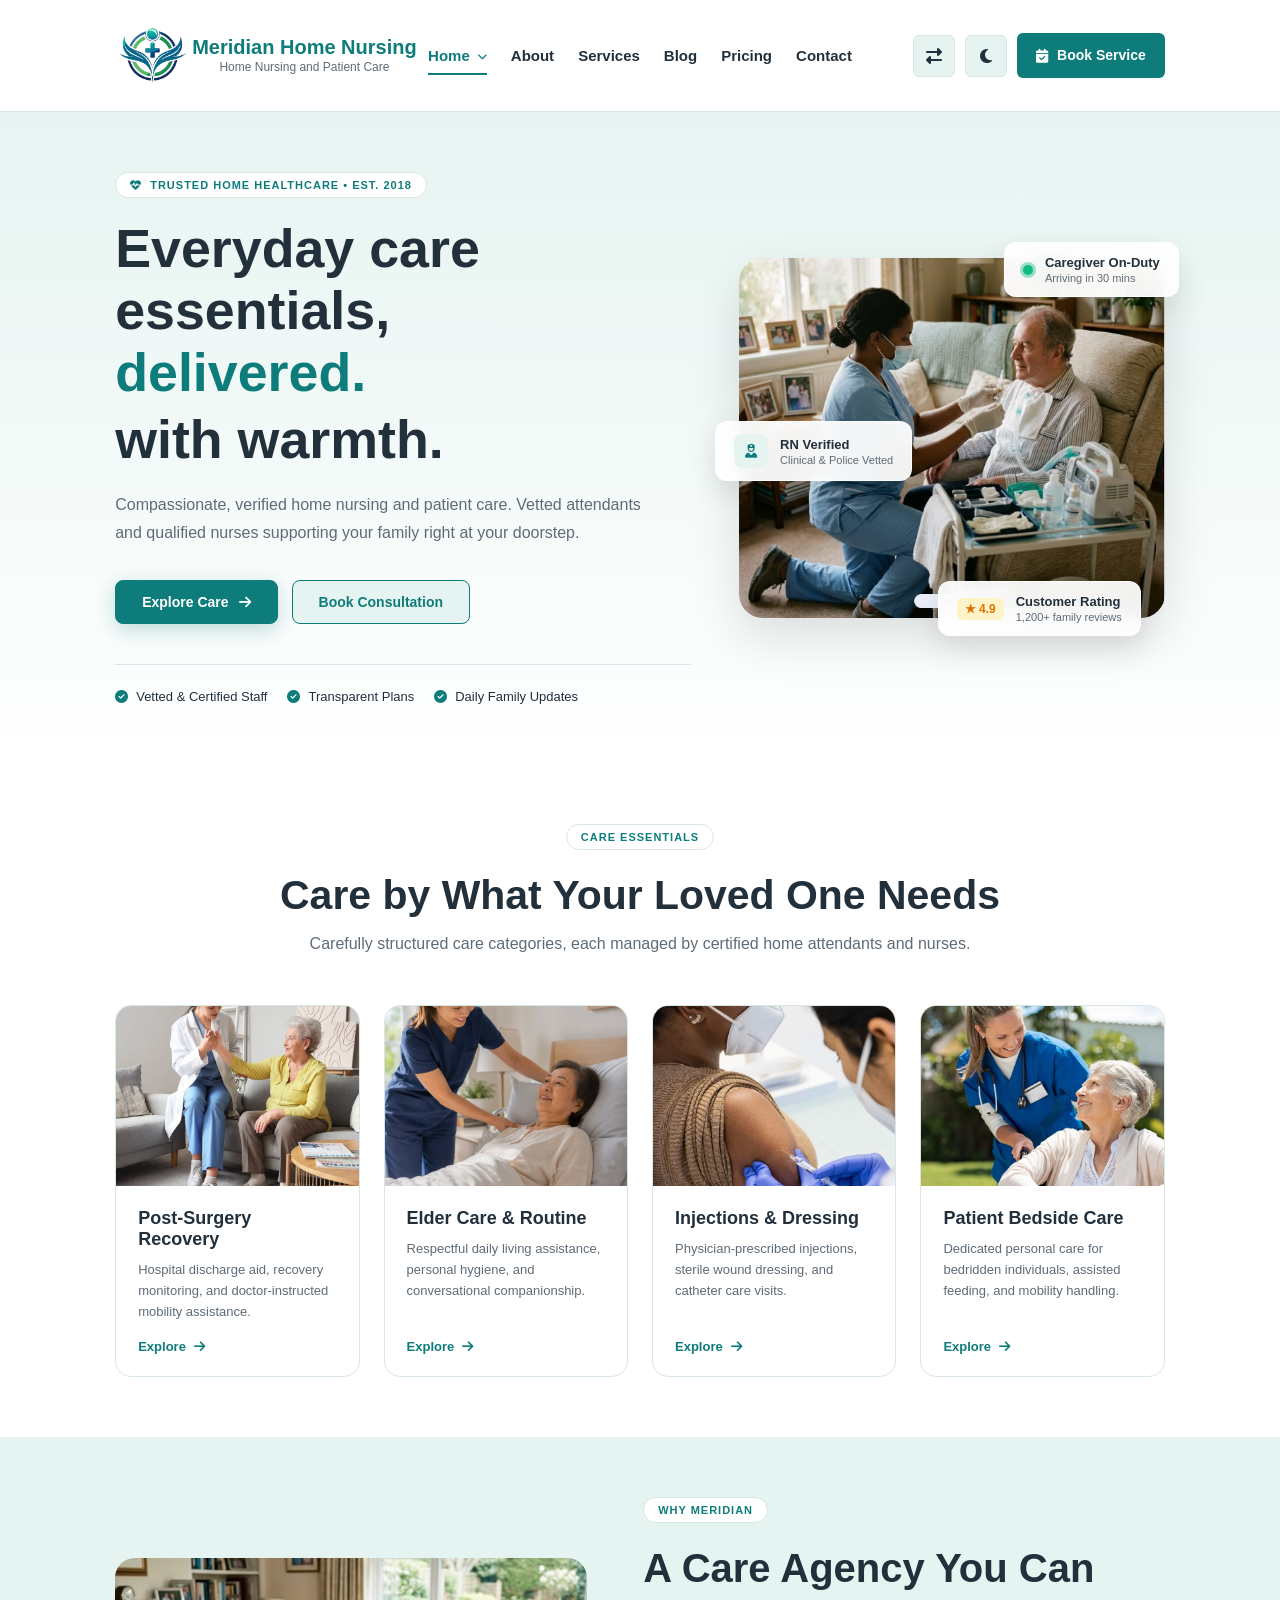
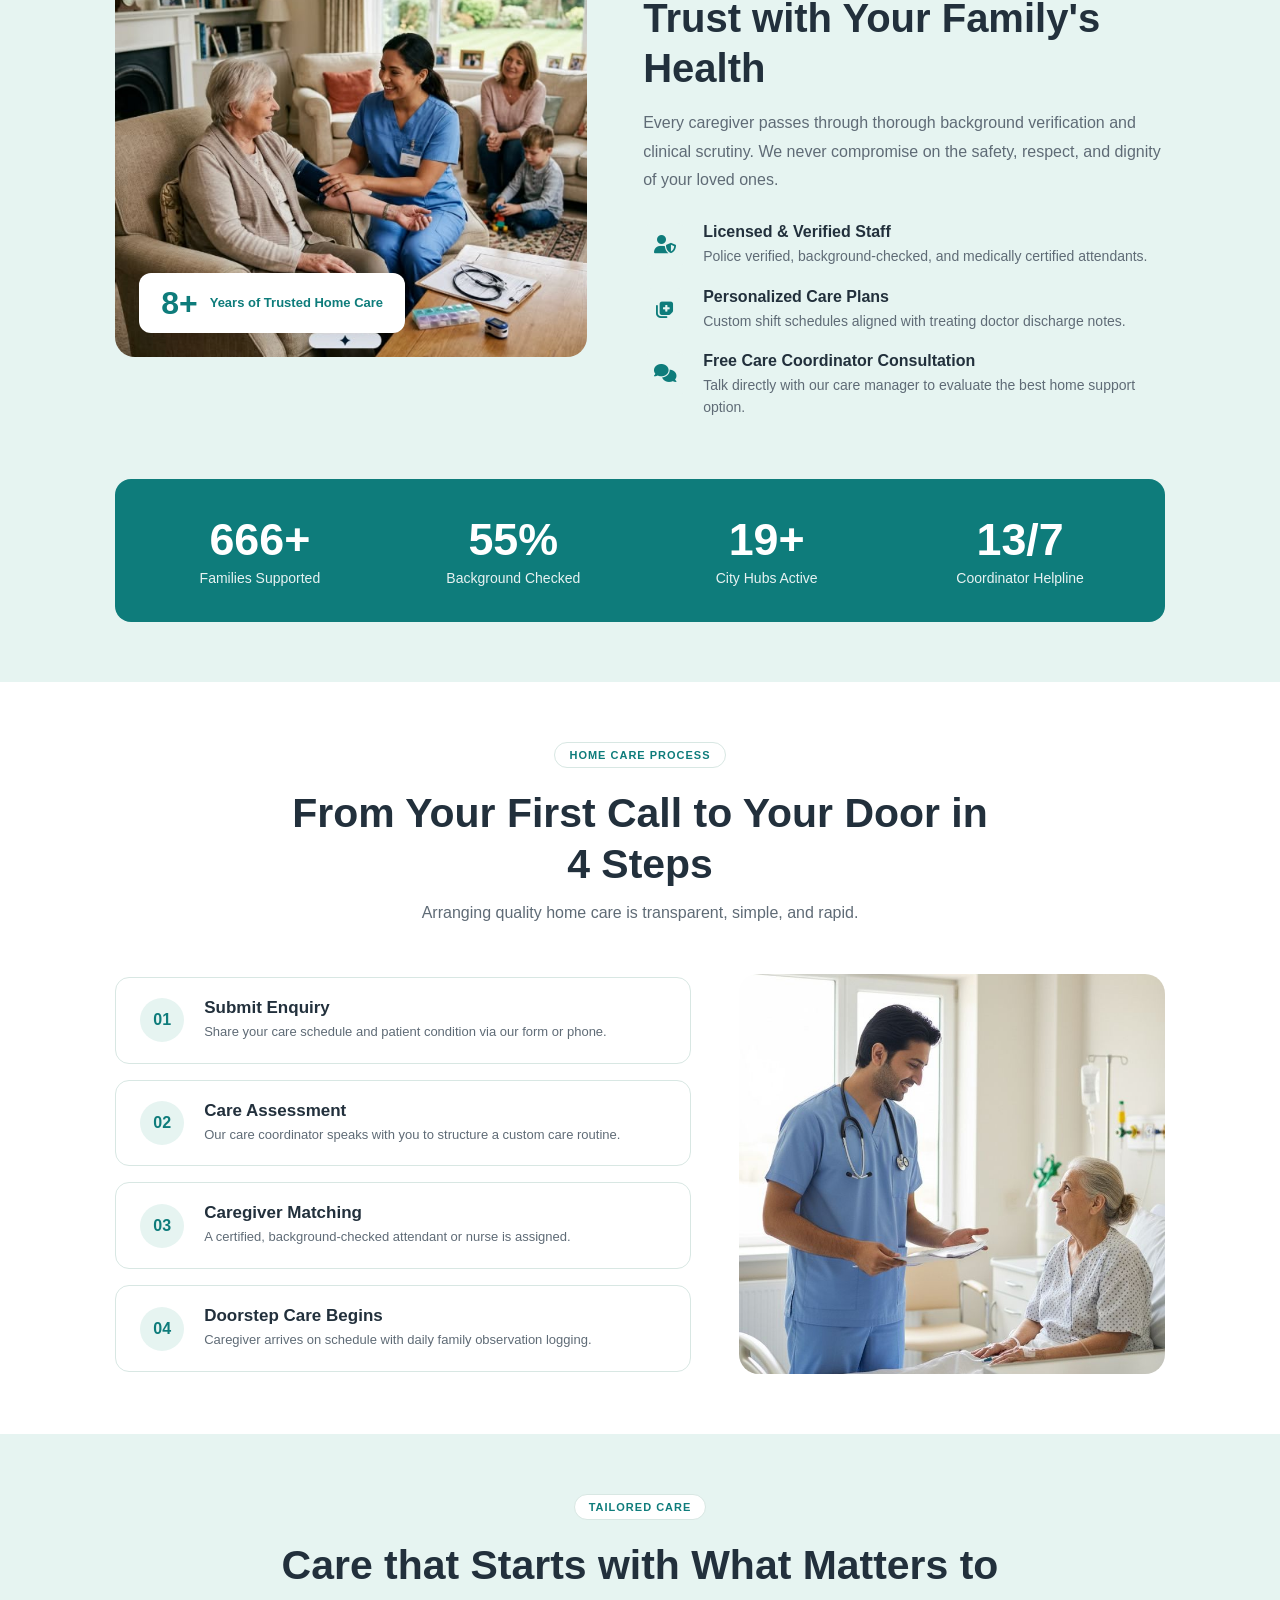
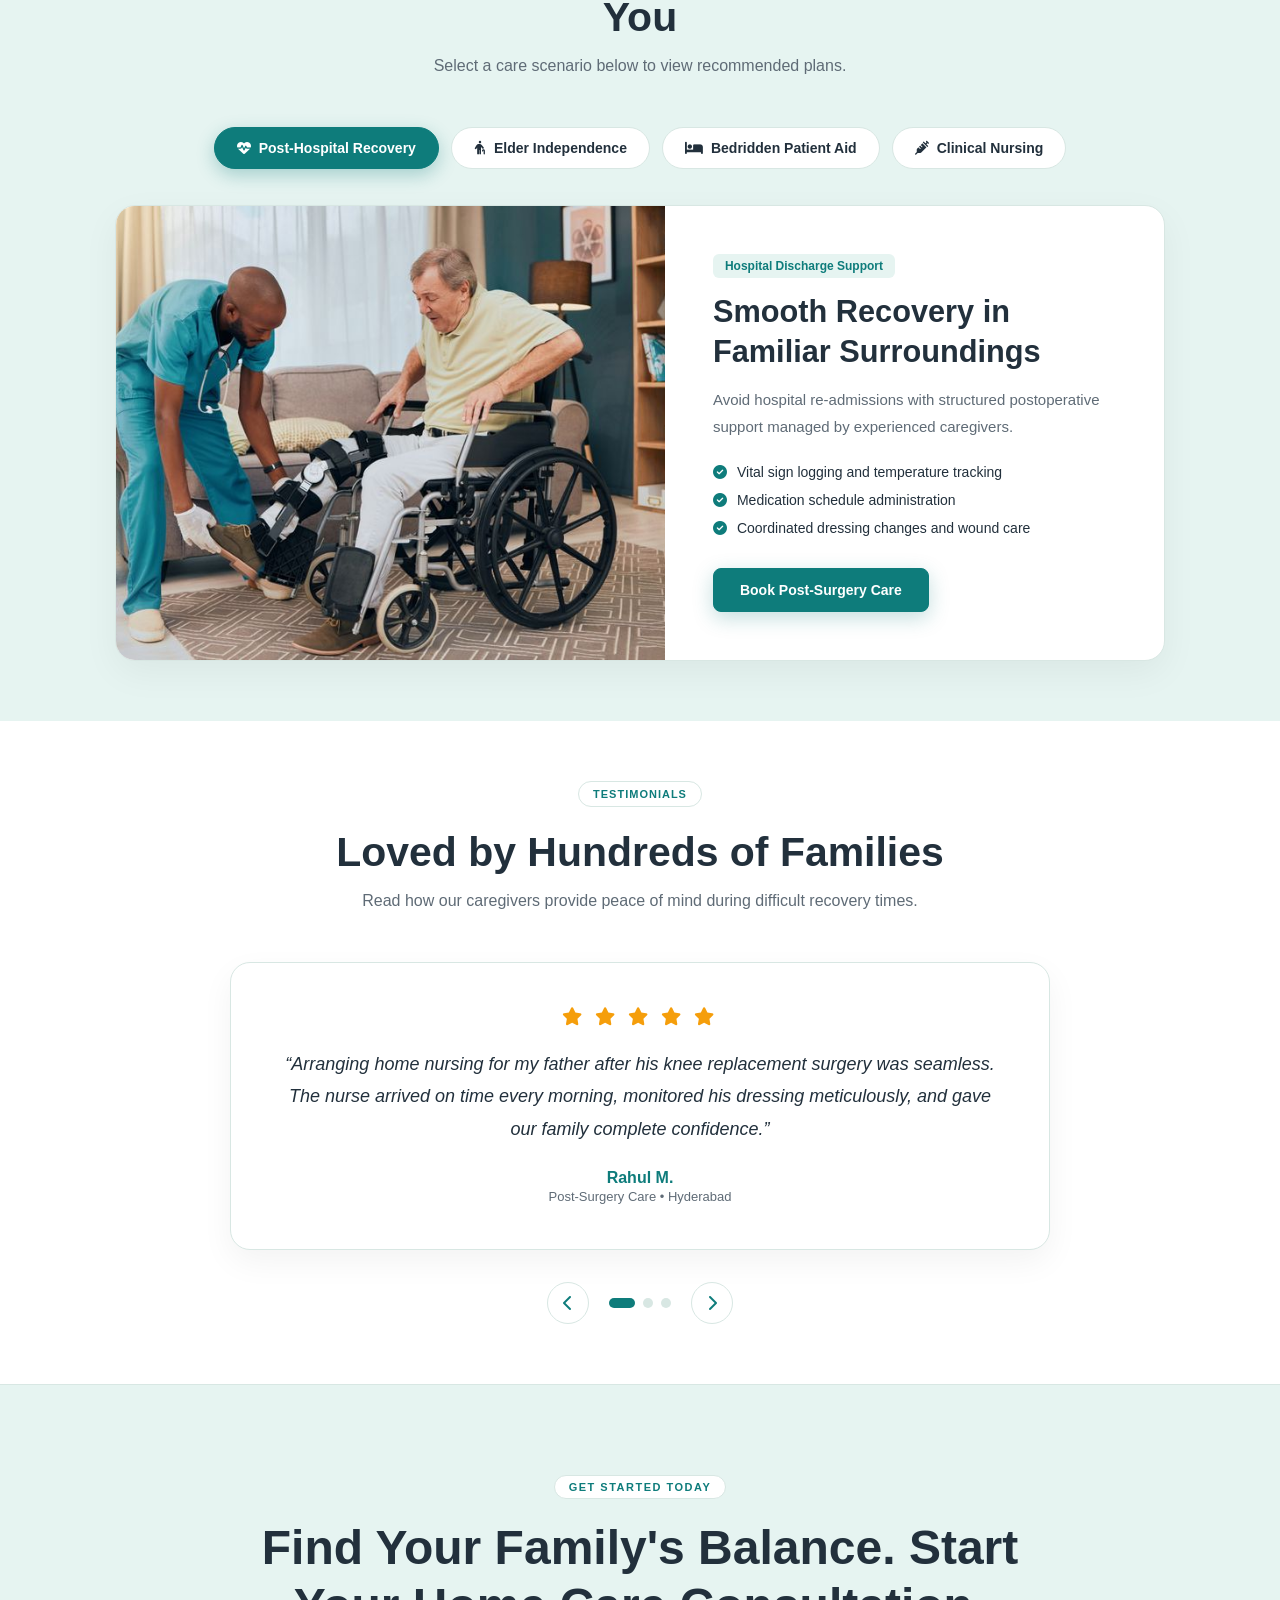
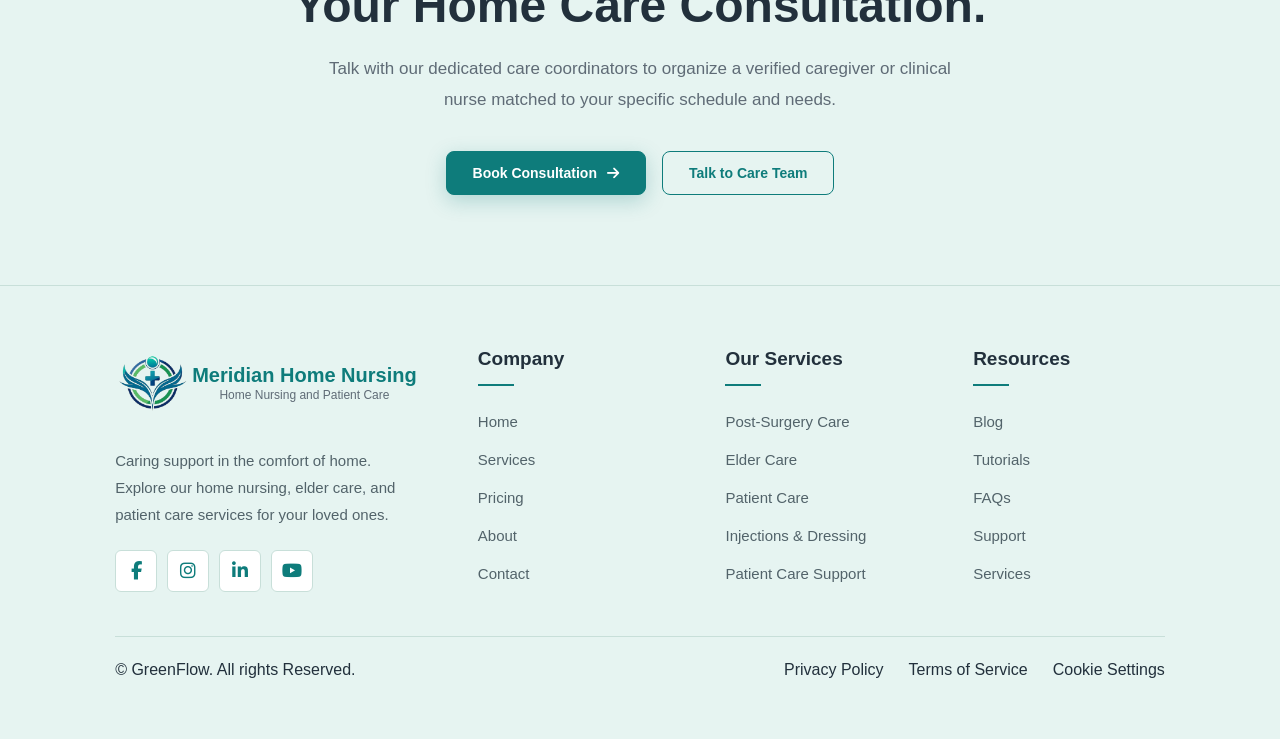
<file: index.html>
<!DOCTYPE html>
<html lang="en" dir="ltr">

<head>
    <meta charset="UTF-8">
    <meta name="viewport" content="width=device-width, initial-scale=1.0">

    <title>Home Nursing & Patient Care Agency</title>

    <!-- Font Awesome -->
    <link rel="stylesheet" href="https://cdnjs.cloudflare.com/ajax/libs/font-awesome/6.5.2/css/all.min.css">
    <link rel="icon" type="Image/png" href="Images/Headerlogo.jpg">

    <!-- Shared styles and JavaScript -->
    <link rel="stylesheet" href="header.css">
    <link rel="stylesheet" href="footer.css">
    <link rel="stylesheet" href="index.css">

</head>

<body>

    <header class="site-header">
        <div class="header-container">

            <!-- Left: Agency branding -->
            <a href="index.html" class="brand">
                <span class="brand-icon">
                    <img src="Images/Headerlogo.jpg" alt="Meridian Home Nursing logo" class="brand-logo">
                </span>

                <span class="brand-text">
                    <span class="brand-name">Meridian Home Nursing</span>
                    <span class="brand-subtitle">
                        Home Nursing and Patient Care
                    </span>
                </span>
            </a>

            <!-- Middle: Navigation -->
            <nav class="main-nav" id="mainNav" aria-label="Main navigation">
                <ul class="nav-list">

                    <li class="home-dropdown">
                        <button type="button" class="home-toggle" id="homeToggle" aria-expanded="false"
                            aria-controls="homeDropdown">
                            <span>Home</span>
                            <i class="fa-solid fa-chevron-down" aria-hidden="true"></i>
                        </button>

                        <ul class="dropdown-list" id="homeDropdown" hidden>
                            <li>
                                <a href="index.html">Classic</a>
                            </li>

                            <li>
                                <a href="home-standard.html">Standard</a>
                            </li>
                        </ul>
                    </li>
                    <li>
                        <a href="about.html">About</a>
                    </li>

                    <li>
                        <a href="services.html">Services</a>
                    </li>
                    <li>
                        <a href="blog.html">Blog</a>
                    </li>

                    <li>
                        <a href="pricing.html">Pricing</a>
                    </li>

                    <li>
                        <a href="contact.html">Contact</a>
                    </li>

                </ul>

                <!-- Mobile booking link -->
                <a href="bookserviceform.html" class="mobile-book">
                    <i class="fa-solid fa-calendar-check" aria-hidden="true"></i>
                    Book Service
                </a>
            </nav>

            <!-- Right: Header controls -->
            <div class="header-actions">

                <button type="button" class="icon-button" id="rtlToggle" aria-label="Switch to right-to-left layout"
                    aria-pressed="false" title="Switch to right-to-left layout">
                    <i class="fa-solid fa-right-left" aria-hidden="true"></i>
                </button>

                <button type="button" class="icon-button" id="darkModeToggle" aria-label="Enable dark mode"
                    aria-pressed="false" title="Enable dark mode">
                    <i class="fa-solid fa-moon" aria-hidden="true"></i>
                </button>

                <a href="bookserviceform.html" class="book-button">
                    <i class="fa-solid fa-calendar-check" aria-hidden="true"></i>
                    <span>Book Service</span>
                </a>

                <button type="button" class="icon-button menu-toggle" id="menuToggle" aria-label="Open navigation"
                    aria-expanded="false" aria-controls="mainNav">
                    <i class="fa-solid fa-bars" aria-hidden="true"></i>
                </button>

            </div>
        </div>
    </header>




    <main class="home-main">

        <!-- =======================================================
         SECTION 1: HERO (ROTATING TEXT & FLOATING GLASS CARDS)
    ======================================================= -->
        <section class="m-hero">
            <div class="m-container m-hero-container">
                <div class="m-hero-content">
                    <span class="m-hero-tag">
                        <i class="fa-solid fa-heart-pulse"></i>
                        TRUSTED HOME HEALTHCARE &bull; EST. 2018
                    </span>

                    <h1 class="m-hero-title">
                        Everyday care essentials,
                        <span class="m-rotator-wrapper">
                            <span class="m-rotating-word is-visible">delivered.</span>
                            <span class="m-rotating-word">personalized.</span>
                            <span class="m-rotating-word">trusted.</span>
                        </span>
                        <br> with warmth.
                    </h1>

                    <p class="m-hero-desc">
                        Compassionate, verified home nursing and patient care. Vetted attendants
                        and qualified nurses supporting your family right at your doorstep.
                    </p>

                    <div class="m-hero-actions">
                        <a href="services.html" class="m-btn m-btn-primary">
                            <span>Explore Care</span>
                            <i class="fa-solid fa-arrow-right"></i>
                        </a>
                        <a href="services.html" class="m-btn m-btn-secondary">
                            Book Consultation
                        </a>
                    </div>

                    <div class="m-hero-trust-bar">
                        <div class="m-trust-item">
                            <i class="fa-solid fa-circle-check"></i>
                            <span>Vetted &amp; Certified Staff</span>
                        </div>
                        <div class="m-trust-item">
                            <i class="fa-solid fa-circle-check"></i>
                            <span>Transparent Plans</span>
                        </div>
                        <div class="m-trust-item">
                            <i class="fa-solid fa-circle-check"></i>
                            <span>Daily Family Updates</span>
                        </div>
                    </div>
                </div>

                <div class="m-hero-visual">
                    <div class="m-hero-image-wrapper">
                        <img src="Images/indexpageimage2.jpeg" alt="Compassionate caregiver supporting patient at home"
                            class="m-hero-main-img" width="680" height="520">
                        <!-- Floating Card 1: Live Status -->
                        <div class="m-float-card m-float-top">
                            <span class="m-live-dot"></span>
                            <div class="m-float-text">
                                <strong>Caregiver On-Duty</strong>
                                <small>Arriving in 30 mins</small>
                            </div>
                        </div>
                        <!-- Floating Card 2: RN Verified -->
                        <div class="m-float-card m-float-mid">
                            <div class="m-float-icon"><i class="fa-solid fa-user-nurse"></i></div>
                            <div class="m-float-text">
                                <strong>RN Verified</strong>
                                <small>Clinical &amp; Police Vetted</small>
                            </div>
                        </div>
                        <!-- Floating Card 3: Rating -->
                        <div class="m-float-card m-float-bottom">
                            <div class="m-rating-badge">★ 4.9</div>
                            <div class="m-float-text">
                                <strong>Customer Rating</strong>
                                <small>1,200+ family reviews</small>
                            </div>
                        </div>
                    </div>
                </div>
            </div>
        </section>

        <!-- =======================================================
         SECTION 2: CATEGORY GRID ("CARE BY WHAT YOUR LOVED ONE NEEDS")
    ======================================================= -->
        <section class="m-section" id="categories">
            <div class="m-container">
                <div class="m-section-header">
                    <span class="m-eyebrow">CARE ESSENTIALS</span>
                    <h2>Care by What Your Loved One Needs</h2>
                    <p>Carefully structured care categories, each managed by certified home attendants and
                        nurses.</p>
                </div>

                <div class="m-cat-grid">
                    <div class="m-cat-card">
                        <div class="m-cat-img-wrap">
                            <img src="Images/indeximage3.jpeg" alt="Post-Surgery recovery at home" loading="lazy">
                        </div>
                        <div class="m-cat-info">
                            <h3>Post-Surgery Recovery</h3>
                            <p>Hospital discharge aid, recovery monitoring, and doctor-instructed mobility
                                assistance.</p>
                            <a href="services.html" class="m-cat-link">Explore <i
                                    class="fa-solid fa-arrow-right"></i></a>
                        </div>
                    </div>

                    <div class="m-cat-card">
                        <div class="m-cat-img-wrap">
                            <img src="Images/indeximage4.jpeg" alt="Elder care companionship" loading="lazy">
                        </div>
                        <div class="m-cat-info">
                            <h3>Elder Care &amp; Routine</h3>
                            <p>Respectful daily living assistance, personal hygiene, and conversational
                                companionship.</p>
                            <a href="services.html" class="m-cat-link">Explore <i
                                    class="fa-solid fa-arrow-right"></i></a>
                        </div>
                    </div>

                    <div class="m-cat-card">
                        <div class="m-cat-img-wrap">
                            <img src="Images/indeximage5.jpeg" alt="Wound dressing and injection nursing"
                                loading="lazy">
                        </div>
                        <div class="m-cat-info">
                            <h3>Injections &amp; Dressing</h3>
                            <p>Physician-prescribed injections, sterile wound dressing, and catheter care
                                visits.</p>
                            <a href="services.html" class="m-cat-link">Explore <i
                                    class="fa-solid fa-arrow-right"></i></a>
                        </div>
                    </div>

                    <div class="m-cat-card">
                        <div class="m-cat-img-wrap">
                            <img src="Images/indeximage6.jpeg" alt="Bedridden patient care support" loading="lazy">
                        </div>
                        <div class="m-cat-info">
                            <h3>Patient Bedside Care</h3>
                            <p>Dedicated personal care for bedridden individuals, assisted feeding, and mobility
                                handling.</p>
                            <a href="service-details.html#patient-care-support" class="m-cat-link">Explore <i
                                    class="fa-solid fa-arrow-right"></i></a>
                        </div>
                    </div>
                </div>
            </div>
        </section>

        <!-- =======================================================
         SECTION 3: WHY TRUST US (WITH ANIMATED COUNTERS)
    ======================================================= -->
        <section class="m-section m-soft-section" id="why-trust">
            <div class="m-container">
                <div class="m-trust-layout">
                    <div class="m-trust-visual">
                        <div class="m-trust-img-box">
                            <img src="Images/indeximage7.jpeg" alt="Verified nurse testing vital stats" loading="lazy">
                            <div class="m-trust-experience-badge">
                                <strong>8+</strong>
                                <span>Years of Trusted Home Care</span>
                            </div>
                        </div>
                    </div>

                    <div class="m-trust-content">
                        <span class="m-eyebrow">WHY MERIDIAN</span>
                        <h2>A Care Agency You Can Trust with Your Family's Health</h2>
                        <p class="m-trust-lead">
                            Every caregiver passes through thorough background verification and clinical
                            scrutiny.
                            We never compromise on the safety, respect, and dignity of your loved ones.
                        </p>

                        <div class="m-trust-features">
                            <div class="m-trust-feat-item">
                                <div class="m-feat-icon"><i class="fa-solid fa-user-shield"></i></div>
                                <div>
                                    <h4>Licensed &amp; Verified Staff</h4>
                                    <p>Police verified, background-checked, and medically certified attendants.
                                    </p>
                                </div>
                            </div>

                            <div class="m-trust-feat-item">
                                <div class="m-feat-icon"><i class="fa-solid fa-notes-medical"></i></div>
                                <div>
                                    <h4>Personalized Care Plans</h4>
                                    <p>Custom shift schedules aligned with treating doctor discharge notes.</p>
                                </div>
                            </div>

                            <div class="m-trust-feat-item">
                                <div class="m-feat-icon"><i class="fa-solid fa-comments"></i></div>
                                <div>
                                    <h4>Free Care Coordinator Consultation</h4>
                                    <p>Talk directly with our care manager to evaluate the best home support
                                        option.</p>
                                </div>
                            </div>
                        </div>
                    </div>
                </div>

                <!-- Animated Counters Bar -->
                <div class="m-counter-bar">
                    <div class="m-counter-item">
                        <div class="m-counter-num"><span class="m-count-up" data-target="1200">0</span>+</div>
                        <p class="m-counter-label">Families Supported</p>
                    </div>
                    <div class="m-counter-item">
                        <div class="m-counter-num"><span class="m-count-up" data-target="100">0</span>%</div>
                        <p class="m-counter-label">Background Checked</p>
                    </div>
                    <div class="m-counter-item">
                        <div class="m-counter-num"><span class="m-count-up" data-target="35">0</span>+</div>
                        <p class="m-counter-label">City Hubs Active</p>
                    </div>
                    <div class="m-counter-item">
                        <div class="m-counter-num"><span class="m-count-up" data-target="24">0</span>/7</div>
                        <p class="m-counter-label">Coordinator Helpline</p>
                    </div>
                </div>
            </div>
        </section>

        <!-- =======================================================
         SECTION 4: HOW CARE BEGINS IN 4 STEPS
    ======================================================= -->
        <section class="m-section" id="how-it-works">
            <div class="m-container">
                <div class="m-section-header">
                    <span class="m-eyebrow">HOME CARE PROCESS</span>
                    <h2>From Your First Call to Your Door in 4 Steps</h2>
                    <p>Arranging quality home care is transparent, simple, and rapid.</p>
                </div>

                <div class="m-process-layout">
                    <div class="m-process-steps">
                        <div class="m-process-card is-active">
                            <span class="m-step-num">01</span>
                            <div class="m-step-info">
                                <h4>Submit Enquiry</h4>
                                <p>Share your care schedule and patient condition via our form or phone.</p>
                            </div>
                        </div>

                        <div class="m-process-card">
                            <span class="m-step-num">02</span>
                            <div class="m-step-info">
                                <h4>Care Assessment</h4>
                                <p>Our care coordinator speaks with you to structure a custom care routine.</p>
                            </div>
                        </div>

                        <div class="m-process-card">
                            <span class="m-step-num">03</span>
                            <div class="m-step-info">
                                <h4>Caregiver Matching</h4>
                                <p>A certified, background-checked attendant or nurse is assigned.</p>
                            </div>
                        </div>

                        <div class="m-process-card">
                            <span class="m-step-num">04</span>
                            <div class="m-step-info">
                                <h4>Doorstep Care Begins</h4>
                                <p>Caregiver arrives on schedule with daily family observation logging.</p>
                            </div>
                        </div>
                    </div>

                    <div class="m-process-visual">
                        <img src="Images/indeximage8.jpeg" alt="Meridian care team coordination" loading="lazy">
                    </div>
                </div>
            </div>
        </section>

        <!-- =======================================================
         SECTION 5: INTERACTIVE CONDITION TABS ("CARE BY NEED")
    ======================================================= -->
        <section class="m-section m-soft-section" id="care-by-condition">
            <div class="m-container">
                <div class="m-section-header">
                    <span class="m-eyebrow">TAILORED CARE</span>
                    <h2>Care that Starts with What Matters to You</h2>
                    <p>Select a care scenario below to view recommended plans.</p>
                </div>

                <!-- Tab Switcher Navigation -->
                <div class="m-tab-nav" role="tablist">
                    <button type="button" class="m-tab-pill is-active" data-tab="tab-recovery" role="tab"
                        aria-selected="true">
                        <i class="fa-solid fa-heart-pulse"></i> Post-Hospital Recovery
                    </button>
                    <button type="button" class="m-tab-pill" data-tab="tab-senior" role="tab" aria-selected="false">
                        <i class="fa-solid fa-person-cane"></i> Elder Independence
                    </button>
                    <button type="button" class="m-tab-pill" data-tab="tab-bedridden" role="tab" aria-selected="false">
                        <i class="fa-solid fa-bed"></i> Bedridden Patient Aid
                    </button>
                    <button type="button" class="m-tab-pill" data-tab="tab-nursing" role="tab" aria-selected="false">
                        <i class="fa-solid fa-syringe"></i> Clinical Nursing
                    </button>
                </div>

                <!-- Tab Panels Container -->
                <div class="m-tab-container">
                    <!-- Panel 1 -->
                    <div class="m-tab-panel is-active" id="tab-recovery" role="tabpanel">
                        <div class="m-tab-panel-grid">
                            <div class="m-tab-image">
                                <img src="Images/indeximage9.jpeg" alt="Post-surgery recovery caregiver" loading="lazy">
                            </div>
                            <div class="m-tab-info">
                                <span class="m-tab-badge">Hospital Discharge Support</span>
                                <h3>Smooth Recovery in Familiar Surroundings</h3>
                                <p>Avoid hospital re-admissions with structured postoperative support managed by
                                    experienced caregivers.</p>
                                <ul class="m-tab-checklist">
                                    <li><i class="fa-solid fa-circle-check"></i> Vital sign logging and
                                        temperature tracking</li>
                                    <li><i class="fa-solid fa-circle-check"></i> Medication schedule
                                        administration</li>
                                    <li><i class="fa-solid fa-circle-check"></i> Coordinated dressing changes
                                        and wound care</li>
                                </ul>
                                <a href="bookserviceform.html" class="m-btn m-btn-primary">Book Post-Surgery
                                    Care</a>
                            </div>
                        </div>
                    </div>

                    <!-- Panel 2 -->
                    <div class="m-tab-panel" id="tab-senior" role="tabpanel">
                        <div class="m-tab-panel-grid">
                            <div class="m-tab-image">
                                <img src="Images/indeximage10.jpeg" alt="Elder care companion assistance"
                                    loading="lazy">
                            </div>
                            <div class="m-tab-info">
                                <span class="m-tab-badge">Elder Living Support</span>
                                <h3>Maintaining Senior Dignity &amp; Routines</h3>
                                <p>Support your aging parents with reliable companionship, grooming aid, and
                                    safety observation.</p>
                                <ul class="m-tab-checklist">
                                    <li><i class="fa-solid fa-circle-check"></i> Assistance with bathing,
                                        grooming &amp; daily mobility</li>
                                    <li><i class="fa-solid fa-circle-check"></i> Conversational companionship
                                        &amp; mental stimulation</li>
                                    <li><i class="fa-solid fa-circle-check"></i> Safe fall prevention and
                                        walking guidance</li>
                                </ul>
                                <a href="bookserviceform.html" class="m-btn m-btn-primary">Book Elder Care</a>
                            </div>
                        </div>
                    </div>
                    
                    <!-- Panel 3 -->
                    <div class="m-tab-panel" id="tab-bedridden" role="tabpanel">
                        <div class="m-tab-panel-grid">
                            <div class="m-tab-image">
                                <img src="Images/indeximage9.jpeg" alt="Bedridden patient assistance" loading="lazy">
                            </div>
                            <div class="m-tab-info">
                                <span class="m-tab-badge">Dedicated Bedside Aid</span>
                                <h3>Attentive Care for Immobile Loved Ones</h3>
                                <p>Full-spectrum support for individuals needing around-the-clock physical
                                    handling and personal care.</p>
                                <ul class="m-tab-checklist">
                                    <li><i class="fa-solid fa-circle-check"></i> Regular body repositioning to
                                        prevent bedsores</li>
                                    <li><i class="fa-solid fa-circle-check"></i> Complete hygiene, sponge bath
                                        &amp; diaper changes</li>
                                    <li><i class="fa-solid fa-circle-check"></i> Assisted feeding and hydration
                                        monitoring</li>
                                </ul>
                                <a href="bookserviceform.html" class="m-btn m-btn-primary">Book Patient
                                    Support</a>
                            </div>
                        </div>
                    </div>
                    

                    <!-- Panel 4 -->
                    <div class="m-tab-panel" id="tab-nursing" role="tabpanel">
                        <div class="m-tab-panel-grid">
                            <div class="m-tab-image">
                                <img src="Images/indeximage12.jpeg" alt="Clinical home nursing procedures"
                                    loading="lazy">
                            </div>
                            <div class="m-tab-info">
                                <span class="m-tab-badge">Qualified Nursing Staff</span>
                                <h3>Physician-Prescribed Clinical Procedures</h3>
                                <p>Sterile and certified home clinical interventions delivered without visiting
                                    crowded hospital wards.</p>
                                <ul class="m-tab-checklist">
                                    <li><i class="fa-solid fa-circle-check"></i> Intramuscular &amp;
                                        subcutaneous injections</li>
                                    <li><i class="fa-solid fa-circle-check"></i> Surgical, diabetic and burn
                                        wound dressing</li>
                                    <li><i class="fa-solid fa-circle-check"></i> Catheter and IV infusion
                                        management</li>
                                </ul>
                                <a href="bookserviceform.html" class="m-btn m-btn-primary">Book Clinical
                                    Nurse</a>
                            </div>
                        </div>
                    </div>
                </div>
            </div>
        </section>

        <!-- =======================================================
         SECTION 6: FAMILY REVIEWS SLIDER
    ======================================================= -->
        <section class="m-section" id="reviews">
            <div class="m-container">
                <div class="m-section-header">
                    <span class="m-eyebrow">TESTIMONIALS</span>
                    <h2>Loved by Hundreds of Families</h2>
                    <p>Read how our caregivers provide peace of mind during difficult recovery times.</p>
                </div>

                <div class="m-slider-container">
                    <div class="m-slide is-active">
                        <div class="m-slide-card">
                            <div class="m-slide-stars"><i class="fa-solid fa-star"></i>
                                <i class="fa-solid fa-star"></i>
                                <i class="fa-solid fa-star"></i>
                                <i class="fa-solid fa-star"></i>
                                <i class="fa-solid fa-star"></i>
                            </div>
                            <blockquote class="m-slide-quote">
                                &ldquo;Arranging home nursing for my father after his knee replacement surgery
                                was seamless.
                                The nurse arrived on time every morning, monitored his dressing meticulously,
                                and gave our
                                family complete confidence.&rdquo;
                            </blockquote>
                            <div class="m-slide-author">
                                <strong>Rahul M.</strong>
                                <span>Post-Surgery Care &bull; Hyderabad</span>
                            </div>
                        </div>
                    </div>

                    <div class="m-slide">
                        <div class="m-slide-card">
                            <div class="m-slide-stars"><i class="fa-solid fa-star"></i>
                                <i class="fa-solid fa-star"></i>
                                <i class="fa-solid fa-star"></i>
                                <i class="fa-solid fa-star"></i>
                                <i class="fa-solid fa-star"></i>
                            </div>
                            <blockquote class="m-slide-quote">
                                &ldquo;Our elder care attendant is treated like a member of our family. Her
                                patience, warmth,
                                and careful assistance with my mother's mobility has made an incredible
                                difference in her daily mood.&rdquo;
                            </blockquote>
                            <div class="m-slide-author">
                                <strong>Ananya K.</strong>
                                <span>Elder Care Support &bull; Secunderabad</span>
                            </div>
                        </div>
                    </div>

                    <div class="m-slide">
                        <div class="m-slide-card">
                            <div class="m-slide-stars"><i class="fa-solid fa-star"></i>
                                <i class="fa-solid fa-star"></i>
                                <i class="fa-solid fa-star"></i>
                                <i class="fa-solid fa-star"></i>
                                <i class="fa-solid fa-star"></i>
                            </div>
                            <blockquote class="m-slide-quote">
                                &ldquo;Having certified nurses visit at home for daily injections treated and
                                wound
                                dressing saved us
                                from making daily trips to the hospital. Truly incredible compassionate
                                attendant is treated
                                service.&rdquo;
                            </blockquote>
                            <div class="m-slide-author">
                                <strong>Priya S.</strong>
                                <span>Nursing Visits &bull; Hyderabad</span>
                            </div>
                        </div>
                    </div>

                    <!-- Slider Arrows & Dots -->
                    <div class="m-slider-controls">
                        <button type="button" class="m-slider-arrow" id="sliderPrev" aria-label="Previous review">
                            <i class="fa-solid fa-chevron-left"></i>
                        </button>
                        <div class="m-slider-dots" id="sliderDots">
                            <span class="m-dot is-active" data-index="0"></span>
                            <span class="m-dot" data-index="1"></span>
                            <span class="m-dot" data-index="2"></span>
                        </div>
                        <button type="button" class="m-slider-arrow" id="sliderNext" aria-label="Next review">
                            <i class="fa-solid fa-chevron-right"></i>
                        </button>
                    </div>
                </div>
            </div>
        </section>

        <!-- =======================================================
         SECTION 7: FINAL CALL TO ACTION (PRIMARY & SECONDARY BUTTONS)
    ======================================================= -->
        <section class="m-cta-banner">
            <div class="m-container">
                <div class="m-cta-inner">
                    <span class="m-cta-tag">GET STARTED TODAY</span>
                    <h2>Find Your Family's Balance. Start Your Home Care Consultation.</h2>
                    <p>
                        Talk with our dedicated care coordinators to organize a verified caregiver or clinical
                        nurse
                        matched to your specific schedule and needs.
                    </p>

                    <div class="m-cta-buttons">
                        <!-- Primary Button -->
                        <a href="bookserviceform.html" class="m-btn m-btn-primary">
                            <span>Book Consultation</span>
                            <i class="fa-solid fa-arrow-right"></i>
                        </a>
                        <!-- Secondary Button -->
                        <a href="contact.html#help-section" class="m-btn m-btn-secondary">
                            Talk to Care Team
                        </a>
                    </div>


                </div>
            </div>
        </section>

    </main>

    <!-- Footer -->
    <footer class="site-footer">
        <div class="footer-container">

            <!-- Agency information -->
            <div class="footer-about">
                <a href="index.html" class="brand">
                    <span class="brand-icon">
                        <img src="Images/Headerlogo.jpg" alt="Meridian Home Nursing logo" class="brand-logo">
                    </span>

                    <span class="brand-text">
                        <span class="brand-name">Meridian Home Nursing</span>
                        <span class="brand-subtitle">
                            Home Nursing and Patient Care
                        </span>
                    </span>
                </a>

                <p class="footer-description">
                    Caring support in the comfort of home. Explore our home
                    nursing, elder care, and patient care services for your
                    loved ones.
                </p>

                <!-- Demo placeholders: add real profile URLs to enable -->
                <div class="footer-socials" aria-label="Social media">
                    <a class="footer-social-link" role="link" aria-disabled="true"
                        aria-label="Facebook — profile link coming soon" title="Facebook — coming soon">
                        <i class="fa-brands fa-facebook-f" aria-hidden="true"></i>
                    </a>

                    <a class="footer-social-link" role="link" aria-disabled="true"
                        aria-label="Instagram — profile link coming soon" title="Instagram — coming soon">
                        <i class="fa-brands fa-instagram" aria-hidden="true"></i>
                    </a>

                    <a class="footer-social-link" role="link" aria-disabled="true"
                        aria-label="LinkedIn — profile link coming soon" title="LinkedIn — coming soon">
                        <i class="fa-brands fa-linkedin-in" aria-hidden="true"></i>
                    </a>

                    <a class="footer-social-link" role="link" aria-disabled="true"
                        aria-label="YouTube — profile link coming soon" title="YouTube — coming soon">
                        <i class="fa-brands fa-youtube" aria-hidden="true"></i>
                    </a>
                </div>
            </div>

            <!-- Company -->
            <nav class="footer-column" aria-label="Footer navigation">
                <h2 class="footer-heading">Company</h2>

                <ul class="footer-links">
                    <li>
                        <a href="index.html">Home</a>
                    </li>

                    <li>
                        <a href="services.html">Services</a>
                    </li>

                    <li>
                        <a href="pricing.html">Pricing</a>
                    </li>

                    <li>
                        <a href="about.html">About</a>
                    </li>

                    <li>
                        <a href="contact.html">Contact</a>
                    </li>
                </ul>
            </nav>

            <!-- Services -->
            <nav class="footer-column" aria-label="Care services">
                <h2 class="footer-heading">Our Services</h2>

                <ul class="footer-links">
                    <li>
                        <a href="services.html">Post-Surgery Care</a>
                    </li>

                    <li>
                        <a href="services.html">Elder Care</a>
                    </li>
                    <li>
                        <a href="services.html">Patient Care</a>
                    </li>

                    <li>
                        <a href="services.html">Injections &amp; Dressing</a>
                    </li>

                    <li>
                        <a href="services.html">Patient Care Support</a>
                    </li>
                </ul>
            </nav>
            <!-- Resources -->
            <nav class="footer-column" aria-label="Care services">
                <h2 class="footer-heading">Resources</h2>

                <ul class="footer-links">
                    <li>
                        <a href="blog.html">Blog</a>
                    </li>
                    <li>
                        <a href="#">Tutorials</a>
                    </li>

                    <li>
                        <a href="contact.html">FAQs</a>
                    </li>

                    <li>
                        <a href="contact.html">Support</a>
                    </li>

                    <li>
                        <a href="services.html">Services</a>
                    </li>
                </ul>
            </nav>

        </div>
        <div>
            <div class="footer-bottom">
                <div>&copy; GreenFlow. All rights Reserved.</div>
                <div class="footer-bottom-nav">
                    <a href="#">Privacy Policy</a>
                    <a href="#">Terms of Service</a>
                    <a href="#">Cookie Settings</a>
                </div>
            </div>
        </div>


    </footer>
    <script src="header.js"></script>
    <script src="index.js"></script>

</body>

</html>
</file>
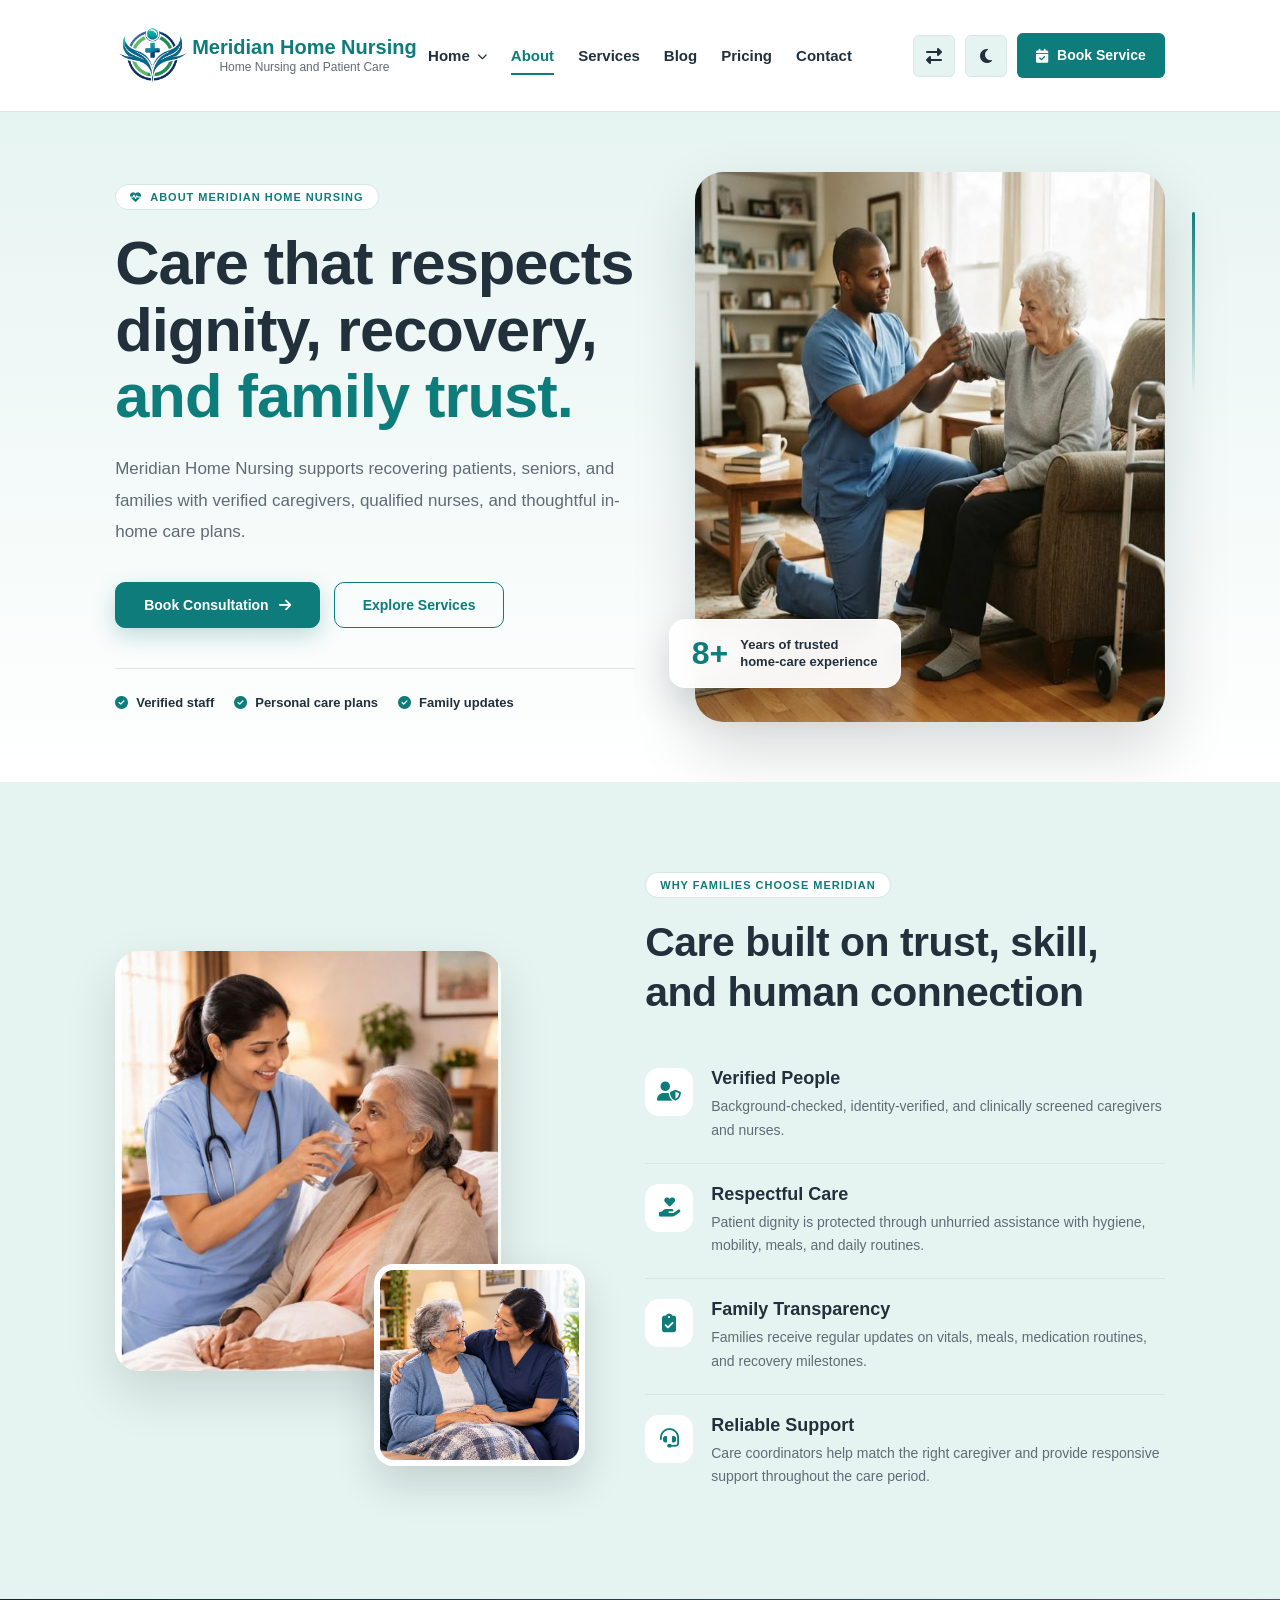
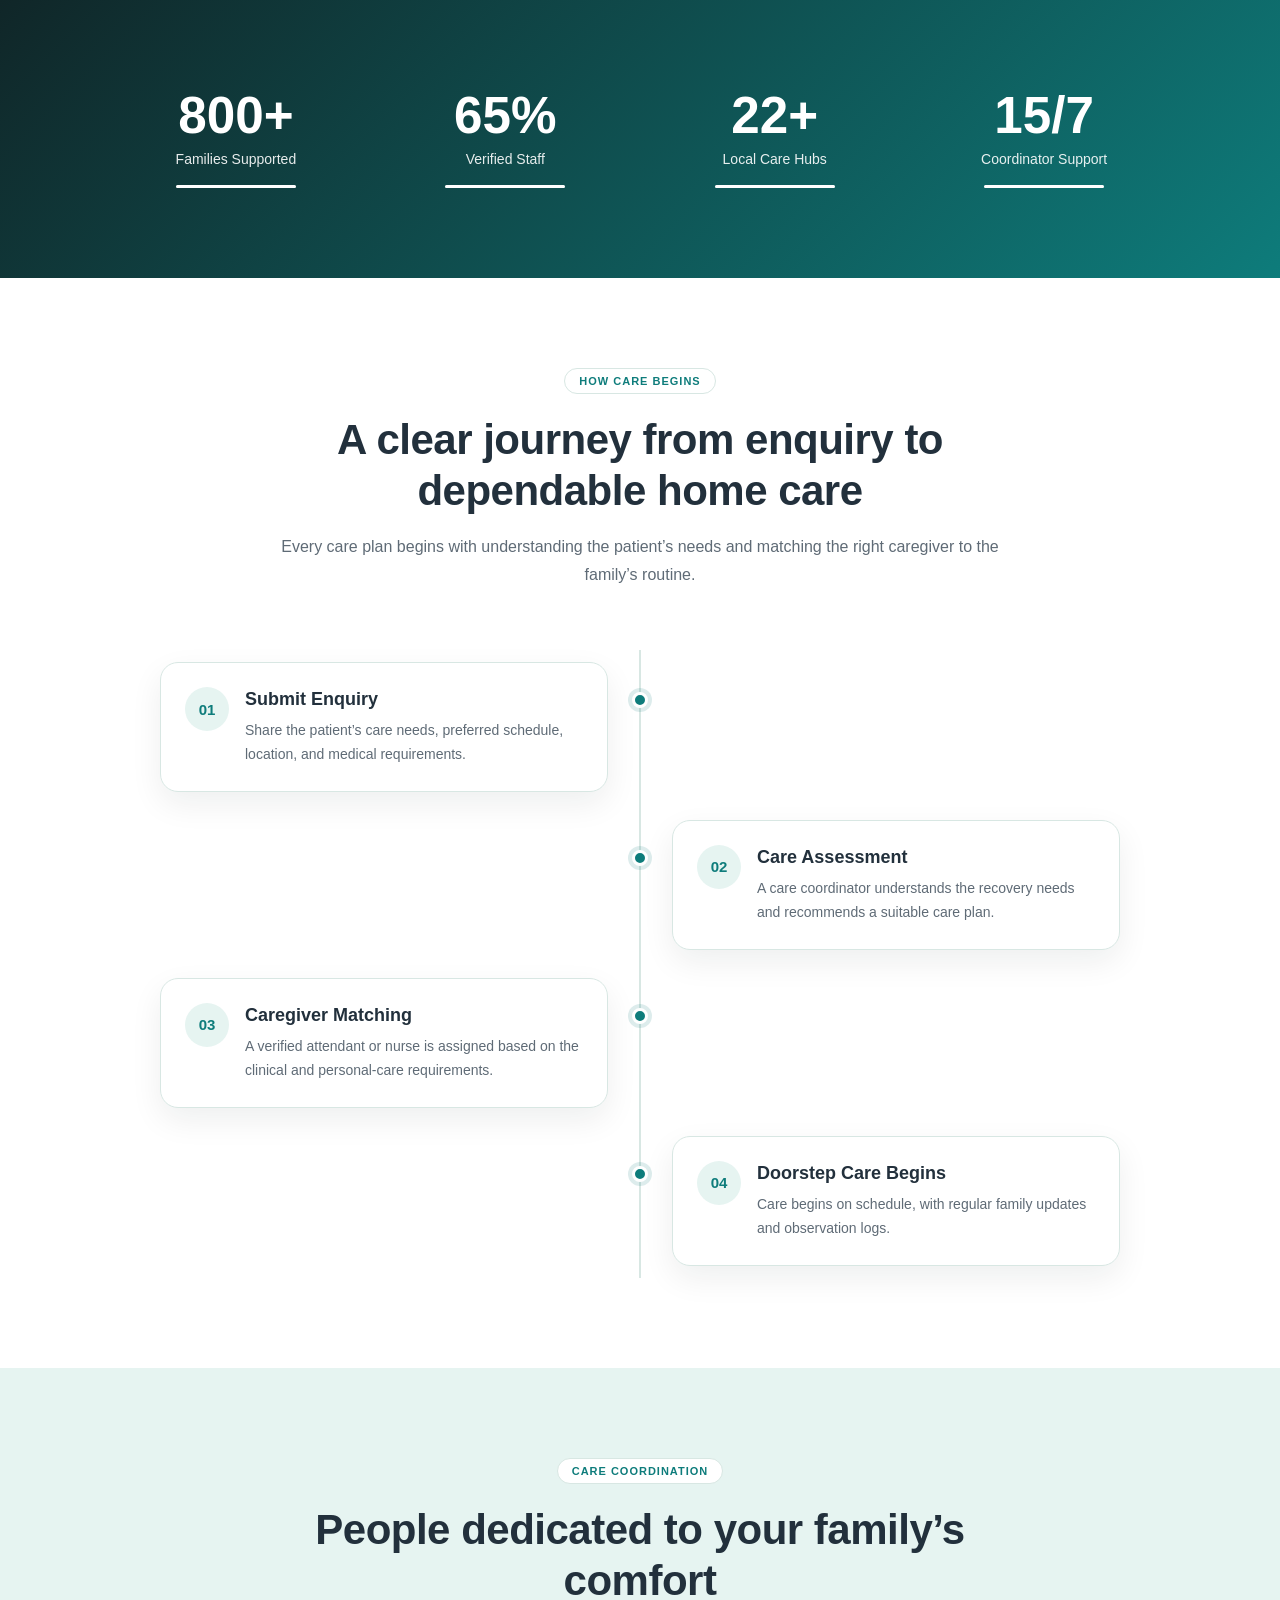
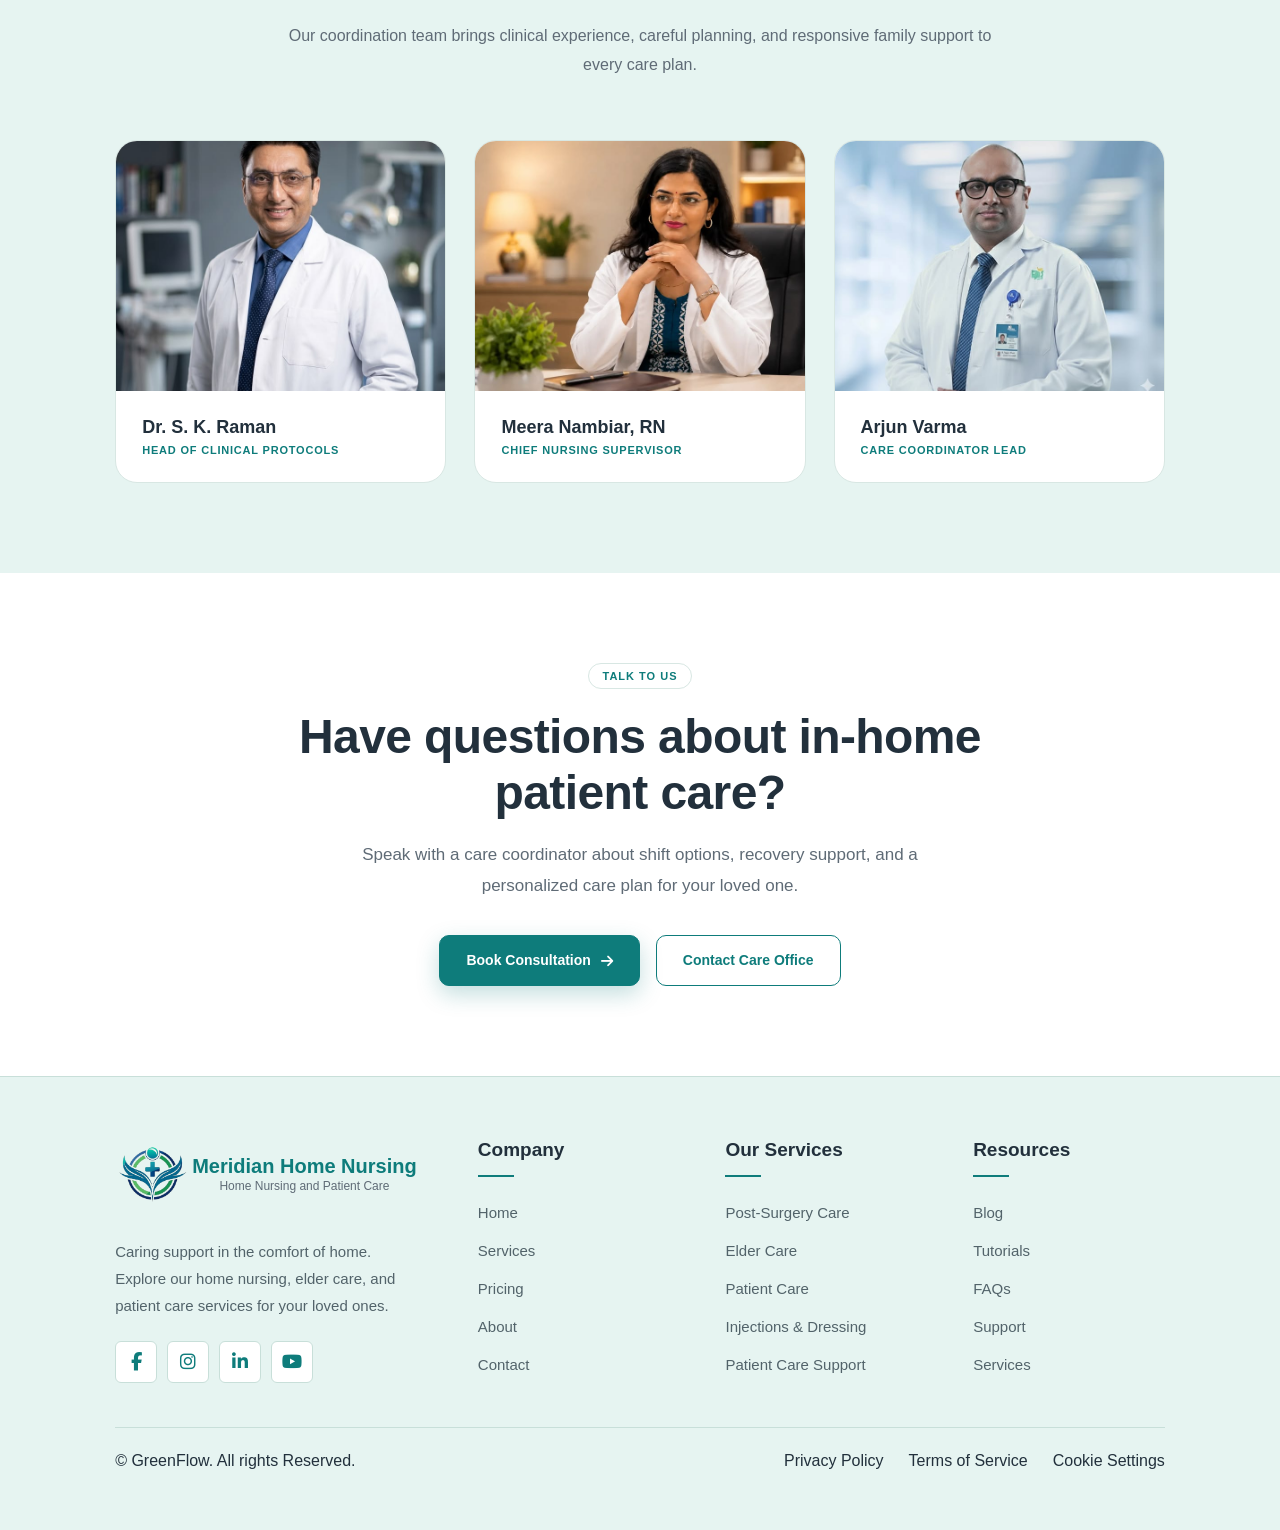
<file: about.html>
<!DOCTYPE html>
<html lang="en" dir="ltr">

<head>
    <meta charset="UTF-8">
    <meta name="viewport" content="width=device-width, initial-scale=1.0">
    <title>About Us | Meridian Home Nursing &amp; Patient Care</title>
    <meta name="description"
        content="Meridian Home Nursing provides verified caregivers, qualified nurses, and personalized in-home patient care with dignity and transparency.">

    <link rel="stylesheet" href="about.css">
    <link rel="stylesheet" href="https://cdnjs.cloudflare.com/ajax/libs/font-awesome/6.5.1/css/all.min.css">
    <link rel="icon" type="Image/png" href="Images/Headerlogo.jpg">
    <link rel="stylesheet" href="header.css">
    <link rel="stylesheet" href="footer.css">


</head>

<body>

    <header class="site-header">
        <div class="header-container">

            <!-- Left: Agency branding -->
            <a href="index.html" class="brand">
                <span class="brand-icon">
                    <img src="Images/Headerlogo.jpg" alt="Meridian Home Nursing logo" class="brand-logo">
                </span>

                <span class="brand-text">
                    <span class="brand-name">Meridian Home Nursing</span>
                    <span class="brand-subtitle">
                        Home Nursing and Patient Care
                    </span>
                </span>
            </a>

            <!-- Middle: Navigation -->
            <nav class="main-nav" id="mainNav" aria-label="Main navigation">
                <ul class="nav-list">

                    <li class="home-dropdown">
                        <button type="button" class="home-toggle" id="homeToggle" aria-expanded="false"
                            aria-controls="homeDropdown">
                            <span>Home</span>
                            <i class="fa-solid fa-chevron-down" aria-hidden="true"></i>
                        </button>

                        <ul class="dropdown-list" id="homeDropdown" hidden>
                            <li>
                                <a href="index.html">Classic</a>
                            </li>

                            <li>
                                <a href="home-standard.html">Standard</a>
                            </li>
                        </ul>
                    </li>
                    <li>
                        <a href="about.html">About</a>
                    </li>

                    <li>
                        <a href="services.html">Services</a>
                    </li>
                    <li>
                        <a href="blog.html">Blog</a>
                    </li>

                    <li>
                        <a href="pricing.html">Pricing</a>
                    </li>

                    <li>
                        <a href="contact.html">Contact</a>
                    </li>

                </ul>

                <!-- Mobile booking link -->
                <a href="bookserviceform.html" class="mobile-book">
                    <i class="fa-solid fa-calendar-check" aria-hidden="true"></i>
                    Book Service
                </a>
            </nav>

            <!-- Right: Header controls -->
            <div class="header-actions">

                <button type="button" class="icon-button" id="rtlToggle" aria-label="Switch to right-to-left layout"
                    aria-pressed="false" title="Switch to right-to-left layout">
                    <i class="fa-solid fa-right-left" aria-hidden="true"></i>
                </button>

                <button type="button" class="icon-button" id="darkModeToggle" aria-label="Enable dark mode"
                    aria-pressed="false" title="Enable dark mode">
                    <i class="fa-solid fa-moon" aria-hidden="true"></i>
                </button>

                <a href="bookserviceform.html" class="book-button">
                    <i class="fa-solid fa-calendar-check" aria-hidden="true"></i>
                    <span>Book Service</span>
                </a>

                <button type="button" class="icon-button menu-toggle" id="menuToggle" aria-label="Open navigation"
                    aria-expanded="false" aria-controls="mainNav">
                    <i class="fa-solid fa-bars" aria-hidden="true"></i>
                </button>

            </div>
        </div>
    </header>

    <main class="about-page">

        <!-- =======================================================
         SECTION 1: EDITORIAL ABOUT HERO
    ======================================================= -->
        <section class="about-hero">
            <div class="about-hero-grid">

                <div class="about-hero-content about-reveal">
                    <span class="about-eyebrow">
                        <i class="fa-solid fa-heart-pulse"></i>
                        ABOUT MERIDIAN HOME NURSING
                    </span>

                    <h1 class="about-hero-title">
                        <span class="about-line">Care that respects</span>
                        <span class="about-line">dignity, recovery,</span>
                        <span class="about-line about-accent">and family trust.</span>
                    </h1>

                    <p class="about-hero-text">
                        Meridian Home Nursing supports recovering patients, seniors, and families
                        with verified caregivers, qualified nurses, and thoughtful in-home care plans.
                    </p>

                    <div class="about-hero-actions">
                        <a href="bookserviceform.html" class="m-btn m-btn-primary">
                            <span>Book Consultation</span>
                            <i class="fa-solid fa-arrow-right"></i>
                        </a>

                        <a href="services.html" class="m-btn m-btn-secondary">
                            Explore Services
                        </a>
                    </div>

                    <div class="about-hero-trust">
                        <div class="about-trust-item">
                            <i class="fa-solid fa-circle-check"></i>
                            <span>Verified staff</span>
                        </div>

                        <div class="about-trust-item">
                            <i class="fa-solid fa-circle-check"></i>
                            <span>Personal care plans</span>
                        </div>

                        <div class="about-trust-item">
                            <i class="fa-solid fa-circle-check"></i>
                            <span>Family updates</span>
                        </div>
                    </div>
                </div>

                <div class="about-hero-visual about-reveal">
                    <div class="about-hero-image-panel">
                        <img src="Images/aboutpageimage3.jpeg" alt="Caregiver supporting an elderly patient at home">

                        <div class="about-hero-badge">
                            <strong>8+</strong>
                            <span>Years of trusted<br>home-care experience</span>
                        </div>
                    </div>

                    <span class="about-hero-line" aria-hidden="true"></span>
                </div>

            </div>
        </section>


        <!-- =======================================================
         SECTION 3: STORY + VALUES
    ======================================================= -->
        <section class="about-story" id="our-story">
            <div class="about-story-grid">

                <div class="about-story-visual about-reveal">
                    <div class="about-story-main-image">
                        <img src="Images/aboutpageimage1.jpeg" alt="Nurse monitoring an elderly patient at home">
                    </div>

                    <div class="about-story-small-image">
                        <img src="Images/aboutpageimage2.jpeg" alt="Meridian care coordination team">
                    </div>
                </div>

                <div class="about-story-values">
                    <span class="about-eyebrow">WHY FAMILIES CHOOSE MERIDIAN</span>

                    <h2>Care built on trust, skill, and human connection</h2>

                    <div class="about-value-item">
                        <div class="about-value-icon">
                            <i class="fa-solid fa-user-shield"></i>
                        </div>

                        <div>
                            <h3>Verified People</h3>
                            <p>
                                Background-checked, identity-verified, and clinically screened
                                caregivers and nurses.
                            </p>
                        </div>
                    </div>

                    <div class="about-value-item">
                        <div class="about-value-icon">
                            <i class="fa-solid fa-hand-holding-heart"></i>
                        </div>

                        <div>
                            <h3>Respectful Care</h3>
                            <p>
                                Patient dignity is protected through unhurried assistance with
                                hygiene, mobility, meals, and daily routines.
                            </p>
                        </div>
                    </div>

                    <div class="about-value-item">
                        <div class="about-value-icon">
                            <i class="fa-solid fa-clipboard-check"></i>
                        </div>

                        <div>
                            <h3>Family Transparency</h3>
                            <p>
                                Families receive regular updates on vitals, meals, medication
                                routines, and recovery milestones.
                            </p>
                        </div>
                    </div>

                    <div class="about-value-item">
                        <div class="about-value-icon">
                            <i class="fa-solid fa-headset"></i>
                        </div>

                        <div>
                            <h3>Reliable Support</h3>
                            <p>
                                Care coordinators help match the right caregiver and provide
                                responsive support throughout the care period.
                            </p>
                        </div>
                    </div>
                </div>

            </div>
        </section>

        <!-- =======================================================
         SECTION 4: DARK TRUST BAND
    ======================================================= -->
        <section class="about-trust-band">
            <div class="about-metrics">

                <div class="about-metric about-reveal">
                    <div class="about-metric-number">
                        <span class="m-count-up" data-target="1200">0</span>+
                    </div>
                    <p>Families Supported</p>
                    <span class="about-metric-line"></span>
                </div>

                <div class="about-metric about-reveal">
                    <div class="about-metric-number">
                        <span class="m-count-up" data-target="100">0</span>%
                    </div>
                    <p>Verified Staff</p>
                    <span class="about-metric-line"></span>
                </div>

                <div class="about-metric about-reveal">
                    <div class="about-metric-number">
                        <span class="m-count-up" data-target="35">0</span>+
                    </div>
                    <p>Local Care Hubs</p>
                    <span class="about-metric-line"></span>
                </div>

                <div class="about-metric about-reveal">
                    <div class="about-metric-number">
                        <span class="m-count-up" data-target="24">0</span>/7
                    </div>
                    <p>Coordinator Support</p>
                    <span class="about-metric-line"></span>
                </div>

            </div>
        </section>

        <!-- =======================================================
         SECTION 5: CARE JOURNEY TIMELINE
    ======================================================= -->
        <section class="about-journey" id="care-journey">
            <div class="about-section-heading about-reveal">
                <span class="about-eyebrow">HOW CARE BEGINS</span>

                <h2>A clear journey from enquiry to dependable home care</h2>

                <p>
                    Every care plan begins with understanding the patient’s needs and matching
                    the right caregiver to the family’s routine.
                </p>
            </div>

            <div class="about-timeline">
                <div class="about-timeline-item left">
                    <div class="about-timeline-card">
                        <span class="about-step-number">01</span>

                        <div>
                            <h3>Submit Enquiry</h3>
                            <p>
                                Share the patient’s care needs, preferred schedule, location,
                                and medical requirements.
                            </p>
                        </div>
                    </div>
                </div>

                <div class="about-timeline-item right">
                    <div class="about-timeline-card">
                        <span class="about-step-number">02</span>

                        <div>
                            <h3>Care Assessment</h3>
                            <p>
                                A care coordinator understands the recovery needs and recommends
                                a suitable care plan.
                            </p>
                        </div>
                    </div>
                </div>

                <div class="about-timeline-item left">
                    <div class="about-timeline-card">
                        <span class="about-step-number">03</span>

                        <div>
                            <h3>Caregiver Matching</h3>
                            <p>
                                A verified attendant or nurse is assigned based on the clinical
                                and personal-care requirements.
                            </p>
                        </div>
                    </div>
                </div>

                <div class="about-timeline-item right">
                    <div class="about-timeline-card">
                        <span class="about-step-number">04</span>

                        <div>
                            <h3>Doorstep Care Begins</h3>
                            <p>
                                Care begins on schedule, with regular family updates and
                                observation logs.
                            </p>
                        </div>
                    </div>
                </div>
            </div>
        </section>

        <!-- =======================================================
         SECTION 6: CARE TEAM
    ======================================================= -->
        <section class="about-team" id="team">
            <div class="about-section-heading about-reveal">
                <span class="about-eyebrow">CARE COORDINATION</span>

                <h2>People dedicated to your family’s comfort</h2>

                <p>
                    Our coordination team brings clinical experience, careful planning, and
                    responsive family support to every care plan.
                </p>
            </div>

            <div class="about-team-grid">

                <article class="about-team-card about-reveal">
                    <div class="about-team-image">
                        <img src="Images/aboutpageimage4.jpeg" alt="Clinical supervisor portrait">

                        <div class="about-team-overlay">
                            <span>Clinical protocols, nurse training, and hospital-to-home transitions.</span>
                        </div>
                    </div>

                    <div class="about-team-info">
                        <h4>Dr. S. K. Raman</h4>
                        <span class="about-team-role">Head of Clinical Protocols</span>
                    </div>
                </article>

                <article class="about-team-card about-reveal">
                    <div class="about-team-image">
                        <img src="Images/aboutpageimage5.jpeg" alt="Nursing supervisor portrait">

                        <div class="about-team-overlay">
                            <span>Postoperative recovery, wound care, and infection-control practices.</span>
                        </div>
                    </div>

                    <div class="about-team-info">
                        <h4>Meera Nambiar, RN</h4>
                        <span class="about-team-role">Chief Nursing Supervisor</span>
                    </div>
                </article>

                <article class="about-team-card about-reveal">
                    <div class="about-team-image">
                        <img src="Images/aboutpageimage6.jpeg" alt="Care coordinator portrait">

                        <div class="about-team-overlay">
                            <span>Caregiver onboarding, shift planning, and family coordination.</span>
                        </div>
                    </div>

                    <div class="about-team-info">
                        <h4>Arjun Varma</h4>
                        <span class="about-team-role">Care Coordinator Lead</span>
                    </div>
                </article>

            </div>
        </section>

        <!-- =======================================================
         SECTION 7: CLOSING CTA
    ======================================================= -->
        <section class="about-cta">
            <div class="about-cta-inner about-reveal">
                <span class="about-eyebrow">TALK TO US</span>

                <h2>Have questions about in-home patient care?</h2>

                <p>
                    Speak with a care coordinator about shift options, recovery support, and a
                    personalized care plan for your loved one.
                </p>

                <div class="about-cta-actions">
                    <a href="bookserviceform.html" class="m-btn m-btn-primary">
                        <span>Book Consultation</span>
                        <i class="fa-solid fa-arrow-right"></i>
                    </a>

                    <a href="contact.html" class="m-btn m-btn-secondary">
                        Contact Care Office
                    </a>
                </div>


            </div>
        </section>


    </main>

    <!-- Footer -->
    <footer class="site-footer">
        <div class="footer-container">

            <!-- Agency information -->
            <div class="footer-about">
                <a href="index.html" class="brand">
                    <span class="brand-icon">
                        <img src="Images/Headerlogo.jpg" alt="Meridian Home Nursing logo" class="brand-logo">
                    </span>

                    <span class="brand-text">
                        <span class="brand-name">Meridian Home Nursing</span>
                        <span class="brand-subtitle">
                            Home Nursing and Patient Care
                        </span>
                    </span>
                </a>

                <p class="footer-description">
                    Caring support in the comfort of home. Explore our home
                    nursing, elder care, and patient care services for your
                    loved ones.
                </p>

                <!-- Demo placeholders: add real profile URLs to enable -->
                <div class="footer-socials" aria-label="Social media">
                    <a class="footer-social-link" role="link" aria-disabled="true"
                        aria-label="Facebook — profile link coming soon" title="Facebook — coming soon">
                        <i class="fa-brands fa-facebook-f" aria-hidden="true"></i>
                    </a>

                    <a class="footer-social-link" role="link" aria-disabled="true"
                        aria-label="Instagram — profile link coming soon" title="Instagram — coming soon">
                        <i class="fa-brands fa-instagram" aria-hidden="true"></i>
                    </a>

                    <a class="footer-social-link" role="link" aria-disabled="true"
                        aria-label="LinkedIn — profile link coming soon" title="LinkedIn — coming soon">
                        <i class="fa-brands fa-linkedin-in" aria-hidden="true"></i>
                    </a>

                    <a class="footer-social-link" role="link" aria-disabled="true"
                        aria-label="YouTube — profile link coming soon" title="YouTube — coming soon">
                        <i class="fa-brands fa-youtube" aria-hidden="true"></i>
                    </a>
                </div>
            </div>

            <!-- Company -->
            <nav class="footer-column" aria-label="Footer navigation">
                <h2 class="footer-heading">Company</h2>

                <ul class="footer-links">
                    <li>
                        <a href="index.html">Home</a>
                    </li>

                    <li>
                        <a href="services.html">Services</a>
                    </li>

                    <li>
                        <a href="pricing.html">Pricing</a>
                    </li>

                    <li>
                        <a href="about.html">About</a>
                    </li>

                    <li>
                        <a href="contact.html">Contact</a>
                    </li>
                </ul>
            </nav>

            <!-- Services -->
            <nav class="footer-column" aria-label="Care services">
                <h2 class="footer-heading">Our Services</h2>

                <ul class="footer-links">
                    <li>
                        <a href="services.html">Post-Surgery Care</a>
                    </li>

                    <li>
                        <a href="services.html">Elder Care</a>
                    </li>

                    <li>
                        <a href="services.html">Patient Care</a>
                    </li>

                    <li>
                        <a href="services.html">Injections &amp; Dressing</a>
                    </li>

                    <li>
                        <a href="services.html">Patient Care Support</a>
                    </li>
                </ul>
            </nav>
            <!-- Resources -->
            <nav class="footer-column" aria-label="Care services">
                <h2 class="footer-heading">Resources</h2>

                <ul class="footer-links">
                    <li>
                        <a href="blog.html">Blog</a>
                    </li>
                    <li>
                        <a href="#">Tutorials</a>
                    </li>

                    <li>
                        <a href="contact.html">FAQs</a>
                    </li>

                    <li>
                        <a href="contact.html">Support</a>
                    </li>

                    <li>
                        <a href="services.html">Services</a>
                    </li>
                </ul>
            </nav>

        </div>
        <div>
            <div class="footer-bottom">
                <div>&copy; GreenFlow. All rights Reserved.</div>
                <div class="footer-bottom-nav">
                    <a href="#">Privacy Policy</a>
                    <a href="#">Terms of Service</a>
                    <a href="#">Cookie Settings</a>
                </div>
            </div>
        </div>

    </footer>

    <script src="header.js"></script>
    <script src="about.js"></script>
    
</body>

</html>
</file>
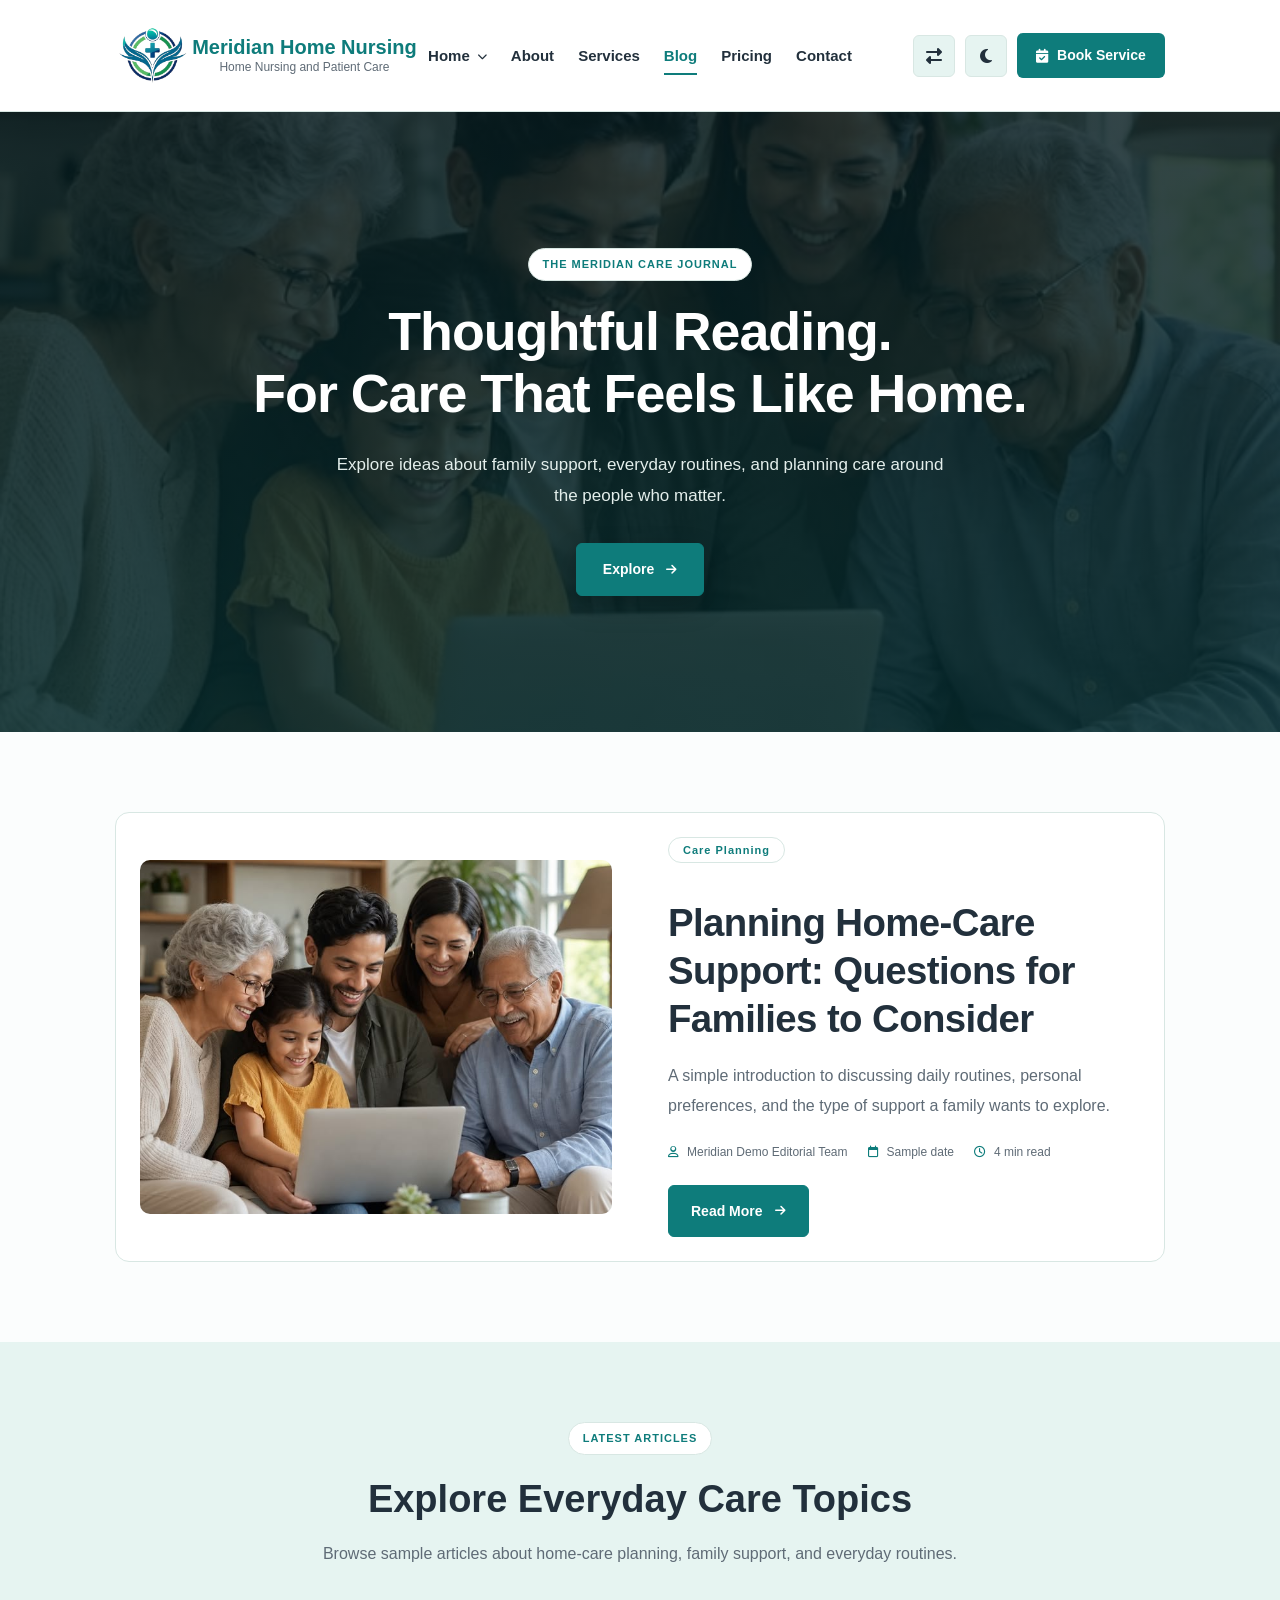
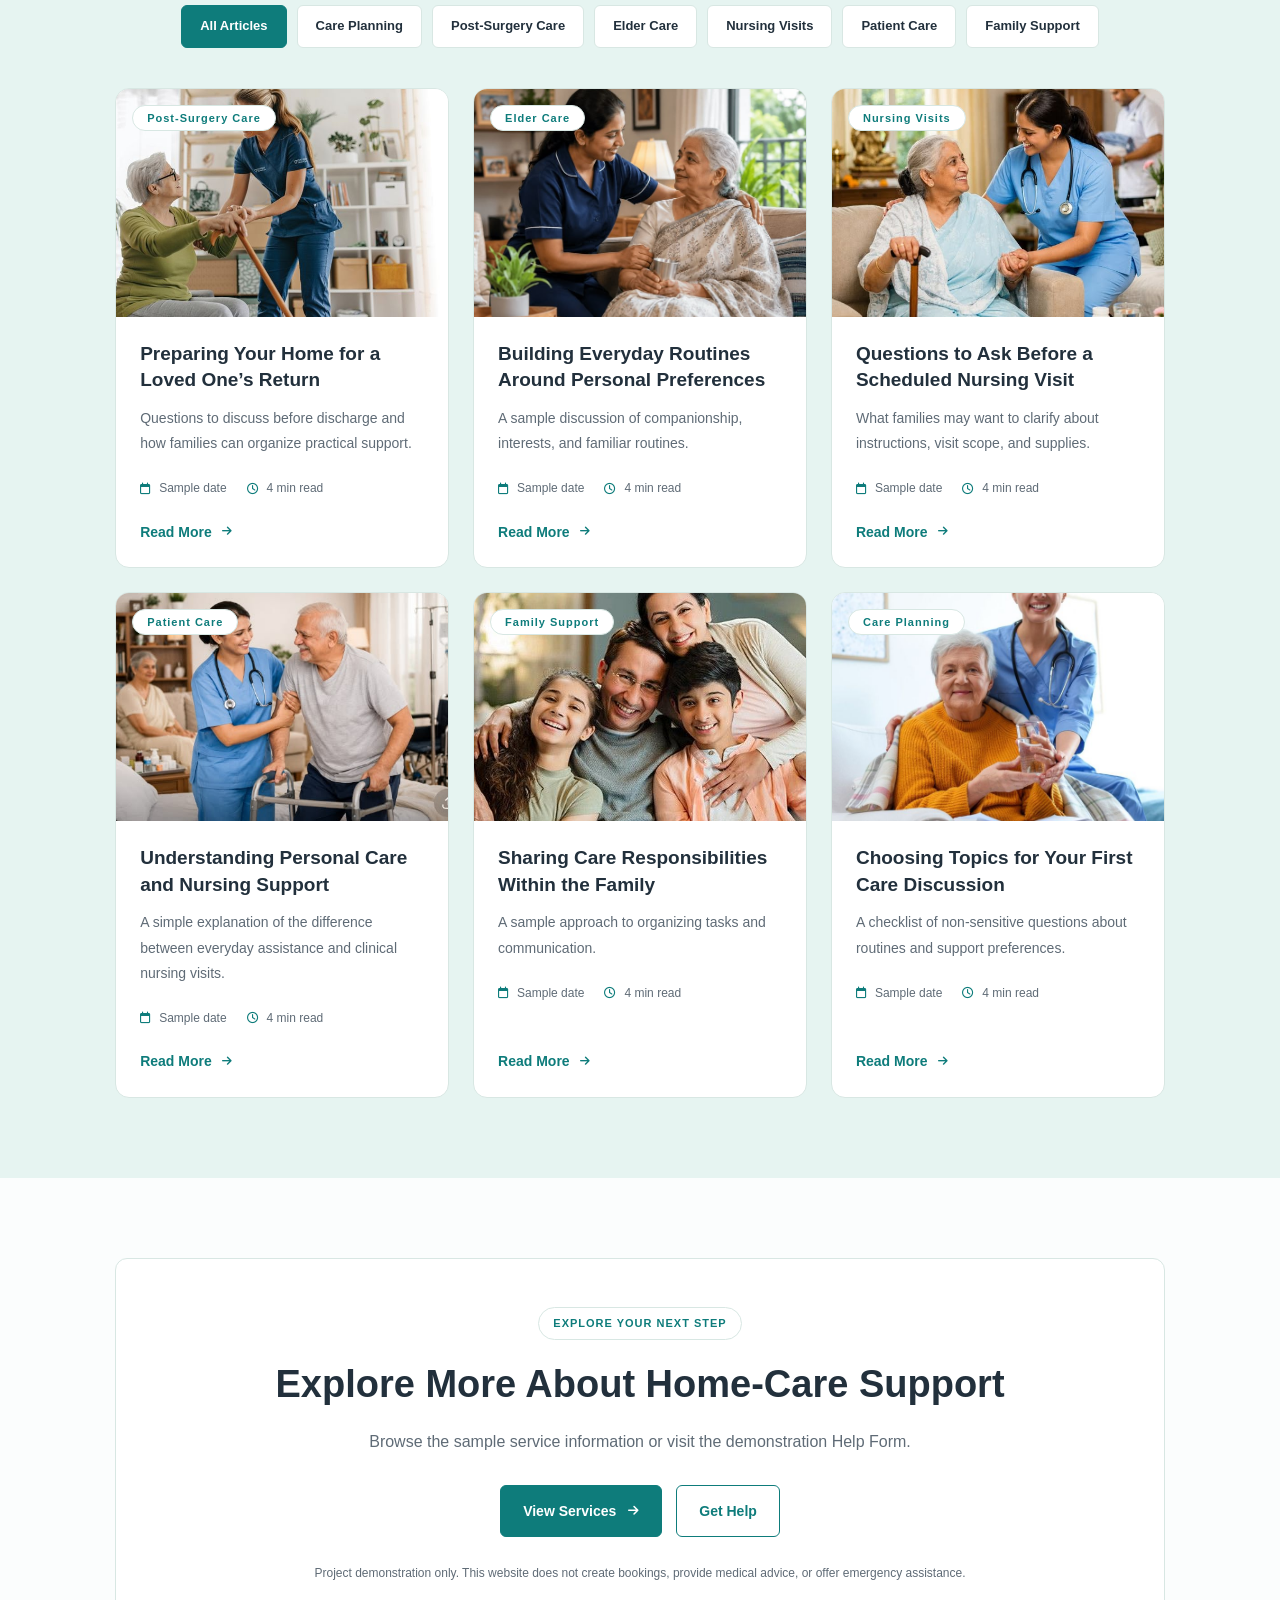
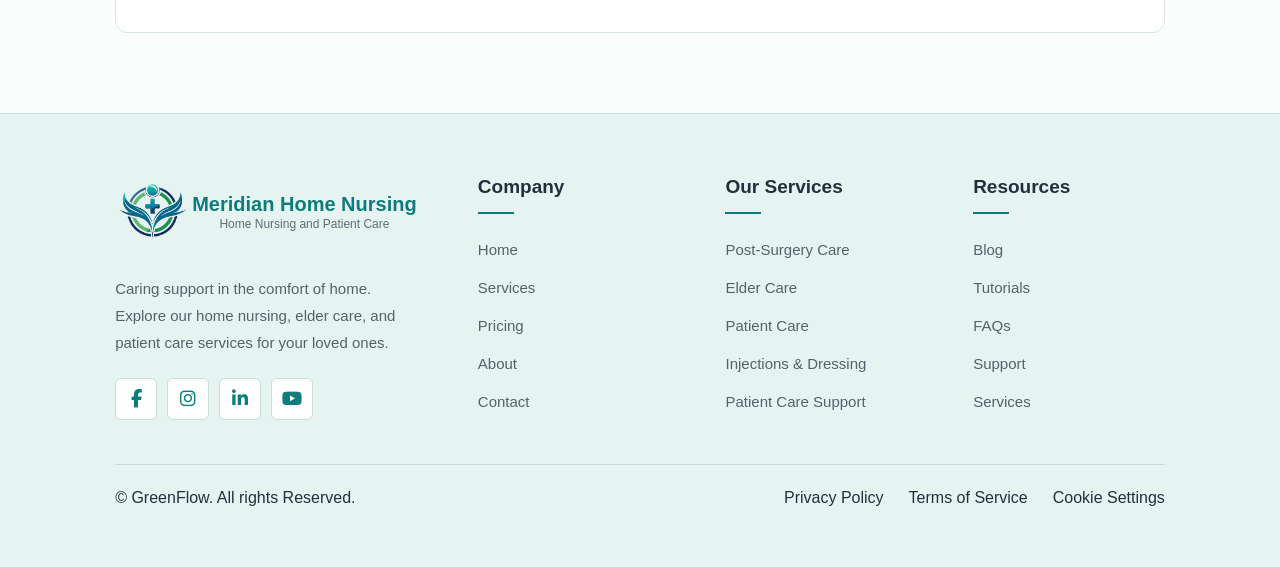
<file: blog.html>
<!DOCTYPE html>
<html lang="en">

<head>
    <meta charset="UTF-8">
    <meta name="viewport" content="width=device-width, initial-scale=1.0">
    <title>Blog page Home Nursing </title>
    <link rel="stylesheet" href="header.css">
    <link rel="stylesheet" href="footer.css">
    <link rel="stylesheet" href="https://cdnjs.cloudflare.com/ajax/libs/font-awesome/6.5.2/css/all.min.css">
    <link rel="icon" type="Image/png" href="Images/Headerlogo.jpg">
    <link rel="stylesheet" href="blog.css">
</head>

<body>
    <header class="site-header">
        <div class="header-container">

            <!-- Left: Agency branding -->
            <a href="index.html" class="brand">
                <span class="brand-icon">
                    <img src="Images/Headerlogo.jpg" alt="Meridian Home Nursing logo" class="brand-logo">
                </span>

                <span class="brand-text">
                    <span class="brand-name">Meridian Home Nursing</span>
                    <span class="brand-subtitle">
                        Home Nursing and Patient Care
                    </span>
                </span>
            </a>

            <!-- Middle: Navigation -->
            <nav class="main-nav" id="mainNav" aria-label="Main navigation">
                <ul class="nav-list">

                    <li class="home-dropdown">
                        <button type="button" class="home-toggle" id="homeToggle" aria-expanded="false"
                            aria-controls="homeDropdown">
                            <span>Home</span>
                            <i class="fa-solid fa-chevron-down" aria-hidden="true"></i>
                        </button>

                        <ul class="dropdown-list" id="homeDropdown" hidden>
                            <li>
                                <a href="index.html">Classic</a>
                            </li>

                            <li>
                                <a href="home-standard.html">Standard</a>
                            </li>
                        </ul>
                    </li>
                    <li>
                        <a href="about.html">About</a>
                    </li>

                    <li>
                        <a href="services.html">Services</a>
                    </li>
                    <li>
                        <a href="blog.html">Blog</a>
                    </li>

                    <li>
                        <a href="pricing.html">Pricing</a>
                    </li>

                    <li>
                        <a href="contact.html">Contact</a>
                    </li>

                </ul>

                <!-- Mobile booking link -->
                <a href="bookserviceform.html" class="mobile-book">
                    <i class="fa-solid fa-calendar-check" aria-hidden="true"></i>
                    Book Service
                </a>
            </nav>

            <!-- Right: Header controls -->
            <div class="header-actions">

                <button type="button" class="icon-button" id="rtlToggle" aria-label="Switch to right-to-left layout"
                    aria-pressed="false" title="Switch to right-to-left layout">
                    <i class="fa-solid fa-right-left" aria-hidden="true"></i>
                </button>

                <button type="button" class="icon-button" id="darkModeToggle" aria-label="Enable dark mode"
                    aria-pressed="false" title="Enable dark mode">
                    <i class="fa-solid fa-moon" aria-hidden="true"></i>
                </button>

                <a href="bookserviceform.html" class="book-button">
                    <i class="fa-solid fa-calendar-check" aria-hidden="true"></i>
                    <span>Book Service</span>
                </a>

                <button type="button" class="icon-button menu-toggle" id="menuToggle" aria-label="Open navigation"
                    aria-expanded="false" aria-controls="mainNav">
                    <i class="fa-solid fa-bars" aria-hidden="true"></i>
                </button>

            </div>
        </div>
    </header>
    <main class="blog-page">
        <!-- ========================================
     NEW TOP SECTION: BLOG IMAGE BANNER
========================================= -->
        <section class="blog-top-banner" aria-labelledby="blog-banner-title">
            <div class="blog-container">
                <div class="blog-top-banner-content">

                    <span class="blog-eyebrow">
                        THE MERIDIAN CARE JOURNAL
                    </span>

                    <h2 id="blog-banner-title">
                        Thoughtful Reading.<br>
                        For Care That Feels Like Home.
                    </h2>

                    <p>
                        Explore ideas about family support,
                        everyday routines, and planning care
                        around the people who matter.
                    </p>

                    <a href="#blog-latest" class="blog-button">
                        Explore
                        <i class="fa-solid fa-arrow-right" aria-hidden="true"></i>
                    </a>

                </div>
            </div>
        </section>


        <!-- ========================================
         2. FEATURED ARTICLE
    ========================================= -->
        <section class="blog-section" aria-labelledby="blog-featured-title">
            <div class="blog-container">

                <div class="blog-featured">

                    <div class="blog-featured-image">
                        <img src="Images/blogimage1.jpeg"
                            alt="Caregiver and family members discussing everyday home-care support" width="800"
                            height="600" loading="lazy">
                    </div>

                    <div class="blog-featured-content">
                        <span class="blog-category">
                            Care Planning
                        </span>

                        <h2 id="blog-featured-title">
                            Planning Home-Care Support:
                            Questions for Families to Consider
                        </h2>

                        <p>
                            A simple introduction to discussing daily routines,
                            personal preferences, and the type of support
                            a family wants to explore.
                        </p>

                        <div class="blog-article-meta">
                            <span>
                                <i class="fa-regular fa-user" aria-hidden="true"></i>
                                Meridian Demo Editorial Team
                            </span>

                            <span>
                                <i class="fa-regular fa-calendar" aria-hidden="true"></i>
                                Sample date
                            </span>

                            <span>
                                <i class="fa-regular fa-clock" aria-hidden="true"></i>
                                4 min read
                            </span>
                        </div>

                        <a href="blogreadmore.html" class="blog-button"
                            aria-label="Read the featured article about planning home-care support">
                            Read More
                            <i class="fa-solid fa-arrow-right" aria-hidden="true"></i>
                        </a>
                    </div>

                </div>

            </div>
        </section>

        <!-- ========================================
         3. LATEST ARTICLES
    ========================================= -->
        <section class="blog-section blog-soft-section" aria-labelledby="blog-latest-title" id="blog-latest">
            <div class="blog-container">

                <div class="blog-section-heading">
                    <span class="blog-eyebrow">LATEST ARTICLES</span>

                    <h2 id="blog-latest-title">
                        Explore Everyday Care Topics
                    </h2>

                    <p>
                        Browse sample articles about home-care planning,
                        family support, and everyday routines.
                    </p>
                </div>

                <!-- Category filters -->
                <div class="blog-filters" role="group" aria-label="Filter blog articles by category">
                    <button type="button" class="blog-filter is-active" data-filter="all" aria-pressed="true">
                        All Articles
                    </button>

                    <button type="button" class="blog-filter" data-filter="care-planning" aria-pressed="false">
                        Care Planning
                    </button>

                    <button type="button" class="blog-filter" data-filter="post-surgery-care" aria-pressed="false">
                        Post-Surgery Care
                    </button>

                    <button type="button" class="blog-filter" data-filter="elder-care" aria-pressed="false">
                        Elder Care
                    </button>

                    <button type="button" class="blog-filter" data-filter="nursing-visits" aria-pressed="false">
                        Nursing Visits
                    </button>

                    <button type="button" class="blog-filter" data-filter="patient-care" aria-pressed="false">
                        Patient Care
                    </button>

                    <button type="button" class="blog-filter" data-filter="family-support" aria-pressed="false">
                        Family Support
                    </button>
                </div>

                <!-- Article cards -->
                <div class="blog-grid" id="blogGrid">

                    <!-- Article 1 -->
                    <article class="blog-card" data-category="post-surgery-care">
                        <div class="blog-card-image">
                            <img src="Images/blogimage2.jpeg"
                                alt="Family preparing a comfortable home space for recovery" width="640" height="440"
                                loading="lazy">

                            <span class="blog-category">
                                Post-Surgery Care
                            </span>
                        </div>

                        <div class="blog-card-content">
                            <h3>
                                <a href="blogreadmore.html">
                                    Preparing Your Home for a Loved One’s Return
                                </a>
                            </h3>

                            <p>
                                Questions to discuss before discharge and how
                                families can organize practical support.
                            </p>

                            <div class="blog-article-meta">
                                <span>
                                    <i class="fa-regular fa-calendar" aria-hidden="true"></i>
                                    Sample date
                                </span>

                                <span>
                                    <i class="fa-regular fa-clock" aria-hidden="true"></i>
                                    4 min read
                                </span>
                            </div>

                            <a href="blogreadmore.html" class="blog-card-link"
                                aria-label="Read more about preparing your home for a loved one’s return">
                                Read More
                                <i class="fa-solid fa-arrow-right" aria-hidden="true"></i>
                            </a>
                        </div>
                    </article>

                    <!-- Article 2 -->
                    <article class="blog-card" data-category="elder-care">
                        <div class="blog-card-image">
                            <img src="Images/blogimage3.jpeg"
                                alt="Caregiver and older adult sharing a calm moment at home" width="640" height="440"
                                loading="lazy">

                            <span class="blog-category">
                                Elder Care
                            </span>
                        </div>

                        <div class="blog-card-content">
                            <h3>
                                <a href="blogreadmore.html">
                                    Building Everyday Routines Around
                                    Personal Preferences
                                </a>
                            </h3>

                            <p>
                                A sample discussion of companionship, interests,
                                and familiar routines.
                            </p>

                            <div class="blog-article-meta">
                                <span>
                                    <i class="fa-regular fa-calendar" aria-hidden="true"></i>
                                    Sample date
                                </span>

                                <span>
                                    <i class="fa-regular fa-clock" aria-hidden="true"></i>
                                    4 min read
                                </span>
                            </div>

                            <a href="blogreadmore.html" class="blog-card-link"
                                aria-label="Read more about building everyday routines around personal preferences">
                                Read More
                                <i class="fa-solid fa-arrow-right" aria-hidden="true"></i>
                            </a>
                        </div>
                    </article>

                    <!-- Article 3 -->
                    <article class="blog-card" data-category="nursing-visits">
                        <div class="blog-card-image">
                            <img src="Images/blogimage4.jpeg"
                                alt="Nurse discussing a care plan with a patient and family member" width="640"
                                height="440" loading="lazy">

                            <span class="blog-category">
                                Nursing Visits
                            </span>
                        </div>

                        <div class="blog-card-content">
                            <h3>
                                <a href="blogreadmore.html">
                                    Questions to Ask Before a Scheduled
                                    Nursing Visit
                                </a>
                            </h3>

                            <p>
                                What families may want to clarify about
                                instructions, visit scope, and supplies.
                            </p>

                            <div class="blog-article-meta">
                                <span>
                                    <i class="fa-regular fa-calendar" aria-hidden="true"></i>
                                    Sample date
                                </span>

                                <span>
                                    <i class="fa-regular fa-clock" aria-hidden="true"></i>
                                    4 min read
                                </span>
                            </div>

                            <a href="blogreadmore.html" class="blog-card-link"
                                aria-label="Read more about questions to ask before a scheduled nursing visit">
                                Read More
                                <i class="fa-solid fa-arrow-right" aria-hidden="true"></i>
                            </a>
                        </div>
                    </article>

                    <!-- Article 4 -->
                    <article class="blog-card" data-category="patient-care">
                        <div class="blog-card-image">
                            <img src="Images/blogimage5.jpeg"
                                alt="Caregiver helping a patient with daily activities at home" width="640" height="440"
                                loading="lazy">

                            <span class="blog-category">
                                Patient Care
                            </span>
                        </div>

                        <div class="blog-card-content">
                            <h3>
                                <a href="blogreadmore.html">
                                    Understanding Personal Care and
                                    Nursing Support
                                </a>
                            </h3>

                            <p>
                                A simple explanation of the difference between
                                everyday assistance and clinical nursing visits.
                            </p>

                            <div class="blog-article-meta">
                                <span>
                                    <i class="fa-regular fa-calendar" aria-hidden="true"></i>
                                    Sample date
                                </span>

                                <span>
                                    <i class="fa-regular fa-clock" aria-hidden="true"></i>
                                    4 min read
                                </span>
                            </div>

                            <a href="blogreadmore.html" class="blog-card-link"
                                aria-label="Read more about understanding personal care and nursing support">
                                Read More
                                <i class="fa-solid fa-arrow-right" aria-hidden="true"></i>
                            </a>
                        </div>
                    </article>

                    <!-- Article 5 -->
                    <article class="blog-card" data-category="family-support">
                        <div class="blog-card-image">
                            <img src="Images/blogimage6.jpeg"
                                alt="Family members discussing care responsibilities together" width="640" height="440"
                                loading="lazy">

                            <span class="blog-category">
                                Family Support
                            </span>
                        </div>

                        <div class="blog-card-content">
                            <h3>
                                <a href="blogreadmore.html">
                                    Sharing Care Responsibilities
                                    Within the Family
                                </a>
                            </h3>

                            <p>
                                A sample approach to organizing tasks
                                and communication.
                            </p>

                            <div class="blog-article-meta">
                                <span>
                                    <i class="fa-regular fa-calendar" aria-hidden="true"></i>
                                    Sample date
                                </span>

                                <span>
                                    <i class="fa-regular fa-clock" aria-hidden="true"></i>
                                    4 min read
                                </span>
                            </div>

                            <a href="blogreadmore.html" class="blog-card-link"
                                aria-label="Read more about sharing care responsibilities within the family">
                                Read More
                                <i class="fa-solid fa-arrow-right" aria-hidden="true"></i>
                            </a>
                        </div>
                    </article>

                    <!-- Article 6 -->
                    <article class="blog-card" data-category="care-planning">
                        <div class="blog-card-image">
                            <img src="Images/blogimage7.jpeg" alt="Family reviewing everyday care preferences together"
                                width="640" height="440" loading="lazy">

                            <span class="blog-category">
                                Care Planning
                            </span>
                        </div>

                        <div class="blog-card-content">
                            <h3>
                                <a href="blogreadmore.html">
                                    Choosing Topics for Your First
                                    Care Discussion
                                </a>
                            </h3>

                            <p>
                                A checklist of non-sensitive questions about
                                routines and support preferences.
                            </p>

                            <div class="blog-article-meta">
                                <span>
                                    <i class="fa-regular fa-calendar" aria-hidden="true"></i>
                                    Sample date
                                </span>

                                <span>
                                    <i class="fa-regular fa-clock" aria-hidden="true"></i>
                                    4 min read
                                </span>
                            </div>

                            <a href="blogreadmore.html" class="blog-card-link"
                                aria-label="Read more about choosing topics for your first care discussion">
                                Read More
                                <i class="fa-solid fa-arrow-right" aria-hidden="true"></i>
                            </a>
                        </div>
                    </article>

                </div>

                <p class="blog-empty-message" id="blogEmptyMessage" hidden>
                    No articles are available for this category yet.
                </p>

            </div>
        </section>

        <!-- ========================================
         4. FINAL CTA
    ========================================= -->
        <section class="blog-section" aria-labelledby="blog-cta-title">
            <div class="blog-container">

                <div class="blog-cta">
                    <span class="blog-eyebrow">EXPLORE YOUR NEXT STEP</span>

                    <h2 id="blog-cta-title">
                        Explore More About Home-Care Support
                    </h2>

                    <p>
                        Browse the sample service information or visit the
                        demonstration Help Form.
                    </p>

                    <div class="blog-cta-actions">
                        <a href="services.html" class="blog-button">
                            View Services
                            <i class="fa-solid fa-arrow-right" aria-hidden="true"></i>
                        </a>

                        <a href="contact.html#help-section" class="blog-button blog-button-outline">
                            Get Help
                        </a>
                    </div>

                    <p class="blog-demo-notice">
                        Project demonstration only. This website does not
                        create bookings, provide medical advice, or offer
                        emergency assistance.
                    </p>
                </div>

            </div>
        </section>

    </main>
    <!-- Footer -->
    <footer class="site-footer">
        <div class="footer-container">

            <!-- Agency information -->
            <div class="footer-about">
                <a href="index.html" class="brand">
                    <span class="brand-icon">
                        <img src="Images/Headerlogo.jpg" alt="Meridian Home Nursing logo" class="brand-logo">
                    </span>

                    <span class="brand-text">
                        <span class="brand-name">Meridian Home Nursing</span>
                        <span class="brand-subtitle">
                            Home Nursing and Patient Care
                        </span>
                    </span>
                </a>

                <p class="footer-description">
                    Caring support in the comfort of home. Explore our home
                    nursing, elder care, and patient care services for your
                    loved ones.
                </p>

                <!-- Demo placeholders: add real profile URLs to enable -->
                <div class="footer-socials" aria-label="Social media">
                    <a class="footer-social-link" role="link" aria-disabled="true"
                        aria-label="Facebook — profile link coming soon" title="Facebook — coming soon">
                        <i class="fa-brands fa-facebook-f" aria-hidden="true"></i>
                    </a>

                    <a class="footer-social-link" role="link" aria-disabled="true"
                        aria-label="Instagram — profile link coming soon" title="Instagram — coming soon">
                        <i class="fa-brands fa-instagram" aria-hidden="true"></i>
                    </a>

                    <a class="footer-social-link" role="link" aria-disabled="true"
                        aria-label="LinkedIn — profile link coming soon" title="LinkedIn — coming soon">
                        <i class="fa-brands fa-linkedin-in" aria-hidden="true"></i>
                    </a>

                    <a class="footer-social-link" role="link" aria-disabled="true"
                        aria-label="YouTube — profile link coming soon" title="YouTube — coming soon">
                        <i class="fa-brands fa-youtube" aria-hidden="true"></i>
                    </a>
                </div>
            </div>

            <!-- Company -->
            <nav class="footer-column" aria-label="Footer navigation">
                <h2 class="footer-heading">Company</h2>

                <ul class="footer-links">
                    <li>
                        <a href="index.html">Home</a>
                    </li>

                    <li>
                        <a href="services.html">Services</a>
                    </li>

                    <li>
                        <a href="pricing.html">Pricing</a>
                    </li>

                    <li>
                        <a href="about.html">About</a>
                    </li>

                    <li>
                        <a href="contact.html">Contact</a>
                    </li>
                </ul>
            </nav>

            <!-- Services -->
            <nav class="footer-column" aria-label="Care services">
                <h2 class="footer-heading">Our Services</h2>

                <ul class="footer-links">
                    <li>
                        <a href="services.html">Post-Surgery Care</a>
                    </li>

                    <li>
                        <a href="services.html">Elder Care</a>
                    </li>
                    <li>
                        <a href="services.html">Patient Care</a>
                    </li>

                    <li>
                        <a href="services.html">Injections &amp; Dressing</a>
                    </li>

                    <li>
                        <a href="services.html">Patient Care Support</a>
                    </li>
                </ul>
            </nav>
            <!-- Resources -->
            <nav class="footer-column" aria-label="Care services">
                <h2 class="footer-heading">Resources</h2>

                <ul class="footer-links">
                    <li>
                        <a href="blog.html">Blog</a>
                    </li>
                    <li>
                        <a href="#">Tutorials</a>
                    </li>

                    <li>
                        <a href="contact.html">FAQs</a>
                    </li>

                    <li>
                        <a href="contact.html">Support</a>
                    </li>

                    <li>
                        <a href="services.html">Services</a>
                    </li>
                </ul>
            </nav>

        </div>
        <div>
            <div class="footer-bottom">
                <div>&copy; GreenFlow. All rights Reserved.</div>
                <div class="footer-bottom-nav">
                    <a href="#">Privacy Policy</a>
                    <a href="#">Terms of Service</a>
                    <a href="#">Cookie Settings</a>
                </div>
            </div>
        </div>


    </footer>
    <script src="header.js"></script>
    <script src="blog.js"></script>

</body>

</html>
</file>
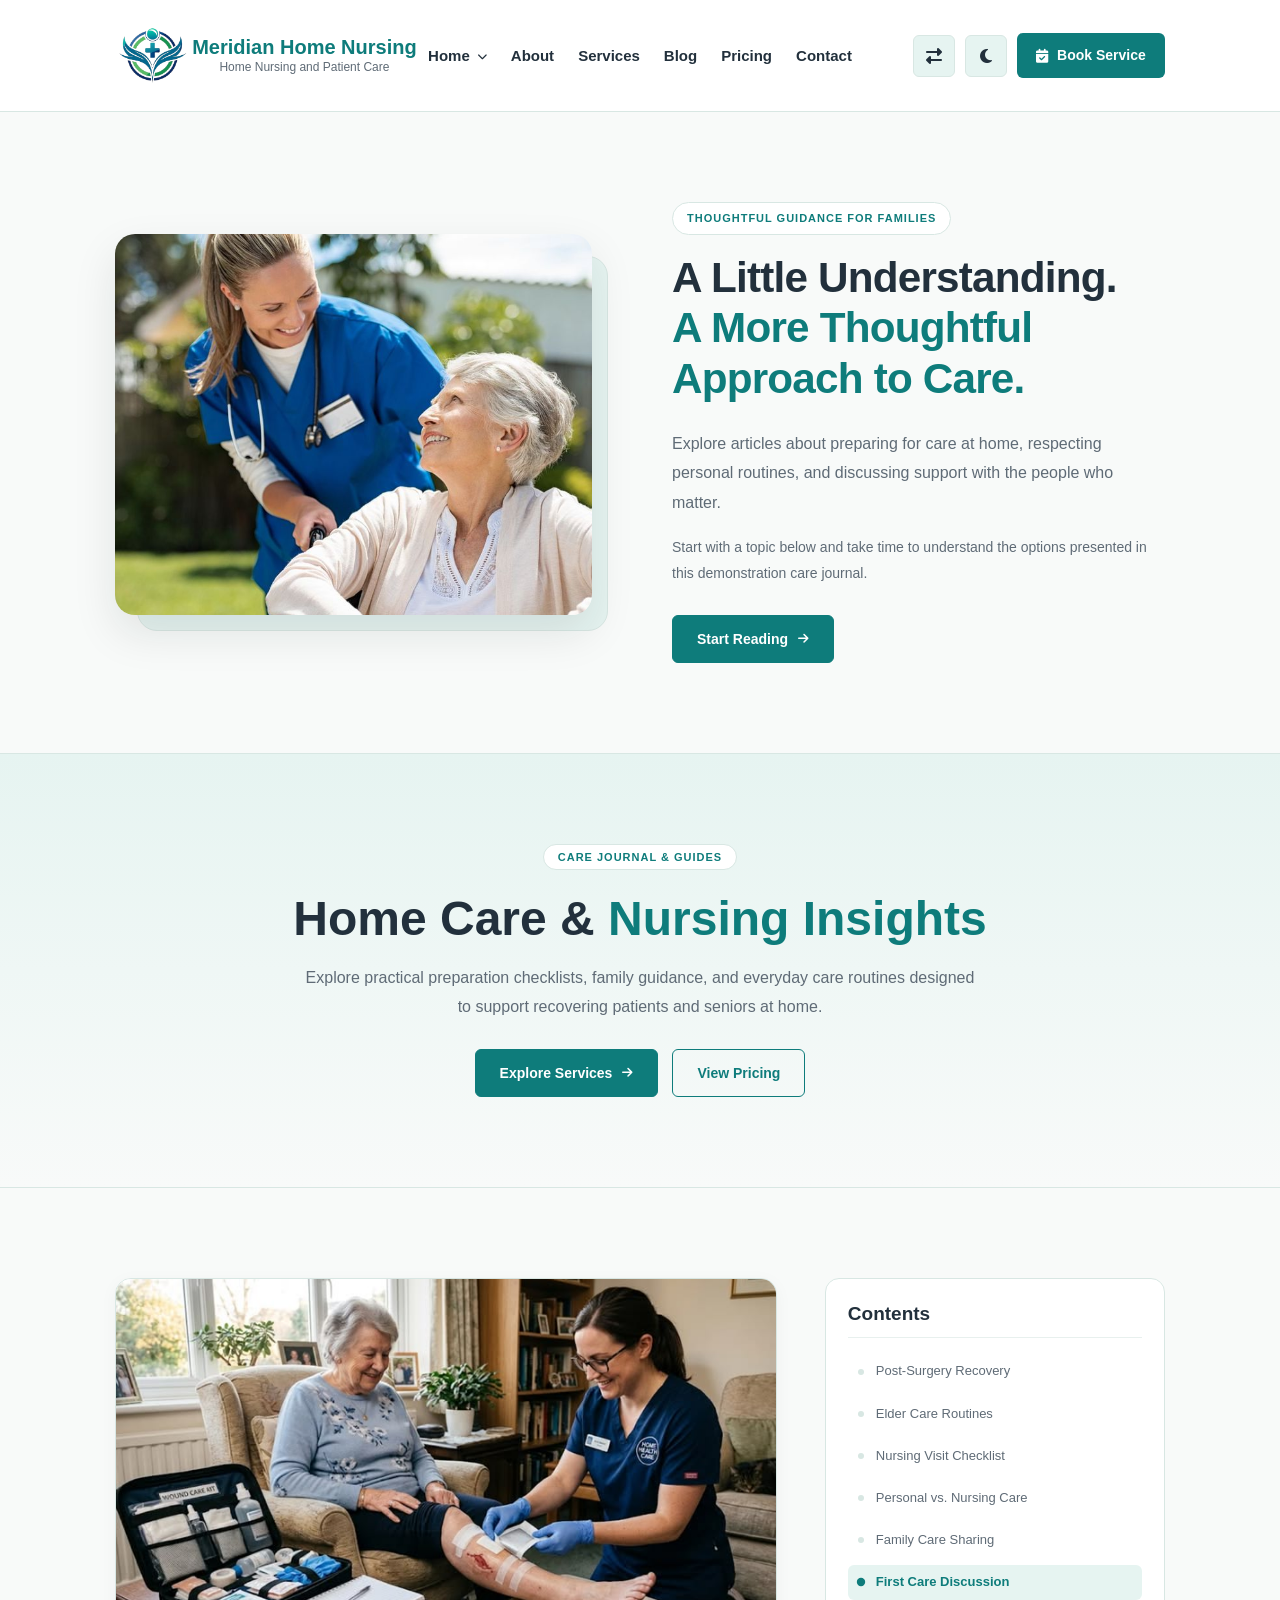
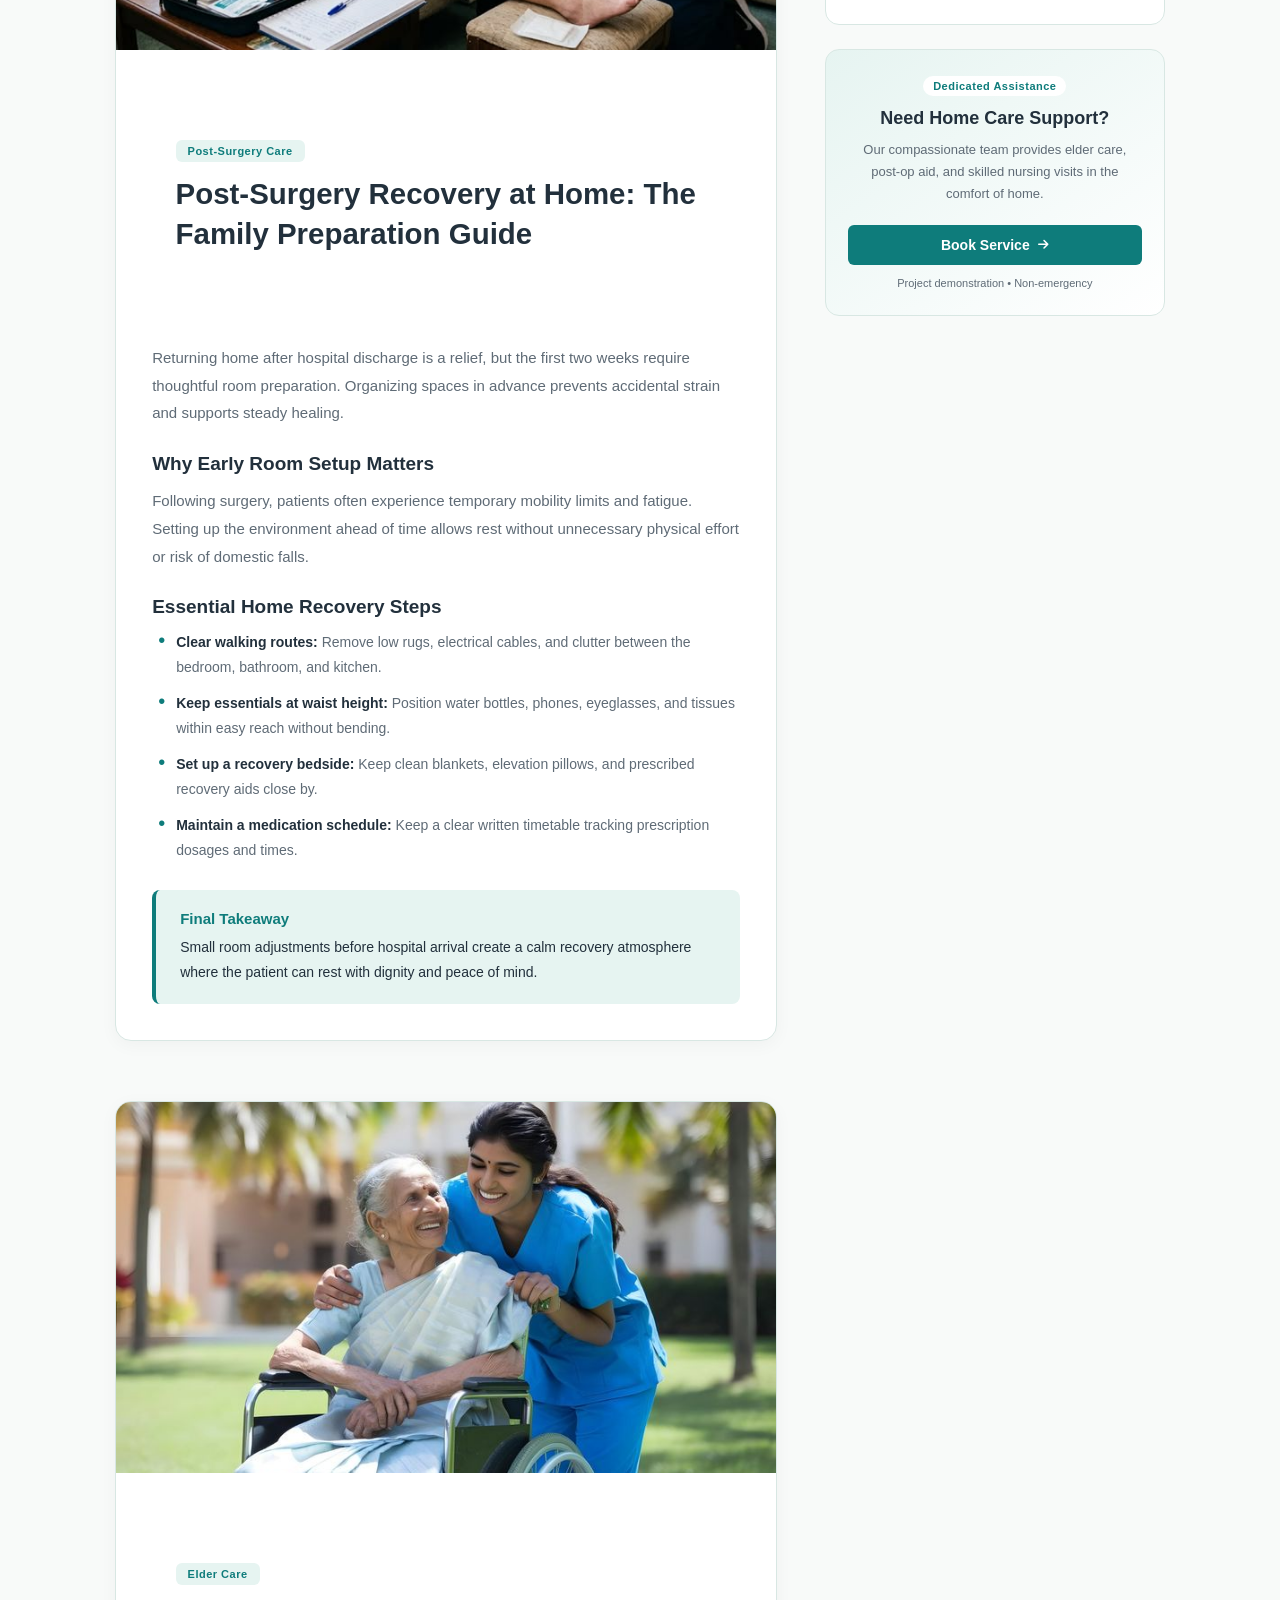
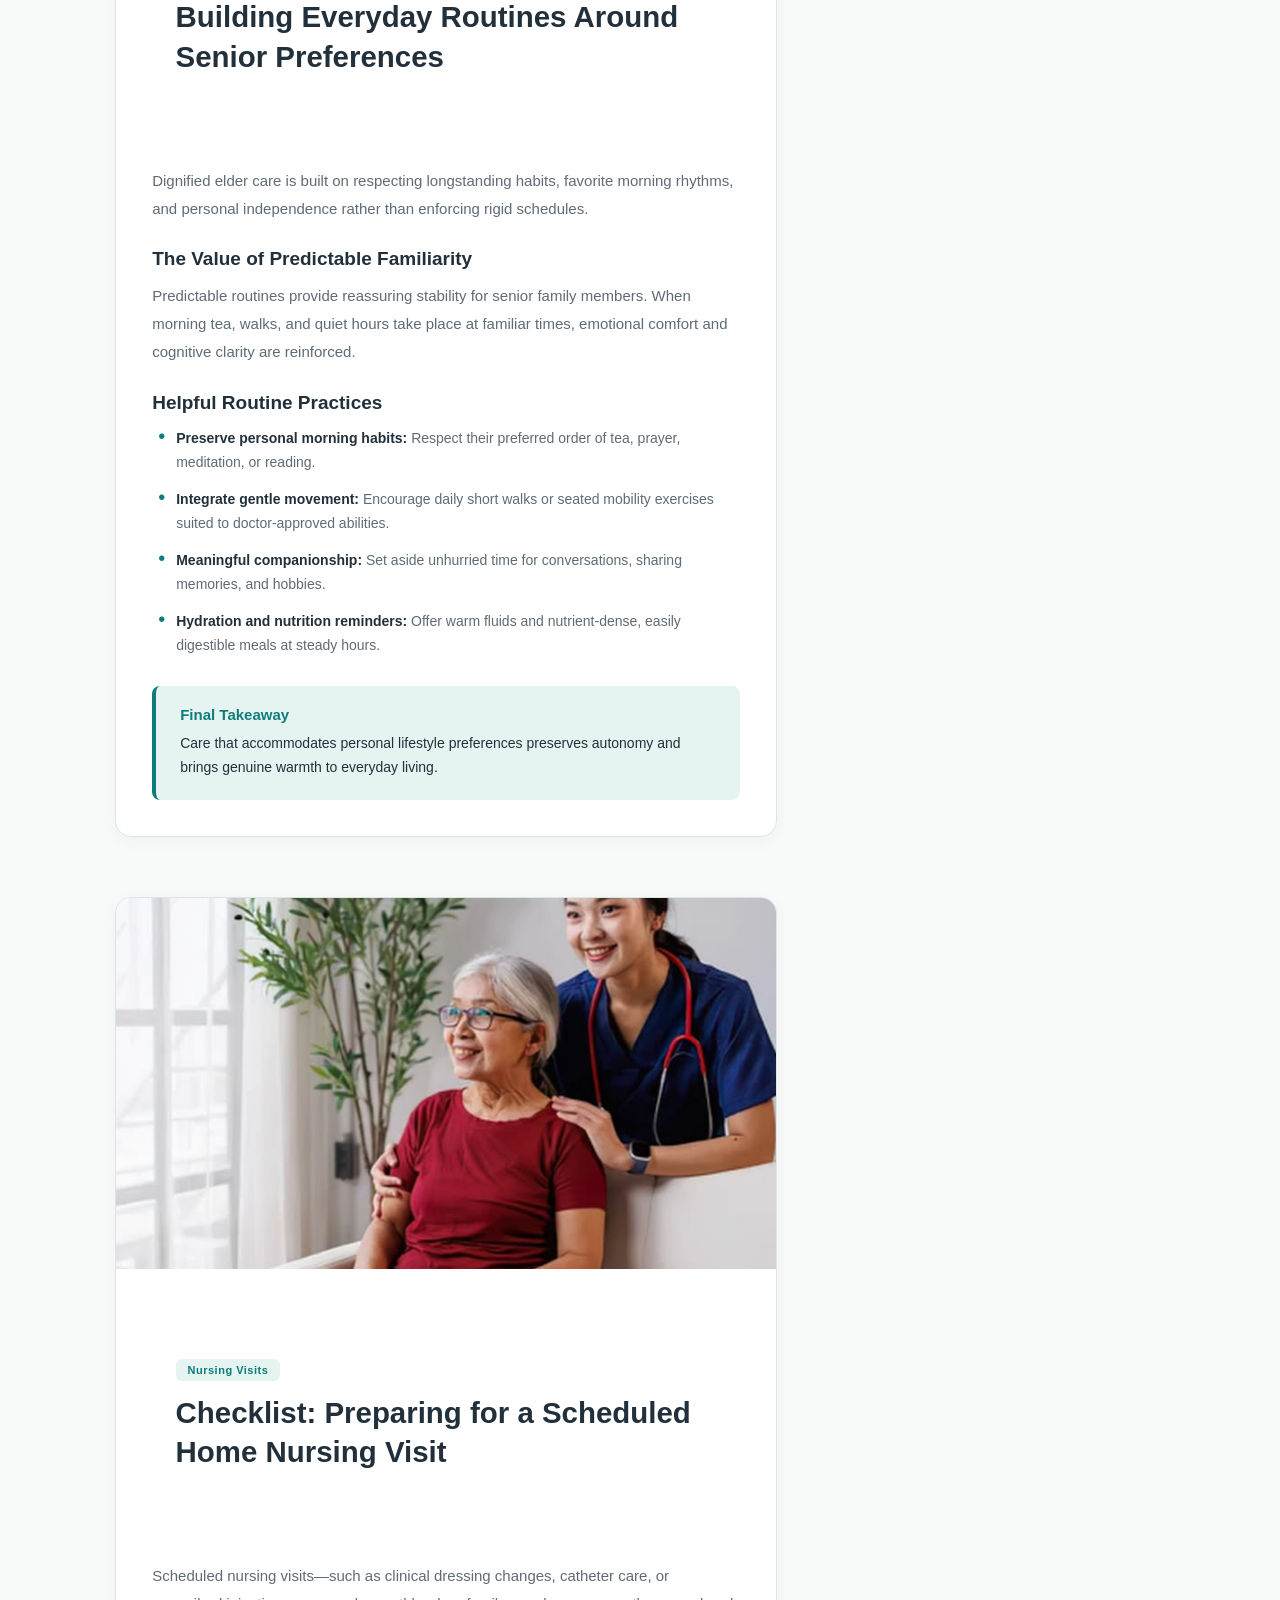
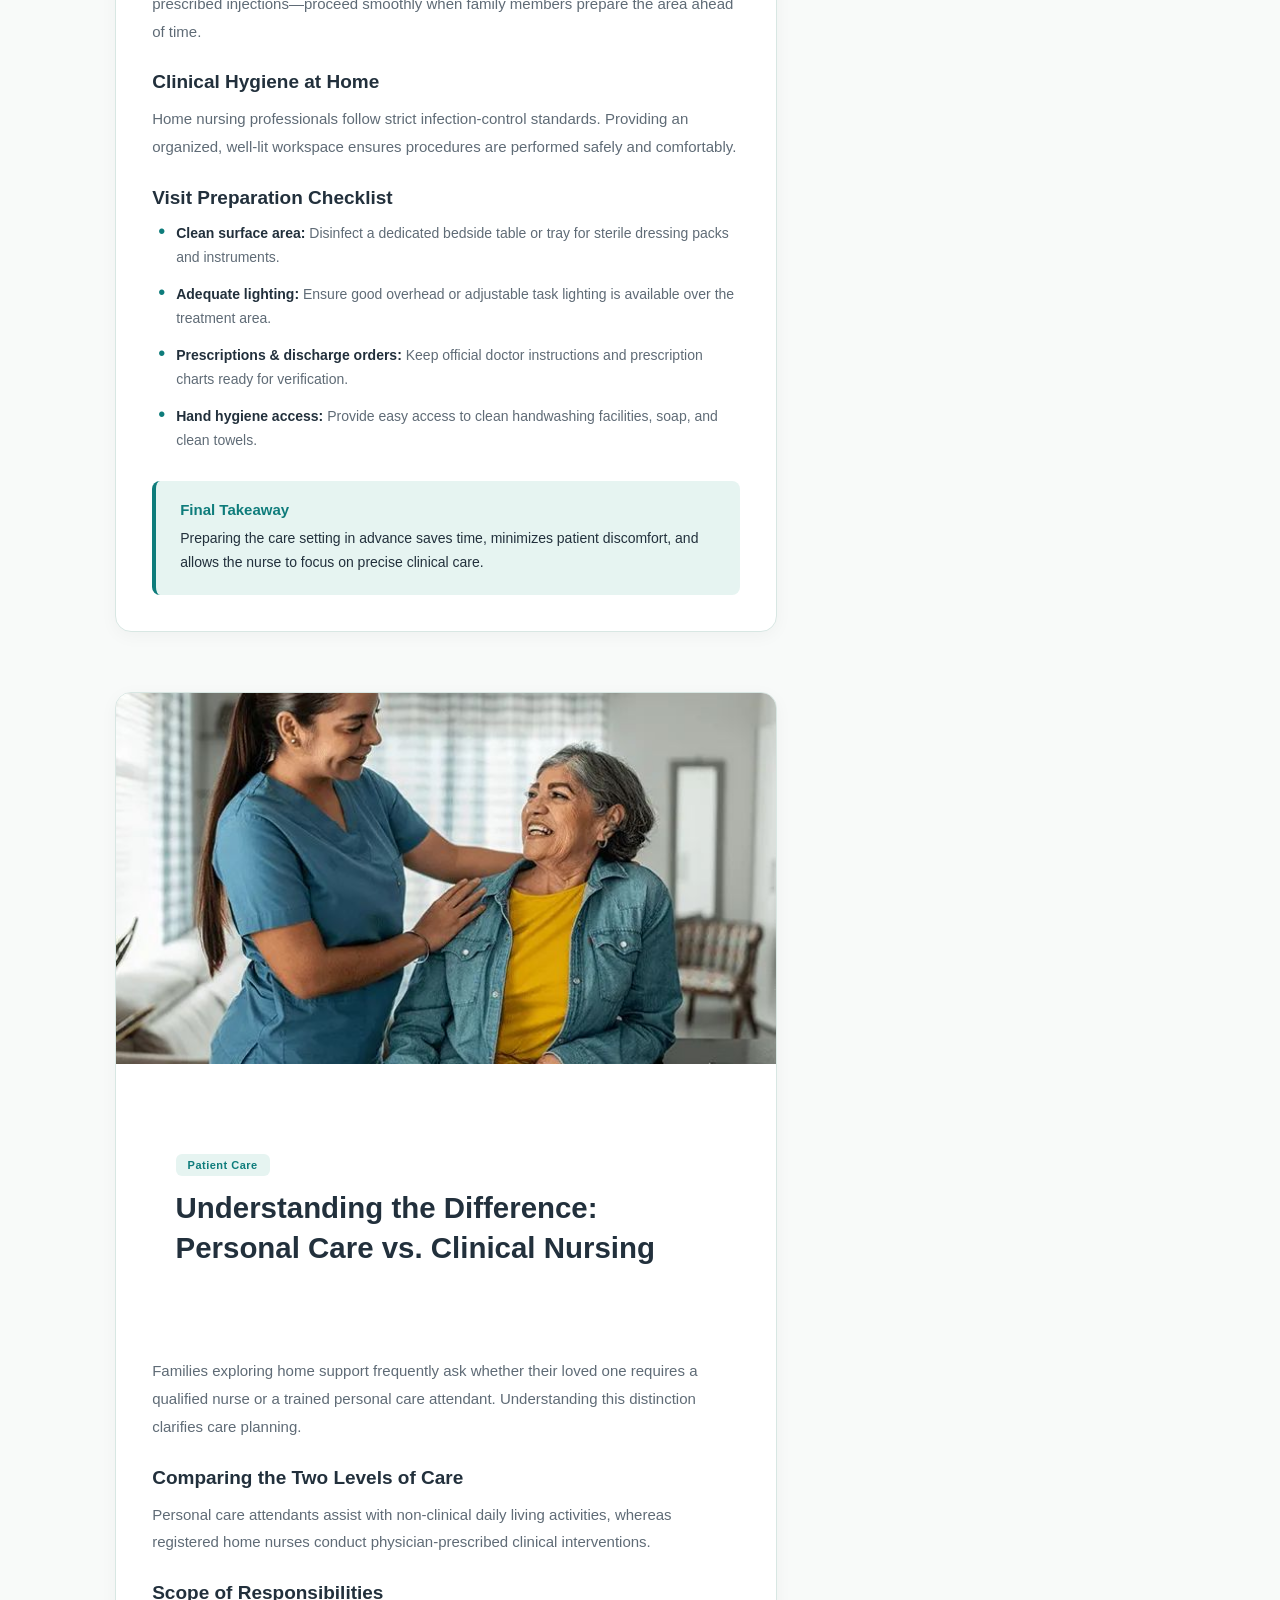
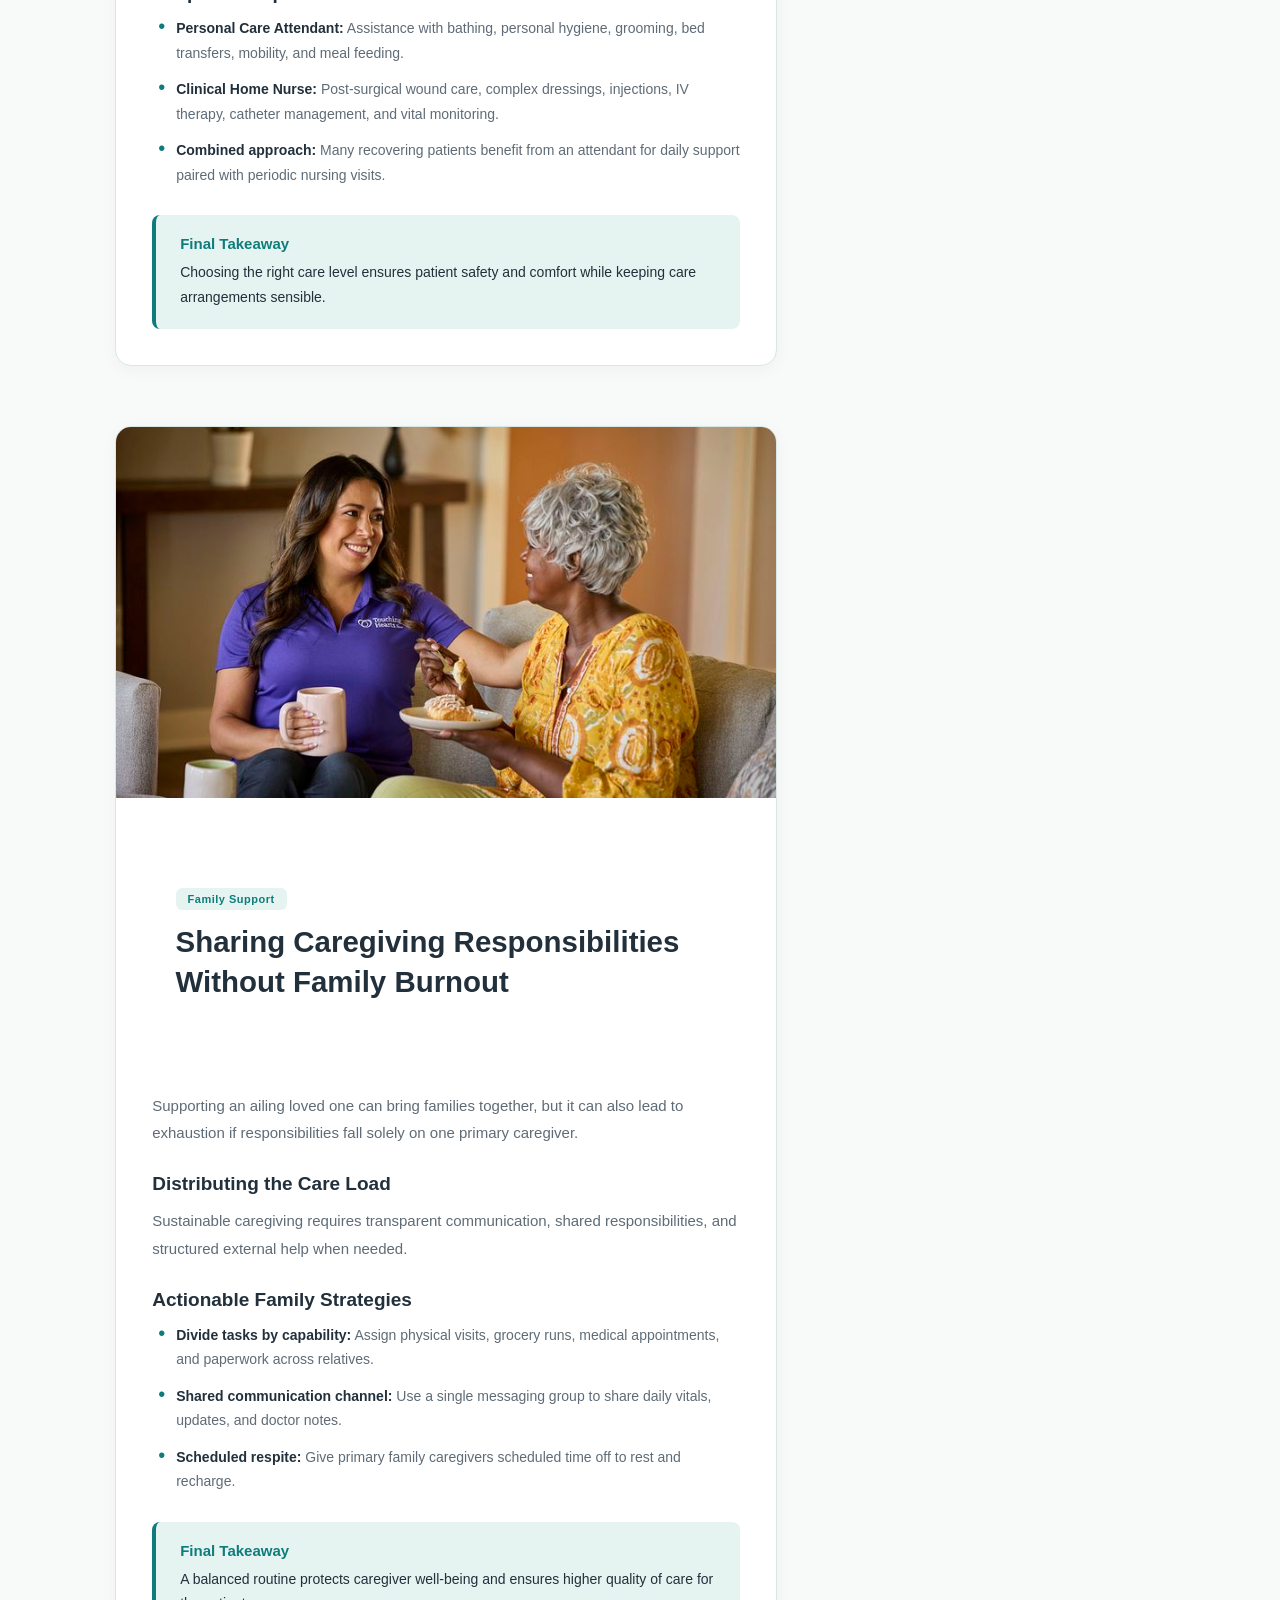
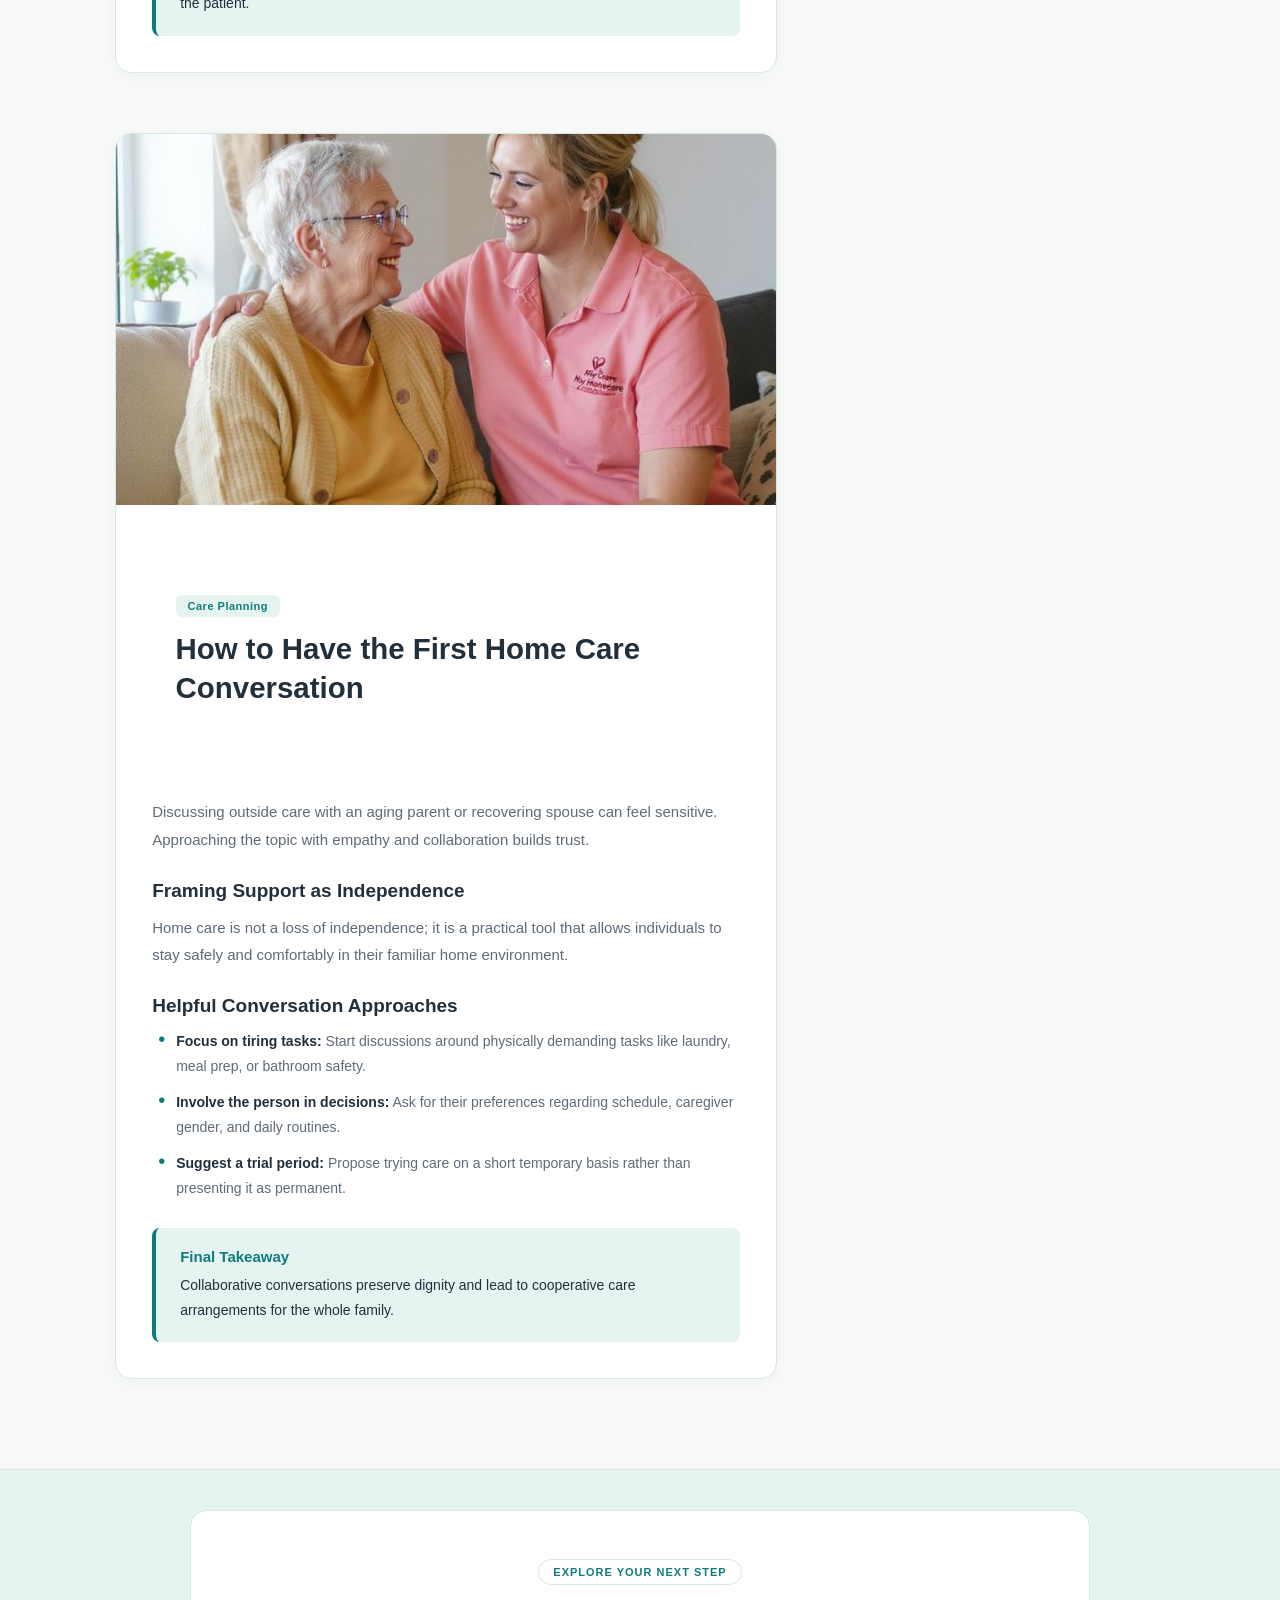
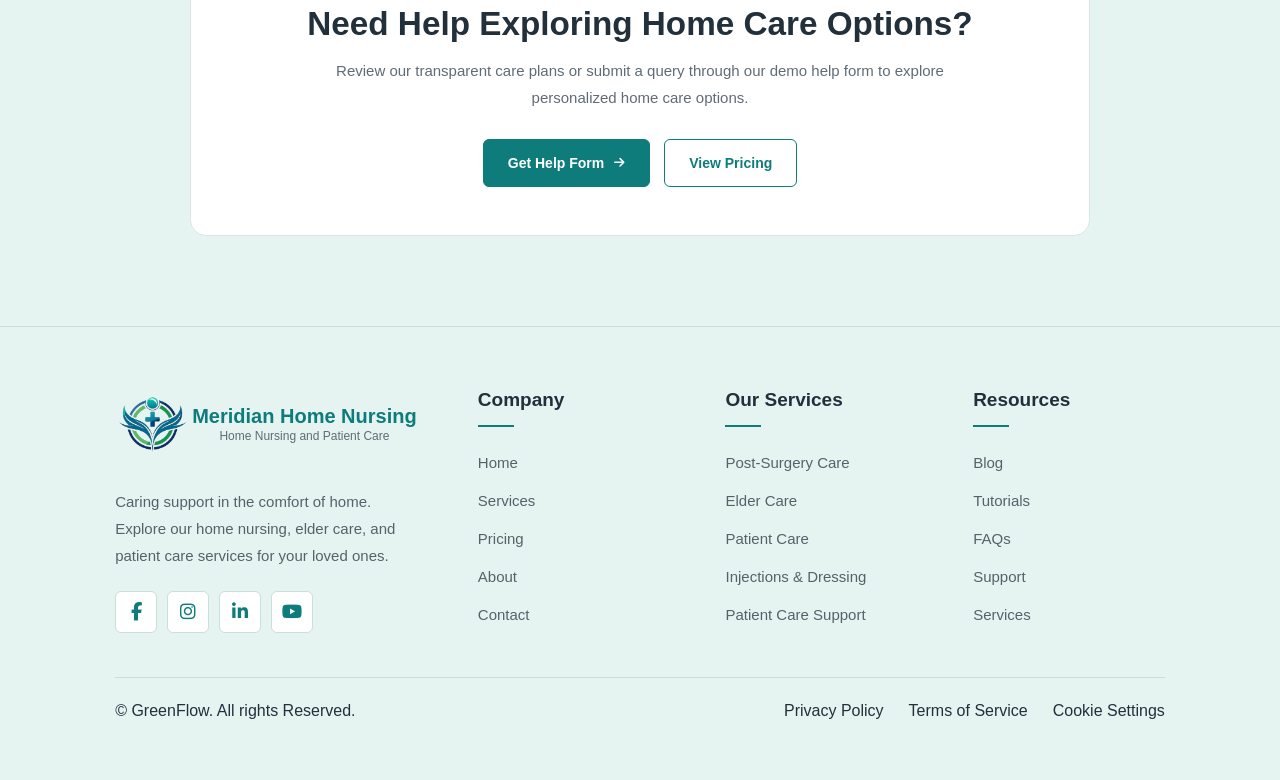
<file: blogreadmore.html>
<!DOCTYPE html>
<html lang="en" dir="ltr">

<head>
    <meta charset="UTF-8">
    <meta name="viewport" content="width=device-width, initial-scale=1.0">
    <title>Home Care &amp; Nursing Insights | Meridian Home Nursing</title>
    <link rel="stylesheet" href="https://cdnjs.cloudflare.com/ajax/libs/font-awesome/6.5.2/css/all.min.css">
    <link rel="icon" type="Image/png" href="Images/Headerlogo.jpg">
    <link rel="stylesheet" href="header.css">
    <link rel="stylesheet" href="footer.css">
    <link rel="stylesheet" href="blogreadmore.css">
    
</head>

<body>

    <header class="site-header">
        <div class="header-container">

            <!-- Left: Agency branding -->
            <a href="index.html" class="brand">
                <span class="brand-icon">
                    <img src="Images/Headerlogo.jpg" alt="Meridian Home Nursing logo" class="brand-logo">
                </span>

                <span class="brand-text">
                    <span class="brand-name">Meridian Home Nursing</span>
                    <span class="brand-subtitle">
                        Home Nursing and Patient Care
                    </span>
                </span>
            </a>

            <!-- Middle: Navigation -->
            <nav class="main-nav" id="mainNav" aria-label="Main navigation">
                <ul class="nav-list">

                    <li class="home-dropdown">
                        <button type="button" class="home-toggle" id="homeToggle" aria-expanded="false"
                            aria-controls="homeDropdown">
                            <span>Home</span>
                            <i class="fa-solid fa-chevron-down" aria-hidden="true"></i>
                        </button>

                        <ul class="dropdown-list" id="homeDropdown" hidden>
                            <li>
                                <a href="index.html">Classic</a>
                            </li>

                            <li>
                                <a href="home-standard.html">Standard</a>
                            </li>
                        </ul>
                    </li>
                    <li>
                        <a href="about.html">About</a>
                    </li>

                    <li>
                        <a href="services.html">Services</a>
                    </li>
                    <li>
                        <a href="blog.html">Blog</a>
                    </li>

                    <li>
                        <a href="pricing.html">Pricing</a>
                    </li>

                    <li>
                        <a href="contact.html">Contact</a>
                    </li>

                </ul>

                <!-- Mobile booking link -->
                <a href="bookserviceform.html" class="mobile-book">
                    <i class="fa-solid fa-calendar-check" aria-hidden="true"></i>
                    Book Service
                </a>
            </nav>

            <!-- Right: Header controls -->
            <div class="header-actions">

                <button type="button" class="icon-button" id="rtlToggle" aria-label="Switch to right-to-left layout"
                    aria-pressed="false" title="Switch to right-to-left layout">
                    <i class="fa-solid fa-right-left" aria-hidden="true"></i>
                </button>

                <button type="button" class="icon-button" id="darkModeToggle" aria-label="Enable dark mode"
                    aria-pressed="false" title="Enable dark mode">
                    <i class="fa-solid fa-moon" aria-hidden="true"></i>
                </button>

                <a href="bookserviceform.html" class="book-button">
                    <i class="fa-solid fa-calendar-check" aria-hidden="true"></i>
                    <span>Book Service</span>
                </a>

                <button type="button" class="icon-button menu-toggle" id="menuToggle" aria-label="Open navigation"
                    aria-expanded="false" aria-controls="mainNav">
                    <i class="fa-solid fa-bars" aria-hidden="true"></i>
                </button>

            </div>
        </div>
    </header>

    <!-- ========================================
         MAIN ALL-IN-ONE BLOG DETAILS
    ========================================= -->
    <main class="blog-details-page">

        <!-- ========================================
     NEW TOP SECTION: IMAGE LEFT / TEXT RIGHT
========================================= -->
        <section class="bd-top-feature" aria-labelledby="bd-top-feature-title">
            <div class="bd-top-feature-container">

                <!-- LEFT: IMAGE -->
                <div class="bd-top-feature-visual">
                    <img src="Images/indeximage6.jpeg" alt="Caregiver supporting a patient at home" width="800"
                        height="640" fetchpriority="high">
                </div>

                <!-- RIGHT: TEXT AND PRIMARY BUTTON -->
                <div class="bd-top-feature-content">
                    <span class="bd-hero-tag">
                        THOUGHTFUL GUIDANCE FOR FAMILIES
                    </span>

                    <h2 id="bd-top-feature-title">
                        A Little Understanding.<br>
                        <span>A More Thoughtful Approach to Care.</span>
                    </h2>

                    <p>
                        Explore articles about preparing for care at home,
                        respecting personal routines, and discussing support
                        with the people who matter.
                    </p>

                    <p class="bd-top-feature-description">
                        Start with a topic below and take time to understand
                        the options presented in this demonstration care journal.
                    </p>

                    <a href="#post-surgery-recovery" class="bd-hero-btn bd-hero-btn-primary">
                        Start Reading
                        <i class="fa-solid fa-arrow-right" aria-hidden="true"></i>
                    </a>
                </div>

            </div>
        </section>
        <!-- 1. HERO BANNER WITH ACTION BUTTONS -->
        <section class="bd-hero">
            <div class="bd-hero-container">

                <span class="bd-hero-tag">CARE JOURNAL &amp; GUIDES</span>
                <h1>Home Care &amp; <span>Nursing Insights</span></h1>
                <p>
                    Explore practical preparation checklists, family guidance, and everyday
                    care routines designed to support recovering patients and seniors at home.
                </p>

                <!-- Action Buttons in Hero -->
                <div class="bd-hero-actions">
                    <a href="services.html" class="bd-hero-btn bd-hero-btn-primary">
                        Explore Services
                        <i class="fa-solid fa-arrow-right" aria-hidden="true"></i>
                    </a>
                    <a href="pricing.html" class="bd-hero-btn bd-hero-btn-outline">
                        View Pricing
                    </a>
                </div>
            </div>
        </section>

        <!-- 2. TWO-COLUMN MAIN STREAM + STICKY SIDEBAR -->
        <div class="bd-main-wrapper">
            <div class="bd-container">

                <!-- LEFT COLUMN: Scrollable Articles Feed -->
                <div class="bd-content-stream">

                    <!-- ARTICLE 1 -->
                    <article class="bd-article" id="post-surgery-recovery">
                        <div class="bd-article-media">
                            <img src="Images/blogreadmoreimage1.jpeg" alt="Caregiver assisting patient recovery at home"
                                width="800" height="450" loading="lazy">
                        </div>
                        <div class="bd-article-header">
                            <span class="bd-badge">Post-Surgery Care</span>
                            <h2>Post-Surgery Recovery at Home: The Family Preparation Guide</h2>
                        </div>
                        <div class="bd-article-body">
                            <p class="bd-lead">
                                Returning home after hospital discharge is a relief, but the first two weeks require
                                thoughtful room preparation. Organizing spaces in advance prevents accidental strain
                                and supports steady healing.
                            </p>

                            <h3>Why Early Room Setup Matters</h3>
                            <p>
                                Following surgery, patients often experience temporary mobility limits and fatigue.
                                Setting up the environment ahead of time allows rest without unnecessary physical effort
                                or risk of domestic falls.
                            </p>

                            <h3>Essential Home Recovery Steps</h3>
                            <ul class="bd-list">
                                <li><strong>Clear walking routes:</strong> Remove low rugs, electrical cables, and
                                    clutter between the bedroom, bathroom, and kitchen.</li>
                                <li><strong>Keep essentials at waist height:</strong> Position water bottles, phones,
                                    eyeglasses, and tissues within easy reach without bending.</li>
                                <li><strong>Set up a recovery bedside:</strong> Keep clean blankets, elevation pillows,
                                    and prescribed recovery aids close by.</li>
                                <li><strong>Maintain a medication schedule:</strong> Keep a clear written timetable
                                    tracking prescription dosages and times.</li>
                            </ul>

                            <div class="bd-takeaway">
                                <h4>Final Takeaway</h4>
                                <p>
                                    Small room adjustments before hospital arrival create a calm recovery atmosphere
                                    where the patient can rest with dignity and peace of mind.
                                </p>
                            </div>
                        </div>
                    </article>

                    <!-- ARTICLE 2 -->
                    <article class="bd-article" id="elder-care-routines">
                        <div class="bd-article-media">
                            <img src="Images/blogreadmoreimage2.jpeg"
                                alt="Older adult enjoying daily routine with caregiver support" width="800" height="450"
                                loading="lazy">
                        </div>
                        <div class="bd-article-header">
                            <span class="bd-badge">Elder Care</span>
                            <h2>Building Everyday Routines Around Senior Preferences</h2>
                        </div>
                        <div class="bd-article-body">
                            <p class="bd-lead">
                                Dignified elder care is built on respecting longstanding habits, favorite morning
                                rhythms,
                                and personal independence rather than enforcing rigid schedules.
                            </p>

                            <h3>The Value of Predictable Familiarity</h3>
                            <p>
                                Predictable routines provide reassuring stability for senior family members. When
                                morning tea,
                                walks, and quiet hours take place at familiar times, emotional comfort and cognitive
                                clarity are reinforced.
                            </p>

                            <h3>Helpful Routine Practices</h3>
                            <ul class="bd-list">
                                <li><strong>Preserve personal morning habits:</strong> Respect their preferred order of
                                    tea, prayer, meditation, or reading.</li>
                                <li><strong>Integrate gentle movement:</strong> Encourage daily short walks or seated
                                    mobility exercises suited to doctor-approved abilities.</li>
                                <li><strong>Meaningful companionship:</strong> Set aside unhurried time for
                                    conversations, sharing memories, and hobbies.</li>
                                <li><strong>Hydration and nutrition reminders:</strong> Offer warm fluids and
                                    nutrient-dense, easily digestible meals at steady hours.</li>
                            </ul>

                            <div class="bd-takeaway">
                                <h4>Final Takeaway</h4>
                                <p>
                                    Care that accommodates personal lifestyle preferences preserves autonomy and
                                    brings genuine warmth to everyday living.
                                </p>
                            </div>
                        </div>
                    </article>

                    <!-- ARTICLE 3 -->
                    <article class="bd-article" id="nursing-visit-prep">
                        <div class="bd-article-media">
                            <img src="Images/blogreadmoreimage3.jpeg" alt="Nurse reviewing medical notes with patient"
                                width="800" height="450" loading="lazy">
                        </div>
                        <div class="bd-article-header">
                            <span class="bd-badge">Nursing Visits</span>
                            <h2>Checklist: Preparing for a Scheduled Home Nursing Visit</h2>
                        </div>
                        <div class="bd-article-body">
                            <p class="bd-lead">
                                Scheduled nursing visits—such as clinical dressing changes, catheter care, or prescribed
                                injections—proceed smoothly when family members prepare the area ahead of time.
                            </p>

                            <h3>Clinical Hygiene at Home</h3>
                            <p>
                                Home nursing professionals follow strict infection-control standards. Providing an
                                organized,
                                well-lit workspace ensures procedures are performed safely and comfortably.
                            </p>

                            <h3>Visit Preparation Checklist</h3>
                            <ul class="bd-list">
                                <li><strong>Clean surface area:</strong> Disinfect a dedicated bedside table or tray for
                                    sterile dressing packs and instruments.</li>
                                <li><strong>Adequate lighting:</strong> Ensure good overhead or adjustable task lighting
                                    is available over the treatment area.</li>
                                <li><strong>Prescriptions &amp; discharge orders:</strong> Keep official doctor
                                    instructions and prescription charts ready for verification.</li>
                                <li><strong>Hand hygiene access:</strong> Provide easy access to clean handwashing
                                    facilities, soap, and clean towels.</li>
                            </ul>

                            <div class="bd-takeaway">
                                <h4>Final Takeaway</h4>
                                <p>
                                    Preparing the care setting in advance saves time, minimizes patient discomfort, and
                                    allows the nurse to focus on precise clinical care.
                                </p>
                            </div>
                        </div>
                    </article>

                    <!-- ARTICLE 4 -->
                    <article class="bd-article" id="personal-vs-nursing">
                        <div class="bd-article-media">
                            <img src="Images/blogreadmoreimage4.jpeg"
                                alt="Caregiver providing personal daily living support" width="800" height="450"
                                loading="lazy">
                        </div>
                        <div class="bd-article-header">
                            <span class="bd-badge">Patient Care</span>
                            <h2>Understanding the Difference: Personal Care vs. Clinical Nursing</h2>
                        </div>
                        <div class="bd-article-body">
                            <p class="bd-lead">
                                Families exploring home support frequently ask whether their loved one requires a
                                qualified
                                nurse or a trained personal care attendant. Understanding this distinction clarifies
                                care planning.
                            </p>

                            <h3>Comparing the Two Levels of Care</h3>
                            <p>
                                Personal care attendants assist with non-clinical daily living activities, whereas
                                registered
                                home nurses conduct physician-prescribed clinical interventions.
                            </p>

                            <h3>Scope of Responsibilities</h3>
                            <ul class="bd-list">
                                <li><strong>Personal Care Attendant:</strong> Assistance with bathing, personal hygiene,
                                    grooming, bed transfers, mobility, and meal feeding.</li>
                                <li><strong>Clinical Home Nurse:</strong> Post-surgical wound care, complex dressings,
                                    injections, IV therapy, catheter management, and vital monitoring.</li>
                                <li><strong>Combined approach:</strong> Many recovering patients benefit from an
                                    attendant for daily support paired with periodic nursing visits.</li>
                            </ul>

                            <div class="bd-takeaway">
                                <h4>Final Takeaway</h4>
                                <p>
                                    Choosing the right care level ensures patient safety and comfort while keeping care
                                    arrangements sensible.
                                </p>
                            </div>
                        </div>
                    </article>

                    <!-- ARTICLE 5 -->
                    <article class="bd-article" id="family-care-sharing">
                        <div class="bd-article-media">
                            <img src="Images/blogreadmoreimage5.jpeg"
                                alt="Family sitting together discussing care schedules" width="800" height="450"
                                loading="lazy">
                        </div>
                        <div class="bd-article-header">
                            <span class="bd-badge">Family Support</span>
                            <h2>Sharing Caregiving Responsibilities Without Family Burnout</h2>
                        </div>
                        <div class="bd-article-body">
                            <p class="bd-lead">
                                Supporting an ailing loved one can bring families together, but it can also lead to
                                exhaustion
                                if responsibilities fall solely on one primary caregiver.
                            </p>

                            <h3>Distributing the Care Load</h3>
                            <p>
                                Sustainable caregiving requires transparent communication, shared responsibilities, and
                                structured external help when needed.
                            </p>

                            <h3>Actionable Family Strategies</h3>
                            <ul class="bd-list">
                                <li><strong>Divide tasks by capability:</strong> Assign physical visits, grocery runs,
                                    medical appointments, and paperwork across relatives.</li>
                                <li><strong>Shared communication channel:</strong> Use a single messaging group to share
                                    daily vitals, updates, and doctor notes.</li>
                                <li><strong>Scheduled respite:</strong> Give primary family caregivers scheduled time
                                    off to rest and recharge.</li>
                            </ul>

                            <div class="bd-takeaway">
                                <h4>Final Takeaway</h4>
                                <p>
                                    A balanced routine protects caregiver well-being and ensures higher quality of care
                                    for the patient.
                                </p>
                            </div>
                        </div>
                    </article>

                    <!-- ARTICLE 6 -->
                    <article class="bd-article" id="first-care-discussion">
                        <div class="bd-article-media">
                            <img src="Images/blogreadmoreimage6.jpeg" alt="Family reviewing a care checklist at home"
                                width="800" height="450" loading="lazy">
                        </div>
                        <div class="bd-article-header">
                            <span class="bd-badge">Care Planning</span>
                            <h2>How to Have the First Home Care Conversation</h2>
                        </div>
                        <div class="bd-article-body">
                            <p class="bd-lead">
                                Discussing outside care with an aging parent or recovering spouse can feel sensitive.
                                Approaching the topic with empathy and collaboration builds trust.
                            </p>

                            <h3>Framing Support as Independence</h3>
                            <p>
                                Home care is not a loss of independence; it is a practical tool that allows individuals
                                to stay safely and comfortably in their familiar home environment.
                            </p>

                            <h3>Helpful Conversation Approaches</h3>
                            <ul class="bd-list">
                                <li><strong>Focus on tiring tasks:</strong> Start discussions around physically
                                    demanding tasks like laundry, meal prep, or bathroom safety.</li>
                                <li><strong>Involve the person in decisions:</strong> Ask for their preferences
                                    regarding schedule, caregiver gender, and daily routines.</li>
                                <li><strong>Suggest a trial period:</strong> Propose trying care on a short temporary
                                    basis rather than presenting it as permanent.</li>
                            </ul>

                            <div class="bd-takeaway">
                                <h4>Final Takeaway</h4>
                                <p>
                                    Collaborative conversations preserve dignity and lead to cooperative care
                                    arrangements for the whole family.
                                </p>
                            </div>
                        </div>
                    </article>

                </div>

                <!-- RIGHT COLUMN: Sticky Sidebar -->
                <aside class="bd-sidebar" aria-label="Table of contents and care enquiry">
                    <div class="bd-sidebar-sticky">

                        <!-- Contents Widget with Dot Indicators -->
                        <div class="bd-widget bd-contents-widget">
                            <h3 class="bd-widget-title">Contents</h3>
                            <ul class="bd-toc-list" id="bdTocList">
                                <li>
                                    <a href="#post-surgery-recovery" class="bd-toc-link is-active">
                                        <span class="bd-dot" aria-hidden="true"></span>
                                        <span>Post-Surgery Recovery</span>
                                    </a>
                                </li>
                                <li>
                                    <a href="#elder-care-routines" class="bd-toc-link">
                                        <span class="bd-dot" aria-hidden="true"></span>
                                        <span>Elder Care Routines</span>
                                    </a>
                                </li>
                                <li>
                                    <a href="#nursing-visit-prep" class="bd-toc-link">
                                        <span class="bd-dot" aria-hidden="true"></span>
                                        <span>Nursing Visit Checklist</span>
                                    </a>
                                </li>
                                <li>
                                    <a href="#personal-vs-nursing" class="bd-toc-link">
                                        <span class="bd-dot" aria-hidden="true"></span>
                                        <span>Personal vs. Nursing Care</span>
                                    </a>
                                </li>
                                <li>
                                    <a href="#family-care-sharing" class="bd-toc-link">
                                        <span class="bd-dot" aria-hidden="true"></span>
                                        <span>Family Care Sharing</span>
                                    </a>
                                </li>
                                <li>
                                    <a href="#first-care-discussion" class="bd-toc-link">
                                        <span class="bd-dot" aria-hidden="true"></span>
                                        <span>First Care Discussion</span>
                                    </a>
                                </li>
                            </ul>
                        </div>

                        <!-- Sidebar CTA Widget -->
                        <div class="bd-widget bd-promo-widget">
                            <span class="bd-promo-badge">Dedicated Assistance</span>
                            <h4>Need Home Care Support?</h4>
                            <p>
                                Our compassionate team provides elder care, post-op aid,
                                and skilled nursing visits in the comfort of home.
                            </p>
                            <a href="contact.html#help-section" class="bd-promo-btn">
                                Book Service
                                <i class="fa-solid fa-arrow-right" aria-hidden="true"></i>
                            </a>
                            <small class="bd-demo-note">Project demonstration • Non-emergency</small>
                        </div>

                    </div>
                </aside>

            </div>
        </div>

        <!-- 3. BOTTOM FULL-WIDTH CTA -->
        <section class="bd-bottom-cta-section" aria-labelledby="bd-cta-title">
            <div class="bd-cta-container">
                <div class="bd-bottom-cta">
                    <span class="bd-hero-tag">EXPLORE YOUR NEXT STEP</span>
                    <h2 id="bd-cta-title">Need Help Exploring Home Care Options?</h2>
                    <p>
                        Review our transparent care plans or submit a query through our demo help form
                        to explore personalized home care options.
                    </p>

                    <div class="bd-cta-actions">
                        <a href="contact.html#help-section" class="bd-hero-btn bd-hero-btn-primary">
                            Get Help Form
                            <i class="fa-solid fa-arrow-right" aria-hidden="true"></i>
                        </a>
                        <a href="pricing.html" class="bd-hero-btn bd-hero-btn-outline">
                            View Pricing
                        </a>
                    </div>


                </div>
            </div>
        </section>

    </main>
    <!-- Footer -->
    <footer class="site-footer">
        <div class="footer-container">

            <!-- Agency information -->
            <div class="footer-about">
                <a href="index.html" class="brand">
                    <span class="brand-icon">
                        <img src="Images/Headerlogo.jpg" alt="Meridian Home Nursing logo" class="brand-logo">
                    </span>

                    <span class="brand-text">
                        <span class="brand-name">Meridian Home Nursing</span>
                        <span class="brand-subtitle">
                            Home Nursing and Patient Care
                        </span>
                    </span>
                </a>

                <p class="footer-description">
                    Caring support in the comfort of home. Explore our home
                    nursing, elder care, and patient care services for your
                    loved ones.
                </p>

                <!-- Demo placeholders: add real profile URLs to enable -->
                <div class="footer-socials" aria-label="Social media">
                    <a class="footer-social-link" role="link" aria-disabled="true"
                        aria-label="Facebook — profile link coming soon" title="Facebook — coming soon">
                        <i class="fa-brands fa-facebook-f" aria-hidden="true"></i>
                    </a>

                    <a class="footer-social-link" role="link" aria-disabled="true"
                        aria-label="Instagram — profile link coming soon" title="Instagram — coming soon">
                        <i class="fa-brands fa-instagram" aria-hidden="true"></i>
                    </a>

                    <a class="footer-social-link" role="link" aria-disabled="true"
                        aria-label="LinkedIn — profile link coming soon" title="LinkedIn — coming soon">
                        <i class="fa-brands fa-linkedin-in" aria-hidden="true"></i>
                    </a>

                    <a class="footer-social-link" role="link" aria-disabled="true"
                        aria-label="YouTube — profile link coming soon" title="YouTube — coming soon">
                        <i class="fa-brands fa-youtube" aria-hidden="true"></i>
                    </a>
                </div>
            </div>

            <!-- Company -->
            <nav class="footer-column" aria-label="Footer navigation">
                <h2 class="footer-heading">Company</h2>

                <ul class="footer-links">
                    <li>
                        <a href="index.html">Home</a>
                    </li>

                    <li>
                        <a href="services.html">Services</a>
                    </li>

                    <li>
                        <a href="pricing.html">Pricing</a>
                    </li>

                    <li>
                        <a href="about.html">About</a>
                    </li>

                    <li>
                        <a href="contact.html">Contact</a>
                    </li>
                </ul>
            </nav>

            <!-- Services -->
            <nav class="footer-column" aria-label="Care services">
                <h2 class="footer-heading">Our Services</h2>

                <ul class="footer-links">
                    <li>
                        <a href="services.html">Post-Surgery Care</a>
                    </li>

                    <li>
                        <a href="services.html">Elder Care</a>
                    </li>
                    <li>
                        <a href="services.html">Patient Care</a>
                    </li>

                    <li>
                        <a href="services.html">Injections &amp; Dressing</a>
                    </li>

                    <li>
                        <a href="services.html">Patient Care Support</a>
                    </li>
                </ul>
            </nav>
            <!-- Resources -->
            <nav class="footer-column" aria-label="Care services">
                <h2 class="footer-heading">Resources</h2>

                <ul class="footer-links">
                    <li>
                        <a href="blog.html">Blog</a>
                    </li>
                    <li>
                        <a href="#">Tutorials</a>
                    </li>

                    <li>
                        <a href="contact.html">FAQs</a>
                    </li>

                    <li>
                        <a href="contact.html">Support</a>
                    </li>

                    <li>
                        <a href="services.html">Services</a>
                    </li>
                </ul>
            </nav>

        </div>

        <div>
            <div class="footer-bottom">
                <div>&copy; GreenFlow. All rights Reserved.</div>
                <div class="footer-bottom-nav">
                    <a href="#">Privacy Policy</a>
                    <a href="#">Terms of Service</a>
                    <a href="#">Cookie Settings</a>
                </div>
            </div>
        </div>
    </footer>

    <script src="header.js"></script>
    <script src="blogreadmore.js"></script>
</body>

</html>
</file>
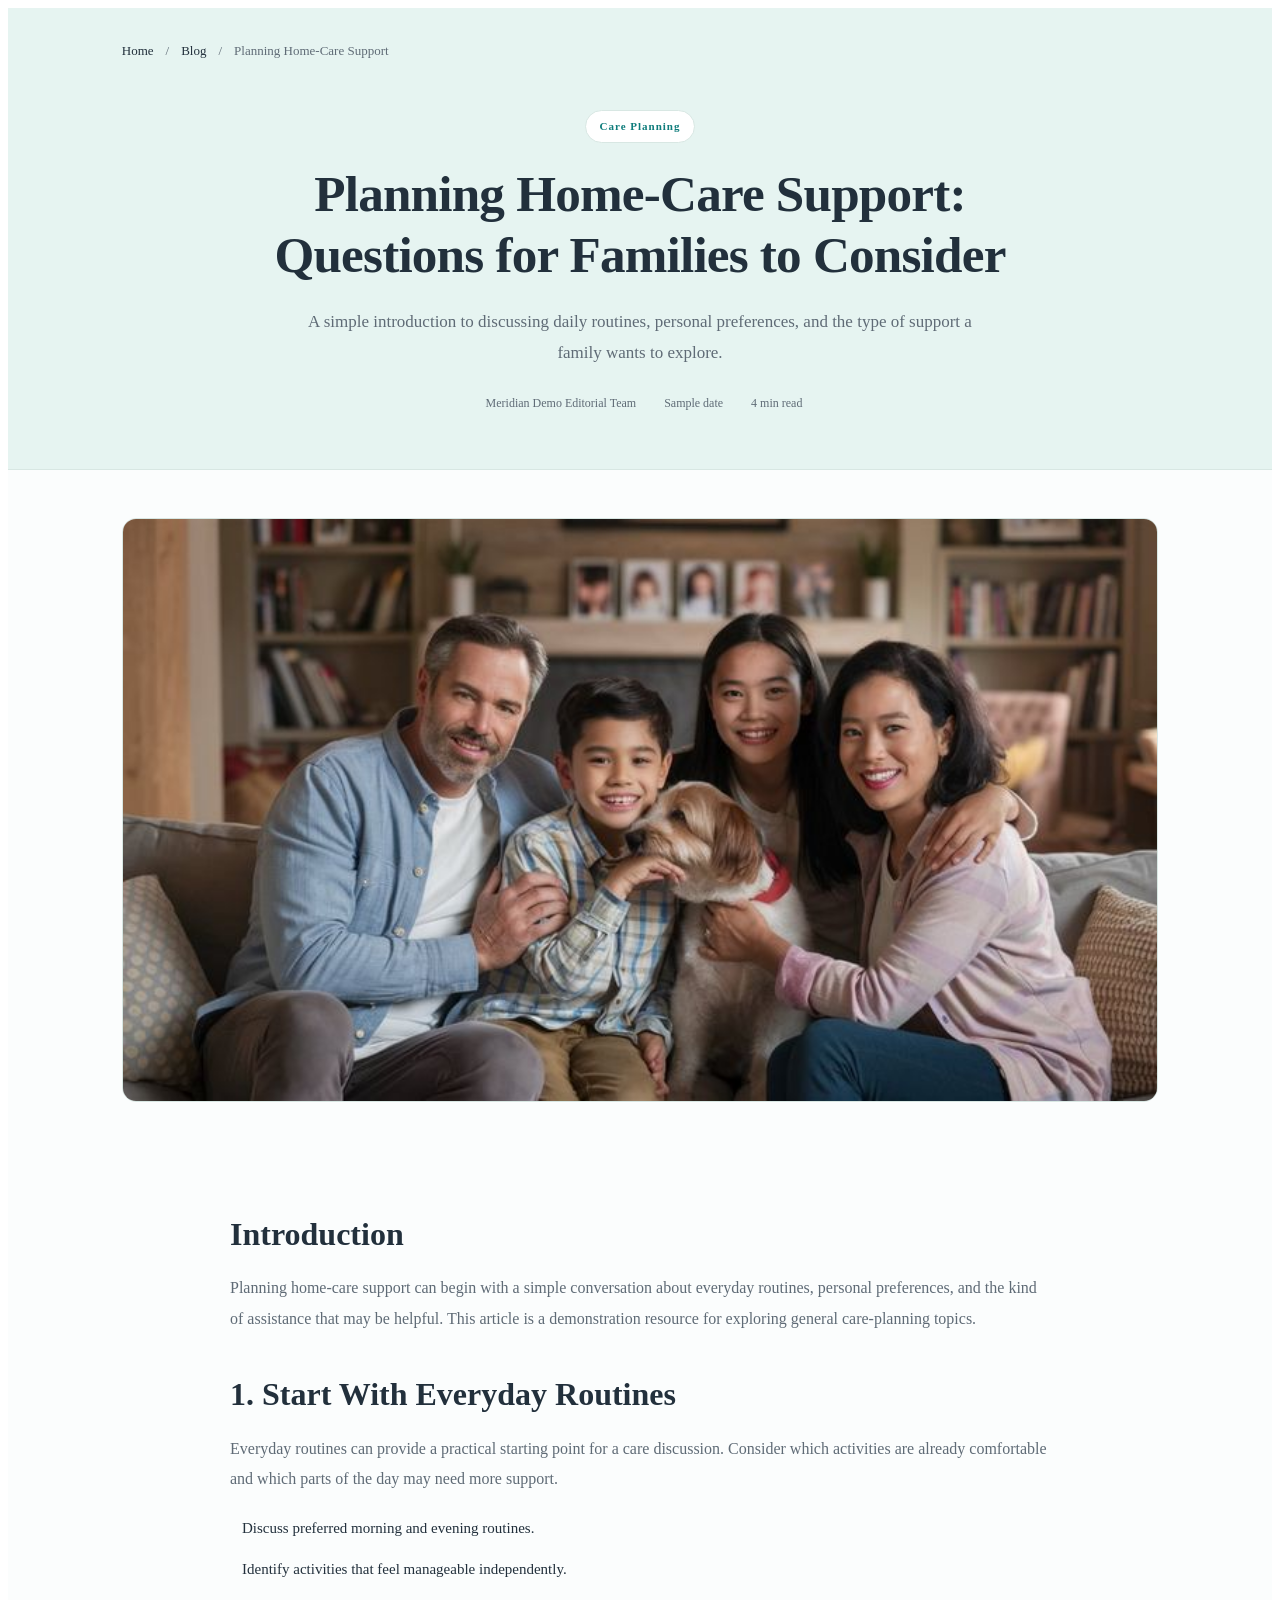
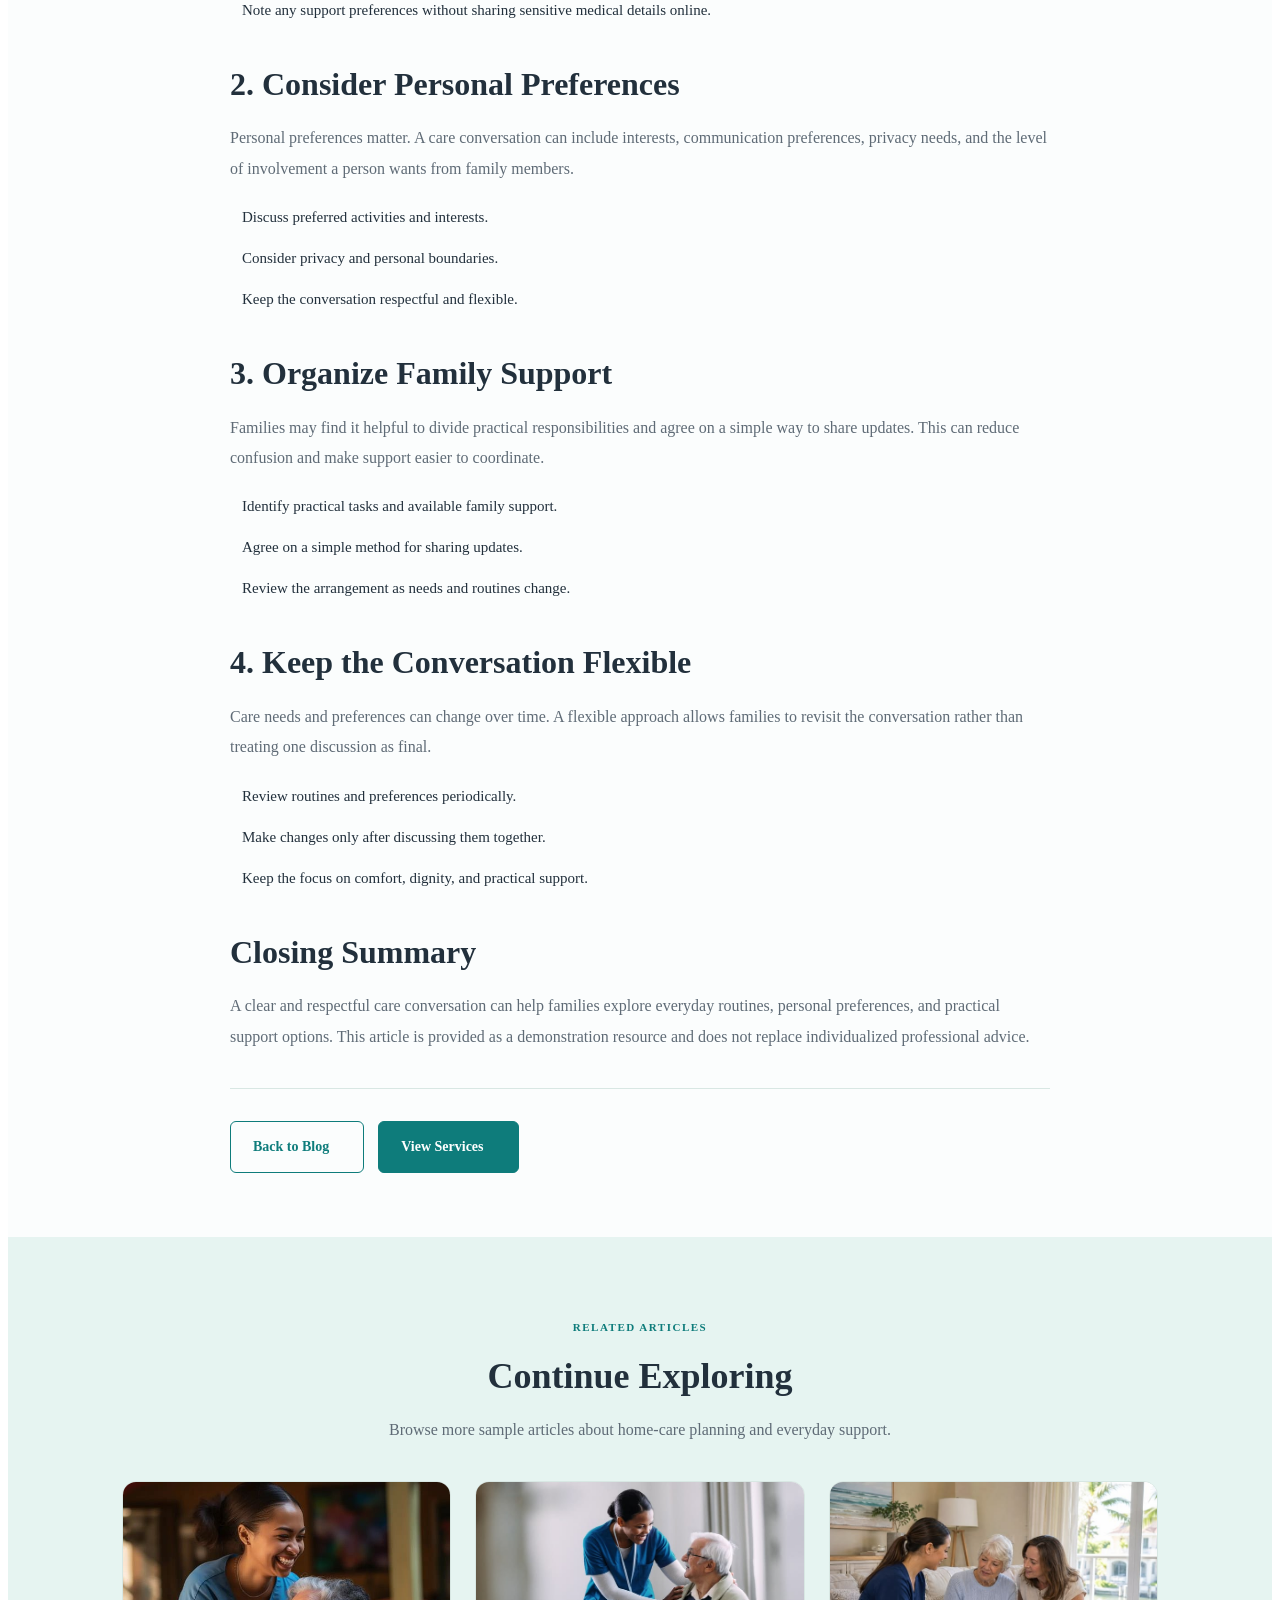
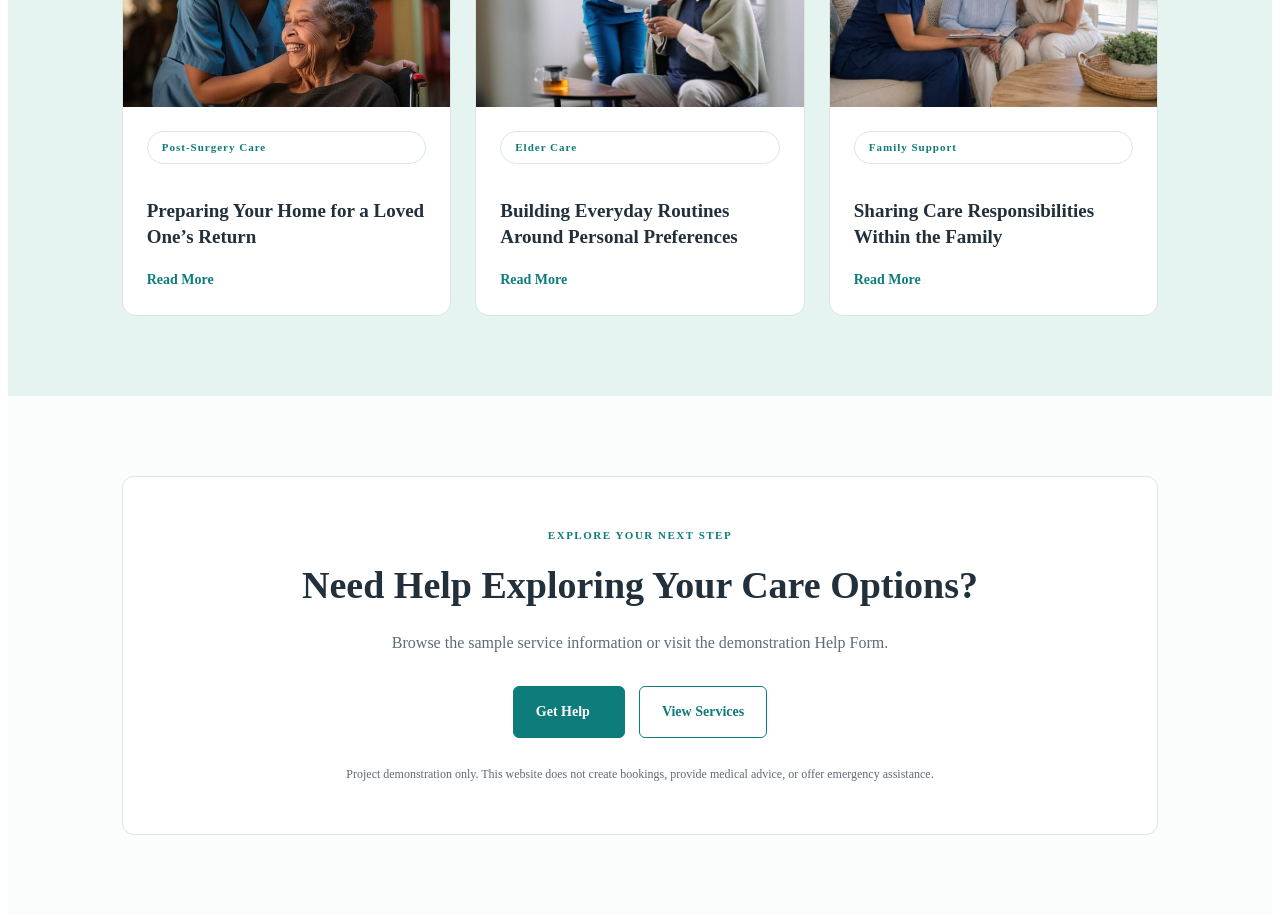
<file: blogreaedarticle.html>
<!DOCTYPE html>
<html lang="en">

<head>
    <meta charset="UTF-8">
    <meta name="viewport" content="width=device-width, initial-scale=1.0">
    <title>Document</title>
    <link rel="stylesheet" href="blogreadarticle.css">
    <link rel="icon" type="Image/png" href="Images/Headerlogo.jpg">
</head>

<body>
    <main class="article-page">

        <!-- ========================================
         1. ARTICLE HEADER
    ========================================= -->
        <section class="article-header">
            <div class="article-container">

                <nav class="article-breadcrumb" aria-label="Breadcrumb">
                    <ol>
                        <li>
                            <a href="index.html">Home</a>
                        </li>

                        <li>
                            <a href="blog.html">Blog</a>
                        </li>

                        <li aria-current="page">
                            Planning Home-Care Support
                        </li>
                    </ol>
                </nav>

                <div class="article-header-content">
                    <span class="article-category">
                        Care Planning
                    </span>

                    <h1>
                        Planning Home-Care Support:
                        Questions for Families to Consider
                    </h1>

                    <p>
                        A simple introduction to discussing daily routines,
                        personal preferences, and the type of support
                        a family wants to explore.
                    </p>

                    <div class="article-meta">
                        <span>
                            <i class="fa-regular fa-user" aria-hidden="true"></i>
                            Meridian Demo Editorial Team
                        </span>

                        <span>
                            <i class="fa-regular fa-calendar" aria-hidden="true"></i>
                            Sample date
                        </span>

                        <span>
                            <i class="fa-regular fa-clock" aria-hidden="true"></i>
                            4 min read
                        </span>
                    </div>
                </div>

            </div>
        </section>

        <!-- ========================================
         2. ARTICLE IMAGE
    ========================================= -->
        <section class="article-image-section">
            <div class="article-container">

                <div class="article-image">
                    <img src="Images/readarticleimage1.jpeg"
                        alt="Caregiver and family members discussing everyday home-care support" width="1200"
                        height="720" loading="lazy">
                </div>

            </div>
        </section>

        <!-- ========================================
         3. ARTICLE CONTENT
    ========================================= -->
        <section class="article-content-section">
            <div class="article-container">

                <div class="article-content">

                    <h2>Introduction</h2>

                    <p>
                        Planning home-care support can begin with a simple
                        conversation about everyday routines, personal
                        preferences, and the kind of assistance that may
                        be helpful. This article is a demonstration resource
                        for exploring general care-planning topics.
                    </p>

                    <h2>1. Start With Everyday Routines</h2>

                    <p>
                        Everyday routines can provide a practical starting
                        point for a care discussion. Consider which activities
                        are already comfortable and which parts of the day
                        may need more support.
                    </p>

                    <ul class="article-list">
                        <li>
                            <i class="fa-solid fa-circle-check" aria-hidden="true"></i>
                            <span>
                                Discuss preferred morning and evening routines.
                            </span>
                        </li>

                        <li>
                            <i class="fa-solid fa-circle-check" aria-hidden="true"></i>
                            <span>
                                Identify activities that feel manageable
                                independently.
                            </span>
                        </li>

                        <li>
                            <i class="fa-solid fa-circle-check" aria-hidden="true"></i>
                            <span>
                                Note any support preferences without sharing
                                sensitive medical details online.
                            </span>
                        </li>
                    </ul>

                    <h2>2. Consider Personal Preferences</h2>

                    <p>
                        Personal preferences matter. A care conversation can
                        include interests, communication preferences, privacy
                        needs, and the level of involvement a person wants
                        from family members.
                    </p>

                    <ul class="article-list">
                        <li>
                            <i class="fa-solid fa-circle-check" aria-hidden="true"></i>
                            <span>
                                Discuss preferred activities and interests.
                            </span>
                        </li>

                        <li>
                            <i class="fa-solid fa-circle-check" aria-hidden="true"></i>
                            <span>
                                Consider privacy and personal boundaries.
                            </span>
                        </li>

                        <li>
                            <i class="fa-solid fa-circle-check" aria-hidden="true"></i>
                            <span>
                                Keep the conversation respectful and flexible.
                            </span>
                        </li>
                    </ul>

                    <h2>3. Organize Family Support</h2>

                    <p>
                        Families may find it helpful to divide practical
                        responsibilities and agree on a simple way to share
                        updates. This can reduce confusion and make support
                        easier to coordinate.
                    </p>

                    <ul class="article-list">
                        <li>
                            <i class="fa-solid fa-circle-check" aria-hidden="true"></i>
                            <span>
                                Identify practical tasks and available family support.
                            </span>
                        </li>

                        <li>
                            <i class="fa-solid fa-circle-check" aria-hidden="true"></i>
                            <span>
                                Agree on a simple method for sharing updates.
                            </span>
                        </li>

                        <li>
                            <i class="fa-solid fa-circle-check" aria-hidden="true"></i>
                            <span>
                                Review the arrangement as needs and routines change.
                            </span>
                        </li>
                    </ul>

                    <h2>4. Keep the Conversation Flexible</h2>

                    <p>
                        Care needs and preferences can change over time.
                        A flexible approach allows families to revisit the
                        conversation rather than treating one discussion as final.
                    </p>

                    <ul class="article-list">
                        <li>
                            <i class="fa-solid fa-circle-check" aria-hidden="true"></i>
                            <span>
                                Review routines and preferences periodically.
                            </span>
                        </li>

                        <li>
                            <i class="fa-solid fa-circle-check" aria-hidden="true"></i>
                            <span>
                                Make changes only after discussing them together.
                            </span>
                        </li>

                        <li>
                            <i class="fa-solid fa-circle-check" aria-hidden="true"></i>
                            <span>
                                Keep the focus on comfort, dignity, and practical support.
                            </span>
                        </li>
                    </ul>

                    <h2>Closing Summary</h2>

                    <p>
                        A clear and respectful care conversation can help
                        families explore everyday routines, personal preferences,
                        and practical support options. This article is provided
                        as a demonstration resource and does not replace
                        individualized professional advice.
                    </p>

                    <div class="article-actions">
                        <a href="blog.html" class="article-button article-button-outline">
                            Back to Blog
                            <i class="fa-solid fa-arrow-left" aria-hidden="true"></i>
                        </a>

                        <a href="services.html" class="article-button">
                            View Services
                            <i class="fa-solid fa-arrow-right" aria-hidden="true"></i>
                        </a>
                    </div>

                </div>

            </div>
        </section>

        <!-- ========================================
         4. RELATED ARTICLES
    ========================================= -->
        <section class="article-section article-soft-section" aria-labelledby="article-related-title">
            <div class="article-container">

                <div class="article-section-heading">
                    <span class="article-eyebrow">RELATED ARTICLES</span>

                    <h2 id="article-related-title">
                        Continue Exploring
                    </h2>

                    <p>
                        Browse more sample articles about home-care
                        planning and everyday support.
                    </p>
                </div>

                <div class="article-related-grid">

                    <!-- Related article 1 -->
                    <article class="article-related-card">
                        <div class="article-related-image">
                            <img src="Images/readarticleimage2.jpeg"
                                alt="Family preparing a comfortable home space for recovery" width="640" height="440"
                                loading="lazy">
                        </div>

                        <div class="article-related-content">
                            <span class="article-category">
                                Post-Surgery Care
                            </span>

                            <h3>
                                <a href="blogreadmore.html">
                                    Preparing Your Home for a Loved One’s Return
                                </a>
                            </h3>

                            <a href="blogreadmore.html" class="article-related-link"
                                aria-label="Read more about preparing your home for a loved one’s return">
                                Read More
                                <i class="fa-solid fa-arrow-right" aria-hidden="true"></i>
                            </a>
                        </div>
                    </article>

                    <!-- Related article 2 -->
                    <article class="article-related-card">
                        <div class="article-related-image">
                            <img src="Images/readarticleimage3.jpeg"
                                alt="Caregiver and older adult sharing a calm moment at home" width="640" height="440"
                                loading="lazy">
                        </div>

                        <div class="article-related-content">
                            <span class="article-category">
                                Elder Care
                            </span>

                            <h3>
                                <a href="blogreadmore.html">
                                    Building Everyday Routines Around
                                    Personal Preferences
                                </a>
                            </h3>

                            <a href="blogreadmore.html" class="article-related-link"
                                aria-label="Read more about building everyday routines around personal preferences">
                                Read More
                                <i class="fa-solid fa-arrow-right" aria-hidden="true"></i>
                            </a>
                        </div>
                    </article>

                    <!-- Related article 3 -->
                    <article class="article-related-card">
                        <div class="article-related-image">
                            <img src="Images/readarticleimage4.jpeg"
                                alt="Family members discussing care responsibilities together" width="640" height="440"
                                loading="lazy">
                        </div>

                        <div class="article-related-content">
                            <span class="article-category">
                                Family Support
                            </span>

                            <h3>
                                <a href="blogreadmore.html">
                                    Sharing Care Responsibilities
                                    Within the Family
                                </a>
                            </h3>

                            <a href="blogreadmore.html" class="article-related-link"
                                aria-label="Read more about sharing care responsibilities within the family">
                                Read More
                                <i class="fa-solid fa-arrow-right" aria-hidden="true"></i>
                            </a>
                        </div>
                    </article>

                </div>

            </div>
        </section>

        <!-- ========================================
         5. FINAL CTA
    ========================================= -->
        <section class="article-section" aria-labelledby="article-cta-title">
            <div class="article-container">

                <div class="article-cta">
                    <span class="article-eyebrow">EXPLORE YOUR NEXT STEP</span>

                    <h2 id="article-cta-title">
                        Need Help Exploring Your Care Options?
                    </h2>

                    <p>
                        Browse the sample service information or visit the
                        demonstration Help Form.
                    </p>

                    <div class="article-cta-actions">
                        <a href="contact.html#help-section" class="article-button">
                            Get Help
                            <i class="fa-solid fa-arrow-right" aria-hidden="true"></i>
                        </a>

                        <a href="services.html" class="article-button article-button-outline">
                            View Services
                        </a>
                    </div>

                    <p class="article-demo-notice">
                        Project demonstration only. This website does not
                        create bookings, provide medical advice, or offer
                        emergency assistance.
                    </p>
                </div>

            </div>
        </section>

    </main>
</body>

</html>
</file>
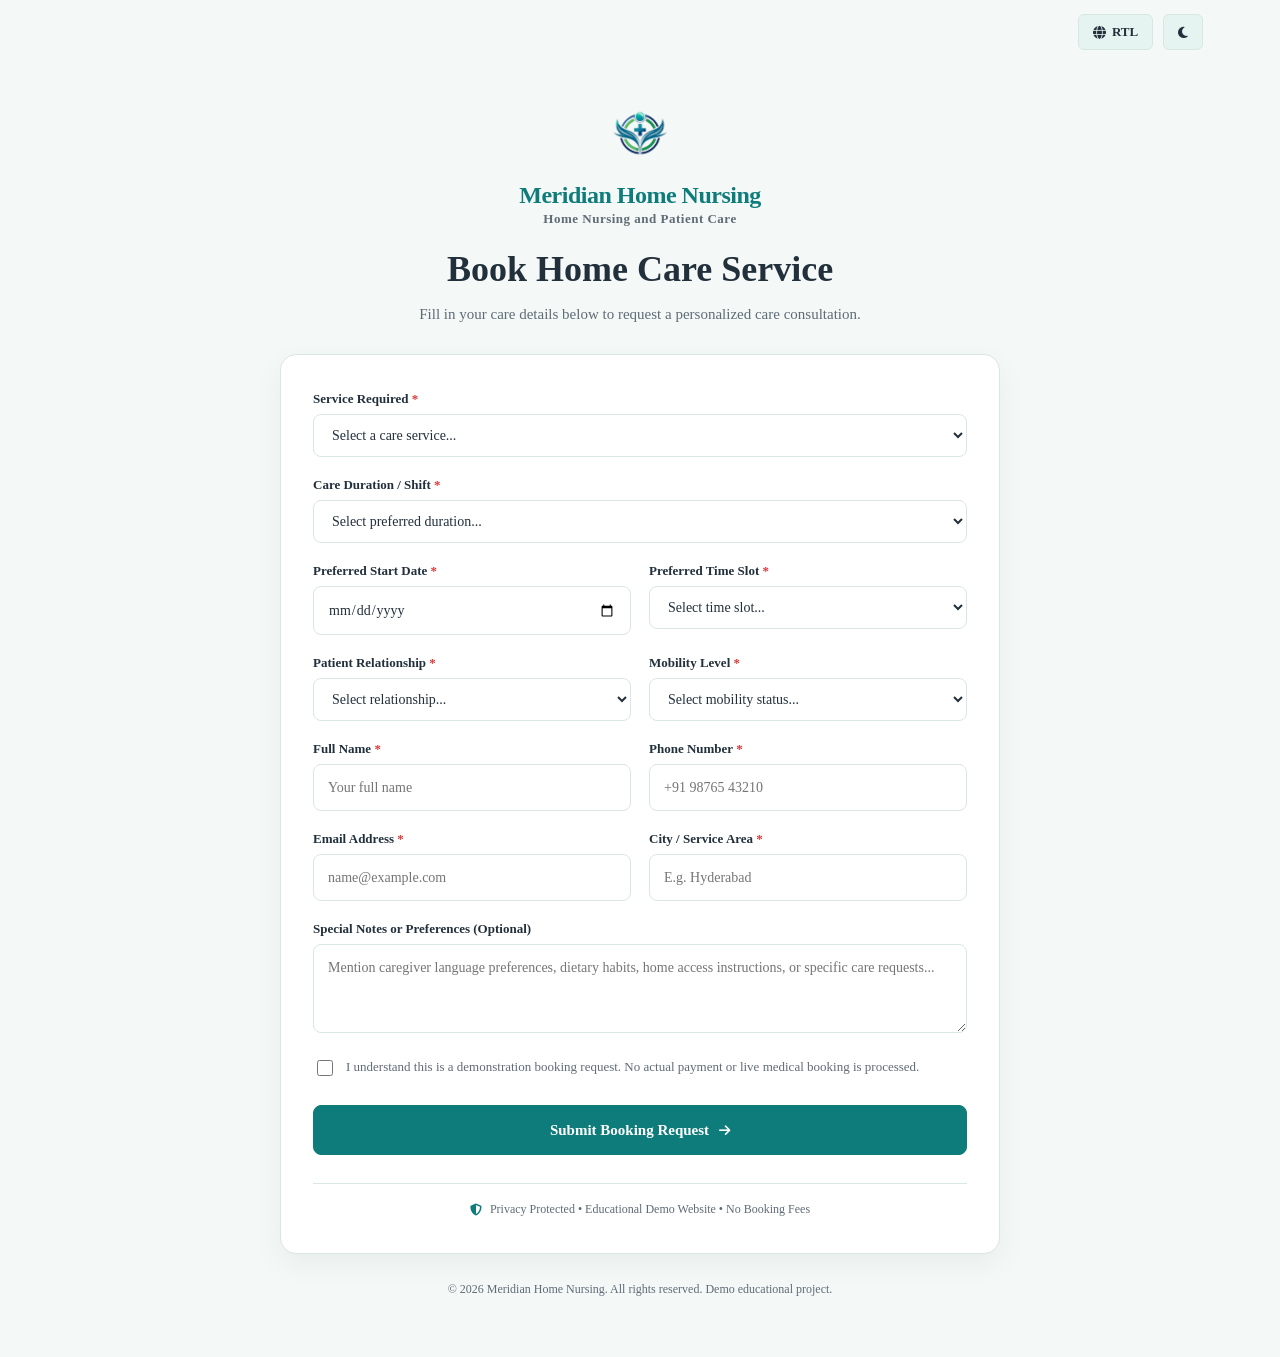
<file: bookserviceform.html>
<!DOCTYPE html>
<html lang="en" dir="ltr">

<head>
    <meta charset="UTF-8">
    <meta name="viewport" content="width=device-width, initial-scale=1.0">
    <title>Book Home Care Service | Meridian Home Nursing</title>
    <meta name="description"
        content="Request an in-home nursing and patient care consultation with Meridian Home Nursing.">
    <link rel="stylesheet" href="https://cdnjs.cloudflare.com/ajax/libs/font-awesome/6.5.2/css/all.min.css">
    <link rel="icon" type="Image/png" href="Images/Headerlogo.jpg">
    <link rel="stylesheet" href="bookserivceform.css">
    
</head>

<body class="booking-body">

    <!-- ========================================
         1. TOP MINIMAL UTILITY BAR
    ========================================= -->
    <header class="bk-topbar">
        <div class="bk-topbar-container">


            <!-- Right: RTL & Dark Mode Toggles -->
            <div class="bk-toggles">
                <button type="button" class="bk-toggle-btn" id="rtlToggle" aria-label="Toggle text direction">
                    <i class="fa-solid fa-globe" aria-hidden="true"></i>
                    <span>RTL</span>
                </button>

                <button type="button" class="bk-toggle-btn" id="themeToggle" aria-label="Toggle dark mode">
                    <i class="fa-solid fa-moon" aria-hidden="true"></i>
                </button>
            </div>
        </div>
    </header>

    <!-- ========================================
         2. MAIN STANDALONE CONTAINER
    ========================================= -->
    <main class="bk-page-wrapper">

        <!-- Standalone Brand & Title Section (Above the card) -->
        <div class="bk-brand-heading">
            <a href="index.html" class="bk-brand-link" aria-label="Meridian Home Nursing Home">
                <img src="Images/Headerlogo.jpg" alt="Meridian Home Nursing logo" class="bk-brand-logo" width="60"
                    height="60">
            </a>
            <h2 class="bk-brand-name">Meridian Home Nursing</h2>
            <p class="bk-brand-subtitle">Home Nursing and Patient Care</p>

            <h1 class="bk-main-title">Book Home Care Service</h1>
            <p class="bk-intro-subtitle">
                Fill in your care details below to request a personalized care consultation.
            </p>
        </div>

        <!-- 3. SEPARATE BOOKING FORM CARD -->
        <section class="bk-card" aria-labelledby="bk-form-title">
            <h2 id="bk-form-title" class="sr-only">Booking Form</h2>

            <form id="bookingServiceForm" class="bk-form" novalidate>

                <!-- Service Selection -->
                <div class="bk-form-group">
                    <label for="careService">Service Required <span class="bk-required">*</span></label>
                    <select id="careService" name="careService" required>
                        <option value="" disabled selected>Select a care service...</option>
                        <option value="post-surgery">Post-Surgery Care</option>
                        <option value="elder-care">Elder Care</option>
                        <option value="injections-dressing">Injections &amp; Wound Dressing</option>
                        <option value="patient-care">Patient Care Support</option>
                        <option value="general-assessment">General Care Assessment</option>
                    </select>
                </div>

                <!-- Shift / Duration -->
                <div class="bk-form-group">
                    <label for="careShift">Care Duration / Shift <span class="bk-required">*</span></label>
                    <select id="careShift" name="careShift" required>
                        <option value="" disabled selected>Select preferred duration...</option>
                        <option value="hourly">Single Visit (2–4 Hours)</option>
                        <option value="half-day">Half Day Support (6–8 Hours)</option>
                        <option value="full-day">Full Day Support (12 Hours)</option>
                        <option value="live-in">24/7 Live-In Care</option>
                    </select>
                </div>

                <!-- Date & Time Slot (2 Columns) -->
                <div class="bk-form-row">
                    <div class="bk-form-group">
                        <label for="startDate">Preferred Start Date <span class="bk-required">*</span></label>
                        <input type="date" id="startDate" name="startDate" required>
                    </div>

                    <div class="bk-form-group">
                        <label for="preferredSlot">Preferred Time Slot <span class="bk-required">*</span></label>
                        <select id="preferredSlot" name="preferredSlot" required>
                            <option value="" disabled selected>Select time slot...</option>
                            <option value="morning">Morning (8:00 AM – 12:00 PM)</option>
                            <option value="afternoon">Afternoon (12:00 PM – 4:00 PM)</option>
                            <option value="evening">Evening (4:00 PM – 8:00 PM)</option>
                            <option value="flexible">Flexible / Any Time</option>
                        </select>
                    </div>
                </div>

                <!-- Patient Relationship & Mobility (2 Columns) -->
                <div class="bk-form-row">
                    <div class="bk-form-group">
                        <label for="patientRelationship">Patient Relationship <span class="bk-required">*</span></label>
                        <select id="patientRelationship" name="patientRelationship" required>
                            <option value="" disabled selected>Select relationship...</option>
                            <option value="self">Self</option>
                            <option value="parent">Parent / In-Law</option>
                            <option value="spouse">Spouse</option>
                            <option value="child">Child</option>
                            <option value="relative">Other Family Member</option>
                        </select>
                    </div>

                    <div class="bk-form-group">
                        <label for="mobilityStatus">Mobility Level <span class="bk-required">*</span></label>
                        <select id="mobilityStatus" name="mobilityStatus" required>
                            <option value="" disabled selected>Select mobility status...</option>
                            <option value="independent">Fully Mobile / Independent</option>
                            <option value="assistance">Walking Assistance Needed</option>
                            <option value="wheelchair">Wheelchair Assisted</option>
                            <option value="bedridden">Bedridden / Complete Care</option>
                        </select>
                    </div>
                </div>

                <!-- Full Name & Phone Number (2 Columns) -->
                <div class="bk-form-row">
                    <div class="bk-form-group">
                        <label for="requesterName">Full Name <span class="bk-required">*</span></label>
                        <input type="text" id="requesterName" name="requesterName" placeholder="Your full name"
                            maxlength="100" required>
                    </div>

                    <div class="bk-form-group">
                        <label for="requesterPhone">Phone Number <span class="bk-required">*</span></label>
                        <input type="tel" id="requesterPhone" name="requesterPhone" placeholder="+91 98765 43210"
                            maxlength="15" required>
                    </div>
                </div>

                <!-- Email Address & City/Area (2 Columns) -->
                <div class="bk-form-row">
                    <div class="bk-form-group">
                        <label for="requesterEmail">Email Address <span class="bk-required">*</span></label>
                        <input type="email" id="requesterEmail" name="requesterEmail" placeholder="name@example.com"
                            maxlength="120" required>
                    </div>

                    <div class="bk-form-group">
                        <label for="requesterCity">City / Service Area <span class="bk-required">*</span></label>
                        <input type="text" id="requesterCity" name="requesterCity" placeholder="E.g. Hyderabad"
                            maxlength="80" required>
                    </div>
                </div>

                <!-- Special Notes / Preferences -->
                <div class="bk-form-group">
                    <label for="careNotes">Special Notes or Preferences (Optional)</label>
                    <textarea id="careNotes" name="careNotes" rows="3"
                        placeholder="Mention caregiver language preferences, dietary habits, home access instructions, or specific care requests..."
                        maxlength="600"></textarea>
                </div>

                <!-- Demo Consent Checkbox -->
                <div class="bk-checkbox-group">
                    <label class="bk-checkbox-label">
                        <input type="checkbox" id="demoConsent" name="demoConsent" required>
                        <span>I understand this is a demonstration booking request. No actual payment or live medical
                            booking is processed.</span>
                    </label>
                </div>

                <!-- Submit Button -->
                <button type="submit" class="bk-submit-btn" id="bookingSubmitBtn">
                    <span>Submit Booking Request</span>
                    <i class="fa-solid fa-arrow-right" aria-hidden="true"></i>
                </button>

                <!-- Live Demo Confirmation Message -->
                <div class="bk-status-msg" id="bookingStatusMsg" role="status" aria-live="polite" hidden></div>

                <!-- Trust Footer Inside Card -->
                <div class="bk-card-footer">
                    <p>
                        <i class="fa-solid fa-shield-halved" aria-hidden="true"></i>
                        Privacy Protected &bull; Educational Demo Website &bull; No Booking Fees
                    </p>
                </div>

            </form>
        </section>

        <!-- Copyright Note Below Card -->
        <footer class="bk-copyright">
            <p>&copy; 2026 Meridian Home Nursing. All rights reserved. Demo educational project.</p>
        </footer>

    </main>
    <script src="bookserviceform.js"></script>
 
</body>

</html>
</file>
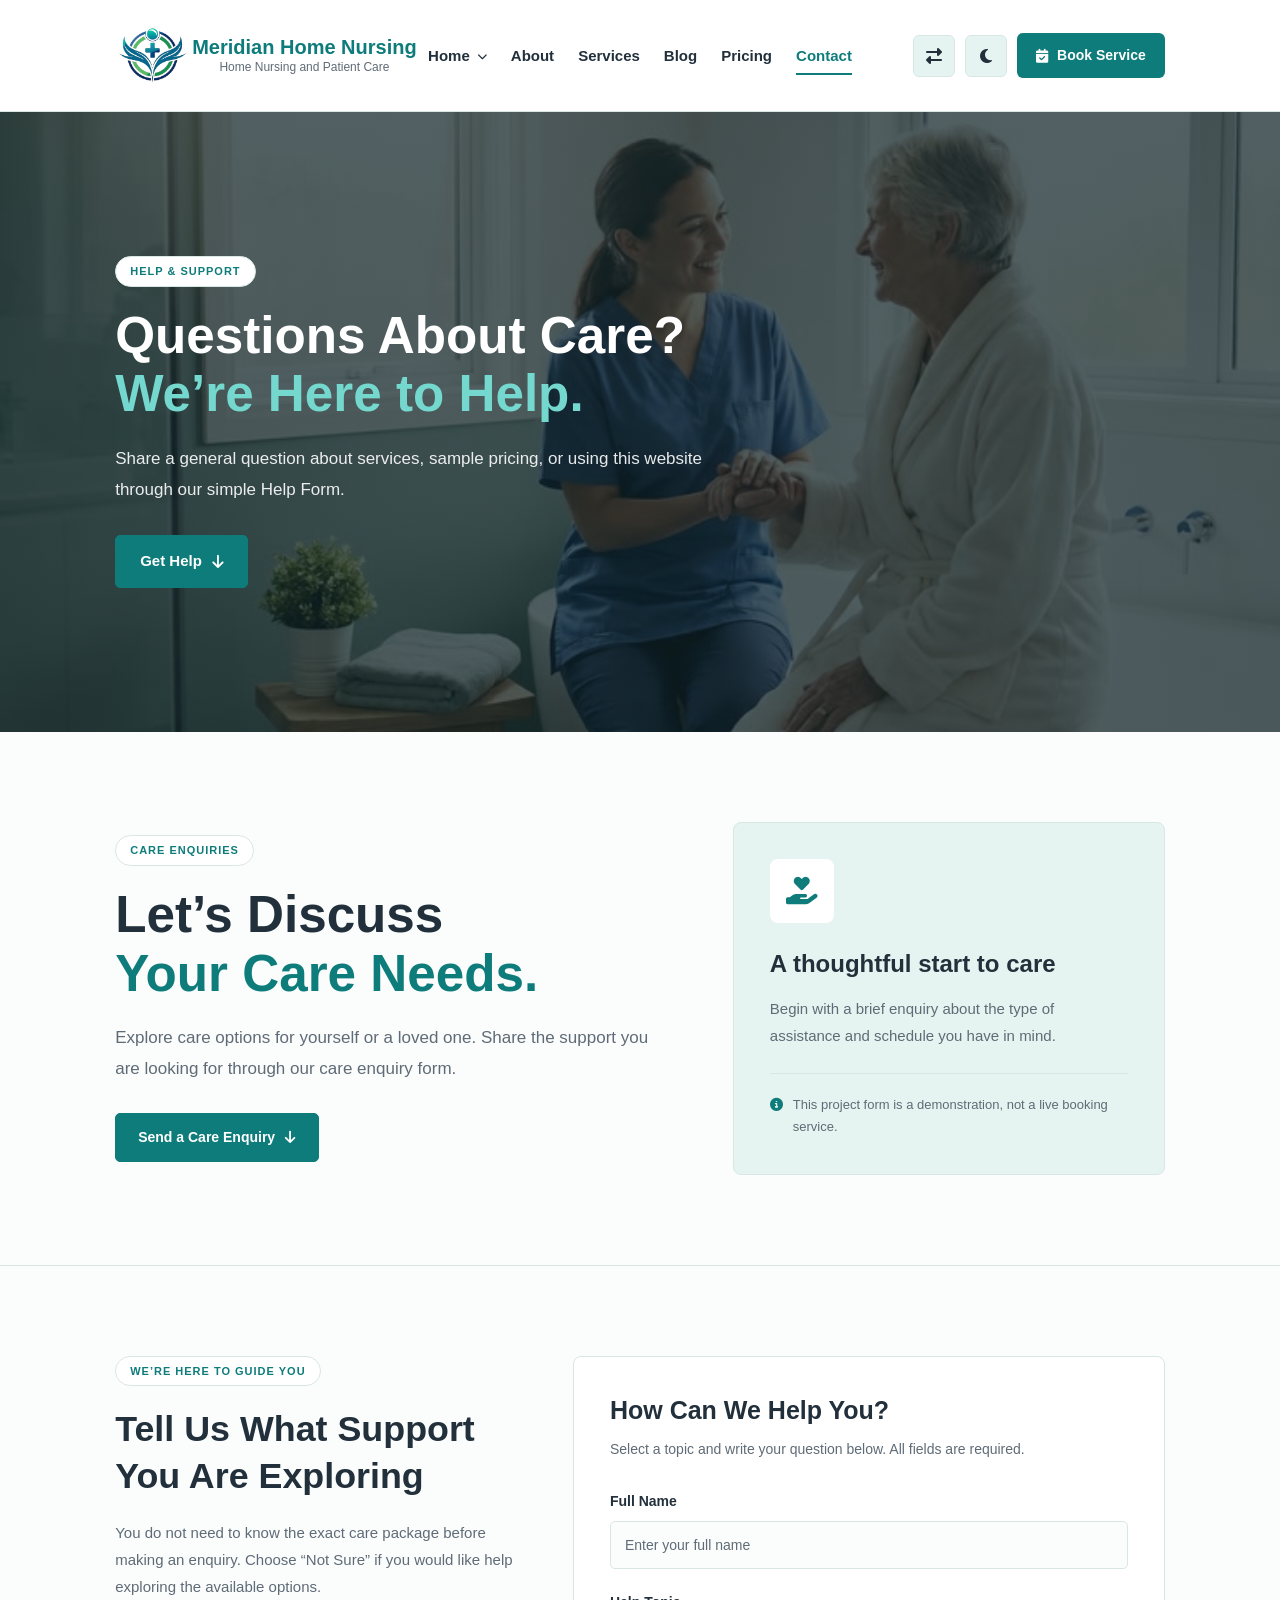
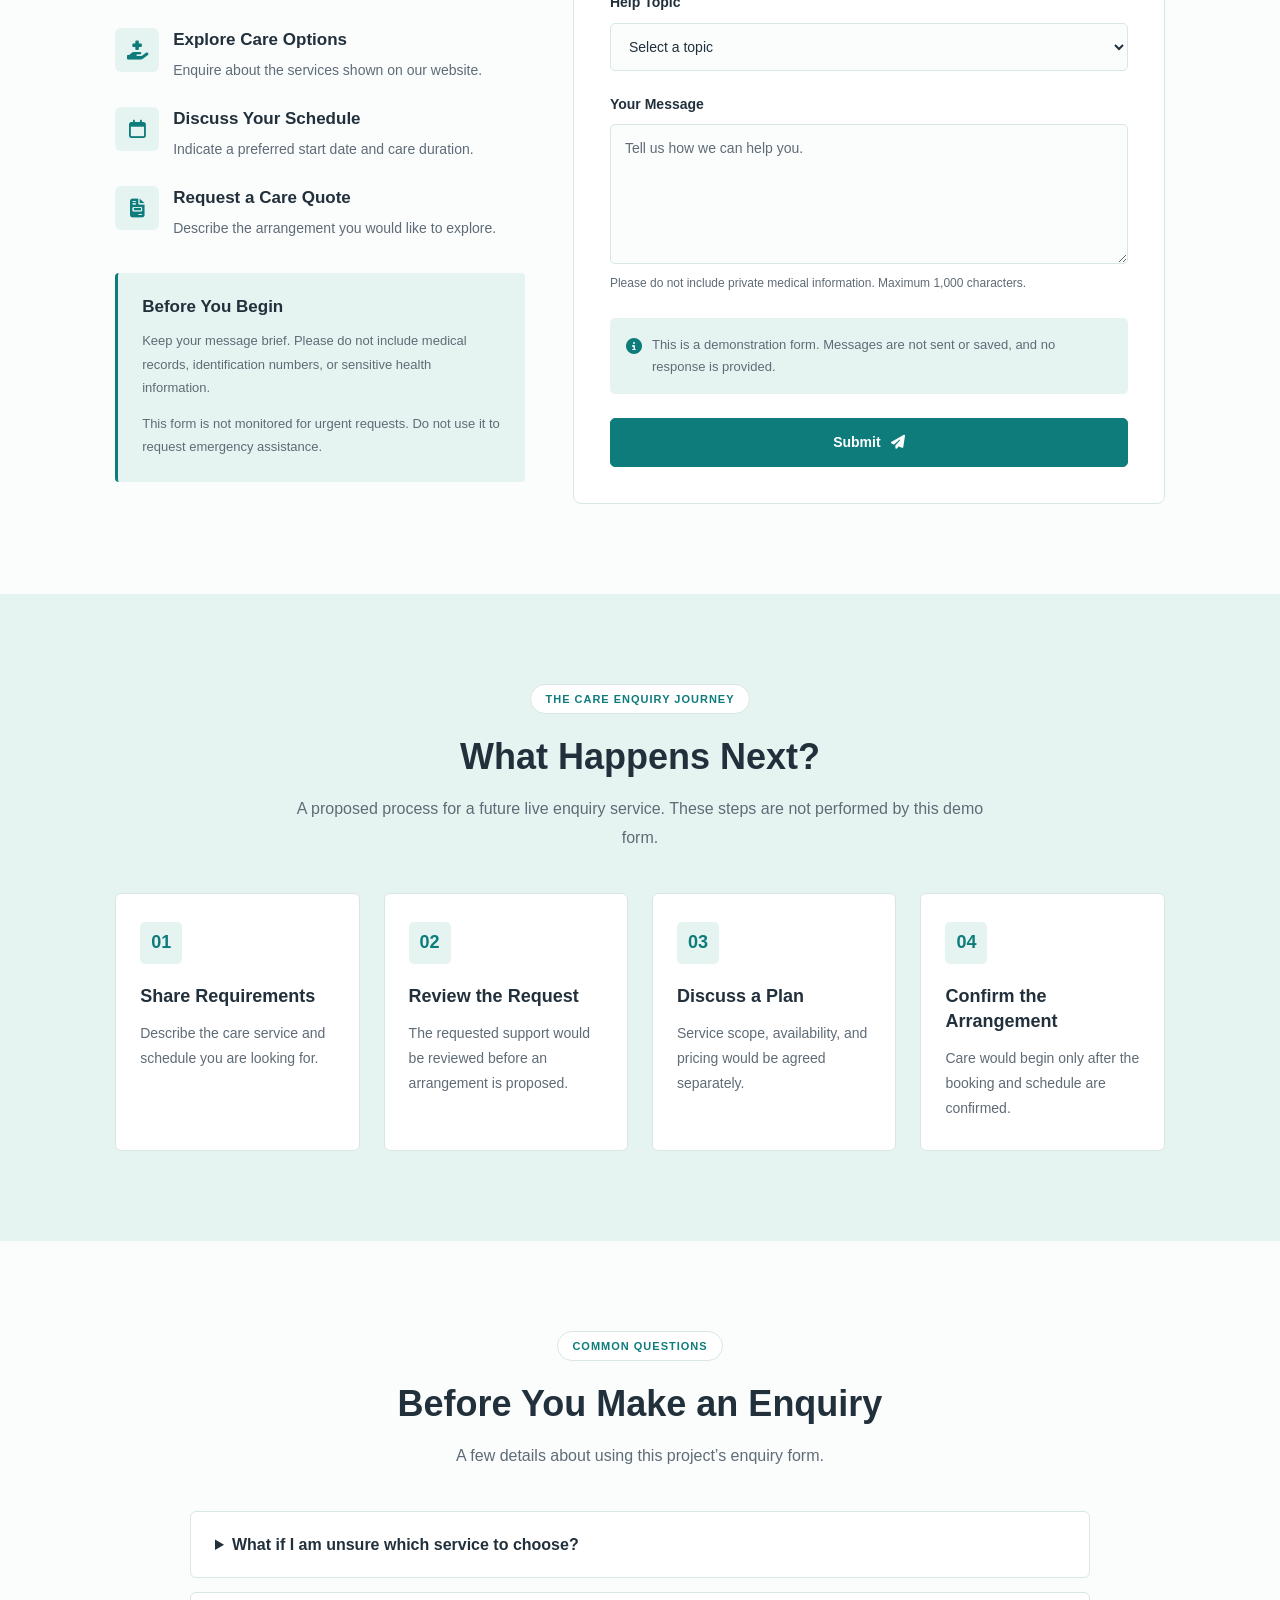
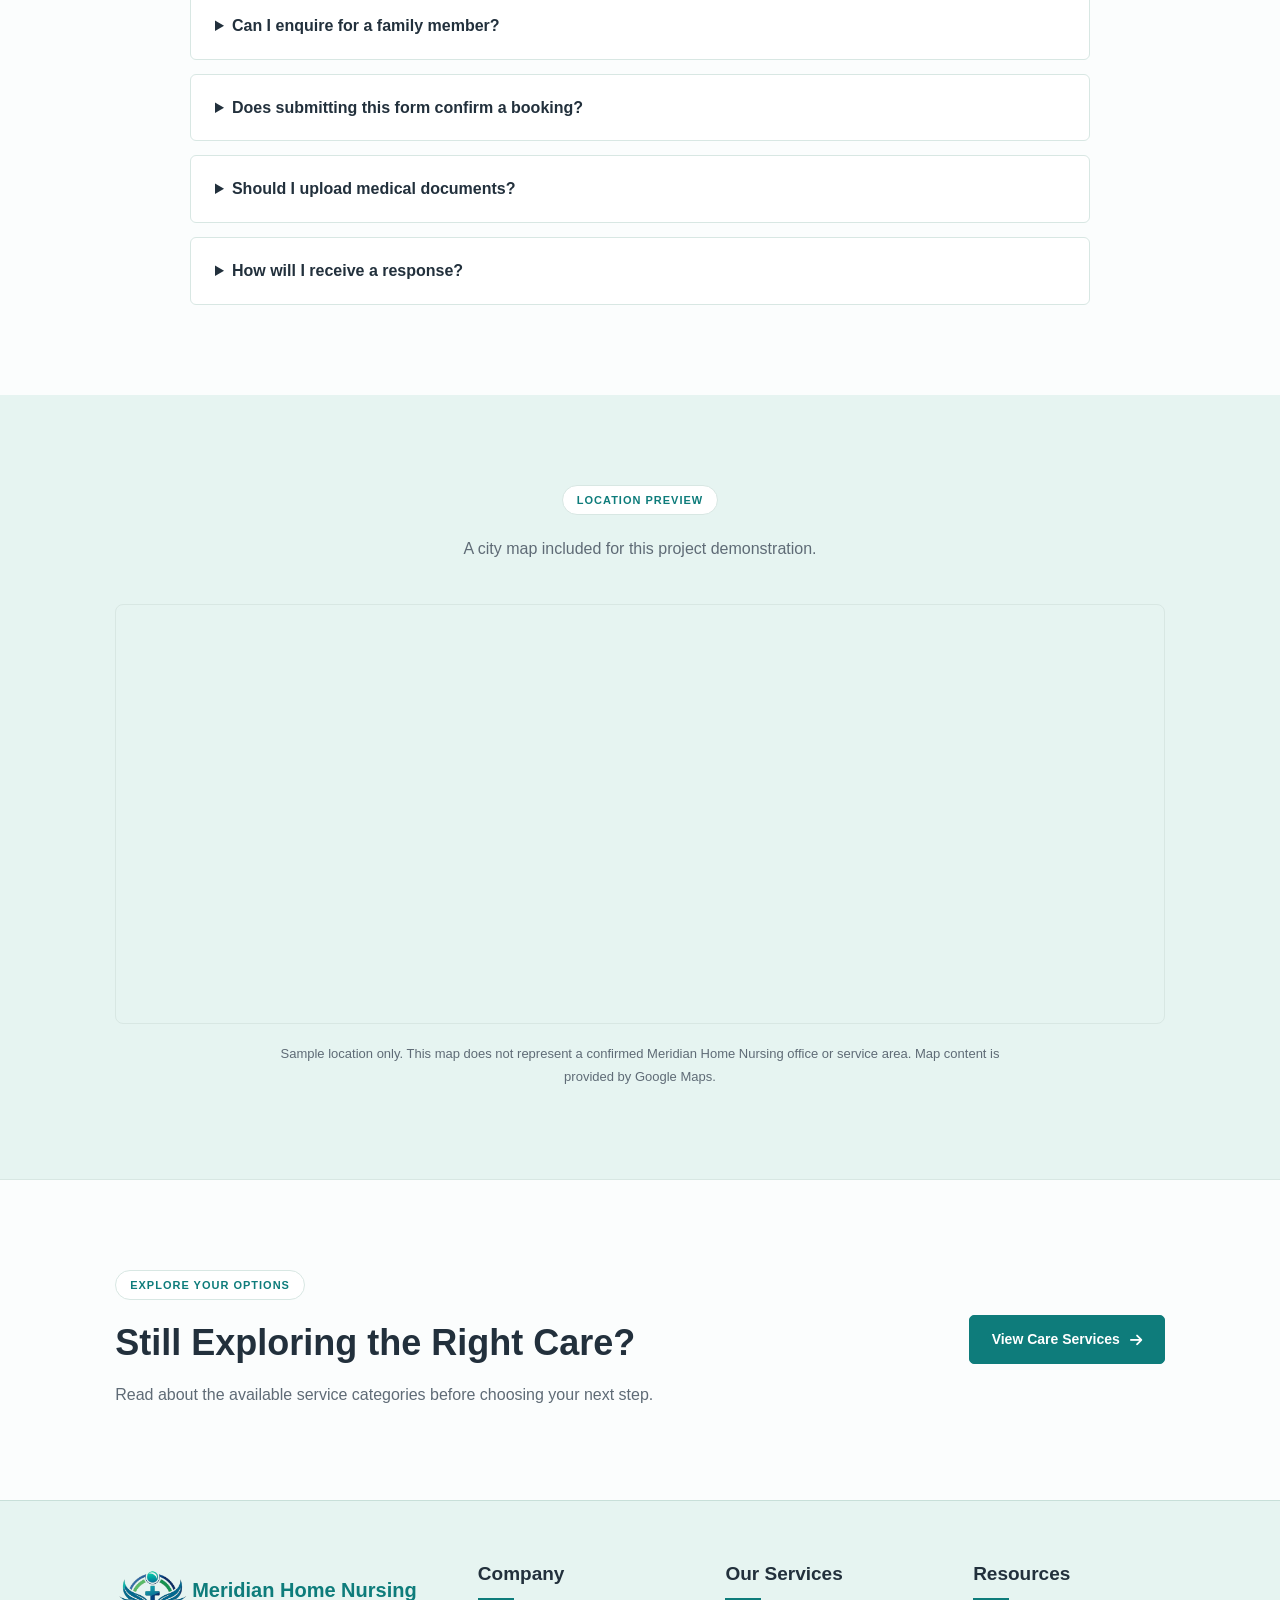
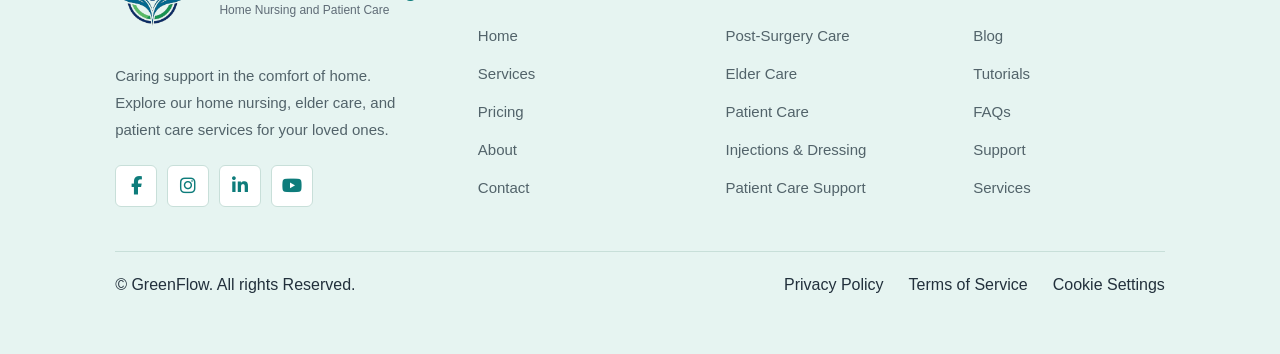
<file: contact.html>
<!DOCTYPE html>
<html lang="en">

<head>
    <meta charset="UTF-8">
    <meta name="viewport" content="width=device-width, initial-scale=1.0">
    <title>Contact page nursing project </title>
    <link rel="stylesheet" href="https://cdnjs.cloudflare.com/ajax/libs/font-awesome/6.5.2/css/all.min.css">
    <link rel="icon" type="Image/png" href="Images/Headerlogo.jpg">
    <link rel="icon" type="Image/png" href="Images/Headerlogo.jpg">
    <link rel="stylesheet" href="header.css">
    <link rel="stylesheet" href="footer.css">
    <link rel="stylesheet" href="contact.css">

</head>

<body>
    <header class="site-header">
        <div class="header-container">

            <!-- Left: Agency branding -->
            <a href="index.html" class="brand">
                <span class="brand-icon">
                    <img src="Images/Headerlogo.jpg" alt="Meridian Home Nursing logo" class="brand-logo">
                </span>

                <span class="brand-text">
                    <span class="brand-name">Meridian Home Nursing</span>
                    <span class="brand-subtitle">
                        Home Nursing and Patient Care
                    </span>
                </span>
            </a>

            <!-- Middle: Navigation -->
            <nav class="main-nav" id="mainNav" aria-label="Main navigation">
                <ul class="nav-list">

                    <li class="home-dropdown">
                        <button type="button" class="home-toggle" id="homeToggle" aria-expanded="false"
                            aria-controls="homeDropdown">
                            <span>Home</span>
                            <i class="fa-solid fa-chevron-down" aria-hidden="true"></i>
                        </button>

                        <ul class="dropdown-list" id="homeDropdown" hidden>
                            <li>
                                <a href="index.html">Classic</a>
                            </li>

                            <li>
                                <a href="home-standard.html">Standard</a>
                            </li>
                        </ul>
                    </li>
                    <li>
                        <a href="about.html">About</a>
                    </li>

                    <li>
                        <a href="services.html">Services</a>
                    </li>
                    <li>
                        <a href="blog.html">Blog</a>
                    </li>

                    <li>
                        <a href="pricing.html">Pricing</a>
                    </li>

                    <li>
                        <a href="contact.html">Contact</a>
                    </li>

                </ul>

                <!-- Mobile booking link -->
                <a href="bookserviceform.html" class="mobile-book">
                    <i class="fa-solid fa-calendar-check" aria-hidden="true"></i>
                    Book Service
                </a>
            </nav>

            <!-- Right: Header controls -->
            <div class="header-actions">

                <button type="button" class="icon-button" id="rtlToggle" aria-label="Switch to right-to-left layout"
                    aria-pressed="false" title="Switch to right-to-left layout">
                    <i class="fa-solid fa-right-left" aria-hidden="true"></i>
                </button>

                <button type="button" class="icon-button" id="darkModeToggle" aria-label="Enable dark mode"
                    aria-pressed="false" title="Enable dark mode">
                    <i class="fa-solid fa-moon" aria-hidden="true"></i>
                </button>

                <a href="bookserviceform.html" class="book-button">
                    <i class="fa-solid fa-calendar-check" aria-hidden="true"></i>
                    <span>Book Service</span>
                </a>

                <button type="button" class="icon-button menu-toggle" id="menuToggle" aria-label="Open navigation"
                    aria-expanded="false" aria-controls="mainNav">
                    <i class="fa-solid fa-bars" aria-hidden="true"></i>
                </button>

            </div>
        </div>
    </header>
    <main class="contact-page">

        <!-- Contact Hero Banner -->
        <section class="contact-hero-banner">
            <div class="contact-hero-banner-overlay">
                <div class="contact-hero-banner-container">

                    <div class="contact-hero-banner-content">
                        <span class="contact-hero-eyebrow">
                            HELP &amp; SUPPORT
                        </span>

                        <h1>
                            Questions About Care?<br>
                            <span>We’re Here to Help.</span>
                        </h1>

                        <p>
                            Share a general question about services, sample pricing,
                            or using this website through our simple Help Form.
                        </p>

                        <div class="contact-hero-actions">
                            <a href="#care-enquiry" class="contact-hero-button">
                                Get Help
                                <i class="fa-solid fa-arrow-down" aria-hidden="true"></i>
                            </a>
                        </div>

                    </div>

                </div>
            </div>
        </section>

        <!-- 1. Contact Hero -->
        <section class="contact-section contact-hero">
            <div class="contact-container contact-hero-layout">

                <div class="contact-hero-content">
                    <span class="contact-eyebrow">CARE ENQUIRIES</span>

                    <h1>
                        Let’s Discuss<br>
                        <span>Your Care Needs.</span>
                    </h1>

                    <p>
                        Explore care options for yourself or a loved one.
                        Share the support you are looking for through
                        our care enquiry form.
                    </p>

                    <a href="#care-enquiry" class="contact-button">
                        Send a Care Enquiry
                        <i class="fa-solid fa-arrow-down" aria-hidden="true"></i>
                    </a>
                </div>

                <div class="contact-hero-panel">
                    <span class="contact-hero-icon">
                        <i class="fa-solid fa-hand-holding-heart" aria-hidden="true"></i>
                    </span>

                    <h2>A thoughtful start to care</h2>

                    <p>
                        Begin with a brief enquiry about the type of
                        assistance and schedule you have in mind.
                    </p>

                    <div class="contact-hero-note">
                        <i class="fa-solid fa-circle-info" aria-hidden="true"></i>

                        <span>
                            This project form is a demonstration,
                            not a live booking service.
                        </span>
                    </div>
                </div>

            </div>
        </section>

        <!-- 2. Care Enquiry Form -->
        <section class="contact-section" id="care-enquiry">
            <div class="contact-container contact-enquiry-layout">

                <!-- Supporting information -->
                <aside class="contact-enquiry-intro">
                    <span class="contact-eyebrow">WE’RE HERE TO GUIDE YOU</span>

                    <h2>Tell Us What Support You Are Exploring</h2>

                    <p>
                        You do not need to know the exact care package
                        before making an enquiry. Choose “Not Sure” if
                        you would like help exploring the available options.
                    </p>

                    <ul class="contact-help-list">
                        <li>
                            <span class="contact-help-icon">
                                <i class="fa-solid fa-hand-holding-medical" aria-hidden="true"></i>
                            </span>

                            <div>
                                <h3>Explore Care Options</h3>
                                <p>
                                    Enquire about the services shown
                                    on our website.
                                </p>
                            </div>
                        </li>

                        <li>
                            <span class="contact-help-icon">
                                <i class="fa-regular fa-calendar" aria-hidden="true"></i>
                            </span>

                            <div>
                                <h3>Discuss Your Schedule</h3>
                                <p>
                                    Indicate a preferred start date
                                    and care duration.
                                </p>
                            </div>
                        </li>

                        <li>
                            <span class="contact-help-icon">
                                <i class="fa-solid fa-file-invoice" aria-hidden="true"></i>
                            </span>

                            <div>
                                <h3>Request a Care Quote</h3>
                                <p>
                                    Describe the arrangement you
                                    would like to explore.
                                </p>
                            </div>
                        </li>
                    </ul>

                    <div class="contact-information-note">
                        <h3>Before You Begin</h3>

                        <p>
                            Keep your message brief. Please do not include
                            medical records, identification numbers,
                            or sensitive health information.
                        </p>

                        <p>
                            This form is not monitored for urgent requests.
                            Do not use it to request emergency assistance.
                        </p>
                    </div>
                </aside>

                <!-- Simple Help Form -->
                <div class="contact-form-card">
                    <h2>How Can We Help You?</h2>

                    <p class="contact-form-intro">
                        Select a topic and write your question below.
                        All fields are required.
                    </p>

                    <form id="helpForm">

                        <div class="contact-form-grid">

                            <!-- Full name -->
                            <div class="contact-field contact-field-full">
                                <label for="helpName">Full Name</label>

                                <input type="text" id="helpName" name="fullName" autocomplete="name"
                                    placeholder="Enter your full name" maxlength="100" required>
                            </div>

                            <!-- Help topic -->
                            <div class="contact-field contact-field-full">
                                <label for="helpTopic">Help Topic</label>

                                <select id="helpTopic" name="helpTopic" required>
                                    <option value="" disabled selected>
                                        Select a topic
                                    </option>

                                    <option value="general">
                                        General Question
                                    </option>

                                    <option value="services">
                                        Services Information
                                    </option>

                                    <option value="pricing">
                                        Pricing Information
                                    </option>

                                    <option value="website">
                                        Website Help
                                    </option>

                                    <option value="other">
                                        Other
                                    </option>
                                </select>
                            </div>

                            <!-- Message -->
                            <div class="contact-field contact-field-full">
                                <label for="helpMessage">Your Message</label>

                                <textarea id="helpMessage" name="message" rows="5" maxlength="1000"
                                    placeholder="Tell us how we can help you." aria-describedby="helpMessageHint"
                                    required></textarea>

                                <p class="contact-field-help" id="helpMessageHint">
                                    Please do not include private medical information.
                                    Maximum 1,000 characters.
                                </p>
                            </div>

                        </div>

                        <div class="contact-demo-notice">
                            <i class="fa-solid fa-circle-info" aria-hidden="true"></i>

                            <p>
                                This is a demonstration form. Messages are not sent
                                or saved, and no response is provided.
                            </p>
                        </div>

                        <button type="submit" class="contact-button contact-submit">
                            Submit
                            <i class="fa-solid fa-paper-plane" aria-hidden="true"></i>
                        </button>

                        <p class="contact-form-status" id="helpFormStatus" role="status" aria-live="polite"
                            aria-atomic="true"></p>

                    </form>
                </div>

            </div>
        </section>

        <!-- 3. What Happens Next -->
        <section class="contact-section contact-soft-section">
            <div class="contact-container">

                <div class="contact-section-heading">
                    <span class="contact-eyebrow">THE CARE ENQUIRY JOURNEY</span>

                    <h2>What Happens Next?</h2>

                    <p>
                        A proposed process for a future live enquiry service.
                        These steps are not performed by this demo form.
                    </p>
                </div>

                <ol class="contact-steps">

                    <li class="contact-step">
                        <span class="contact-step-number" aria-hidden="true">
                            01
                        </span>

                        <h3>Share Requirements</h3>

                        <p>
                            Describe the care service and schedule
                            you are looking for.
                        </p>
                    </li>

                    <li class="contact-step">
                        <span class="contact-step-number" aria-hidden="true">
                            02
                        </span>

                        <h3>Review the Request</h3>

                        <p>
                            The requested support would be reviewed
                            before an arrangement is proposed.
                        </p>
                    </li>

                    <li class="contact-step">
                        <span class="contact-step-number" aria-hidden="true">
                            03
                        </span>

                        <h3>Discuss a Plan</h3>

                        <p>
                            Service scope, availability, and pricing
                            would be agreed separately.
                        </p>
                    </li>

                    <li class="contact-step">
                        <span class="contact-step-number" aria-hidden="true">
                            04
                        </span>

                        <h3>Confirm the Arrangement</h3>

                        <p>
                            Care would begin only after the booking
                            and schedule are confirmed.
                        </p>
                    </li>

                </ol>

            </div>
        </section>

        <!-- 4. Contact FAQs -->
        <section class="contact-section">
            <div class="contact-container contact-faq-container">

                <div class="contact-section-heading">
                    <span class="contact-eyebrow">COMMON QUESTIONS</span>
                    <h2>Before You Make an Enquiry</h2>

                    <p>
                        A few details about using this project’s enquiry form.
                    </p>
                </div>

                <div class="contact-faq-list">

                    <details class="contact-faq">
                        <summary>
                            What if I am unsure which service to choose?
                        </summary>

                        <p>
                            Select “Not Sure” in the Care Service field
                            and briefly describe the type of assistance
                            you are exploring.
                        </p>
                    </details>

                    <details class="contact-faq">
                        <summary>
                            Can I enquire for a family member?
                        </summary>

                        <p>
                            Yes. Choose Parent, Relative, or Other in the
                            Enquiring For field. Avoid sharing their
                            sensitive personal or medical information.
                        </p>
                    </details>

                    <details class="contact-faq">
                        <summary>
                            Does submitting this form confirm a booking?
                        </summary>

                        <p>
                            No. This is a demonstration form. It does not
                            send an enquiry, reserve a caregiver, or
                            confirm a service.
                        </p>
                    </details>

                    <details class="contact-faq">
                        <summary>
                            Should I upload medical documents?
                        </summary>

                        <p>
                            No. This form does not accept document uploads.
                            Please do not paste medical records into
                            the message field.
                        </p>
                    </details>

                    <details class="contact-faq">
                        <summary>
                            How will I receive a response?
                        </summary>

                        <p>
                            This demonstration does not collect a reply
                            method or send responses. A live enquiry service
                            would require a suitable response channel
                            and backend integration.
                        </p>
                    </details>

                </div>

            </div>
        </section>
        <!-- 4. Hyderabad Map -->
        <section class="contact-section" id="background">
            <div class="contact-container">

                <div class="contact-section-heading">
                    <span class="contact-eyebrow">LOCATION PREVIEW</span>

                    <p>
                        A city map included for this project demonstration.
                    </p>
                </div>

                <div class="contact-map">
                    <iframe title="Map showing Hyderabad, India — sample project location"
                        src="https://maps.google.com/maps?q=Hyderabad%2C%20India&amp;t=&amp;z=11&amp;ie=UTF8&amp;iwloc=&amp;output=embed"
                        width="1200" height="420" loading="lazy" referrerpolicy="no-referrer-when-downgrade"
                        allowfullscreen></iframe>
                </div>

                <p class="contact-map-note">
                    Sample location only. This map does not represent
                    a confirmed Meridian Home Nursing office or service area.
                    Map content is provided by Google Maps.
                </p>

            </div>
        </section>

        <!-- 5. Contact CTA -->
        <section class="contact-section contact-cta-section">
            <div class="contact-container contact-cta-layout">

                <div>
                    <span class="contact-eyebrow">EXPLORE YOUR OPTIONS</span>

                    <h2>Still Exploring the Right Care?</h2>

                    <p>
                        Read about the available service categories
                        before choosing your next step.
                    </p>
                </div>

                <a href="services.html" class="contact-button">
                    View Care Services
                    <i class="fa-solid fa-arrow-right" aria-hidden="true"></i>
                </a>

            </div>
        </section>

    </main>
    <!-- Footer -->
    <footer class="site-footer">
        <div class="footer-container">

            <!-- Agency information -->
            <div class="footer-about">
                <a href="index.html" class="brand">
                    <span class="brand-icon">
                        <img src="Images/Headerlogo.jpg" alt="Meridian Home Nursing logo" class="brand-logo">
                    </span>

                    <span class="brand-text">
                        <span class="brand-name">Meridian Home Nursing</span>
                        <span class="brand-subtitle">
                            Home Nursing and Patient Care
                        </span>
                    </span>
                </a>

                <p class="footer-description">
                    Caring support in the comfort of home. Explore our home
                    nursing, elder care, and patient care services for your
                    loved ones.
                </p>

                <!-- Demo placeholders: add real profile URLs to enable -->
                <div class="footer-socials" aria-label="Social media">
                    <a class="footer-social-link" role="link" aria-disabled="true"
                        aria-label="Facebook — profile link coming soon" title="Facebook — coming soon">
                        <i class="fa-brands fa-facebook-f" aria-hidden="true"></i>
                    </a>

                    <a class="footer-social-link" role="link" aria-disabled="true"
                        aria-label="Instagram — profile link coming soon" title="Instagram — coming soon">
                        <i class="fa-brands fa-instagram" aria-hidden="true"></i>
                    </a>

                    <a class="footer-social-link" role="link" aria-disabled="true"
                        aria-label="LinkedIn — profile link coming soon" title="LinkedIn — coming soon">
                        <i class="fa-brands fa-linkedin-in" aria-hidden="true"></i>
                    </a>

                    <a class="footer-social-link" role="link" aria-disabled="true"
                        aria-label="YouTube — profile link coming soon" title="YouTube — coming soon">
                        <i class="fa-brands fa-youtube" aria-hidden="true"></i>
                    </a>
                </div>
            </div>

            <!-- Company -->
            <nav class="footer-column" aria-label="Footer navigation">
                <h2 class="footer-heading">Company</h2>

                <ul class="footer-links">
                    <li>
                        <a href="index.html">Home</a>
                    </li>

                    <li>
                        <a href="services.html">Services</a>
                    </li>

                    <li>
                        <a href="pricing.html">Pricing</a>
                    </li>

                    <li>
                        <a href="about.html">About</a>
                    </li>

                    <li>
                        <a href="contact.html">Contact</a>
                    </li>
                </ul>
            </nav>

            <!-- Services -->
            <nav class="footer-column" aria-label="Care services">
                <h2 class="footer-heading">Our Services</h2>

                <ul class="footer-links">
                    <li>
                        <a href="services.html">Post-Surgery Care</a>
                    </li>

                    <li>
                        <a href="services.html">Elder Care</a>
                    </li>
                    <li>
                        <a href="services.html">Patient Care</a>
                    </li>

                    <li>
                        <a href="services.html">Injections &amp; Dressing</a>
                    </li>

                    <li>
                        <a href="services.html">Patient Care Support</a>
                    </li>
                </ul>
            </nav>
            <!-- Resources -->
            <nav class="footer-column" aria-label="Care services">
                <h2 class="footer-heading">Resources</h2>

                <ul class="footer-links">
                    <li>
                        <a href="blog.html">Blog</a>
                    </li>
                    <li>
                        <a href="#">Tutorials</a>
                    </li>

                    <li>
                        <a href="contact.html">FAQs</a>
                    </li>

                    <li>
                        <a href="contact.html">Support</a>
                    </li>

                    <li>
                        <a href="services.html">Services</a>
                    </li>
                </ul>
            </nav>

        </div>

        <div>
            <div class="footer-bottom">
                <div>&copy; GreenFlow. All rights Reserved.</div>
                <div class="footer-bottom-nav">
                    <a href="#">Privacy Policy</a>
                    <a href="#">Terms of Service</a>
                    <a href="#">Cookie Settings</a>
                </div>
            </div>
        </div>

    </footer>
    <script src="header.js"></script>
    <script src="contact.js"></script>
    
</body>

</html>
</file>
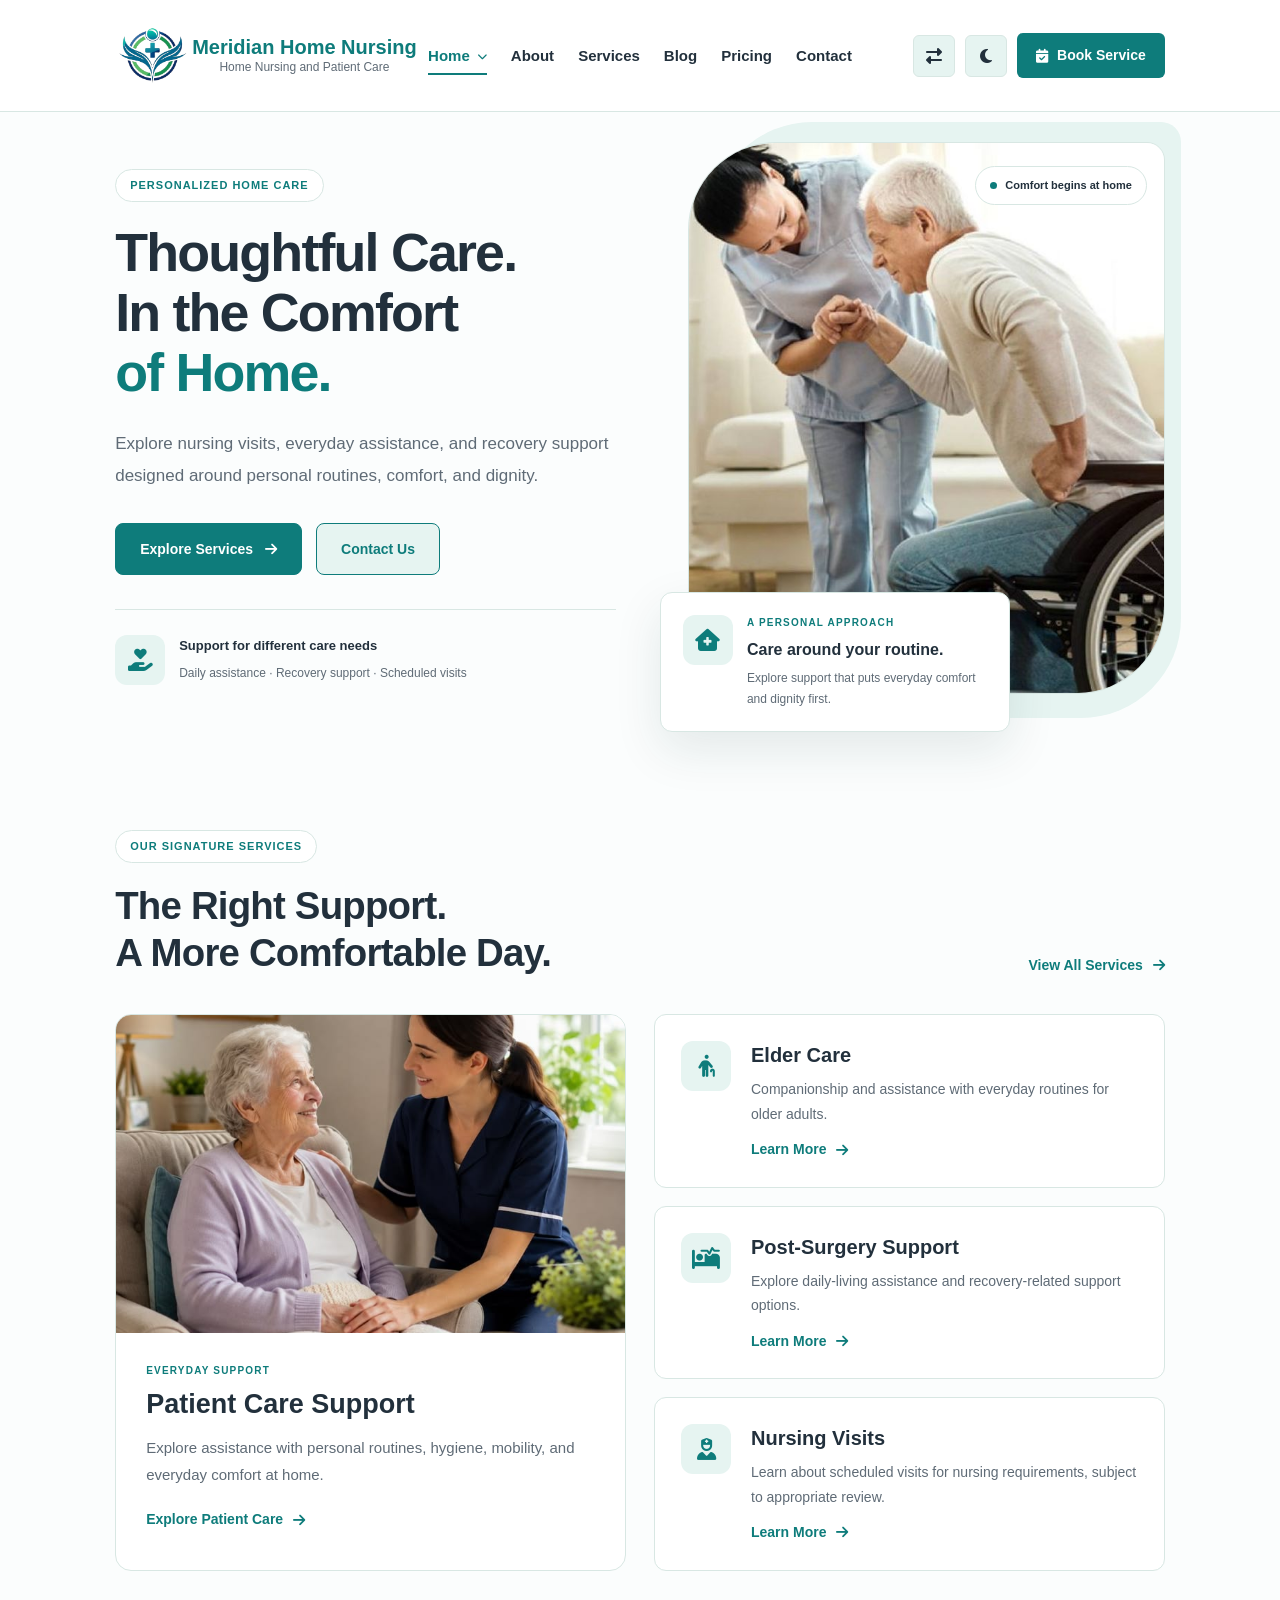
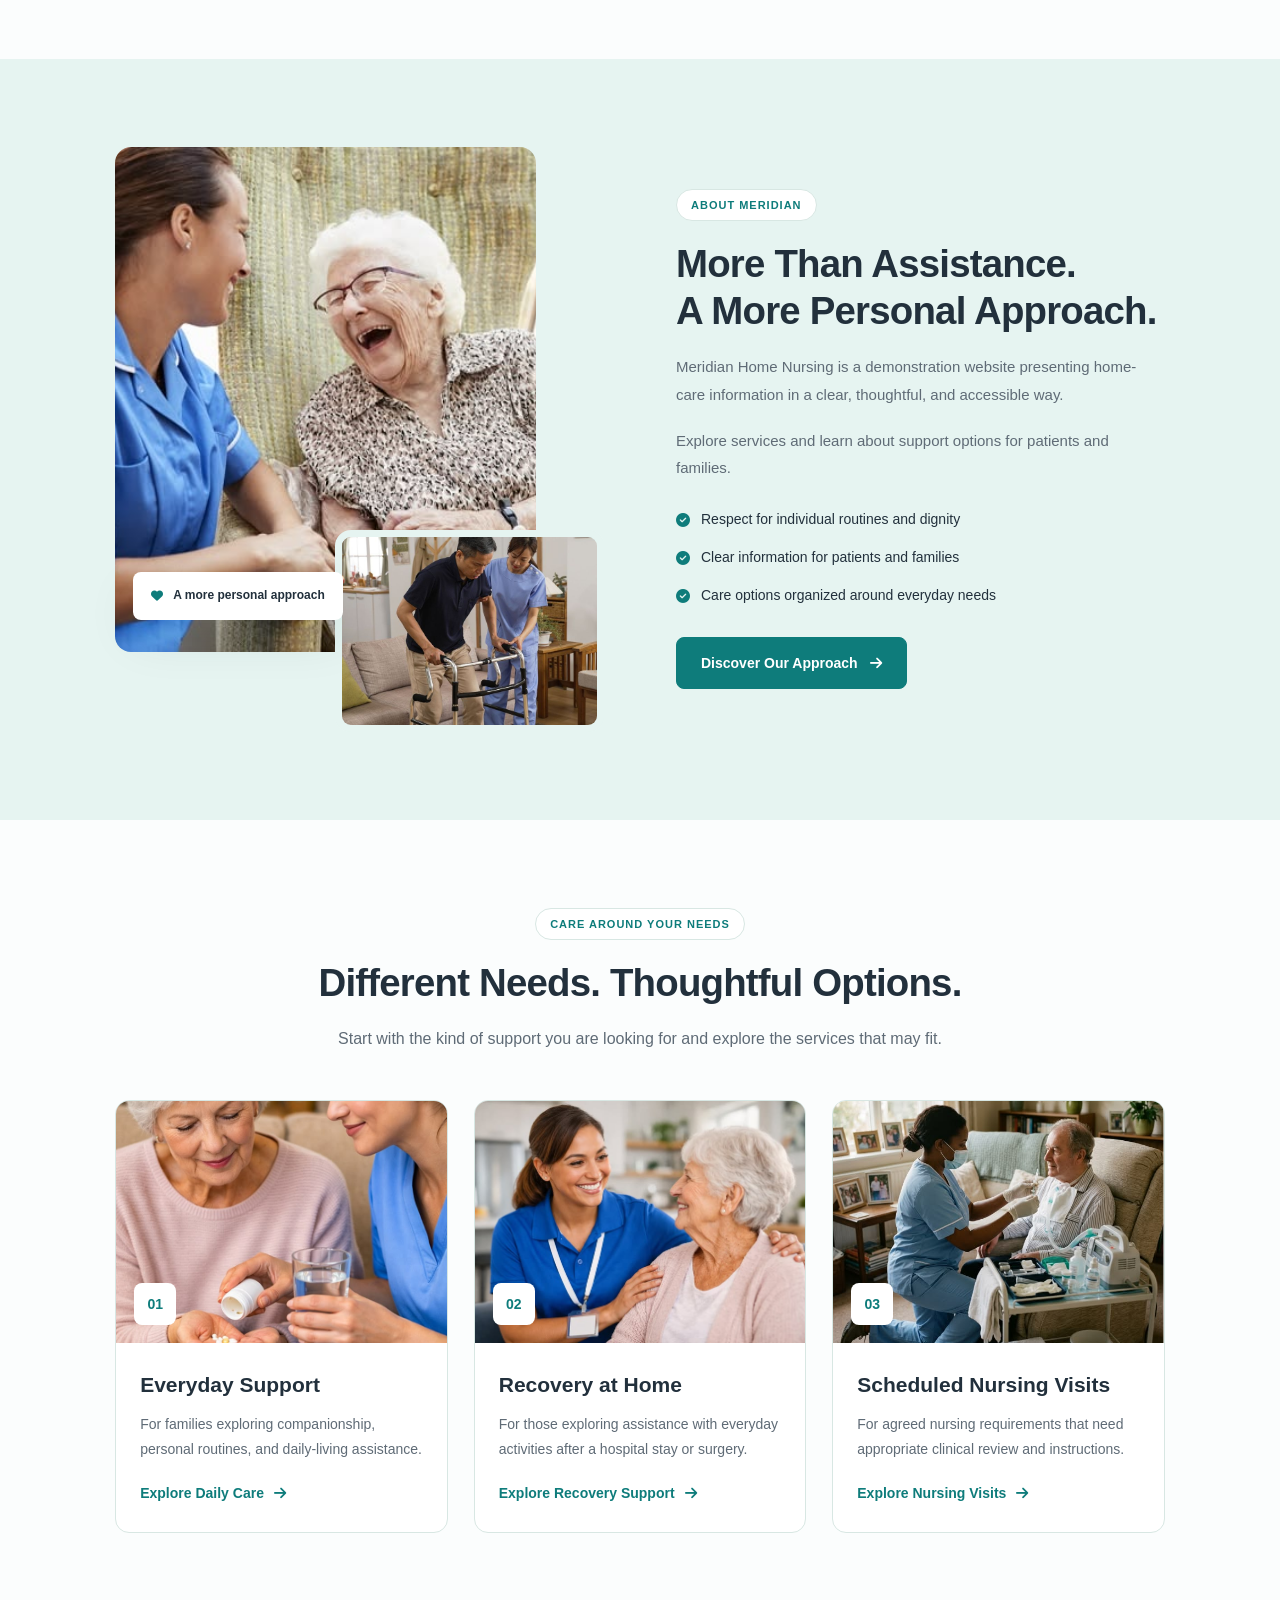
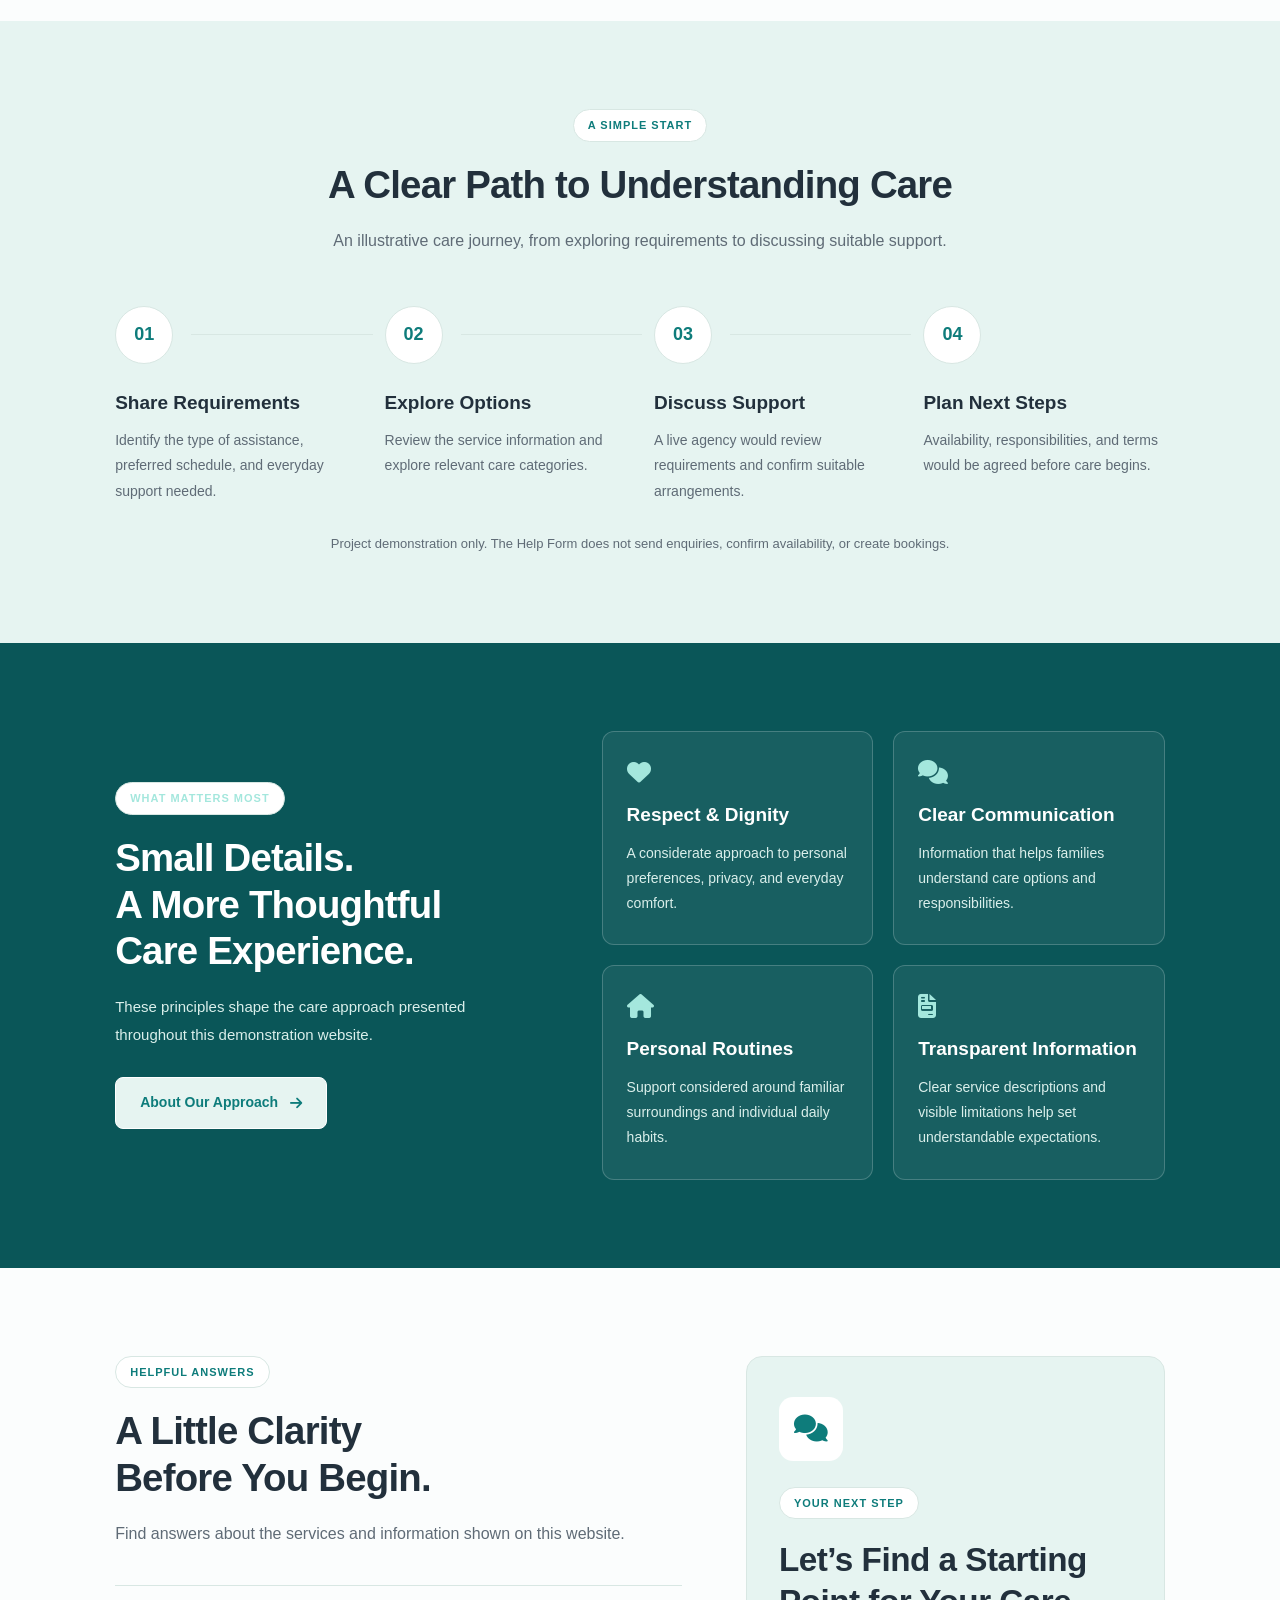
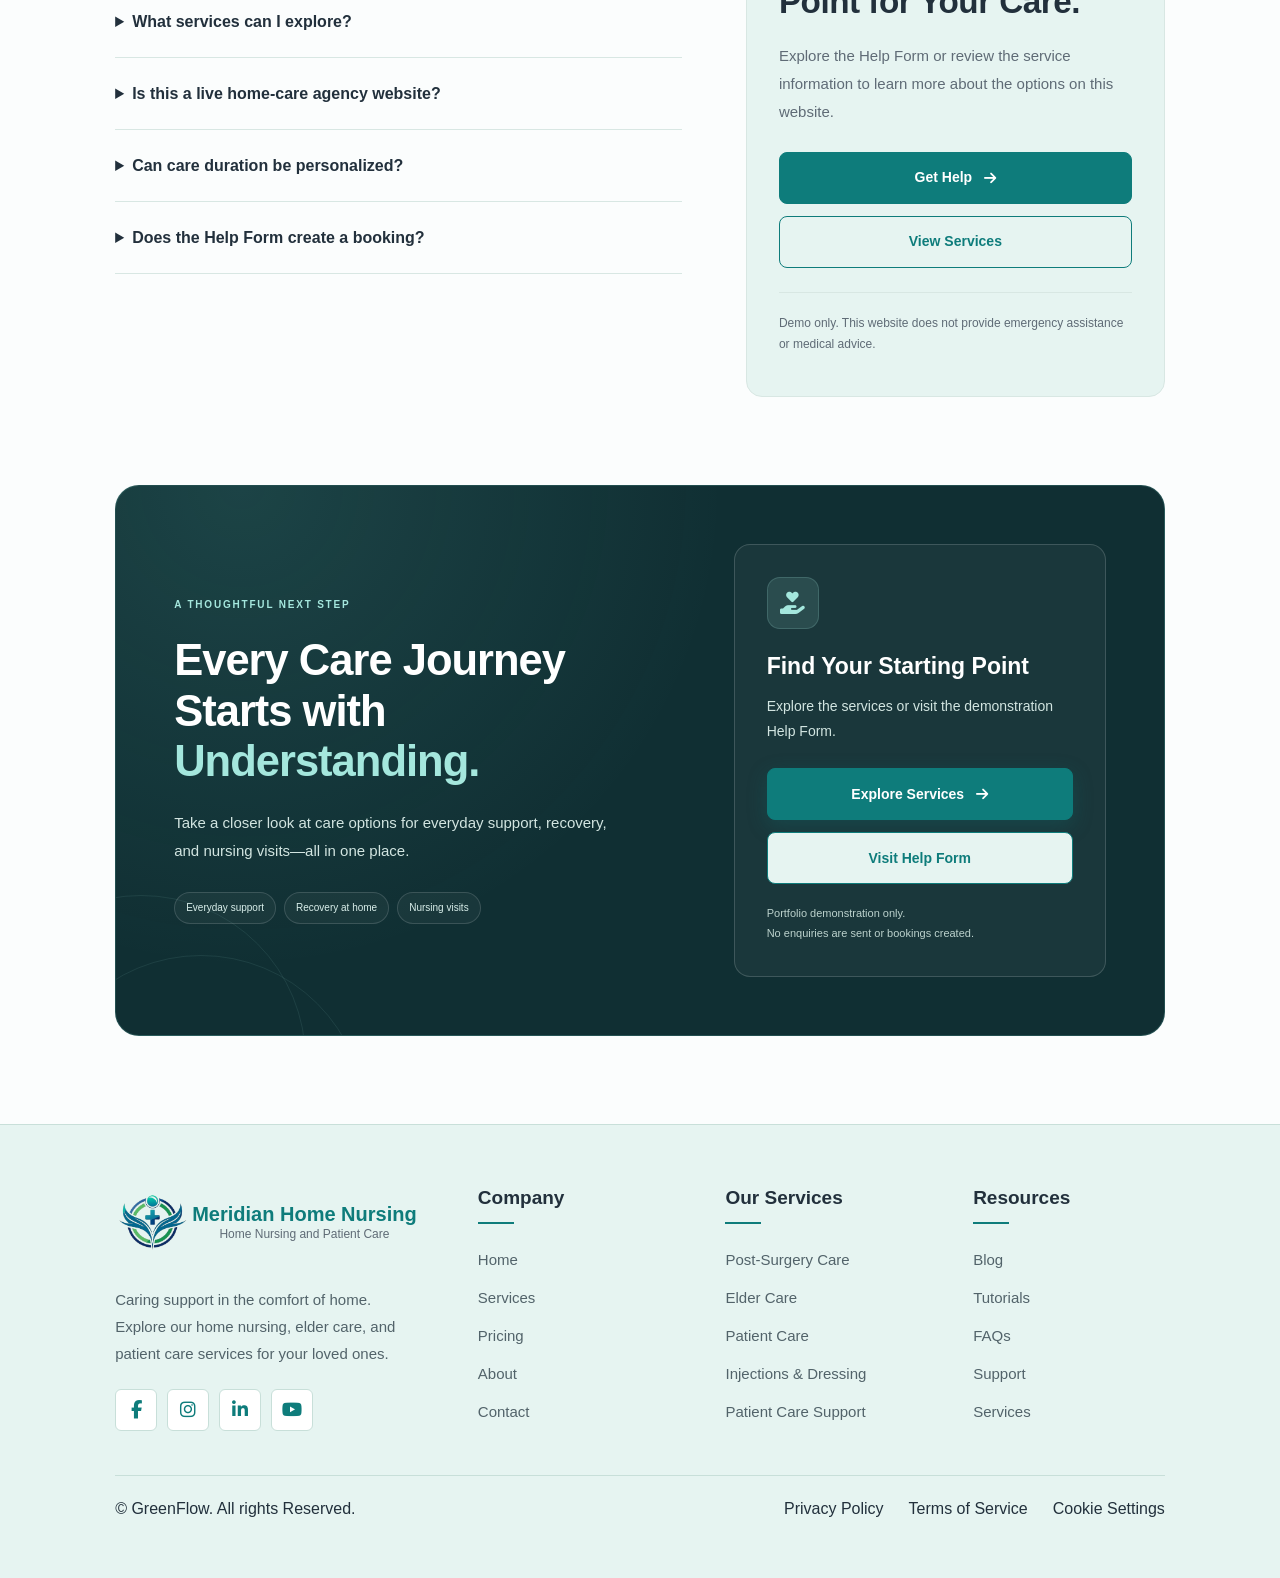
<file: home-standard.html>
<!DOCTYPE html>
<html lang="en">

<head>
    <meta charset="UTF-8">
    <meta name="viewport" content="width=device-width, initial-scale=1.0">
    <title>Home Nuring Standered Page</title>
    <link rel="stylesheet" href="footer.css">
    <link rel="stylesheet" href="header.css">
    <link rel="stylesheet" href="https://cdnjs.cloudflare.com/ajax/libs/font-awesome/6.5.2/css/all.min.css">
    <link rel="icon" type="Image/png" href="Images/Headerlogo.jpg">
    <link rel="stylesheet" href="home-standard.css">

</head>

<body>
    <header class="site-header">
        <div class="header-container">

            <!-- Left: Agency branding -->
            <a href="index.html" class="brand">
                <span class="brand-icon">
                    <img src="Images/Headerlogo.jpg" alt="Meridian Home Nursing logo" class="brand-logo">
                </span>

                <span class="brand-text">
                    <span class="brand-name">Meridian Home Nursing</span>
                    <span class="brand-subtitle">
                        Home Nursing and Patient Care
                    </span>
                </span>
            </a>

            <!-- Middle: Navigation -->
            <nav class="main-nav" id="mainNav" aria-label="Main navigation">
                <ul class="nav-list">

                    <li class="home-dropdown">
                        <button type="button" class="home-toggle" id="homeToggle" aria-expanded="false"
                            aria-controls="homeDropdown">
                            <span>Home</span>
                            <i class="fa-solid fa-chevron-down" aria-hidden="true"></i>
                        </button>

                        <ul class="dropdown-list" id="homeDropdown" hidden>
                            <li>
                                <a href="index.html">Classic</a>
                            </li>

                            <li>
                                <a href="home-standard.html">Standard</a>
                            </li>
                        </ul>
                    </li>
                    <li>
                        <a href="about.html">About</a>
                    </li>

                    <li>
                        <a href="services.html">Services</a>
                    </li>
                    <li>
                        <a href="blog.html">Blog</a>
                    </li>

                    <li>
                        <a href="pricing.html">Pricing</a>
                    </li>

                    <li>
                        <a href="contact.html">Contact</a>
                    </li>

                </ul>

                <!-- Mobile booking link -->
                <a href="bookserviceform.html" class="mobile-book">
                    <i class="fa-solid fa-calendar-check" aria-hidden="true"></i>
                    Book Service
                </a>
            </nav>

            <!-- Right: Header controls -->
            <div class="header-actions">

                <button type="button" class="icon-button" id="rtlToggle" aria-label="Switch to right-to-left layout"
                    aria-pressed="false" title="Switch to right-to-left layout">
                    <i class="fa-solid fa-right-left" aria-hidden="true"></i>
                </button>

                <button type="button" class="icon-button" id="darkModeToggle" aria-label="Enable dark mode"
                    aria-pressed="false" title="Enable dark mode">
                    <i class="fa-solid fa-moon" aria-hidden="true"></i>
                </button>

                <a href="bookserviceform.html" class="book-button">
                    <i class="fa-solid fa-calendar-check" aria-hidden="true"></i>
                    <span>Book Service</span>
                </a>

                <button type="button" class="icon-button menu-toggle" id="menuToggle" aria-label="Open navigation"
                    aria-expanded="false" aria-controls="mainNav">
                    <i class="fa-solid fa-bars" aria-hidden="true"></i>
                </button>

            </div>
        </div>
    </header>

    <body>
        <main class="standard-home">

            <!-- ========================================
         1. PREMIUM SPLIT HERO
    ========================================= -->
            <section class="std-hero" aria-labelledby="std-hero-title">
                <div class="std-container std-hero-layout">

                    <div class="std-hero-content">
                        <span class="std-eyebrow">
                            PERSONALIZED HOME CARE
                        </span>

                        <h1 id="std-hero-title">
                            Thoughtful Care.<br>
                            In the Comfort<br>
                            <span>of Home.</span>
                        </h1>

                        <p class="std-lead">
                            Explore nursing visits, everyday assistance, and
                            recovery support designed around personal routines,
                            comfort, and dignity.
                        </p>

                        <div class="std-actions">
                            <a href="services.html" class="std-btn">
                                Explore Services
                                <i class="fa-solid fa-arrow-right" aria-hidden="true"></i>
                            </a>

                            <a href="contact.html" class="std-btn std-btn-outline">
                                Contact Us
                            </a>
                        </div>

                        <div class="std-hero-support">
                            <span class="std-icon">
                                <i class="fa-solid fa-hand-holding-heart" aria-hidden="true"></i>
                            </span>

                            <div>
                                <h2>Support for different care needs</h2>

                                <p>
                                    Daily assistance &middot; Recovery support
                                    &middot; Scheduled visits
                                </p>
                            </div>
                        </div>
                    </div>

                    <div class="std-hero-visual">
                        <div class="std-hero-photo">
                            <img src="Images/indexpage21.jpeg" alt="Nurse caring for a patient at home" width="620"
                                height="740" fetchpriority="high">
                        </div>

                        <span class="std-photo-label">
                            <span aria-hidden="true"></span>
                            Comfort begins at home
                        </span>

                        <div class="std-floating-card">
                            <span class="std-icon">
                                <i class="fa-solid fa-house-medical" aria-hidden="true"></i>
                            </span>

                            <div>
                                <span class="std-small-label">
                                    A PERSONAL APPROACH
                                </span>

                                <h2>Care around your routine.</h2>

                                <p>
                                    Explore support that puts everyday
                                    comfort and dignity first.
                                </p>
                            </div>
                        </div>
                    </div>

                </div>
            </section>

            <!-- ========================================
         2. SIGNATURE SERVICES
    ========================================= -->
            <section class="std-section" aria-labelledby="std-services-title">
                <div class="std-container">

                    <div class="std-heading-row">
                        <div class="std-heading">
                            <span class="std-eyebrow">
                                OUR SIGNATURE SERVICES
                            </span>

                            <h2 id="std-services-title">
                                The Right Support.<br>
                                A More Comfortable Day.
                            </h2>
                        </div>

                        <a href="services.html" class="std-text-link">
                            View All Services
                            <i class="fa-solid fa-arrow-right" aria-hidden="true"></i>
                        </a>
                    </div>

                    <div class="std-services-grid">

                        <article class="std-featured-service">
                            <div class="std-featured-service-image">
                                <img src="Images/indexpage22.jpeg" alt="Caregiver helping an older adult" loading="lazy"
                                    width="800" height="600">
                            </div>

                            <div class="std-featured-service-content">
                                <span class="std-small-label">
                                    EVERYDAY SUPPORT
                                </span>

                                <h3>Patient Care Support</h3>

                                <p>
                                    Explore assistance with personal routines,
                                    hygiene, mobility, and everyday comfort at home.
                                </p>

                                <a href="services.html" class="std-text-link">
                                    Explore Patient Care
                                    <i class="fa-solid fa-arrow-right" aria-hidden="true"></i>
                                </a>
                            </div>
                        </article>

                        <div class="std-service-stack">

                            <article class="std-service-card">
                                <span class="std-icon">
                                    <i class="fa-solid fa-person-cane" aria-hidden="true"></i>
                                </span>

                                <div>
                                    <h3>Elder Care</h3>

                                    <p>
                                        Companionship and assistance with
                                        everyday routines for older adults.
                                    </p>

                                    <a href="services.html" class="std-text-link">
                                        Learn More
                                        <i class="fa-solid fa-arrow-right" aria-hidden="true"></i>
                                    </a>
                                </div>
                            </article>

                            <article class="std-service-card">
                                <span class="std-icon">
                                    <i class="fa-solid fa-bed-pulse" aria-hidden="true"></i>
                                </span>

                                <div>
                                    <h3>Post-Surgery Support</h3>

                                    <p>
                                        Explore daily-living assistance and
                                        recovery-related support options.
                                    </p>

                                    <a href="services.html" class="std-text-link">
                                        Learn More
                                        <i class="fa-solid fa-arrow-right" aria-hidden="true"></i>
                                    </a>
                                </div>
                            </article>

                            <article class="std-service-card">
                                <span class="std-icon">
                                    <i class="fa-solid fa-user-nurse" aria-hidden="true"></i>
                                </span>

                                <div>
                                    <h3>Nursing Visits</h3>

                                    <p>
                                        Learn about scheduled visits for nursing
                                        requirements, subject to appropriate review.
                                    </p>

                                    <a href="services.html" class="std-text-link">
                                        Learn More
                                        <i class="fa-solid fa-arrow-right" aria-hidden="true"></i>
                                    </a>
                                </div>
                            </article>

                        </div>
                    </div>
                </div>
            </section>

            <!-- ========================================
         3. ABOUT MERIDIAN
    ========================================= -->
            <section class="std-section std-soft-section" aria-labelledby="std-about-title">
                <div class="std-container std-about-layout">

                    <div class="std-about-collage">
                        <img class="std-about-main-image" src="Images/indexpage23.jpeg"
                            alt="Caregiver offering support at home" loading="lazy" width="600" height="720">

                        <img class="std-about-small-image" src="Images/indexpage24.jpeg"
                            alt="Care team working together" loading="lazy" width="440" height="340">

                        <div class="std-about-caption">
                            <i class="fa-solid fa-heart" aria-hidden="true"></i>

                            A more personal approach
                        </div>
                    </div>

                    <div class="std-about-content">
                        <span class="std-eyebrow">ABOUT MERIDIAN</span>

                        <h2 id="std-about-title">
                            More Than Assistance.<br>
                            A More Personal Approach.
                        </h2>

                        <p>
                            Meridian Home Nursing is a demonstration website
                            presenting home-care information in a clear,
                            thoughtful, and accessible way.
                        </p>

                        <p>
                            Explore services and learn about support
                            options for patients and families.
                        </p>

                        <ul class="std-check-list">
                            <li>
                                <i class="fa-solid fa-circle-check" aria-hidden="true"></i>
                                <span>
                                    Respect for individual routines and dignity
                                </span>
                            </li>

                            <li>
                                <i class="fa-solid fa-circle-check" aria-hidden="true"></i>
                                <span>
                                    Clear information for patients and families
                                </span>
                            </li>

                            <li>
                                <i class="fa-solid fa-circle-check" aria-hidden="true"></i>
                                <span>
                                    Care options organized around everyday needs
                                </span>
                            </li>
                        </ul>

                        <a href="about.html" class="std-btn">
                            Discover Our Approach
                            <i class="fa-solid fa-arrow-right" aria-hidden="true"></i>
                        </a>
                    </div>

                </div>
            </section>

            <!-- ========================================
         4. CARE BY NEED
    ========================================= -->
            <section class="std-section" aria-labelledby="std-needs-title">
                <div class="std-container">

                    <div class="std-heading std-heading-center">
                        <span class="std-eyebrow">
                            CARE AROUND YOUR NEEDS
                        </span>

                        <h2 id="std-needs-title">
                            Different Needs. Thoughtful Options.
                        </h2>

                        <p>
                            Start with the kind of support you are looking for
                            and explore the services that may fit.
                        </p>
                    </div>

                    <div class="std-needs-grid">

                        <article class="std-need-card">
                            <div class="std-need-image">
                                <img src="Images/indexpage25.jpeg" alt="Older adult receiving daily assistance"
                                    loading="lazy" width="600" height="440">

                                <span class="std-need-number">01</span>
                            </div>

                            <div class="std-need-content">
                                <h3>Everyday Support</h3>

                                <p>
                                    For families exploring companionship,
                                    personal routines, and daily-living assistance.
                                </p>

                                <a href="services.html" class="std-text-link">
                                    Explore Daily Care
                                    <i class="fa-solid fa-arrow-right" aria-hidden="true"></i>
                                </a>
                            </div>
                        </article>

                        <article class="std-need-card">
                            <div class="std-need-image">
                                <img src="Images/indexpage26.jpeg" alt="Patient receiving supportive care at home"
                                    loading="lazy" width="600" height="440">

                                <span class="std-need-number">02</span>
                            </div>

                            <div class="std-need-content">
                                <h3>Recovery at Home</h3>

                                <p>
                                    For those exploring assistance with everyday
                                    activities after a hospital stay or surgery.
                                </p>

                                <a href="services.html" class="std-text-link">
                                    Explore Recovery Support
                                    <i class="fa-solid fa-arrow-right" aria-hidden="true"></i>
                                </a>
                            </div>
                        </article>

                        <article class="std-need-card">
                            <div class="std-need-image">
                                <img src="Images/indexpageimage2.jpeg" alt="Nurse assisting a patient" loading="lazy"
                                    width="600" height="440">

                                <span class="std-need-number">03</span>
                            </div>

                            <div class="std-need-content">
                                <h3>Scheduled Nursing Visits</h3>

                                <p>
                                    For agreed nursing requirements that need
                                    appropriate clinical review and instructions.
                                </p>

                                <a href="services.html" class="std-text-link">
                                    Explore Nursing Visits
                                    <i class="fa-solid fa-arrow-right" aria-hidden="true"></i>
                                </a>
                            </div>
                        </article>

                    </div>
                </div>
            </section>

            <!-- ========================================
         5. CARE JOURNEY
    ========================================= -->
            <section class="std-section std-soft-section" aria-labelledby="std-journey-title">
                <div class="std-container">

                    <div class="std-heading std-heading-center">
                        <span class="std-eyebrow">A SIMPLE START</span>

                        <h2 id="std-journey-title">
                            A Clear Path to Understanding Care
                        </h2>

                        <p>
                            An illustrative care journey, from exploring
                            requirements to discussing suitable support.
                        </p>
                    </div>

                    <ol class="std-timeline">

                        <li class="std-timeline-step">
                            <span class="std-timeline-number">01</span>

                            <h3>Share Requirements</h3>

                            <p>
                                Identify the type of assistance, preferred
                                schedule, and everyday support needed.
                            </p>
                        </li>

                        <li class="std-timeline-step">
                            <span class="std-timeline-number">02</span>

                            <h3>Explore Options</h3>

                            <p>
                                Review the service information and
                                explore relevant care categories.
                            </p>
                        </li>

                        <li class="std-timeline-step">
                            <span class="std-timeline-number">03</span>

                            <h3>Discuss Support</h3>

                            <p>
                                A live agency would review requirements
                                and confirm suitable arrangements.
                            </p>
                        </li>

                        <li class="std-timeline-step">
                            <span class="std-timeline-number">04</span>

                            <h3>Plan Next Steps</h3>

                            <p>
                                Availability, responsibilities, and terms
                                would be agreed before care begins.
                            </p>
                        </li>

                    </ol>

                    <p class="std-section-note">
                        Project demonstration only. The Help Form does not send
                        enquiries, confirm availability, or create bookings.
                    </p>

                </div>
            </section>

            <!-- ========================================
         6. CARE COMMITMENTS
         Previous pricing section removed.
    ========================================= -->
            <section class="std-section std-commitments" aria-labelledby="std-commitments-title">
                <div class="std-container std-commitments-layout">

                    <div class="std-commitments-intro">
                        <span class="std-eyebrow">WHAT MATTERS MOST</span>

                        <h2 id="std-commitments-title">
                            Small Details.<br>
                            A More Thoughtful<br>
                            Care Experience.
                        </h2>

                        <p>
                            These principles shape the care approach presented
                            throughout this demonstration website.
                        </p>

                        <a href="about.html" class="std-btn std-btn-light">
                            About Our Approach
                            <i class="fa-solid fa-arrow-right" aria-hidden="true"></i>
                        </a>
                    </div>

                    <div class="std-commitment-grid">

                        <article class="std-commitment-card">
                            <i class="fa-solid fa-heart" aria-hidden="true"></i>

                            <h3>Respect &amp; Dignity</h3>

                            <p>
                                A considerate approach to personal preferences,
                                privacy, and everyday comfort.
                            </p>
                        </article>

                        <article class="std-commitment-card">
                            <i class="fa-solid fa-comments" aria-hidden="true"></i>

                            <h3>Clear Communication</h3>

                            <p>
                                Information that helps families understand
                                care options and responsibilities.
                            </p>
                        </article>

                        <article class="std-commitment-card">
                            <i class="fa-solid fa-house" aria-hidden="true"></i>

                            <h3>Personal Routines</h3>

                            <p>
                                Support considered around familiar surroundings
                                and individual daily habits.
                            </p>
                        </article>

                        <article class="std-commitment-card">
                            <i class="fa-solid fa-file-invoice" aria-hidden="true"></i>

                            <h3>Transparent Information</h3>

                            <p>
                                Clear service descriptions and visible
                                limitations help set understandable expectations.
                            </p>
                        </article>

                    </div>
                </div>
            </section>

            <!-- ========================================
         7. FAQS AND CONTACT PANEL
    ========================================= -->
            <section class="std-section" aria-labelledby="std-faq-title">
                <div class="std-container std-faq-layout">

                    <div>
                        <div class="std-heading">
                            <span class="std-eyebrow">HELPFUL ANSWERS</span>

                            <h2 id="std-faq-title">
                                A Little Clarity<br>
                                Before You Begin.
                            </h2>

                            <p>
                                Find answers about the services and
                                information shown on this website.
                            </p>
                        </div>

                        <div class="std-faq-list">

                            <details class="std-faq">
                                <summary>
                                    What services can I explore?
                                </summary>

                                <p>
                                    The website presents elder care, patient-care
                                    support, post-surgery assistance, and scheduled
                                    nursing visits. Visit the Services page for details.
                                </p>
                            </details>

                            <details class="std-faq">
                                <summary>
                                    Is this a live home-care agency website?
                                </summary>

                                <p>
                                    No. Meridian is a demonstration project.
                                    This website does not arrange caregivers,
                                    accept payments, or confirm care services.
                                </p>
                            </details>

                            <details class="std-faq">
                                <summary>
                                    Can care duration be personalized?
                                </summary>

                                <p>
                                    A real agency would need to review requirements,
                                    availability, and terms before confirming
                                    a personalized arrangement.
                                </p>
                            </details>

                            <details class="std-faq">
                                <summary>
                                    Does the Help Form create a booking?
                                </summary>

                                <p>
                                    No. The current Help Form is a demonstration.
                                    Messages are not sent or saved, and no booking
                                    or reply is provided.
                                </p>
                            </details>

                        </div>
                    </div>

                    <aside class="std-contact-panel">
                        <span class="std-contact-icon">
                            <i class="fa-solid fa-comments" aria-hidden="true"></i>
                        </span>

                        <span class="std-eyebrow">YOUR NEXT STEP</span>

                        <h2>
                            Let’s Find a Starting Point for Your Care.
                        </h2>

                        <p>
                            Explore the Help Form or review the service
                            information to learn more about the options
                            on this website.
                        </p>

                        <div class="std-contact-actions">
                            <a href="contact.html#help-section" class="std-btn">
                                Get Help
                                <i class="fa-solid fa-arrow-right" aria-hidden="true"></i>
                            </a>

                            <a href="services.html" class="std-btn std-btn-outline">
                                View Services
                            </a>
                        </div>

                        <p class="std-contact-note">
                            Demo only. This website does not provide
                            emergency assistance or medical advice.
                        </p>
                    </aside>

                </div>
            </section>

            <!-- ========================================
         8. NEW BOTTOM CTA — ASYMMETRIC PANEL
    ========================================= -->
            <section class="std-bottom-cta" aria-labelledby="std-bottom-cta-title">
                <div class="std-container">
                    <div class="std-cta-panel">

                        <div class="std-cta-copy">
                            <span class="std-cta-eyebrow">
                                A THOUGHTFUL NEXT STEP
                            </span>

                            <h2 id="std-bottom-cta-title">
                                Every Care Journey<br>
                                Starts with<br>
                                <span>Understanding.</span>
                            </h2>

                            <p>
                                Take a closer look at care options for
                                everyday support, recovery, and nursing
                                visits—all in one place.
                            </p>

                            <div class="std-cta-topics">
                                <span>Everyday support</span>
                                <span>Recovery at home</span>
                                <span>Nursing visits</span>
                            </div>
                        </div>

                        <div class="std-cta-action-panel">
                            <span class="std-cta-icon">
                                <i class="fa-solid fa-hand-holding-heart" aria-hidden="true"></i>
                            </span>

                            <h3>Find Your Starting Point</h3>

                            <p>
                                Explore the services or visit the demonstration
                                Help Form.
                            </p>

                            <div class="std-cta-actions">
                                <a href="services.html" class="std-btn std-cta-primary">
                                    Explore Services
                                    <i class="fa-solid fa-arrow-right" aria-hidden="true"></i>
                                </a>

                                <a href="contact.html#help-section" class="std-btn std-cta-secondary">
                                    Visit Help Form
                                </a>
                            </div>

                            <small class="std-cta-note">
                                Portfolio demonstration only.<br>
                                No enquiries are sent or bookings created.
                            </small>
                        </div>

                    </div>
                </div>
            </section>

        </main>
        <!-- Footer -->
        <footer class="site-footer">
            <div class="footer-container">

                <!-- Agency information -->
                <div class="footer-about">
                    <a href="index.html" class="brand">
                        <span class="brand-icon">
                            <img src="Images/Headerlogo.jpg" alt="Meridian Home Nursing logo" class="brand-logo">
                        </span>

                        <span class="brand-text">
                            <span class="brand-name">Meridian Home Nursing</span>
                            <span class="brand-subtitle">
                                Home Nursing and Patient Care
                            </span>
                        </span>
                    </a>

                    <p class="footer-description">
                        Caring support in the comfort of home. Explore our home
                        nursing, elder care, and patient care services for your
                        loved ones.
                    </p>

                    <!-- Demo placeholders: add real profile URLs to enable -->
                    <div class="footer-socials" aria-label="Social media">
                        <a class="footer-social-link" role="link" aria-disabled="true"
                            aria-label="Facebook — profile link coming soon" title="Facebook — coming soon">
                            <i class="fa-brands fa-facebook-f" aria-hidden="true"></i>
                        </a>

                        <a class="footer-social-link" role="link" aria-disabled="true"
                            aria-label="Instagram — profile link coming soon" title="Instagram — coming soon">
                            <i class="fa-brands fa-instagram" aria-hidden="true"></i>
                        </a>

                        <a class="footer-social-link" role="link" aria-disabled="true"
                            aria-label="LinkedIn — profile link coming soon" title="LinkedIn — coming soon">
                            <i class="fa-brands fa-linkedin-in" aria-hidden="true"></i>
                        </a>

                        <a class="footer-social-link" role="link" aria-disabled="true"
                            aria-label="YouTube — profile link coming soon" title="YouTube — coming soon">
                            <i class="fa-brands fa-youtube" aria-hidden="true"></i>
                        </a>
                    </div>
                </div>

                <!-- Company -->
                <nav class="footer-column" aria-label="Footer navigation">
                    <h2 class="footer-heading">Company</h2>

                    <ul class="footer-links">
                        <li>
                            <a href="index.html">Home</a>
                        </li>

                        <li>
                            <a href="services.html">Services</a>
                        </li>

                        <li>
                            <a href="pricing.html">Pricing</a>
                        </li>

                        <li>
                            <a href="about.html">About</a>
                        </li>

                        <li>
                            <a href="contact.html">Contact</a>
                        </li>
                    </ul>
                </nav>

                <!-- Services -->
                <nav class="footer-column" aria-label="Care services">
                    <h2 class="footer-heading">Our Services</h2>

                    <ul class="footer-links">
                        <li>
                            <a href="services.html">Post-Surgery Care</a>
                        </li>

                        <li>
                            <a href="services.html">Elder Care</a>
                        </li>
                        <li>
                            <a href="services.html">Patient Care</a>
                        </li>

                        <li>
                            <a href="services.html">Injections &amp; Dressing</a>
                        </li>

                        <li>
                            <a href="services.html">Patient Care Support</a>
                        </li>
                    </ul>
                </nav>
                <!-- Resources -->
                <nav class="footer-column" aria-label="Care services">
                    <h2 class="footer-heading">Resources</h2>

                    <ul class="footer-links">
                        <li>
                            <a href="blog.html">Blog</a>
                        </li>
                        <li>
                            <a href="#">Tutorials</a>
                        </li>

                        <li>
                            <a href="contact.html">FAQs</a>
                        </li>

                        <li>
                            <a href="contact.html">Support</a>
                        </li>

                        <li>
                            <a href="services.html">Services</a>
                        </li>
                    </ul>
                </nav>

            </div>
            <div>
                <div class="footer-bottom">
                    <div>&copy; GreenFlow. All rights Reserved.</div>
                    <div class="footer-bottom-nav">
                        <a href="#">Privacy Policy</a>
                        <a href="#">Terms of Service</a>
                        <a href="#">Cookie Settings</a>
                    </div>
                </div>
            </div>

        </footer>

        <script src="header.js"></script>
        


    </body>

</html>
</file>
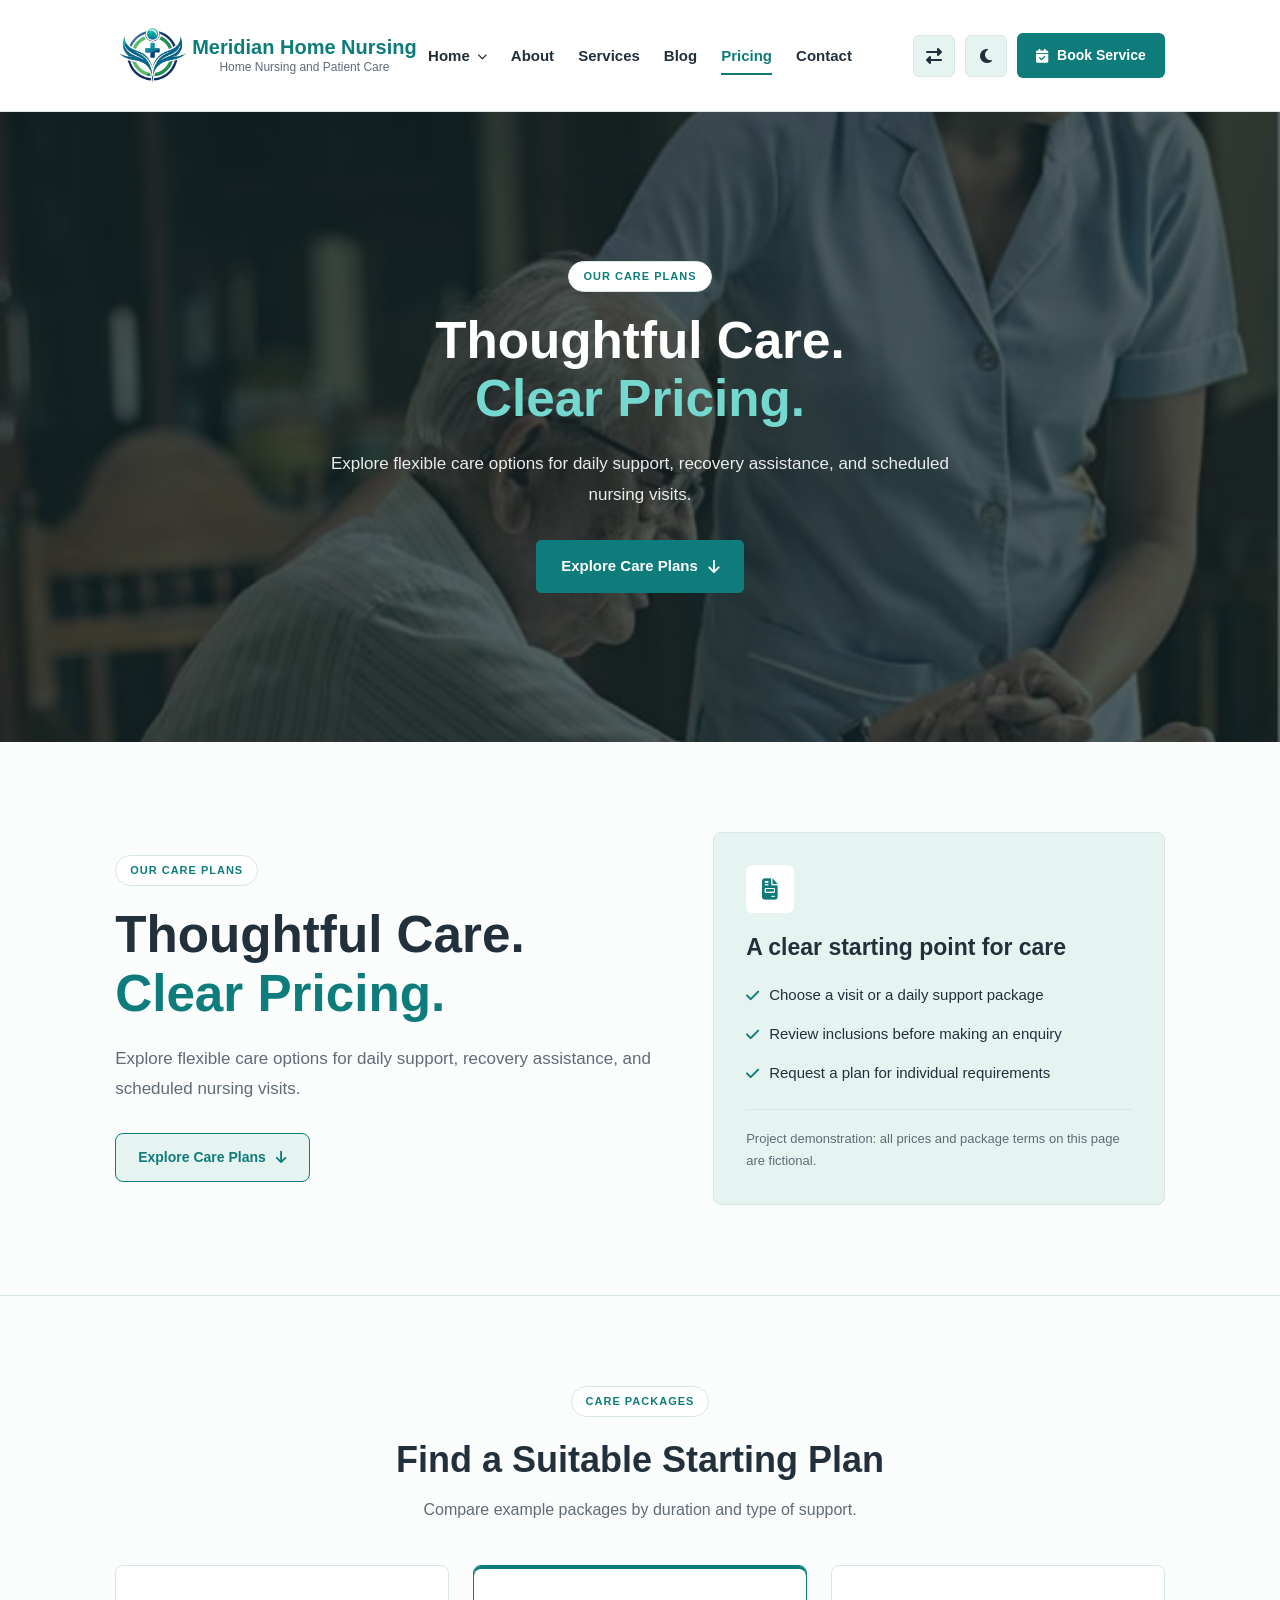
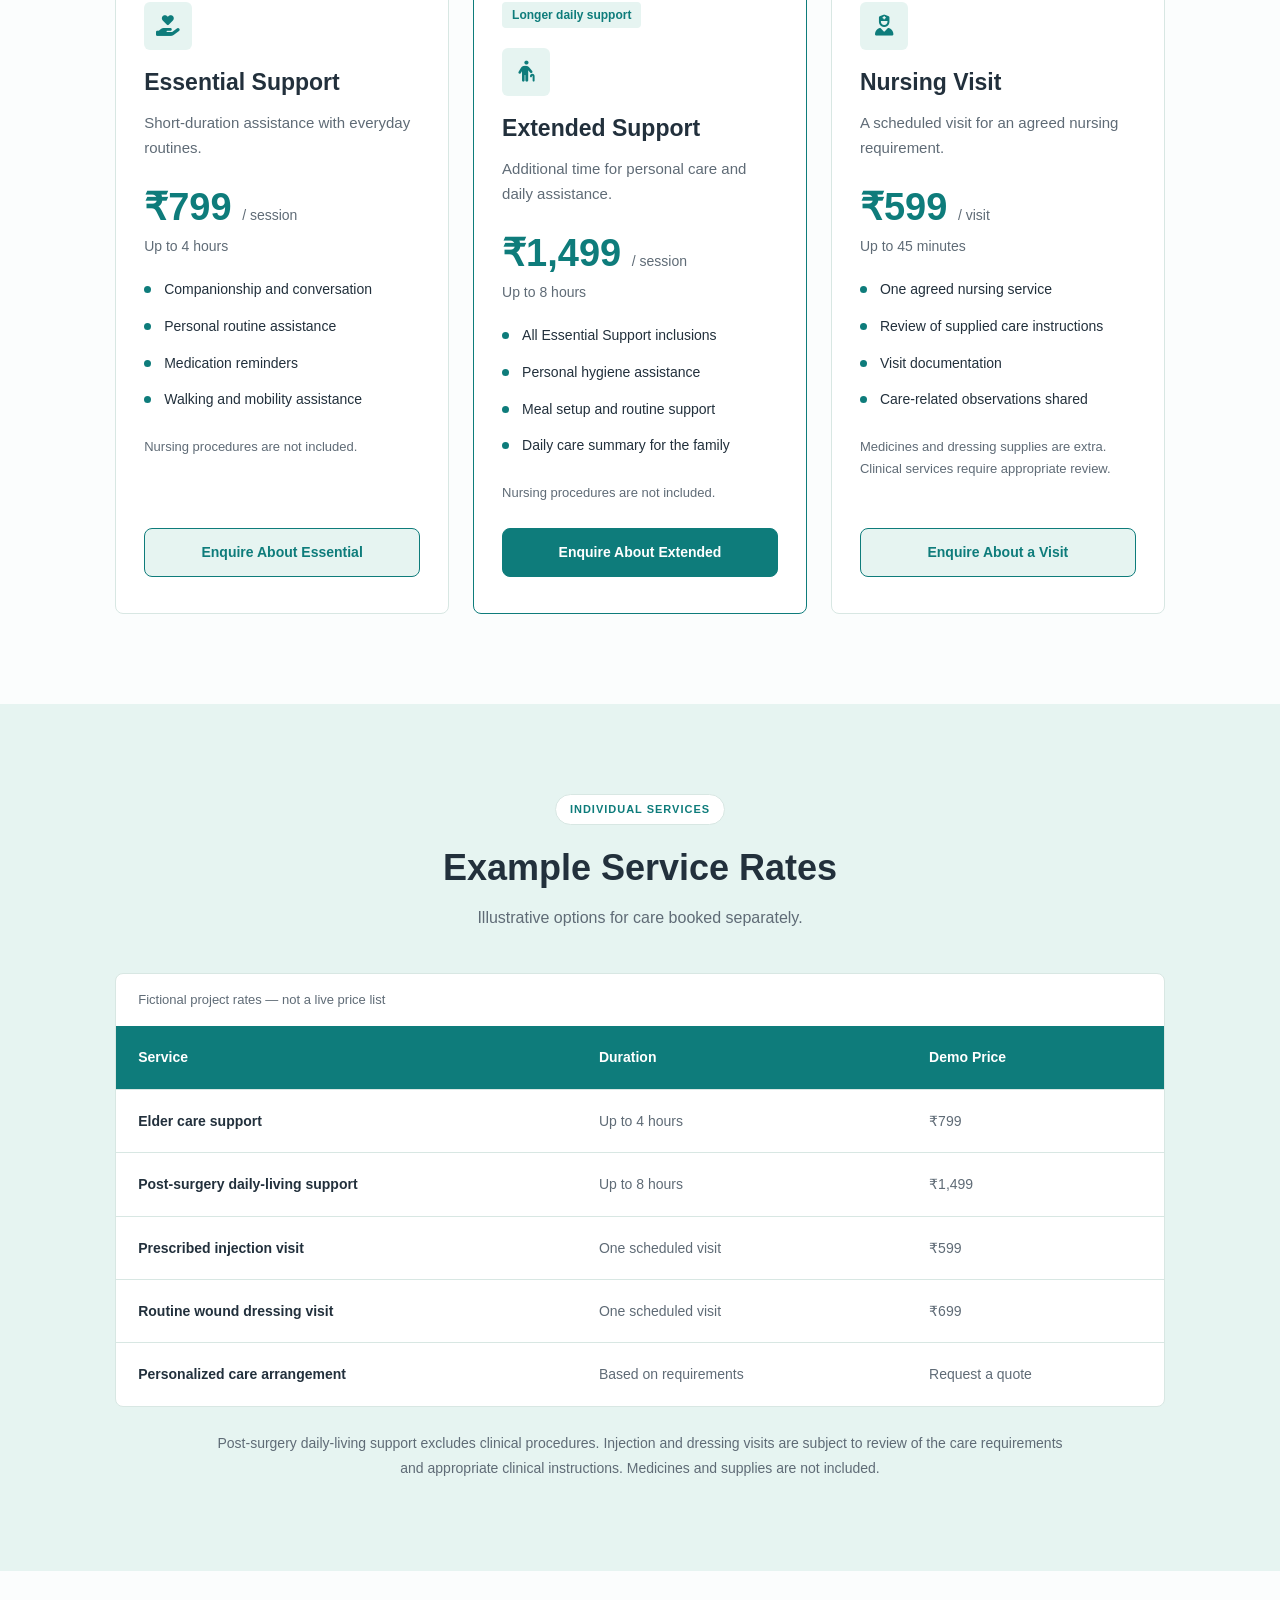
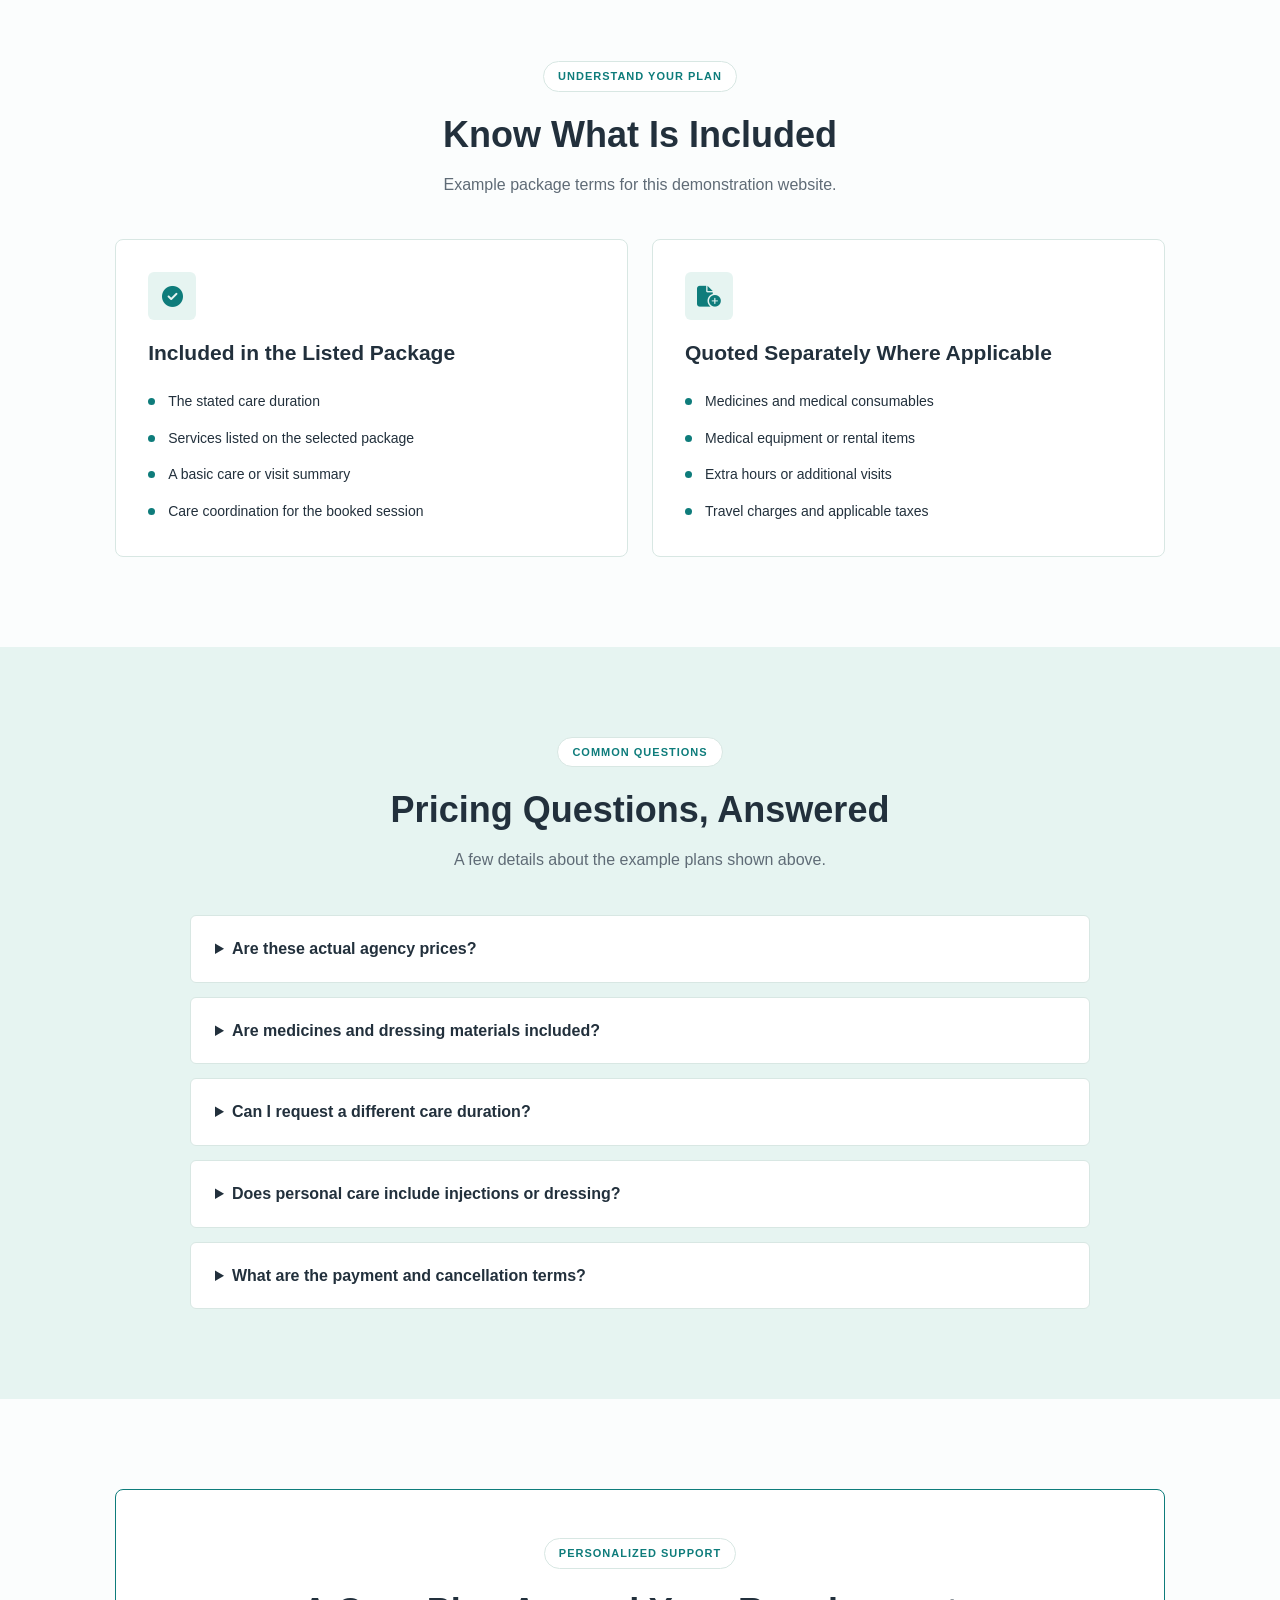
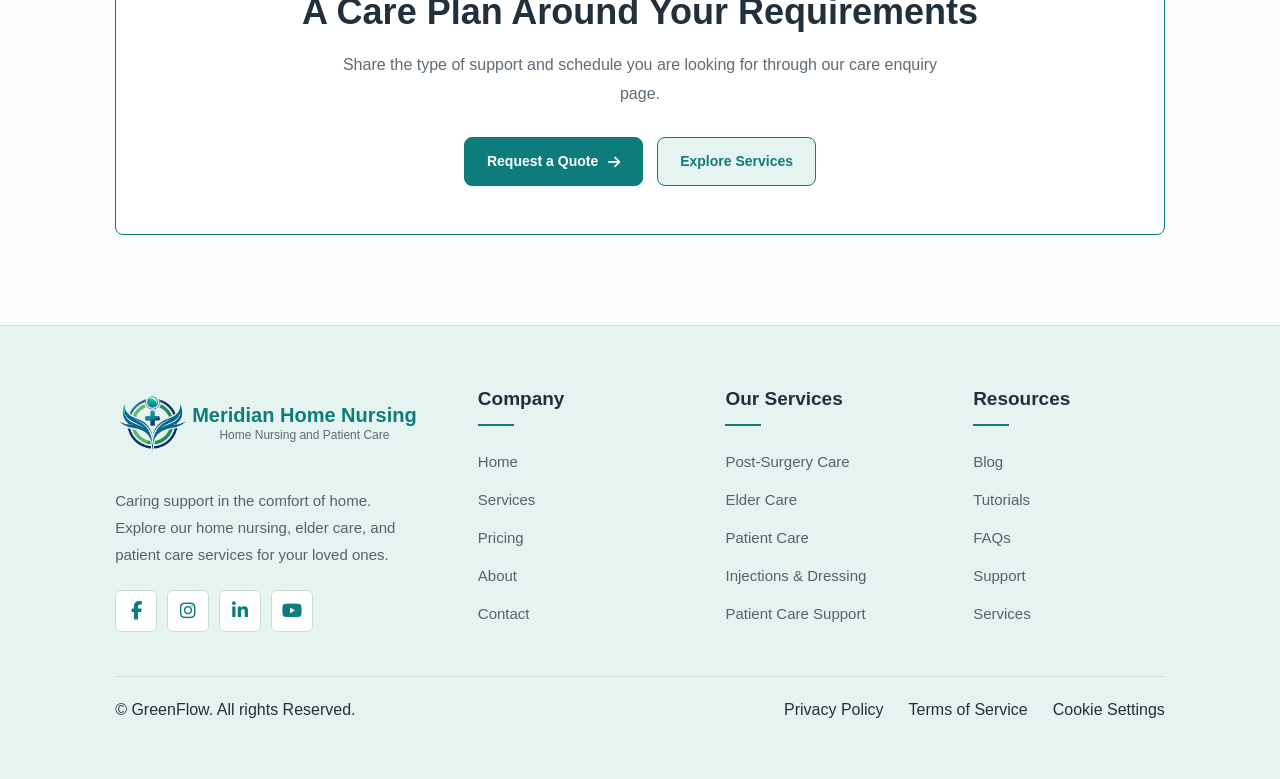
<file: pricing.html>
<!DOCTYPE html>
<html lang="en" dir="ltr">

<head>
    <meta charset="UTF-8">
    <meta name="viewport" content="width=device-width, initial-scale=1.0">

    <title>Home Nursing & Patient Care Agency</title>
    <link rel="stylesheet" href="https://cdnjs.cloudflare.com/ajax/libs/font-awesome/6.5.2/css/all.min.css">
    <link rel="icon" type="Image/png" href="Images/Headerlogo.jpg">
    <link rel="stylesheet" href="header.css">
    <link rel="stylesheet" href="footer.css">
    <link rel="stylesheet" href="pricing.css">


</head>

<body>

    <header class="site-header">
        <div class="header-container">

            <!-- Left: Agency branding -->
            <a href="index.html" class="brand">
                <span class="brand-icon">
                    <img src="Images/Headerlogo.jpg" alt="Meridian Home Nursing logo" class="brand-logo">
                </span>

                <span class="brand-text">
                    <span class="brand-name">Meridian Home Nursing</span>
                    <span class="brand-subtitle">
                        Home Nursing and Patient Care
                    </span>
                </span>
            </a>

            <!-- Middle: Navigation -->
            <nav class="main-nav" id="mainNav" aria-label="Main navigation">
                <ul class="nav-list">

                    <li class="home-dropdown">
                        <button type="button" class="home-toggle" id="homeToggle" aria-expanded="false"
                            aria-controls="homeDropdown">
                            <span>Home</span>
                            <i class="fa-solid fa-chevron-down" aria-hidden="true"></i>
                        </button>

                        <ul class="dropdown-list" id="homeDropdown" hidden>
                            <li>
                                <a href="index.html">Classic</a>
                            </li>

                            <li>
                                <a href="home-standard.html">Standard</a>
                            </li>
                        </ul>
                    </li>
                    <li>
                        <a href="about.html">About</a>
                    </li>

                    <li>
                        <a href="services.html">Services</a>
                    </li>
                    <li>
                        <a href="blog.html">Blog</a>
                    </li>

                    <li>
                        <a href="pricing.html">Pricing</a>
                    </li>

                    <li>
                        <a href="contact.html">Contact</a>
                    </li>

                </ul>

                <!-- Mobile booking link -->
                <a href="bookserviceform.html" class="mobile-book">
                    <i class="fa-solid fa-calendar-check" aria-hidden="true"></i>
                    Book Service
                </a>
            </nav>

            <!-- Right: Header controls -->
            <div class="header-actions">

                <button type="button" class="icon-button" id="rtlToggle" aria-label="Switch to right-to-left layout"
                    aria-pressed="false" title="Switch to right-to-left layout">
                    <i class="fa-solid fa-right-left" aria-hidden="true"></i>
                </button>

                <button type="button" class="icon-button" id="darkModeToggle" aria-label="Enable dark mode"
                    aria-pressed="false" title="Enable dark mode">
                    <i class="fa-solid fa-moon" aria-hidden="true"></i>
                </button>

                <a href="bookserviceform.html" class="book-button">
                    <i class="fa-solid fa-calendar-check" aria-hidden="true"></i>
                    <span>Book Service</span>
                </a>

                <button type="button" class="icon-button menu-toggle" id="menuToggle" aria-label="Open navigation"
                    aria-expanded="false" aria-controls="mainNav">
                    <i class="fa-solid fa-bars" aria-hidden="true"></i>
                </button>

            </div>
        </div>
    </header>
    <main class="pricing-page">
        <!-- Pricing Hero -->
        <section class="pricing-hero-banner">
            <div class="pricing-hero-banner-overlay">
                <div class="pricing-hero-banner-container">

                    <div class="pricing-hero-banner-content">
                        <span class="pricing-hero-eyebrow">
                            OUR CARE PLANS
                        </span>

                        <h1>
                            Thoughtful Care.<br>
                            <span>Clear Pricing.</span>
                        </h1>

                        <p>
                            Explore flexible care options for daily support,
                            recovery assistance, and scheduled nursing visits.
                        </p>

                        <div class="pricing-hero-actions">
                            <a href="#care-plans" class="pricing-hero-button">
                                Explore Care Plans
                                <i class="fa-solid fa-arrow-down" aria-hidden="true"></i>
                            </a>


                        </div>

                    </div>

                </div>
            </div>
        </section>

        <!-- 1. Pricing Hero -->
        <section class="pricing-section pricing-hero">
            <div class="pricing-container pricing-hero-layout">

                <div class="pricing-hero-content">
                    <span class="pricing-eyebrow">OUR CARE PLANS</span>

                    <h1>
                        Thoughtful Care.<br>
                        <span>Clear Pricing.</span>
                    </h1>

                    <p>
                        Explore flexible care options for daily support,
                        recovery assistance, and scheduled nursing visits.
                    </p>

                    <a href="#care-plans" class="pricing-button">
                        Explore Care Plans
                        <i class="fa-solid fa-arrow-down" aria-hidden="true"></i>
                    </a>
                </div>

                <aside class="pricing-hero-panel">
                    <span class="pricing-panel-icon">
                        <i class="fa-solid fa-file-invoice" aria-hidden="true"></i>
                    </span>

                    <h2>A clear starting point for care</h2>

                    <ul>
                        <li>
                            <i class="fa-solid fa-check" aria-hidden="true"></i>
                            Choose a visit or a daily support package
                        </li>

                        <li>
                            <i class="fa-solid fa-check" aria-hidden="true"></i>
                            Review inclusions before making an enquiry
                        </li>

                        <li>
                            <i class="fa-solid fa-check" aria-hidden="true"></i>
                            Request a plan for individual requirements
                        </li>
                    </ul>

                    <p class="pricing-demo-note">
                        Project demonstration: all prices and package terms
                        on this page are fictional.
                    </p>
                </aside>

            </div>
        </section>

        <!-- 2. Care Packages -->
        <section class="pricing-section" id="care-plans">
            <div class="pricing-container">

                <div class="pricing-section-heading">
                    <span class="pricing-eyebrow">CARE PACKAGES</span>
                    <h2>Find a Suitable Starting Plan</h2>
                    <p>
                        Compare example packages by duration and type of support.
                    </p>
                </div>

                <div class="pricing-plans-grid">

                    <!-- Plan 1 -->
                    <article class="pricing-plan">
                        <span class="pricing-plan-icon">
                            <i class="fa-solid fa-hand-holding-heart" aria-hidden="true"></i>
                        </span>

                        <h3>Essential Support</h3>

                        <p class="pricing-plan-description">
                            Short-duration assistance with everyday routines.
                        </p>

                        <p class="pricing-amount">
                            ₹799 <span>/ session</span>
                        </p>

                        <p class="pricing-duration">Up to 4 hours</p>

                        <ul class="pricing-feature-list">
                            <li>Companionship and conversation</li>
                            <li>Personal routine assistance</li>
                            <li>Medication reminders</li>
                            <li>Walking and mobility assistance</li>
                        </ul>

                        <p class="pricing-plan-note">
                            Nursing procedures are not included.
                        </p>

                        <a href="contact.html" class="pricing-button">
                            Enquire About Essential
                        </a>
                    </article>

                    <!-- Plan 2 -->
                    <article class="pricing-plan pricing-plan-featured">
                        <span class="pricing-plan-label">
                            Longer daily support
                        </span>

                        <span class="pricing-plan-icon">
                            <i class="fa-solid fa-person-cane" aria-hidden="true"></i>
                        </span>

                        <h3>Extended Support</h3>

                        <p class="pricing-plan-description">
                            Additional time for personal care and daily assistance.
                        </p>

                        <p class="pricing-amount">
                            ₹1,499 <span>/ session</span>
                        </p>

                        <p class="pricing-duration">Up to 8 hours</p>

                        <ul class="pricing-feature-list">
                            <li>All Essential Support inclusions</li>
                            <li>Personal hygiene assistance</li>
                            <li>Meal setup and routine support</li>
                            <li>Daily care summary for the family</li>
                        </ul>

                        <p class="pricing-plan-note">
                            Nursing procedures are not included.
                        </p>

                        <a href="contact.html" class="pricing-btn">
                            Enquire About Extended
                        </a>
                    </article>

                    <!-- Plan 3 -->
                    <article class="pricing-plan">
                        <span class="pricing-plan-icon">
                            <i class="fa-solid fa-user-nurse" aria-hidden="true"></i>
                        </span>

                        <h3>Nursing Visit</h3>

                        <p class="pricing-plan-description">
                            A scheduled visit for an agreed nursing requirement.
                        </p>

                        <p class="pricing-amount">
                            ₹599 <span>/ visit</span>
                        </p>

                        <p class="pricing-duration">Up to 45 minutes</p>

                        <ul class="pricing-feature-list">
                            <li>One agreed nursing service</li>
                            <li>Review of supplied care instructions</li>
                            <li>Visit documentation</li>
                            <li>Care-related observations shared</li>
                        </ul>

                        <p class="pricing-plan-note">
                            Medicines and dressing supplies are extra.
                            Clinical services require appropriate review.
                        </p>

                        <a href="contact.html" class="pricing-button">
                            Enquire About a Visit
                        </a>
                    </article>

                </div>



            </div>
        </section>

        <!-- 3. Individual Service Rates -->
        <section class="pricing-section pricing-soft-section">
            <div class="pricing-container">

                <div class="pricing-section-heading">
                    <span class="pricing-eyebrow">INDIVIDUAL SERVICES</span>
                    <h2>Example Service Rates</h2>
                    <p>
                        Illustrative options for care booked separately.
                    </p>
                </div>

                <div class="pricing-table-wrapper" role="region" aria-label="Example service rates" tabindex="0">
                    <table class="pricing-table">
                        <caption>
                            Fictional project rates — not a live price list
                        </caption>

                        <thead>
                            <tr>
                                <th scope="col">Service</th>
                                <th scope="col">Duration</th>
                                <th scope="col">Demo Price</th>
                            </tr>
                        </thead>

                        <tbody>
                            <tr>
                                <th scope="row">Elder care support</th>
                                <td>Up to 4 hours</td>
                                <td>₹799</td>
                            </tr>

                            <tr>
                                <th scope="row">
                                    Post-surgery daily-living support
                                </th>
                                <td>Up to 8 hours</td>
                                <td>₹1,499</td>
                            </tr>

                            <tr>
                                <th scope="row">Prescribed injection visit</th>
                                <td>One scheduled visit</td>
                                <td>₹599</td>
                            </tr>

                            <tr>
                                <th scope="row">Routine wound dressing visit</th>
                                <td>One scheduled visit</td>
                                <td>₹699</td>
                            </tr>

                            <tr>
                                <th scope="row">Personalized care arrangement</th>
                                <td>Based on requirements</td>
                                <td>Request a quote</td>
                            </tr>
                        </tbody>
                    </table>
                </div>

                <p class="pricing-under-note">
                    Post-surgery daily-living support excludes clinical procedures.
                    Injection and dressing visits are subject to review of the
                    care requirements and appropriate clinical instructions.
                    Medicines and supplies are not included.
                </p>

            </div>
        </section>

        <!-- 4. Inclusions and Additional Costs -->
        <section class="pricing-section">
            <div class="pricing-container">

                <div class="pricing-section-heading">
                    <span class="pricing-eyebrow">UNDERSTAND YOUR PLAN</span>
                    <h2>Know What Is Included</h2>
                    <p>
                        Example package terms for this demonstration website.
                    </p>
                </div>

                <div class="pricing-inclusions-grid">

                    <article class="pricing-info-card">
                        <span class="pricing-info-icon">
                            <i class="fa-solid fa-circle-check" aria-hidden="true"></i>
                        </span>

                        <h3>Included in the Listed Package</h3>

                        <ul class="pricing-feature-list">
                            <li>The stated care duration</li>
                            <li>Services listed on the selected package</li>
                            <li>A basic care or visit summary</li>
                            <li>Care coordination for the booked session</li>
                        </ul>
                    </article>

                    <article class="pricing-info-card">
                        <span class="pricing-info-icon">
                            <i class="fa-solid fa-file-circle-plus" aria-hidden="true"></i>
                        </span>

                        <h3>Quoted Separately Where Applicable</h3>

                        <ul class="pricing-feature-list">
                            <li>Medicines and medical consumables</li>
                            <li>Medical equipment or rental items</li>
                            <li>Extra hours or additional visits</li>
                            <li>Travel charges and applicable taxes</li>
                        </ul>
                    </article>

                </div>

            </div>
        </section>

        <!-- 5. FAQs -->
        <section class="pricing-section pricing-soft-section">
            <div class="pricing-container pricing-faq-container">

                <div class="pricing-section-heading">
                    <span class="pricing-eyebrow">COMMON QUESTIONS</span>
                    <h2>Pricing Questions, Answered</h2>
                    <p>
                        A few details about the example plans shown above.
                    </p>
                </div>

                <div class="pricing-faq-list">

                    <details class="pricing-faq">
                        <summary>Are these actual agency prices?</summary>
                        <p>
                            No. All prices and package terms are fictional
                            examples created for this project. Replace them
                            with approved agency information before publishing.
                        </p>
                    </details>

                    <details class="pricing-faq">
                        <summary>
                            Are medicines and dressing materials included?
                        </summary>
                        <p>
                            In this sample pricing model, medicines, dressing
                            materials, and medical equipment are excluded.
                            Any additional costs would need to be confirmed
                            before booking.
                        </p>
                    </details>

                    <details class="pricing-faq">
                        <summary>Can I request a different care duration?</summary>
                        <p>
                            Use the care enquiry page to describe your preferred
                            schedule and requirements for a personalized quote.
                        </p>
                    </details>

                    <details class="pricing-faq">
                        <summary>
                            Does personal care include injections or dressing?
                        </summary>
                        <p>
                            No. The example personal-care packages are separate
                            from nursing procedures. Nursing requirements must
                            be reviewed and arranged separately.
                        </p>
                    </details>

                    <details class="pricing-faq">
                        <summary>
                            What are the payment and cancellation terms?
                        </summary>
                        <p>
                            Payment, rescheduling, and cancellation policies
                            have not been defined for this demonstration.
                            Approved terms should be provided before accepting
                            a real booking.
                        </p>
                    </details>

                </div>

            </div>
        </section>

        <!-- 6. Pricing CTA -->
        <section class="pricing-section">
            <div class="pricing-container">

                <div class="pricing-cta">
                    <span class="pricing-eyebrow">PERSONALIZED SUPPORT</span>

                    <h2>A Care Plan Around Your Requirements</h2>

                    <p>
                        Share the type of support and schedule you are looking
                        for through our care enquiry page.
                    </p>

                    <div class="pricing-cta-actions">
                        <a href="contact.html" class="pricing-butt">
                            Request a Quote
                            <i class="fa-solid fa-arrow-right" aria-hidden="true"></i>
                        </a>

                        <a href="services.html" class="pricing-button pricing-button-outline">
                            Explore Services
                        </a>
                    </div>
                </div>

            </div>
        </section>


    </main>
    <!-- Footer -->
    <footer class="site-footer">
        <div class="footer-container">

            <!-- Agency information -->
            <div class="footer-about">
                <a href="index.html" class="brand">
                    <span class="brand-icon">
                        <img src="Images/Headerlogo.jpg" alt="Meridian Home Nursing logo" class="brand-logo">
                    </span>

                    <span class="brand-text">
                        <span class="brand-name">Meridian Home Nursing</span>
                        <span class="brand-subtitle">
                            Home Nursing and Patient Care
                        </span>
                    </span>
                </a>

                <p class="footer-description">
                    Caring support in the comfort of home. Explore our home
                    nursing, elder care, and patient care services for your
                    loved ones.
                </p>

                <!-- Demo placeholders: add real profile URLs to enable -->
                <div class="footer-socials" aria-label="Social media">
                    <a class="footer-social-link" role="link" aria-disabled="true"
                        aria-label="Facebook — profile link coming soon" title="Facebook — coming soon">
                        <i class="fa-brands fa-facebook-f" aria-hidden="true"></i>
                    </a>

                    <a class="footer-social-link" role="link" aria-disabled="true"
                        aria-label="Instagram — profile link coming soon" title="Instagram — coming soon">
                        <i class="fa-brands fa-instagram" aria-hidden="true"></i>
                    </a>

                    <a class="footer-social-link" role="link" aria-disabled="true"
                        aria-label="LinkedIn — profile link coming soon" title="LinkedIn — coming soon">
                        <i class="fa-brands fa-linkedin-in" aria-hidden="true"></i>
                    </a>

                    <a class="footer-social-link" role="link" aria-disabled="true"
                        aria-label="YouTube — profile link coming soon" title="YouTube — coming soon">
                        <i class="fa-brands fa-youtube" aria-hidden="true"></i>
                    </a>
                </div>
            </div>

            <!-- Company -->
            <nav class="footer-column" aria-label="Footer navigation">
                <h2 class="footer-heading">Company</h2>

                <ul class="footer-links">
                    <li>
                        <a href="index.html">Home</a>
                    </li>

                    <li>
                        <a href="services.html">Services</a>
                    </li>

                    <li>
                        <a href="pricing.html">Pricing</a>
                    </li>

                    <li>
                        <a href="about.html">About</a>
                    </li>

                    <li>
                        <a href="contact.html">Contact</a>
                    </li>
                </ul>
            </nav>

            <!-- Services -->
            <nav class="footer-column" aria-label="Care services">
                <h2 class="footer-heading">Our Services</h2>

                <ul class="footer-links">
                    <li>
                        <a href="services.html">Post-Surgery Care</a>
                    </li>

                    <li>
                        <a href="services.html">Elder Care</a>
                    </li>
                    <li>
                        <a href="services.html">Patient Care</a>
                    </li>

                    <li>
                        <a href="services.html">Injections &amp; Dressing</a>
                    </li>

                    <li>
                        <a href="services.html">Patient Care Support</a>
                    </li>
                </ul>
            </nav>
            <!-- Resources -->
            <nav class="footer-column" aria-label="Care services">
                <h2 class="footer-heading">Resources</h2>

                <ul class="footer-links">
                    <li>
                        <a href="blog.html">Blog</a>
                    </li>
                    <li>
                        <a href="#">Tutorials</a>
                    </li>

                    <li>
                        <a href="contact.html">FAQs</a>
                    </li>

                    <li>
                        <a href="contact.html">Support</a>
                    </li>

                    <li>
                        <a href="services.html">Services</a>
                    </li>
                </ul>
            </nav>

        </div>

        <div>
            <div class="footer-bottom">
                <div>&copy; GreenFlow. All rights Reserved.</div>
                <div class="footer-bottom-nav">
                    <a href="#">Privacy Policy</a>
                    <a href="#">Terms of Service</a>
                    <a href="#">Cookie Settings</a>
                </div>
            </div>
        </div>
    </footer>
    <script src="header.js"></script>

</body>

</html>
</file>
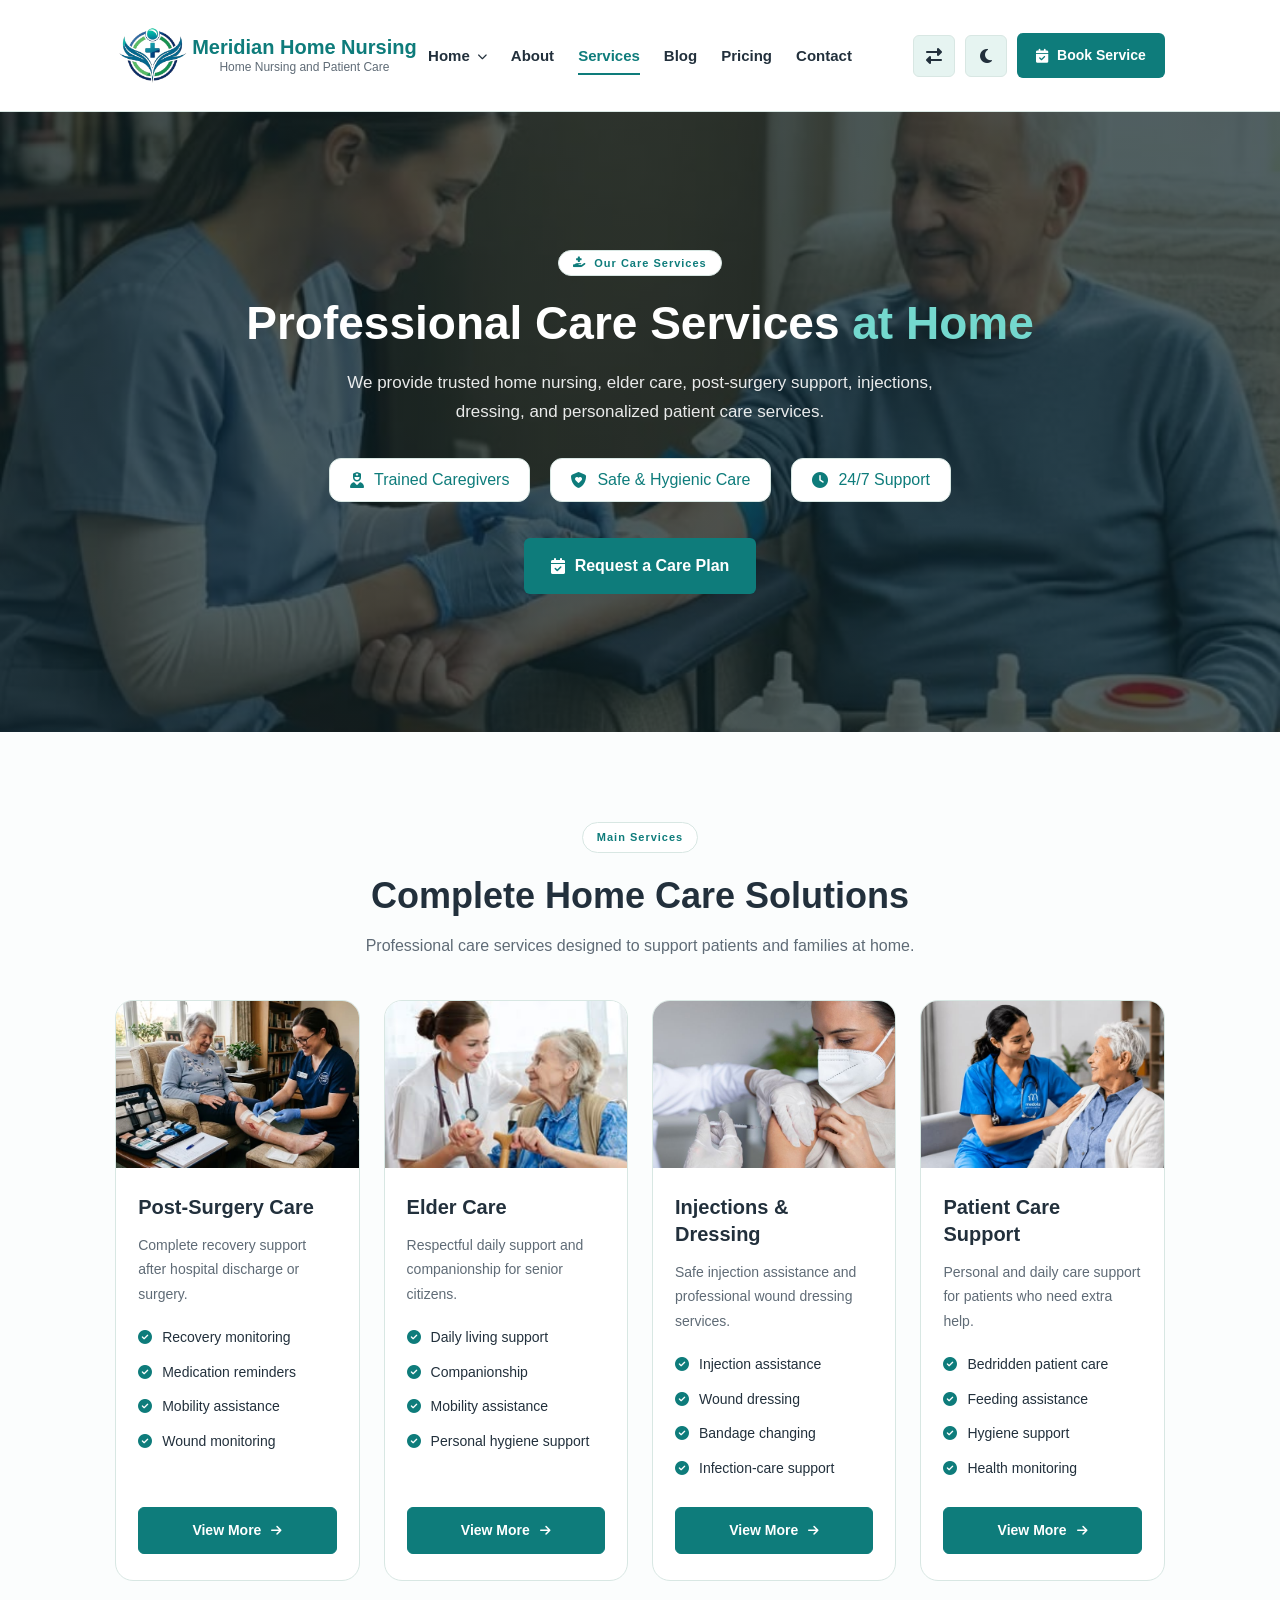
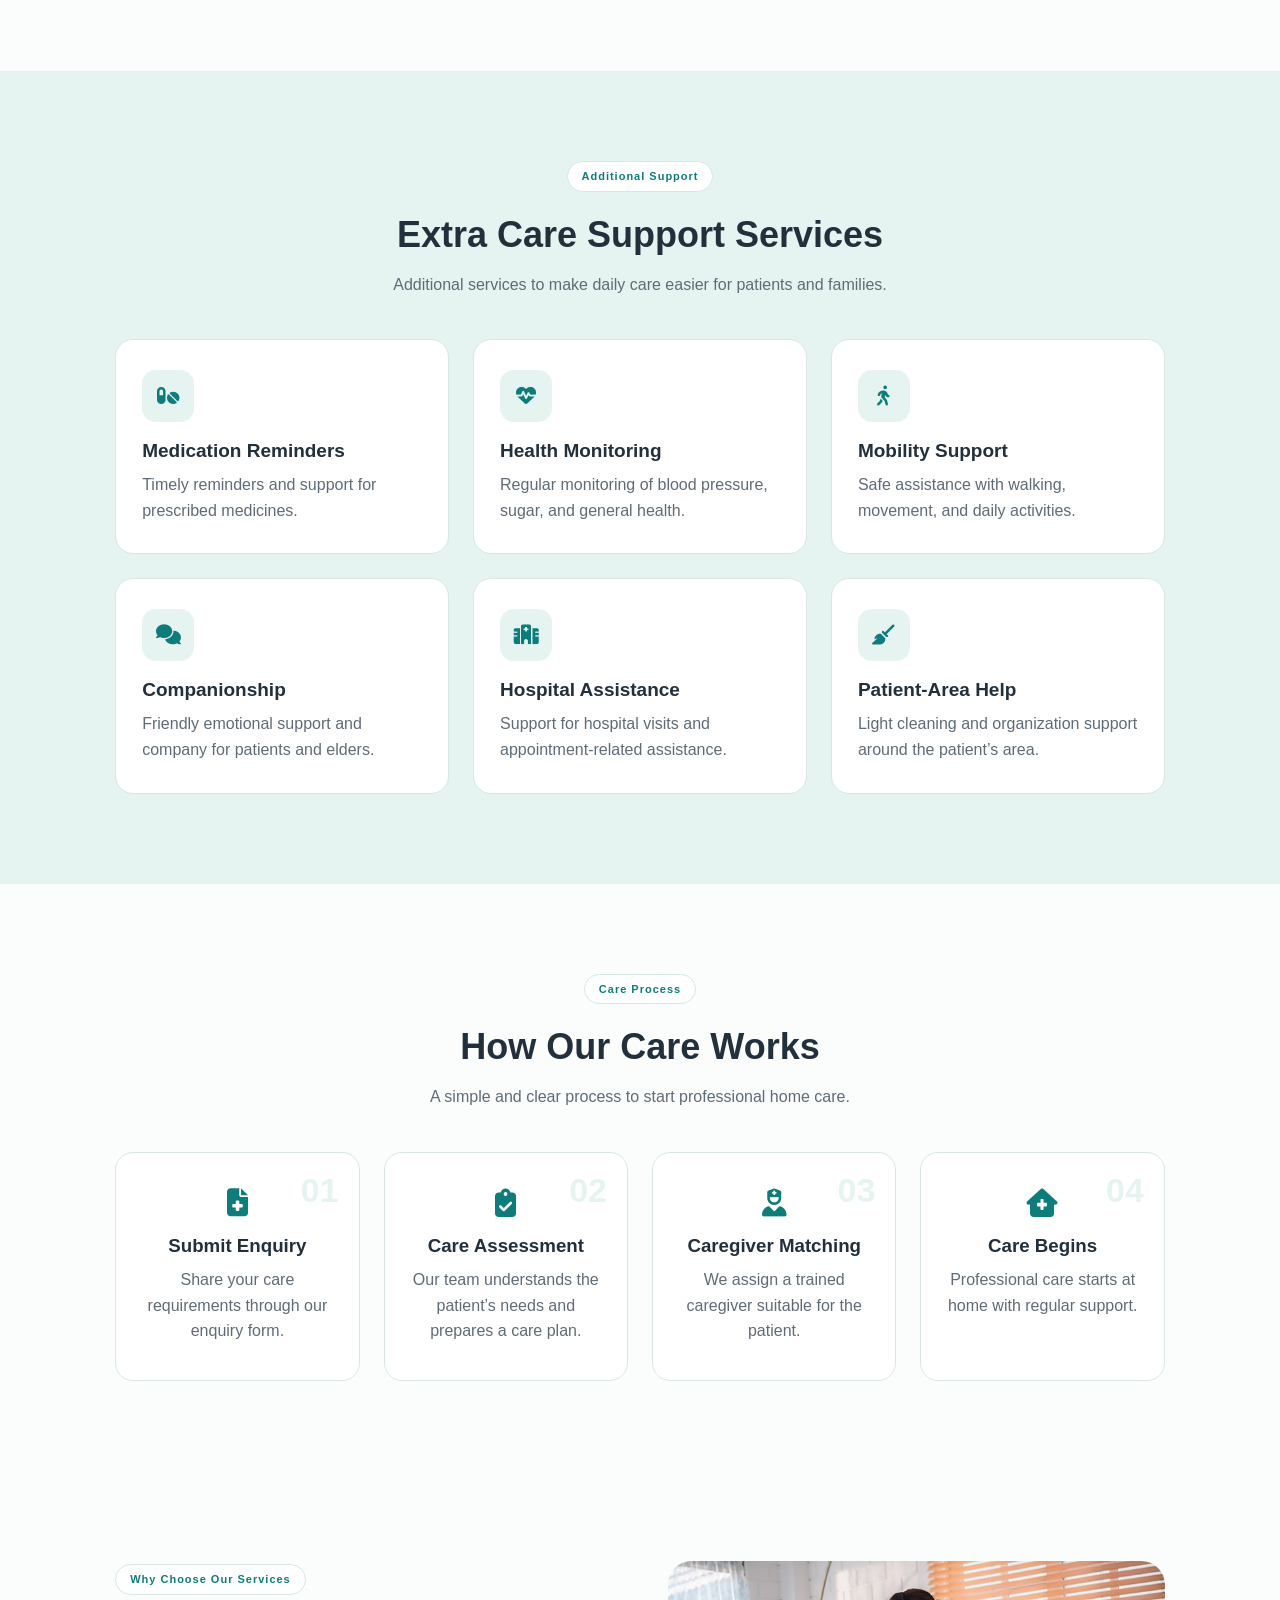
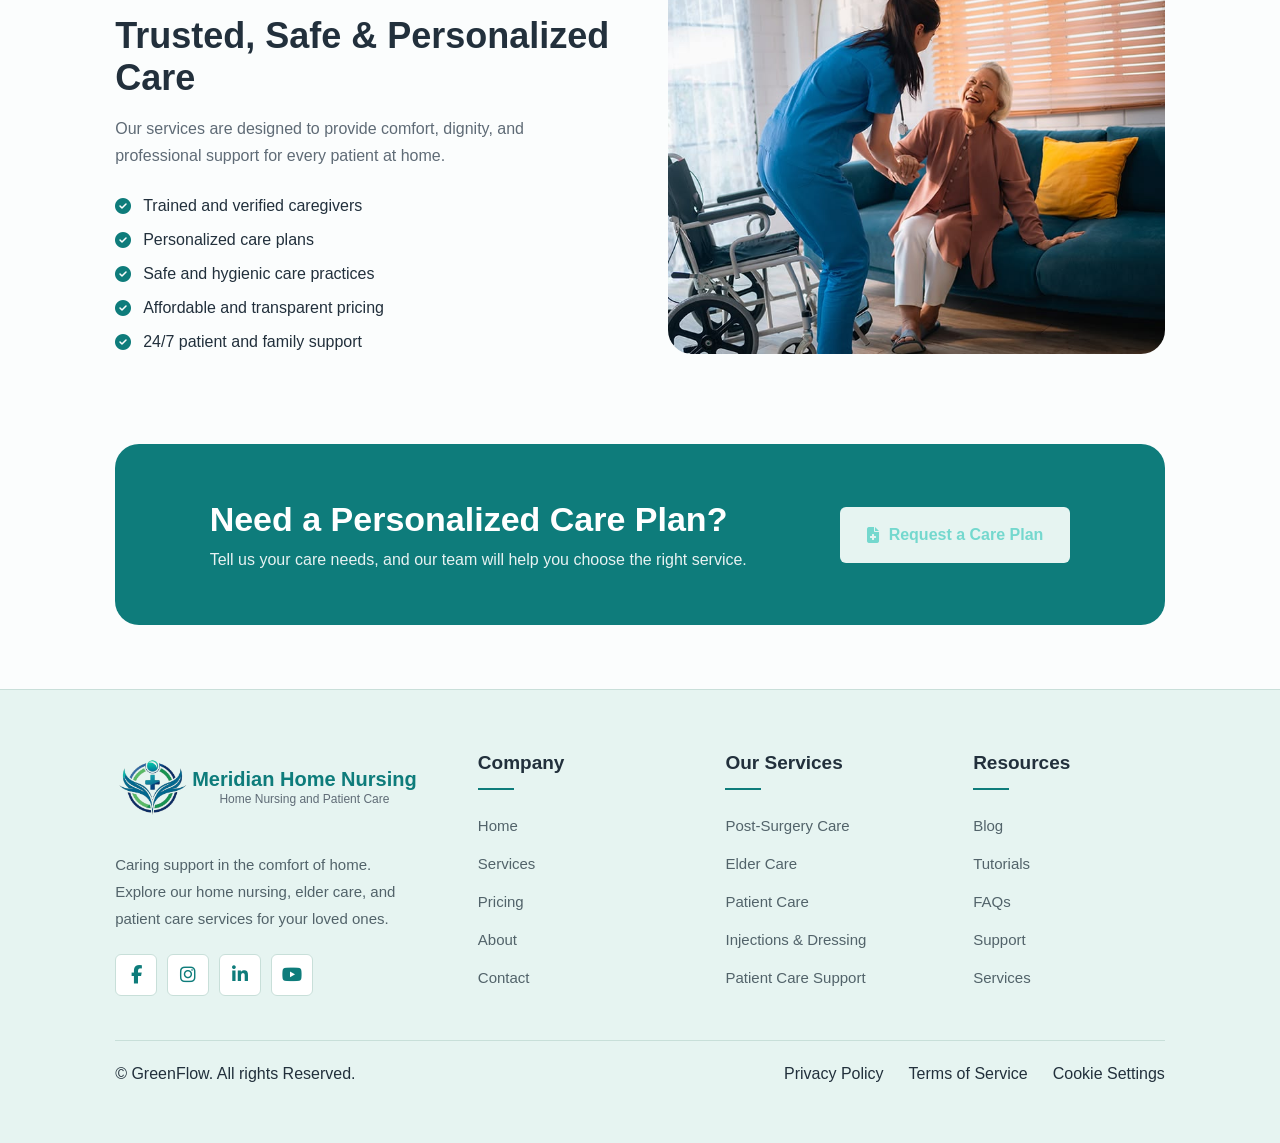
<file: services.html>
<!DOCTYPE html>
<html lang="en">

<head>
    <meta charset="UTF-8">
    <meta name="viewport" content="width=device-width, initial-scale=1.0">
    <title>Document</title>
    <link rel="stylesheet" href="https://cdnjs.cloudflare.com/ajax/libs/font-awesome/6.5.2/css/all.min.css">
    <link rel="icon" type="Image/png" href="Images/Headerlogo.jpg">
    <link rel="stylesheet" href="header.css">
    <link rel="stylesheet" href="footer.css">
    <link rel="stylesheet" href="services.css">
</head>

<body>
    <header class="site-header">
        <div class="header-container">

            <!-- Left: Agency branding -->
            <a href="index.html" class="brand">
                <span class="brand-icon">
                    <img src="Images/Headerlogo.jpg" alt="Meridian Home Nursing logo" class="brand-logo">
                </span>

                <span class="brand-text">
                    <span class="brand-name">Meridian Home Nursing</span>
                    <span class="brand-subtitle">
                        Home Nursing and Patient Care
                    </span>
                </span>
            </a>

            <!-- Middle: Navigation -->
            <nav class="main-nav" id="mainNav" aria-label="Main navigation">
                <ul class="nav-list">

                    <li class="home-dropdown">
                        <button type="button" class="home-toggle" id="homeToggle" aria-expanded="false"
                            aria-controls="homeDropdown">
                            <span>Home</span>
                            <i class="fa-solid fa-chevron-down" aria-hidden="true"></i>
                        </button>

                        <ul class="dropdown-list" id="homeDropdown" hidden>
                            <li>
                                <a href="index.html">Classic</a>
                            </li>

                            <li>
                                <a href="home-standard.html">Standard</a>
                            </li>
                        </ul>
                    </li>
                    <li>
                        <a href="about.html">About</a>
                    </li>

                    <li>
                        <a href="services.html">Services</a>
                    </li>
                    <li>
                        <a href="blog.html">Blog</a>
                    </li>

                    <li>
                        <a href="pricing.html">Pricing</a>
                    </li>


                    <li>
                        <a href="contact.html">Contact</a>
                    </li>

                </ul>

                <!-- Mobile booking link -->
                <a href="bookserviceform.html" class="mobile-book">
                    <i class="fa-solid fa-calendar-check" aria-hidden="true"></i>
                    Book Service
                </a>
            </nav>

            <!-- Right: Header controls -->
            <div class="header-actions">

                <button type="button" class="icon-button" id="rtlToggle" aria-label="Switch to right-to-left layout"
                    aria-pressed="false" title="Switch to right-to-left layout">
                    <i class="fa-solid fa-right-left" aria-hidden="true"></i>
                </button>

                <button type="button" class="icon-button" id="darkModeToggle" aria-label="Enable dark mode"
                    aria-pressed="false" title="Enable dark mode">
                    <i class="fa-solid fa-moon" aria-hidden="true"></i>
                </button>

                <a href="bookserviceform.html" class="book-button">
                    <i class="fa-solid fa-calendar-check" aria-hidden="true"></i>
                    <span>Book Service</span>
                </a>

                <button type="button" class="icon-button menu-toggle" id="menuToggle" aria-label="Open navigation"
                    aria-expanded="false" aria-controls="mainNav">
                    <i class="fa-solid fa-bars" aria-hidden="true"></i>
                </button>

            </div>
        </div>
    </header>

    <body>
        <!-- 1. Services Hero -->
        <section class="services-hero">
            <div class="services-hero-container">
                <span class="hero-tag">
                    <i class="fa-solid fa-hand-holding-medical"></i>
                    Our Care Services
                </span>

                <h1 class="services-hero-title">
                    Professional Care Services <span>at Home</span>
                </h1>

                <p class="services-hero-text">
                    We provide trusted home nursing, elder care, post-surgery support,
                    injections, dressing, and personalized patient care services.
                </p>

                <div class="services-hero-points">
                    <div class="hero-point">
                        <i class="fa-solid fa-user-nurse"></i>
                        <span>Trained Caregivers</span>
                    </div>

                    <div class="hero-point">
                        <i class="fa-solid fa-shield-heart"></i>
                        <span>Safe &amp; Hygienic Care</span>
                    </div>

                    <div class="hero-point">
                        <i class="fa-solid fa-clock"></i>
                        <span>24/7 Support</span>
                    </div>
                </div>

                <a href="contact.html" class="btn-primary">
                    <i class="fa-solid fa-calendar-check"></i>
                    Request a Care Plan
                </a>
            </div>
        </section>

        <!-- 2. Main Services -->
        <section class="main-services">
            <div class="section-head">
                <span class="section-tag">Main Services</span>

                <h2>Complete Home Care Solutions</h2>

                <p>
                    Professional care services designed to support
                    patients and families at home.
                </p>
            </div>

            <div class="main-services-grid">

                <!-- Card 1: Post-Surgery Care -->
                <article class="main-service-card">

                    <div class="main-service-image">
                        <img src="Images/servicepageimage2.jpeg"
                            alt="Caregiver supporting a patient during recovery at home" width="640" height="440"
                            loading="lazy">
                    </div>

                    <div class="main-service-content">
                        <h3>Post-Surgery Care</h3>

                        <p>
                            Complete recovery support after hospital
                            discharge or surgery.
                        </p>

                        <ul>
                            <li>
                                <i class="fa-solid fa-circle-check" aria-hidden="true"></i>
                                <span>Recovery monitoring</span>
                            </li>

                            <li>
                                <i class="fa-solid fa-circle-check" aria-hidden="true"></i>
                                <span>Medication reminders</span>
                            </li>

                            <li>
                                <i class="fa-solid fa-circle-check" aria-hidden="true"></i>
                                <span>Mobility assistance</span>
                            </li>

                            <li>
                                <i class="fa-solid fa-circle-check" aria-hidden="true"></i>
                                <span>Wound monitoring</span>
                            </li>
                        </ul>

                        <a href="viewserivces.html" class="main-service-button"
                            aria-label="View more about Post-Surgery Care">
                            View More
                            <i class="fa-solid fa-arrow-right" aria-hidden="true"></i>
                        </a>
                    </div>

                </article>

                <!-- Card 2: Elder Care -->
                <article class="main-service-card">

                    <div class="main-service-image">
                        <img src="Images/servicepageimage3.jpeg" alt="Caregiver assisting an older adult at home"
                            width="640" height="440" loading="lazy">
                    </div>

                    <div class="main-service-content">
                        <h3>Elder Care</h3>

                        <p>
                            Respectful daily support and companionship
                            for senior citizens.
                        </p>

                        <ul>
                            <li>
                                <i class="fa-solid fa-circle-check" aria-hidden="true"></i>
                                <span>Daily living support</span>
                            </li>

                            <li>
                                <i class="fa-solid fa-circle-check" aria-hidden="true"></i>
                                <span>Companionship</span>
                            </li>

                            <li>
                                <i class="fa-solid fa-circle-check" aria-hidden="true"></i>
                                <span>Mobility assistance</span>
                            </li>

                            <li>
                                <i class="fa-solid fa-circle-check" aria-hidden="true"></i>
                                <span>Personal hygiene support</span>
                            </li>
                        </ul>

                        <a href="viewserivces.html" class="main-service-button" aria-label="View more about Elder Care">
                            View More
                            <i class="fa-solid fa-arrow-right" aria-hidden="true"></i>
                        </a>
                    </div>

                </article>

                <!-- Card 3: Injections and Dressing -->
                <article class="main-service-card">

                    <div class="main-service-image">
                        <img src="Images/servicepageimage4.jpeg" alt="Nurse providing wound dressing care" width="640"
                            height="440" loading="lazy">
                    </div>

                    <div class="main-service-content">
                        <h3>Injections &amp; Dressing</h3>

                        <p>
                            Safe injection assistance and professional
                            wound dressing services.
                        </p>

                        <ul>
                            <li>
                                <i class="fa-solid fa-circle-check" aria-hidden="true"></i>
                                <span>Injection assistance</span>
                            </li>

                            <li>
                                <i class="fa-solid fa-circle-check" aria-hidden="true"></i>
                                <span>Wound dressing</span>
                            </li>

                            <li>
                                <i class="fa-solid fa-circle-check" aria-hidden="true"></i>
                                <span>Bandage changing</span>
                            </li>

                            <li>
                                <i class="fa-solid fa-circle-check" aria-hidden="true"></i>
                                <span>Infection-care support</span>
                            </li>
                        </ul>

                        <a href="viewserivces.html" class="main-service-button"
                            aria-label="View more about Injections and Dressing">
                            View More
                            <i class="fa-solid fa-arrow-right" aria-hidden="true"></i>
                        </a>
                    </div>

                </article>

                <!-- Card 4: Patient Care Support -->
                <article class="main-service-card">

                    <div class="main-service-image">
                        <img src="Images/servicepageimage5.jpeg" alt="Caregiver helping a patient with daily activities"
                            width="640" height="440" loading="lazy">
                    </div>

                    <div class="main-service-content">
                        <h3>Patient Care Support</h3>

                        <p>
                            Personal and daily care support for patients
                            who need extra help.
                        </p>

                        <ul>
                            <li>
                                <i class="fa-solid fa-circle-check" aria-hidden="true"></i>
                                <span>Bedridden patient care</span>
                            </li>

                            <li>
                                <i class="fa-solid fa-circle-check" aria-hidden="true"></i>
                                <span>Feeding assistance</span>
                            </li>

                            <li>
                                <i class="fa-solid fa-circle-check" aria-hidden="true"></i>
                                <span>Hygiene support</span>
                            </li>

                            <li>
                                <i class="fa-solid fa-circle-check" aria-hidden="true"></i>
                                <span>Health monitoring</span>
                            </li>
                        </ul>

                        <a href="viewserivces.html" class="main-service-button"
                            aria-label="View more about Patient Care Support">
                            View More
                            <i class="fa-solid fa-arrow-right" aria-hidden="true"></i>
                        </a>
                    </div>

                </article>

            </div>
        </section>

        <!-- 3. Additional Support Services -->
        <section class="support-services">
            <div class="section-head">
                <span class="section-tag">Additional Support</span>
                <h2>Extra Care Support Services</h2>
                <p>Additional services to make daily care easier for patients and families.</p>
            </div>

            <div class="support-grid">
                <div class="support-card">
                    <i class="fa-solid fa-pills"></i>
                    <h3>Medication Reminders</h3>
                    <p>Timely reminders and support for prescribed medicines.</p>
                </div>

                <div class="support-card">
                    <i class="fa-solid fa-heart-pulse"></i>
                    <h3>Health Monitoring</h3>
                    <p>Regular monitoring of blood pressure, sugar, and general health.</p>
                </div>

                <div class="support-card">
                    <i class="fa-solid fa-person-walking"></i>
                    <h3>Mobility Support</h3>
                    <p>Safe assistance with walking, movement, and daily activities.</p>
                </div>

                <div class="support-card">
                    <i class="fa-solid fa-comments"></i>
                    <h3>Companionship</h3>
                    <p>Friendly emotional support and company for patients and elders.</p>
                </div>

                <div class="support-card">
                    <i class="fa-solid fa-hospital"></i>
                    <h3>Hospital Assistance</h3>
                    <p>Support for hospital visits and appointment-related assistance.</p>
                </div>

                <div class="support-card">
                    <i class="fa-solid fa-broom"></i>
                    <h3>Patient-Area Help</h3>
                    <p>Light cleaning and organization support around the patient’s area.</p>
                </div>
            </div>
        </section>

        <!-- 4. How Care Works -->
        <section class="care-process">
            <div class="section-head">
                <span class="section-tag">Care Process</span>
                <h2>How Our Care Works</h2>
                <p>A simple and clear process to start professional home care.</p>
            </div>

            <div class="process-grid">
                <div class="process-card">
                    <span>01</span>
                    <i class="fa-solid fa-file-medical"></i>
                    <h3>Submit Enquiry</h3>
                    <p>Share your care requirements through our enquiry form.</p>
                </div>

                <div class="process-card">
                    <span>02</span>
                    <i class="fa-solid fa-clipboard-check"></i>
                    <h3>Care Assessment</h3>
                    <p>Our team understands the patient’s needs and prepares a care plan.</p>
                </div>

                <div class="process-card">
                    <span>03</span>
                    <i class="fa-solid fa-user-nurse"></i>
                    <h3>Caregiver Matching</h3>
                    <p>We assign a trained caregiver suitable for the patient.</p>
                </div>

                <div class="process-card">
                    <span>04</span>
                    <i class="fa-solid fa-house-medical"></i>
                    <h3>Care Begins</h3>
                    <p>Professional care starts at home with regular support.</p>
                </div>
            </div>
        </section>

        <!-- 5. Service Benefits -->
        <section class="service-benefits">
            <div class="benefits-container">
                <div class="benefits-content">
                    <span class="section-tag">Why Choose Our Services</span>
                    <h2>Trusted, Safe & Personalized Care</h2>
                    <p>
                        Our services are designed to provide comfort, dignity, and professional
                        support for every patient at home.
                    </p>

                    <div class="benefits-list">
                        <div class="benefit-item">
                            <i class="fa-solid fa-circle-check"></i>
                            <span>Trained and verified caregivers</span>
                        </div>
                        <div class="benefit-item">
                            <i class="fa-solid fa-circle-check"></i>
                            <span>Personalized care plans</span>
                        </div>
                        <div class="benefit-item">
                            <i class="fa-solid fa-circle-check"></i>
                            <span>Safe and hygienic care practices</span>
                        </div>
                        <div class="benefit-item">
                            <i class="fa-solid fa-circle-check"></i>
                            <span>Affordable and transparent pricing</span>
                        </div>
                        <div class="benefit-item">
                            <i class="fa-solid fa-circle-check"></i>
                            <span>24/7 patient and family support</span>
                        </div>
                    </div>
                </div>

                <div class="benefits-image">
                    <img src="Images/serivcepageimage1.jpeg" alt="Caregiver supporting a patient at home">
                </div>
            </div>
        </section>

        <!-- 6. Services CTA -->
        <section class="services-cta">
            <div class="services-cta-container">
                <div class="services-cta-content">
                    <h2>Need a Personalized Care Plan?</h2>
                    <p>Tell us your care needs, and our team will help you choose the right service.</p>
                </div>

                <a href="contact.html" class="btn-accent">
                    <i class="fa-solid fa-file-medical"></i>
                    Request a Care Plan
                </a>
            </div>
        </section>
    </body>
    <!-- Footer -->
    <footer class="site-footer">
        <div class="footer-container">

            <!-- Agency information -->
            <div class="footer-about">
                <a href="index.html" class="brand">
                    <span class="brand-icon">
                        <img src="Images/Headerlogo.jpg" alt="Meridian Home Nursing logo" class="brand-logo">
                    </span>

                    <span class="brand-text">
                        <span class="brand-name">Meridian Home Nursing</span>
                        <span class="brand-subtitle">
                            Home Nursing and Patient Care
                        </span>
                    </span>
                </a>

                <p class="footer-description">
                    Caring support in the comfort of home. Explore our home
                    nursing, elder care, and patient care services for your
                    loved ones.
                </p>

                <!-- Demo placeholders: add real profile URLs to enable -->
                <div class="footer-socials" aria-label="Social media">
                    <a class="footer-social-link" role="link" aria-disabled="true"
                        aria-label="Facebook — profile link coming soon" title="Facebook — coming soon">
                        <i class="fa-brands fa-facebook-f" aria-hidden="true"></i>
                    </a>

                    <a class="footer-social-link" role="link" aria-disabled="true"
                        aria-label="Instagram — profile link coming soon" title="Instagram — coming soon">
                        <i class="fa-brands fa-instagram" aria-hidden="true"></i>
                    </a>

                    <a class="footer-social-link" role="link" aria-disabled="true"
                        aria-label="LinkedIn — profile link coming soon" title="LinkedIn — coming soon">
                        <i class="fa-brands fa-linkedin-in" aria-hidden="true"></i>
                    </a>

                    <a class="footer-social-link" role="link" aria-disabled="true"
                        aria-label="YouTube — profile link coming soon" title="YouTube — coming soon">
                        <i class="fa-brands fa-youtube" aria-hidden="true"></i>
                    </a>
                </div>
            </div>

            <!-- Company -->
            <nav class="footer-column" aria-label="Footer navigation">
                <h2 class="footer-heading">Company</h2>

                <ul class="footer-links">
                    <li>
                        <a href="index.html">Home</a>
                    </li>

                    <li>
                        <a href="services.html">Services</a>
                    </li>

                    <li>
                        <a href="pricing.html">Pricing</a>
                    </li>

                    <li>
                        <a href="about.html">About</a>
                    </li>

                    <li>
                        <a href="contact.html">Contact</a>
                    </li>
                </ul>
            </nav>

            <!-- Services -->
            <nav class="footer-column" aria-label="Care services">
                <h2 class="footer-heading">Our Services</h2>

                <ul class="footer-links">
                    <li>
                        <a href="services.html">Post-Surgery Care</a>
                    </li>

                    <li>
                        <a href="services.html">Elder Care</a>
                    </li>
                    <li>
                        <a href="services.html">Patient Care</a>
                    </li>

                    <li>
                        <a href="services.html">Injections &amp; Dressing</a>
                    </li>

                    <li>
                        <a href="services.html">Patient Care Support</a>
                    </li>
                </ul>
            </nav>
            <!-- Resources -->
            <nav class="footer-column" aria-label="Care services">
                <h2 class="footer-heading">Resources</h2>

                <ul class="footer-links">
                    <li>
                        <a href="blog.html">Blog</a>
                    </li>
                    <li>
                        <a href="#">Tutorials</a>
                    </li>

                    <li>
                        <a href="contact.html">FAQs</a>
                    </li>

                    <li>
                        <a href="contact.html">Support</a>
                    </li>

                    <li>
                        <a href="services.html">Services</a>
                    </li>
                </ul>
            </nav>

        </div>
        <div>
            <div class="footer-bottom">
                <div>&copy; GreenFlow. All rights Reserved.</div>
                <div class="footer-bottom-nav">
                    <a href="#">Privacy Policy</a>
                    <a href="#">Terms of Service</a>
                    <a href="#">Cookie Settings</a>
                </div>
            </div>
        </div>

    </footer>
   <script src="header.js"></script>
</body>

</html>
</file>
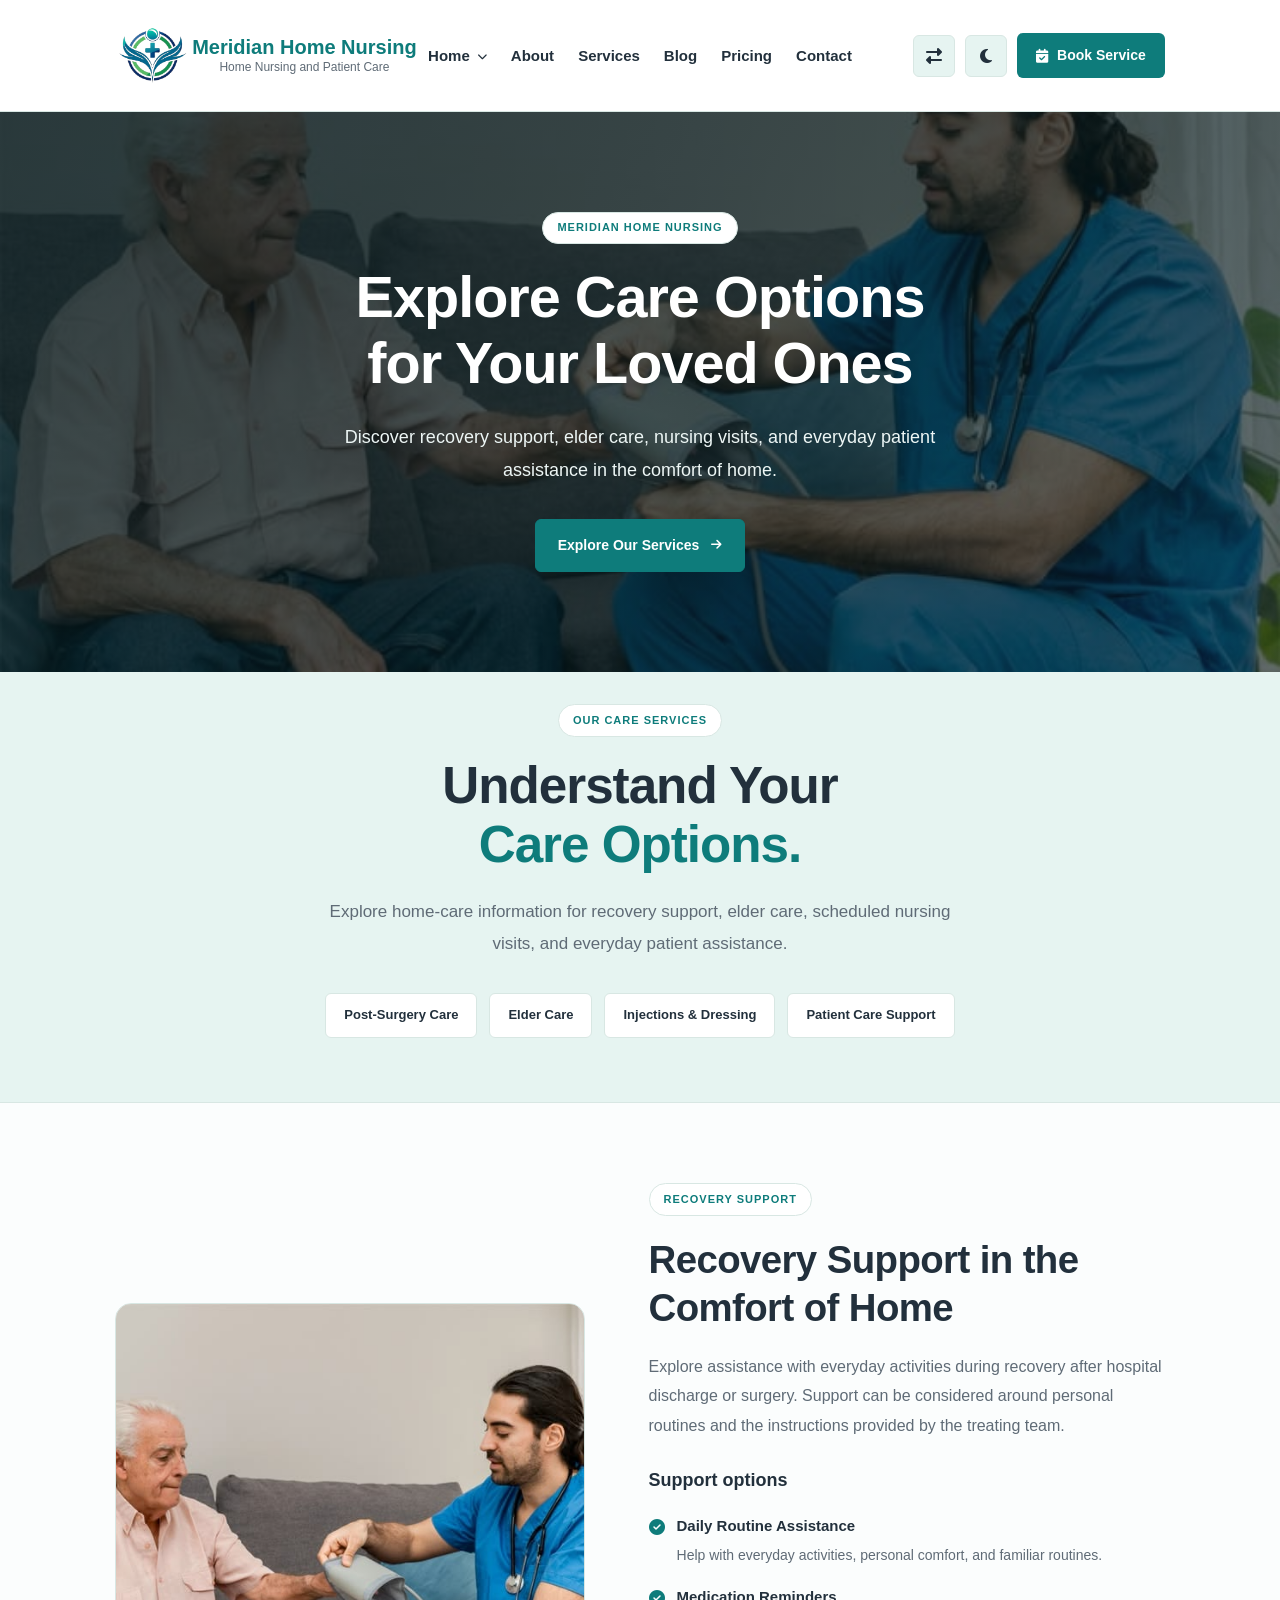
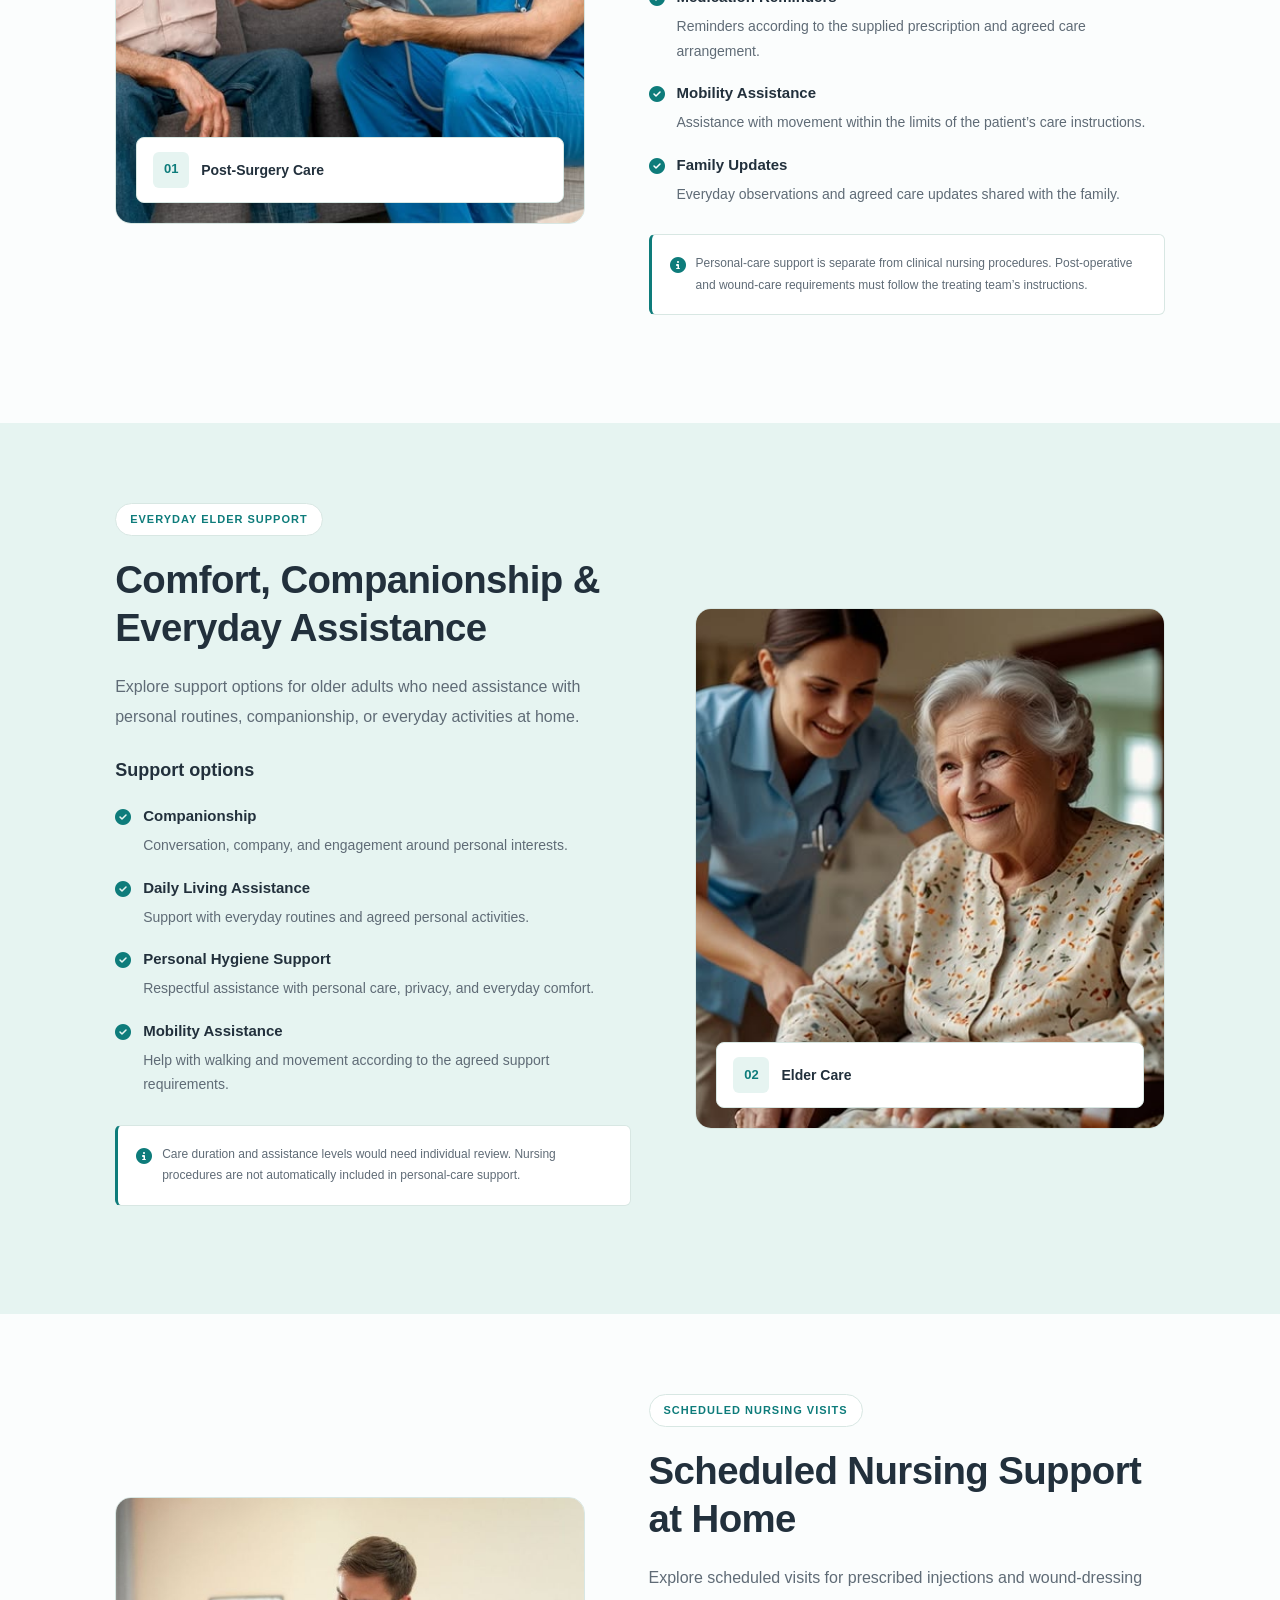
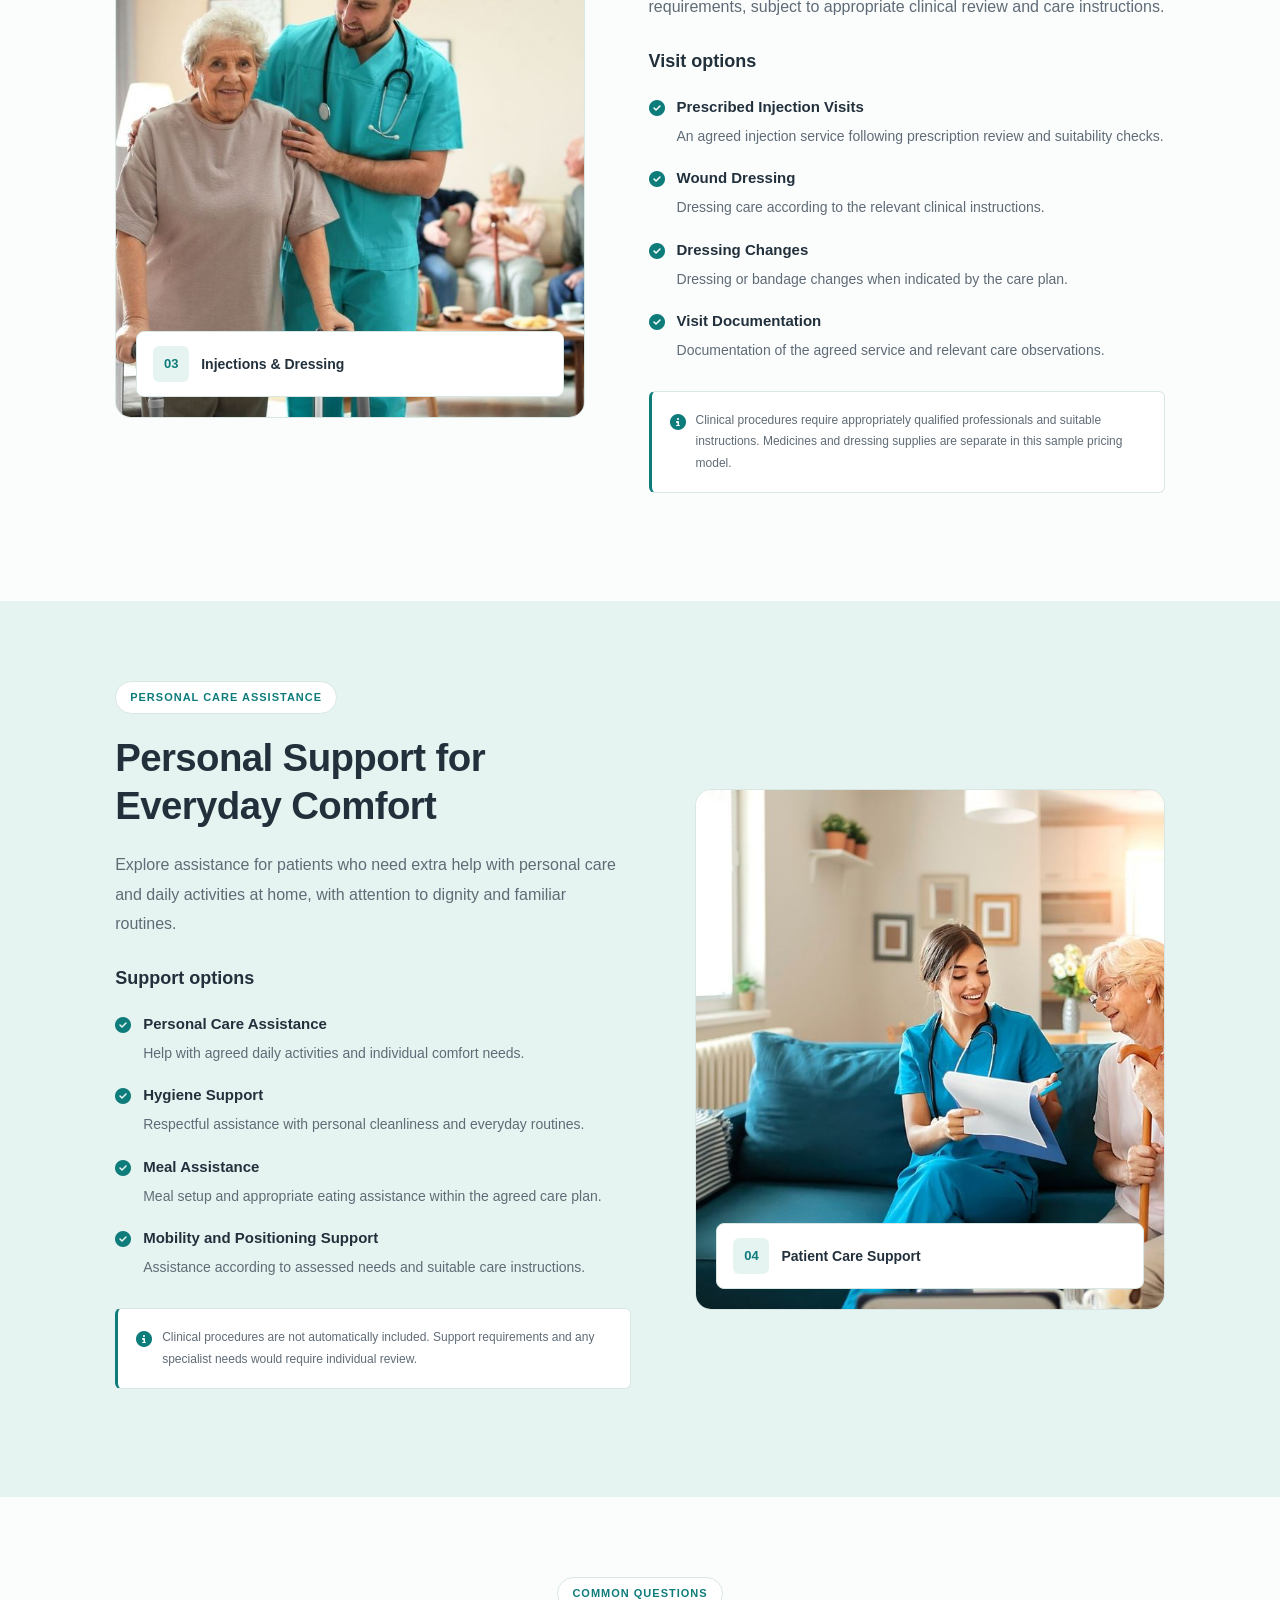
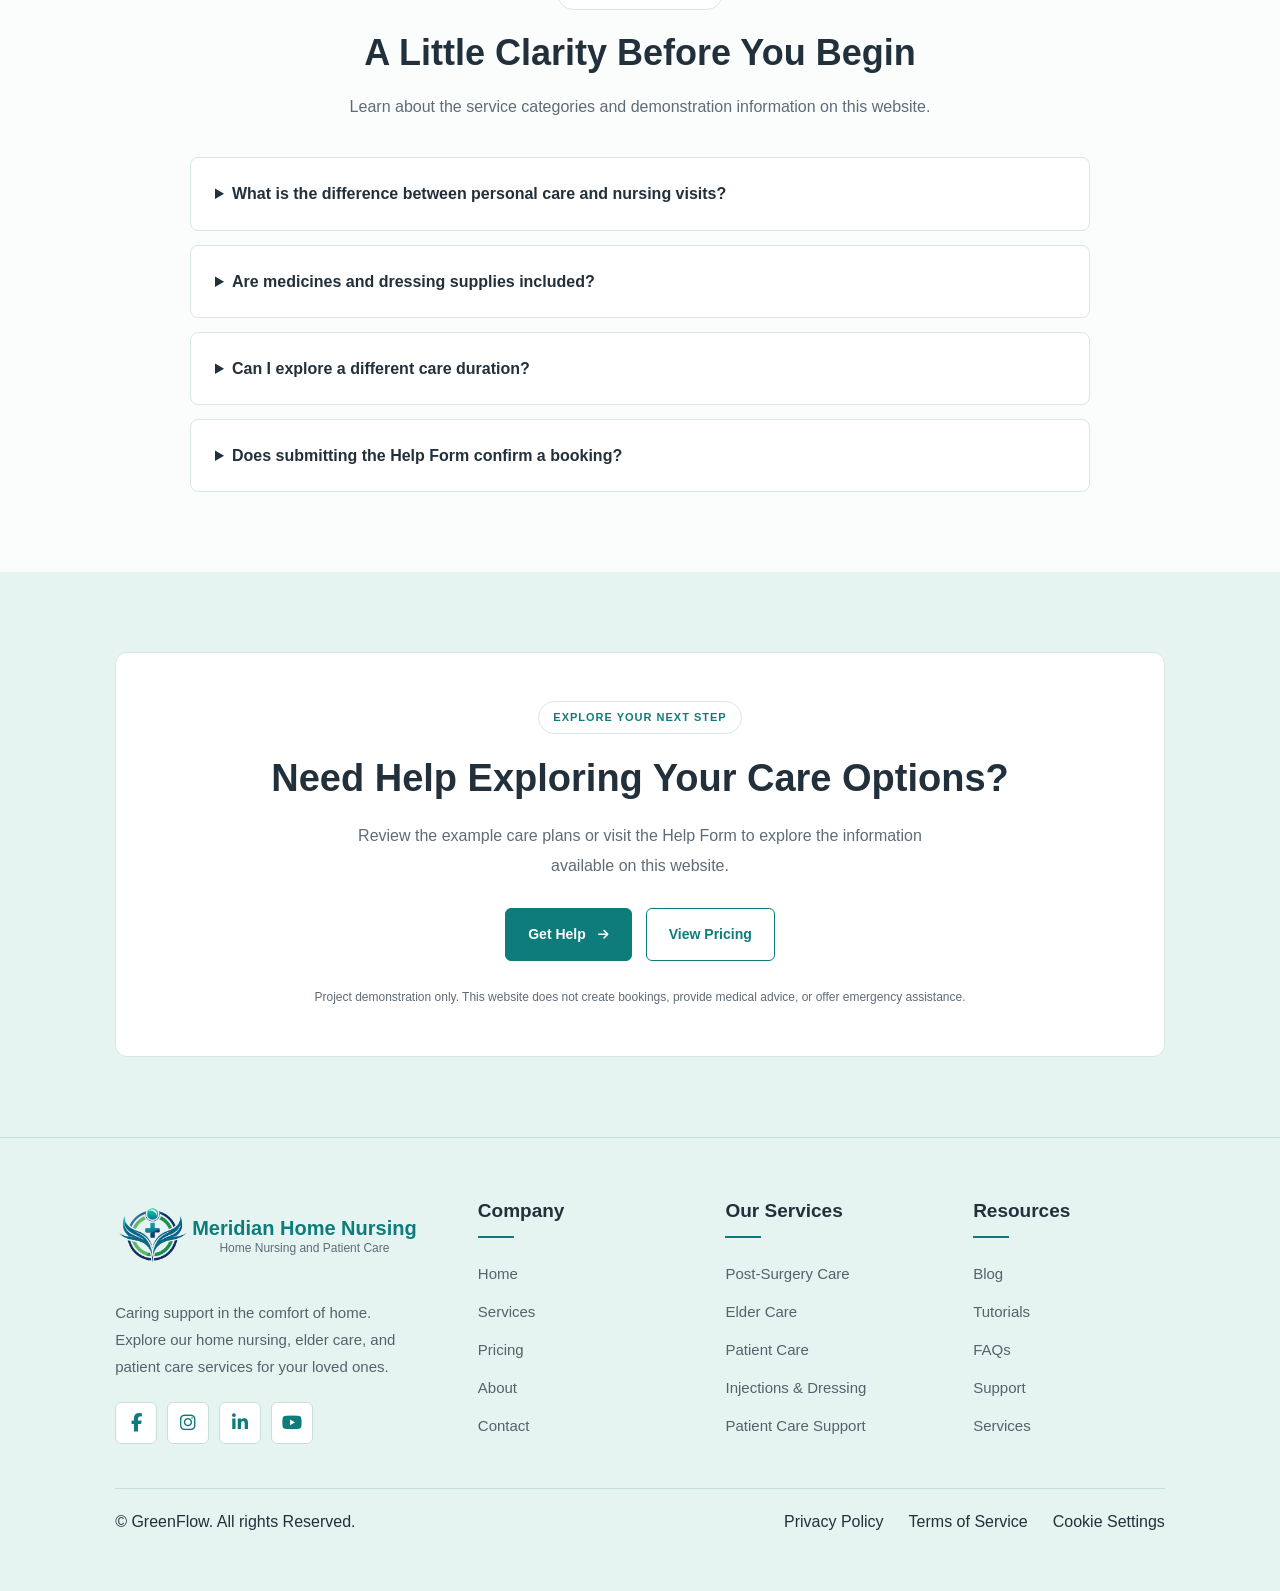
<file: viewserivces.html>
<!DOCTYPE html>
<html lang="en">

<head>
    <meta charset="UTF-8">
    <meta name="viewport" content="width=device-width, initial-scale=1.0">
    <title>View Services in Details Page</title>
    <link rel="stylesheet" href="https://cdnjs.cloudflare.com/ajax/libs/font-awesome/6.5.2/css/all.min.css">
    <link rel="icon" type="Image/png" href="Images/Headerlogo.jpg">
    <link rel="stylesheet" href="header.css">
    <link rel="stylesheet" href="footer.css">
    <link rel="stylesheet" href="viewservices.css">
    
</head>

<body>
    <header class="site-header">
        <div class="header-container">

            <!-- Left: Agency branding -->
            <a href="index.html" class="brand">
                <span class="brand-icon">
                    <img src="Images/Headerlogo.jpg" alt="Meridian Home Nursing logo" class="brand-logo">
                </span>

                <span class="brand-text">
                    <span class="brand-name">Meridian Home Nursing</span>
                    <span class="brand-subtitle">
                        Home Nursing and Patient Care
                    </span>
                </span>
            </a>

            <!-- Middle: Navigation -->
            <nav class="main-nav" id="mainNav" aria-label="Main navigation">
                <ul class="nav-list">

                    <li class="home-dropdown">
                        <button type="button" class="home-toggle" id="homeToggle" aria-expanded="false"
                            aria-controls="homeDropdown">
                            <span>Home</span>
                            <i class="fa-solid fa-chevron-down" aria-hidden="true"></i>
                        </button>

                        <ul class="dropdown-list" id="homeDropdown" hidden>
                            <li>
                                <a href="index.html">Classic</a>
                            </li>

                            <li>
                                <a href="home-standard.html">Standard</a>
                            </li>
                        </ul>
                    </li>
                    <li>
                        <a href="about.html">About</a>
                    </li>

                    <li>
                        <a href="services.html">Services</a>
                    </li>
                    <li>
                        <a href="blog.html">Blog</a>
                    </li>

                    <li>
                        <a href="pricing.html">Pricing</a>
                    </li>

                    <li>
                        <a href="contact.html">Contact</a>
                    </li>

                </ul>

                <!-- Mobile booking link -->
                <a href="bookserviceform.html" class="mobile-book">
                    <i class="fa-solid fa-calendar-check" aria-hidden="true"></i>
                    Book Service
                </a>
            </nav>

            <!-- Right: Header controls -->
            <div class="header-actions">

                <button type="button" class="icon-button" id="rtlToggle" aria-label="Switch to right-to-left layout"
                    aria-pressed="false" title="Switch to right-to-left layout">
                    <i class="fa-solid fa-right-left" aria-hidden="true"></i>
                </button>

                <button type="button" class="icon-button" id="darkModeToggle" aria-label="Enable dark mode"
                    aria-pressed="false" title="Enable dark mode">
                    <i class="fa-solid fa-moon" aria-hidden="true"></i>
                </button>

                <a href="bookserviceform.html" class="book-button">
                    <i class="fa-solid fa-calendar-check" aria-hidden="true"></i>
                    <span>Book Service</span>
                </a>

                <button type="button" class="icon-button menu-toggle" id="menuToggle" aria-label="Open navigation"
                    aria-expanded="false" aria-controls="mainNav">
                    <i class="fa-solid fa-bars" aria-hidden="true"></i>
                </button>

            </div>
        </div>
    </header>
    <main class="service-details-page">

        <!-- ========================================
     TOP HERO SECTION
========================================= -->
        <section class="sd-hero" aria-labelledby="sd-hero-title">
            <div class="sd-container">
                <div class="sd-hero-content">
                    <span class="sd-hero-eyebrow">
                        MERIDIAN HOME NURSING
                    </span>

                    <h1 id="sd-hero-title">
                        Explore Care Options<br>
                        for Your Loved Ones
                    </h1>

                    <p>
                        Discover recovery support, elder care, nursing visits,
                        and everyday patient assistance in the comfort of home.
                    </p>

                    <a href="#post-surgery-care" class="sd-button">
                        Explore Our Services
                        <i class="fa-solid fa-arrow-right" aria-hidden="true"></i>
                    </a>
                </div>
            </div>
        </section>

        <!-- ========================================
         1. INTRODUCTION
    ========================================= -->
        <section class="sd-intro">
            <div class="sd-container">



                <div class="sd-intro-content">
                    <span class="sd-eyebrow">OUR CARE SERVICES</span>

                    <h1>
                        Understand Your<br>
                        <span>Care Options.</span>
                    </h1>

                    <p>
                        Explore home-care information for recovery support,
                        elder care, scheduled nursing visits, and
                        everyday patient assistance.
                    </p>
                </div>

                <nav class="sd-jump-nav" aria-label="Explore service details">
                    <a href="#post-surgery-care">
                        Post-Surgery Care
                    </a>

                    <a href="#elder-care">
                        Elder Care
                    </a>

                    <a href="#injections-dressing">
                        Injections &amp; Dressing
                    </a>

                    <a href="#patient-care-support">
                        Patient Care Support
                    </a>
                </nav>

            </div>
        </section>

        <!-- ========================================
         2. POST-SURGERY CARE
    ========================================= -->
        <section class="sd-section" id="post-surgery-care" aria-labelledby="sd-surgery-title">
            <div class="sd-container sd-service-layout">

                <div class="sd-service-image">
                    <img src="Images/viewservice1.jpeg" alt="Caregiver supporting a patient during recovery at home"
                        width="720" height="640" loading="lazy">

                    <span class="sd-image-label">
                        <span>01</span>
                        Post-Surgery Care
                    </span>
                </div>

                <div class="sd-service-content">
                    <span class="sd-eyebrow">RECOVERY SUPPORT</span>

                    <h2 id="sd-surgery-title">
                        Recovery Support in the Comfort of Home
                    </h2>

                    <p>
                        Explore assistance with everyday activities during
                        recovery after hospital discharge or surgery.
                        Support can be considered around personal routines
                        and the instructions provided by the treating team.
                    </p>

                    <h3>Support options</h3>

                    <ul class="sd-feature-list">
                        <li>
                            <i class="fa-solid fa-circle-check" aria-hidden="true"></i>

                            <div>
                                <h4>Daily Routine Assistance</h4>
                                <p>
                                    Help with everyday activities,
                                    personal comfort, and familiar routines.
                                </p>
                            </div>
                        </li>

                        <li>
                            <i class="fa-solid fa-circle-check" aria-hidden="true"></i>

                            <div>
                                <h4>Medication Reminders</h4>
                                <p>
                                    Reminders according to the supplied
                                    prescription and agreed care arrangement.
                                </p>
                            </div>
                        </li>

                        <li>
                            <i class="fa-solid fa-circle-check" aria-hidden="true"></i>

                            <div>
                                <h4>Mobility Assistance</h4>
                                <p>
                                    Assistance with movement within the
                                    limits of the patient’s care instructions.
                                </p>
                            </div>
                        </li>

                        <li>
                            <i class="fa-solid fa-circle-check" aria-hidden="true"></i>

                            <div>
                                <h4>Family Updates</h4>
                                <p>
                                    Everyday observations and agreed
                                    care updates shared with the family.
                                </p>
                            </div>
                        </li>
                    </ul>

                    <div class="sd-note">
                        <i class="fa-solid fa-circle-info" aria-hidden="true"></i>

                        <p>
                            Personal-care support is separate from clinical
                            nursing procedures. Post-operative and wound-care
                            requirements must follow the treating team’s instructions.
                        </p>
                    </div>


                </div>

            </div>
        </section>

        <!-- ========================================
         3. ELDER CARE
    ========================================= -->
        <section class="sd-section sd-soft-section" id="elder-care" aria-labelledby="sd-elder-title">
            <div class="sd-container sd-service-layout sd-service-reverse">

                <div class="sd-service-image">
                    <img src="Images/viewservice2.jpeg" alt="Caregiver assisting an older adult at home" width="720"
                        height="640" loading="lazy">

                    <span class="sd-image-label">
                        <span>02</span>
                        Elder Care
                    </span>
                </div>

                <div class="sd-service-content">
                    <span class="sd-eyebrow">EVERYDAY ELDER SUPPORT</span>

                    <h2 id="sd-elder-title">
                        Comfort, Companionship &amp; Everyday Assistance
                    </h2>

                    <p>
                        Explore support options for older adults who need
                        assistance with personal routines, companionship,
                        or everyday activities at home.
                    </p>

                    <h3>Support options</h3>

                    <ul class="sd-feature-list">
                        <li>
                            <i class="fa-solid fa-circle-check" aria-hidden="true"></i>

                            <div>
                                <h4>Companionship</h4>
                                <p>
                                    Conversation, company, and engagement
                                    around personal interests.
                                </p>
                            </div>
                        </li>

                        <li>
                            <i class="fa-solid fa-circle-check" aria-hidden="true"></i>

                            <div>
                                <h4>Daily Living Assistance</h4>
                                <p>
                                    Support with everyday routines and
                                    agreed personal activities.
                                </p>
                            </div>
                        </li>

                        <li>
                            <i class="fa-solid fa-circle-check" aria-hidden="true"></i>

                            <div>
                                <h4>Personal Hygiene Support</h4>
                                <p>
                                    Respectful assistance with personal
                                    care, privacy, and everyday comfort.
                                </p>
                            </div>
                        </li>

                        <li>
                            <i class="fa-solid fa-circle-check" aria-hidden="true"></i>

                            <div>
                                <h4>Mobility Assistance</h4>
                                <p>
                                    Help with walking and movement according
                                    to the agreed support requirements.
                                </p>
                            </div>
                        </li>
                    </ul>

                    <div class="sd-note">
                        <i class="fa-solid fa-circle-info" aria-hidden="true"></i>

                        <p>
                            Care duration and assistance levels would need
                            individual review. Nursing procedures are not
                            automatically included in personal-care support.
                        </p>
                    </div>


                </div>

            </div>
        </section>

        <!-- ========================================
         4. INJECTIONS AND DRESSING
    ========================================= -->
        <section class="sd-section" id="injections-dressing" aria-labelledby="sd-nursing-title">
            <div class="sd-container sd-service-layout">

                <div class="sd-service-image">
                    <img src="Images/viewservice3.jpeg" alt="Nurse providing wound dressing care" width="720"
                        height="640" loading="lazy">

                    <span class="sd-image-label">
                        <span>03</span>
                        Injections &amp; Dressing
                    </span>
                </div>

                <div class="sd-service-content">
                    <span class="sd-eyebrow">SCHEDULED NURSING VISITS</span>

                    <h2 id="sd-nursing-title">
                        Scheduled Nursing Support at Home
                    </h2>

                    <p>
                        Explore scheduled visits for prescribed injections
                        and wound-dressing requirements, subject to
                        appropriate clinical review and care instructions.
                    </p>

                    <h3>Visit options</h3>

                    <ul class="sd-feature-list">
                        <li>
                            <i class="fa-solid fa-circle-check" aria-hidden="true"></i>

                            <div>
                                <h4>Prescribed Injection Visits</h4>
                                <p>
                                    An agreed injection service following
                                    prescription review and suitability checks.
                                </p>
                            </div>
                        </li>

                        <li>
                            <i class="fa-solid fa-circle-check" aria-hidden="true"></i>

                            <div>
                                <h4>Wound Dressing</h4>
                                <p>
                                    Dressing care according to the
                                    relevant clinical instructions.
                                </p>
                            </div>
                        </li>

                        <li>
                            <i class="fa-solid fa-circle-check" aria-hidden="true"></i>

                            <div>
                                <h4>Dressing Changes</h4>
                                <p>
                                    Dressing or bandage changes when
                                    indicated by the care plan.
                                </p>
                            </div>
                        </li>

                        <li>
                            <i class="fa-solid fa-circle-check" aria-hidden="true"></i>

                            <div>
                                <h4>Visit Documentation</h4>
                                <p>
                                    Documentation of the agreed service
                                    and relevant care observations.
                                </p>
                            </div>
                        </li>
                    </ul>

                    <div class="sd-note">
                        <i class="fa-solid fa-circle-info" aria-hidden="true"></i>

                        <p>
                            Clinical procedures require appropriately qualified
                            professionals and suitable instructions. Medicines
                            and dressing supplies are separate in this sample
                            pricing model.
                        </p>
                    </div>


                </div>

            </div>
        </section>

        <!-- ========================================
         5. PATIENT CARE SUPPORT
    ========================================= -->
        <section class="sd-section sd-soft-section" id="patient-care-support" aria-labelledby="sd-patient-title">
            <div class="sd-container sd-service-layout sd-service-reverse">

                <div class="sd-service-image">
                    <img src="Images/viewservice4.jpeg" alt="Caregiver helping a patient with daily activities"
                        width="720" height="640" loading="lazy">

                    <span class="sd-image-label">
                        <span>04</span>
                        Patient Care Support
                    </span>
                </div>

                <div class="sd-service-content">
                    <span class="sd-eyebrow">PERSONAL CARE ASSISTANCE</span>

                    <h2 id="sd-patient-title">
                        Personal Support for Everyday Comfort
                    </h2>

                    <p>
                        Explore assistance for patients who need extra help
                        with personal care and daily activities at home,
                        with attention to dignity and familiar routines.
                    </p>

                    <h3>Support options</h3>

                    <ul class="sd-feature-list">
                        <li>
                            <i class="fa-solid fa-circle-check" aria-hidden="true"></i>

                            <div>
                                <h4>Personal Care Assistance</h4>
                                <p>
                                    Help with agreed daily activities
                                    and individual comfort needs.
                                </p>
                            </div>
                        </li>

                        <li>
                            <i class="fa-solid fa-circle-check" aria-hidden="true"></i>

                            <div>
                                <h4>Hygiene Support</h4>
                                <p>
                                    Respectful assistance with personal
                                    cleanliness and everyday routines.
                                </p>
                            </div>
                        </li>

                        <li>
                            <i class="fa-solid fa-circle-check" aria-hidden="true"></i>

                            <div>
                                <h4>Meal Assistance</h4>
                                <p>
                                    Meal setup and appropriate eating
                                    assistance within the agreed care plan.
                                </p>
                            </div>
                        </li>

                        <li>
                            <i class="fa-solid fa-circle-check" aria-hidden="true"></i>

                            <div>
                                <h4>Mobility and Positioning Support</h4>
                                <p>
                                    Assistance according to assessed
                                    needs and suitable care instructions.
                                </p>
                            </div>
                        </li>
                    </ul>

                    <div class="sd-note">
                        <i class="fa-solid fa-circle-info" aria-hidden="true"></i>

                        <p>
                            Clinical procedures are not automatically included.
                            Support requirements and any specialist needs
                            would require individual review.
                        </p>
                    </div>


                </div>

            </div>
        </section>

        <!-- ========================================
         6. FAQS
    ========================================= -->
        <section class="sd-section" aria-labelledby="sd-faq-title">
            <div class="sd-container sd-faq-container">

                <div class="sd-section-heading">
                    <span class="sd-eyebrow">COMMON QUESTIONS</span>

                    <h2 id="sd-faq-title">
                        A Little Clarity Before You Begin
                    </h2>

                    <p>
                        Learn about the service categories and
                        demonstration information on this website.
                    </p>
                </div>

                <div class="sd-faq-list">

                    <details class="sd-faq">
                        <summary>
                            What is the difference between personal care
                            and nursing visits?
                        </summary>

                        <p>
                            The personal-care categories on this website focus
                            on daily routines and practical assistance.
                            Nursing visits describe separate clinical services
                            requiring appropriate qualifications, review,
                            and instructions.
                        </p>
                    </details>

                    <details class="sd-faq">
                        <summary>
                            Are medicines and dressing supplies included?
                        </summary>

                        <p>
                            No. In this demonstration pricing model,
                            medicines, dressing supplies, and medical
                            equipment are not included. See the Pricing
                            page for the example package terms.
                        </p>
                    </details>

                    <details class="sd-faq">
                        <summary>
                            Can I explore a different care duration?
                        </summary>

                        <p>
                            The Pricing page presents several example durations.
                            A live agency would need to review requirements,
                            availability, and terms before confirming
                            a personalized arrangement.
                        </p>
                    </details>

                    <details class="sd-faq">
                        <summary>
                            Does submitting the Help Form confirm a booking?
                        </summary>

                        <p>
                            No. The Help Form is a demonstration only.
                            Messages are not sent or saved, and no
                            booking, availability confirmation, or reply
                            is provided.
                        </p>
                    </details>

                </div>
            </div>
        </section>

        <!-- ========================================
         7. FINAL CALL TO ACTION
    ========================================= -->
        <section class="sd-section sd-cta-section">
            <div class="sd-container">

                <div class="sd-cta">
                    <span class="sd-eyebrow">EXPLORE YOUR NEXT STEP</span>

                    <h2>Need Help Exploring Your Care Options?</h2>

                    <p>
                        Review the example care plans or visit the
                        Help Form to explore the information available
                        on this website.
                    </p>

                    <div class="sd-cta-actions">
                        <a href="contact.html#help-section" class="sd-button">
                            Get Help
                            <i class="fa-solid fa-arrow-right" aria-hidden="true"></i>
                        </a>

                        <a href="pricing.html" class="sd-button sd-button-outline">
                            View Pricing
                        </a>
                    </div>

                    <p class="sd-demo-notice">
                        Project demonstration only. This website does not
                        create bookings, provide medical advice, or offer
                        emergency assistance.
                    </p>
                </div>

            </div>
        </section>

    </main>
    <!-- Footer -->
    <footer class="site-footer">
        <div class="footer-container">

            <!-- Agency information -->
            <div class="footer-about">
                <a href="index.html" class="brand">
                    <span class="brand-icon">
                        <img src="Images/Headerlogo.jpg" alt="Meridian Home Nursing logo" class="brand-logo">
                    </span>

                    <span class="brand-text">
                        <span class="brand-name">Meridian Home Nursing</span>
                        <span class="brand-subtitle">
                            Home Nursing and Patient Care
                        </span>
                    </span>
                </a>

                <p class="footer-description">
                    Caring support in the comfort of home. Explore our home
                    nursing, elder care, and patient care services for your
                    loved ones.
                </p>

                <!-- Demo placeholders: add real profile URLs to enable -->
                <div class="footer-socials" aria-label="Social media">
                    <a class="footer-social-link" role="link" aria-disabled="true"
                        aria-label="Facebook — profile link coming soon" title="Facebook — coming soon">
                        <i class="fa-brands fa-facebook-f" aria-hidden="true"></i>
                    </a>

                    <a class="footer-social-link" role="link" aria-disabled="true"
                        aria-label="Instagram — profile link coming soon" title="Instagram — coming soon">
                        <i class="fa-brands fa-instagram" aria-hidden="true"></i>
                    </a>

                    <a class="footer-social-link" role="link" aria-disabled="true"
                        aria-label="LinkedIn — profile link coming soon" title="LinkedIn — coming soon">
                        <i class="fa-brands fa-linkedin-in" aria-hidden="true"></i>
                    </a>

                    <a class="footer-social-link" role="link" aria-disabled="true"
                        aria-label="YouTube — profile link coming soon" title="YouTube — coming soon">
                        <i class="fa-brands fa-youtube" aria-hidden="true"></i>
                    </a>
                </div>
            </div>

            <!-- Company -->
            <nav class="footer-column" aria-label="Footer navigation">
                <h2 class="footer-heading">Company</h2>

                <ul class="footer-links">
                    <li>
                        <a href="index.html">Home</a>
                    </li>

                    <li>
                        <a href="services.html">Services</a>
                    </li>

                    <li>
                        <a href="pricing.html">Pricing</a>
                    </li>

                    <li>
                        <a href="about.html">About</a>
                    </li>

                    <li>
                        <a href="contact.html">Contact</a>
                    </li>
                </ul>
            </nav>

            <!-- Services -->
            <nav class="footer-column" aria-label="Care services">
                <h2 class="footer-heading">Our Services</h2>

                <ul class="footer-links">
                    <li>
                        <a href="services.html">Post-Surgery Care</a>
                    </li>

                    <li>
                        <a href="services.html">Elder Care</a>
                    </li>
                    <li>
                        <a href="services.html">Patient Care</a>
                    </li>

                    <li>
                        <a href="services.html">Injections &amp; Dressing</a>
                    </li>

                    <li>
                        <a href="services.html">Patient Care Support</a>
                    </li>
                </ul>
            </nav>
            <!-- Resources -->
            <nav class="footer-column" aria-label="Care services">
                <h2 class="footer-heading">Resources</h2>

                <ul class="footer-links">
                    <li>
                        <a href="blog.html">Blog</a>
                    </li>
                    <li>
                        <a href="#">Tutorials</a>
                    </li>

                    <li>
                        <a href="contact.html">FAQs</a>
                    </li>

                    <li>
                        <a href="contact.html">Support</a>
                    </li>

                    <li>
                        <a href="services.html">Services</a>
                    </li>
                </ul>
            </nav>

        </div>
        <div>
            <div class="footer-bottom">
                <div>&copy; GreenFlow. All rights Reserved.</div>
                <div class="footer-bottom-nav">
                    <a href="#">Privacy Policy</a>
                    <a href="#">Terms of Service</a>
                    <a href="#">Cookie Settings</a>
                </div>
            </div>
        </div>

    </footer>
    <script src="header.js"></script>

</body>

</html>
</file>
<file: header.css>
/* ========================================
   COLORS
======================================== */

:root {
    color-scheme: light;

    --primary: #0E7C7B;
    --primary-hover: #0A5F5E;
    --secondary: #E6F4F1;

    --accent: #FF7A59;
    --accent-hover: #FF987D;

    --background: #FBFDFD;
    --surface: #FFFFFF;

    --text: #22303C;
    --text-muted: #5F6B76;
    --border: #D8E7E3;

    --on-primary: #FFFFFF;
    --on-accent: #22303C;

    --shadow: 0 8px 24px rgba(20, 50, 48, 0.08);
    --section-padding: 64px 9%;
}

/* ========================================
   DARK MODE
======================================== */

body.dark-mode {
    color-scheme: dark;

    --primary: #74D8CE;
    --primary-hover: #9AE8DF;
    --secondary: #1A363A;

    --accent: #FF987D;
    --accent-hover: #FFB39F;

    --background: #0F1C21;
    --surface: #14262C;

    --text: #EAF4F4;
    --text-muted: #B6C7CE;
    --border: #31505A;

    --on-primary: #102628;
    --on-accent: #22303C;

    --shadow: 0 8px 24px rgba(0, 0, 0, 0.22);
}

/* ========================================
   BASE
======================================== */

*,
*::before,
*::after {
    box-sizing: border-box;
}

body {
    margin: 0;
    min-height: 100vh;

    font-family: Arial, Helvetica, sans-serif;
    background-color: var(--background);
    color: var(--text);
}

button {
    font: inherit;
}

button,
a {
    -webkit-tap-highlight-color: transparent;
}

button:focus-visible,
a:focus-visible {
    outline: 3px solid var(--primary);
    outline-offset: 4px;
}

[hidden] {
    display: none !important;
}

.page-section {
    padding: var(--section-padding);
}

/* ========================================
   HEADER LAYOUT
======================================== */

.site-header {
    position: sticky;
    top: 0;
    z-index: 1000;

    background-color: var(--surface);
    border-bottom: 1px solid var(--border);
}

.header-container {
    display: grid;
    grid-template-columns: 1fr auto 1fr;
    align-items: center;
    gap: 24px;

    padding: 18px 9%;
}

/* ========================================
   BRAND
======================================== */

.brand {
    display: inline-flex;
    align-items: center;
    justify-self: start;
    gap: 2px;

    min-width: 0;
    color: var(--text);
    text-decoration: none;
}

/* Fixed logo box */
.brand-icon {
    position: relative;
    display: block;

    width: 75px;
    height: 75px;
    padding: 0;

    
    color: var(--on-primary);
}

/* Image is constrained to the logo box */
.brand-icon>.brand-logo {
    position: absolute;
    inset: 0;

    display: block;
    width: 100%;
    height: 100%;
    max-width: 100%;
    max-height: 100%;

    margin: 0;
    padding: 0;
    border: 0;

    object-fit: contain;
    object-position: center;
    border-radius: 50px;
}

.brand-text {
    display: flex;
    flex-direction: column;
}

.brand-name {
    color: var(--primary);
    font-size: 20px;
    font-weight: 700;
    line-height: 1.2;
    white-space: nowrap;
}

.brand-subtitle {
    color: var(--text-muted);
    text-align: center;
    font-size: 12px;
    line-height: 1.4;
    white-space: nowrap;
}

/* ========================================
   NAVIGATION
======================================== */

.nav-list {
    display: flex;
    align-items: center;
    gap: 24px;

    margin: 0;
    padding: 0;
    list-style: none;
}

.nav-list>li>a,
.home-toggle {
    position: relative;

    display: inline-flex;
    align-items: center;
    gap: 7px;

    padding: 12px 0;
    border: 0;

    background: transparent;
    color: var(--text);

    font-size: 15px;
    font-weight: 600;
    line-height: 1.4;

    text-decoration: none;
    white-space: nowrap;
    cursor: pointer;

    transition: color 0.2s ease;
}

/* Underline */
.nav-list>li>a::after,
.home-toggle::after {
    content: "";

    position: absolute;
    inset-inline: 0;
    inset-block-end: 3px;

    height: 2px;
    background-color: var(--primary);

    transform: scaleX(0);
    transition: transform 0.2s ease;
}

/* Hover, focus, and current page */
.nav-list>li>a:hover,
.nav-list>li>a:focus-visible,
.nav-list>li>a[aria-current="page"],
.home-toggle:hover,
.home-toggle:focus-visible,
.home-toggle.is-current,
.home-toggle[aria-expanded="true"] {
    color: var(--primary);
}

.nav-list>li>a:hover::after,
.nav-list>li>a:focus-visible::after,
.nav-list>li>a[aria-current="page"]::after,
.home-toggle:hover::after,
.home-toggle:focus-visible::after,
.home-toggle.is-current::after,
.home-toggle[aria-expanded="true"]::after {
    transform: scaleX(1);
}

/* ========================================
   HOME DROPDOWN
======================================== */

.home-dropdown {
    position: relative;
}

.home-toggle i {
    font-size: 10px;
    transition: transform 0.2s ease;
}

.home-toggle[aria-expanded="true"] i {
    transform: rotate(180deg);
}

.dropdown-list {
    position: absolute;
    inset-block-start: calc(100% + 10px);
    inset-inline-start: 0;

    min-width: 180px;
    margin: 0;
    padding: 8px;
    list-style: none;

    background-color: var(--surface);
    border: 1px solid var(--border);
    border-radius: 6px;
    box-shadow: var(--shadow);
}

.dropdown-list a {
    display: block;

    padding: 12px 14px;
    border-radius: 4px;

    color: var(--text);
    font-size: 14px;
    text-decoration: none;

    transition:
        background-color 0.2s ease,
        color 0.2s ease;
}

.dropdown-list a:hover,
.dropdown-list a[aria-current="page"] {
    background-color: var(--secondary);
    color: var(--primary);
}

/* ========================================
   HEADER ACTIONS
======================================== */

.header-actions {
    display: flex;
    align-items: center;
    justify-self: end;
    gap: 10px;
}

.icon-button {
    display: grid;
    place-items: center;
    flex-shrink: 0;

    width: 42px;
    height: 42px;
    padding: 0;

    background-color: var(--secondary);
    color: var(--text);

    border: 1px solid var(--border);
    border-radius: 6px;

    font-size: 16px;
    cursor: pointer;

    transition:
        background-color 0.2s ease,
        color 0.2s ease;
}

.icon-button:hover {
    background-color: var(--primary);
    color: var(--on-primary);
}

.book-button,
.mobile-book {
    display: inline-flex;
    align-items: center;
    justify-content: center;
    gap: 9px;

    padding: 12px 18px;
    border: 1px solid transparent;
    border-radius: 6px;

    background-color: var(--primary);
    color: var(--surface);

    font-size: 14px;
    font-weight: 700;
    line-height: 1.4;

    text-decoration: none;
    white-space: nowrap;

    transition: background-color 0.2s ease;
}

.book-button:hover,
.mobile-book:hover {
    background-color: var(--primary-hover);
}

.menu-toggle,
.mobile-book {
    display: none;
}

/* ========================================
   TABLET / SMALL LAPTOP
======================================== */

@media (max-width: 1200px) {
    .header-container {
        grid-template-columns: 1fr auto;
        gap: 16px;
    }

    .menu-toggle {
        display: grid;
    }

    .main-nav {
        display: none;
        position: absolute;

        inset-block-start: 100%;
        inset-inline: 0;

        padding: 24px 9%;
        max-height: 70vh;
        overflow-y: auto;

        background-color: var(--surface);
        border-bottom: 1px solid var(--border);
        box-shadow: var(--shadow);
    }

    .main-nav.is-open {
        display: block;
    }

    .nav-list {
        flex-direction: column;
        align-items: stretch;
        gap: 6px;
    }

    .nav-list>li>a,
    .home-toggle {
        display: flex;
        width: 100%;
        padding: 14px 0;
    }

    .home-toggle {
        justify-content: space-between;
    }

    .dropdown-list {
        position: static;

        min-width: 0;
        margin-block: 6px 10px;

        background-color: var(--background);
        box-shadow: none;
    }
}

/* ========================================
   MOBILE
======================================== */

@media (max-width: 768px) {
    .header-container {
        padding: 16px 9%;
    }

    .brand-name {
        font-size: 17px;
    }

    .brand-subtitle {
        font-size: 10px;
    }

    .brand-icon {
        flex-basis: 42px;
        width: 42px;
        height: 42px;
        
    }

    .header-actions {
        gap: 7px;
    }

    .icon-button {
        width: 40px;
        height: 40px;
    }

    .book-button {
        display: none;
    }

    .mobile-book {
        display: flex;
        margin-top: 18px;
    }
}

/* ========================================
   SMALL MOBILE
======================================== */

@media (max-width: 480px) {
    .header-container {
        gap: 10px;
    }

    .brand {
        gap: 0;
    }

    .brand-text {
        display: none;
    }

    .header-actions {
        gap: 6px;
    }
}


/* ========================================
   SMALL MOBILE
======================================== */

@media (max-width: 480px) {

    .header-container {
        grid-template-columns: minmax(0, 1fr) auto;
        gap: 8px;
        padding: 18px 4%;
    }

    /* Keep logo and brand text side by side */
    .brand {
        display: inline-flex;
        align-items: center;
        gap: 8px;
        min-width: 0;
    }

    /* Show brand name and subtitle */
    .brand-text {
        display: flex;
        flex-direction: column;
        gap: 3px;
        min-width: 0;
    }

    .brand-name {
        display: block;
        font-size: 13px;
        line-height: 1.2;
        white-space: nowrap;
    }

    .brand-subtitle {
        display: block;
        font-size: 8px;
        line-height: 1.3;
        white-space: nowrap;
    }

    /* Logo size */
    .brand-icon {
        flex: 0 0 36px;
        width: 36px;
        height: 36px;
    }

    /* Header buttons */
    .header-actions {
        gap: 4px;
    }

    .icon-button {
        width: 34px;
        height: 34px;
        font-size: 14px;
    }
}
</file>
<file: footer.css>
/* ========================================
   FOOTER COLORS
======================================== */

.site-footer {
    --footer-background: #E6F4F1;
    --footer-text: #22303C;
    --footer-muted: #52636A;
    --footer-primary: #0E7C7B;
    --footer-border: #C8DFD9;
    --footer-icon-background: #FFFFFF;
    --footer-icon-hover-text: #FFFFFF;

    padding: 60px 9%;

    background-color: var(--footer-background);
    color: var(--footer-text);
    border-top: 1px solid var(--footer-border);
}

/* ========================================
   FOOTER DARK MODE
======================================== */

body.dark-mode .site-footer {
    --footer-background: #14262C;
    --footer-text: #EAF4F4;
    --footer-muted: #B6C7CE;
    --footer-primary: #74D8CE;
    --footer-border: #31505A;
    --footer-icon-background: #1A363A;
    --footer-icon-hover-text: #102628;
}

/* ========================================
   FOOTER LAYOUT
======================================== */

.footer-container {
    display: grid;
    grid-template-columns: minmax(0, 1.6fr) repeat(3, minmax(0, 1fr));
    gap: 56px;

    max-width: 1400px;
    margin-inline: auto;
}

.footer-about,
.footer-column {
    min-width: 0;
}

/* ========================================
   FOOTER BRAND
======================================== */

.footer-brand {
    display: inline-flex;
    align-items: center;
    gap: 2px;

    max-width: 100%;
    color: var(--footer-text);
    text-decoration: none;
}

.footer-logo {
    position: relative;
    display: block;
    flex: 0 0 54px;

    width: 54px;
    height: 54px;

    background-color: #FFFFFF;
    border: 1px solid var(--footer-border);
    border-radius: 8px;
    overflow: hidden;
}

.footer-logo img {
    position: absolute;
    inset: 0;

    display: block;
    width: 100%;
    height: 100%;

    object-fit: contain;
    object-position: center;
}

.footer-brand-text {
    display: flex;
    flex-direction: column;
    gap: 5px;

    min-width: 0;
}

.footer-brand-name {
    color: var(--footer-primary);
    font-size: 20px;
    font-weight: 700;
    line-height: 1.3;
}

.footer-brand-subtitle {
    color: var(--footer-muted);
    font-size: 12px;
    line-height: 1.5;
}

.footer-description {
    max-width: 390px;
    margin: 22px 0;

    color: var(--footer-muted);
    font-size: 15px;
    line-height: 1.8;
}

/* ========================================
   SOCIAL MEDIA ICONS
======================================== */

.footer-socials {
    display: flex;
    flex-wrap: wrap;
    gap: 10px;
}

.footer-social-link {
    display: inline-flex;
    align-items: center;
    justify-content: center;

    width: 42px;
    height: 42px;

    background-color: var(--footer-icon-background);
    color: var(--footer-primary);
    border: 1px solid var(--footer-border);
    border-radius: 6px;

    font-size: 18px;
    text-decoration: none;

    transition:
        background-color 0.2s ease,
        color 0.2s ease,
        border-color 0.2s ease;
}

.footer-social-link[aria-disabled="true"] {
    cursor: default;
}

.footer-social-link:hover {
    background-color: var(--footer-primary);
    color: var(--footer-icon-hover-text);
    border-color: var(--footer-primary);
}

/* ========================================
   HEADINGS AND LINKS
======================================== */

.footer-heading {
    position: relative;

    margin: 0 0 24px;
    padding-bottom: 13px;

    color: var(--footer-text);
    font-size: 19px;
    font-weight: 700;
    line-height: 1.4;
}

.footer-heading::after {
    content: "";

    position: absolute;
    inset-inline-start: 0;
    inset-block-end: 0;

    width: 36px;
    height: 2px;

    background-color: var(--footer-primary);
}

.footer-links {
    display: grid;
    gap: 14px;

    margin: 0;
    padding: 0;
    list-style: none;
}

.footer-links a {
    color: var(--footer-muted);
    font-size: 15px;
    line-height: 1.6;
    text-decoration: none;
    text-underline-offset: 5px;

    transition: color 0.2s ease;
}

.footer-links a:hover {
    color: var(--footer-primary);
    text-decoration: underline;
}

.site-footer a:focus-visible {
    outline: 3px solid var(--footer-primary);
    outline-offset: 5px;
}

/* ========================================
   COPYRIGHT
======================================== */

.footer-bottom {
    max-width: 1400px;
    margin: 44px auto 0;
    padding-top: 24px;

    border-top: 1px solid var(--footer-border);
    text-align: center;
}

.footer-bottom p {
    margin: 0;

    color: var(--footer-muted);
    font-size: 14px;
    line-height: 1.7;
}

/* ========================================
   TABLET
======================================== */

@media (max-width: 992px) {
    .footer-container {
        grid-template-columns: repeat(2, minmax(0, 1fr));
        gap: 36px;
    }

    .footer-about {
        grid-column: 1 / -1;
    }

    .footer-description {
        max-width: 560px;
    }
}

/* ========================================
   MOBILE
======================================== */

@media (max-width: 576px) {
    .footer-container {
        grid-template-columns: minmax(0, 1fr);
        gap: 32px;
    }

    .footer-about {
        grid-column: auto;
    }

    .footer-brand {
        gap: 10px;
    }

    .footer-logo {
        flex-basis: 46px;
        width: 46px;
        height: 46px;
    }

    .footer-brand-name {
        font-size: 18px;
    }

    .footer-brand-subtitle {
        font-size: 11px;
    }

    .footer-heading {
        margin-bottom: 20px;
        font-size: 18px;
    }

    .footer-bottom {
        display: grid;
        grid-template-columns: 1fr;
    }
}

.footer-bottom {
    display: flex;
    align-items: center;
    justify-content: space-between;
    background-color: var(--footer-bottom-bg);
    border-top: 1px solid var(--footer-border);
    color: var(--footer-text-links);
    transition: background-color 0.3s ease, border-color 0.3s ease;
}

.footer-bottom-nav {
    display: flex;
    gap: 25px;
}

.footer-bottom-nav a {
    text-decoration: none;
    color: var(--footer-text-links);
    transition: color 0.2s ease-in-out;
}

.footer-bottom-nav a:hover {
    color: var(--footer-heading);
}
@media (max-width: 768px) {
  .footer-bottom {
    flex-direction: column;
    align-items: center;
    text-align: center;
    gap: 15px;
    padding: 20px 5%;
  }

  .footer-bottom-nav {
    flex-direction: column; /* Stacks links vertically on very small screens */
    align-items: center;
    gap: 12px;
  }
}
</file>
<file: index.css>
/* =======================================================
   MERIDIAN HOMEPAGE (CLEAN ANIMATED SUITE)
======================================================= */

.home-main {
    font-family: inherit;
    color: var(--text-dark, #22303C);
    background-color: #FFFFFF;
    
}

body.dark-mode .home-main {
    color: #EAF4F4;
    background-color: #0F1C21;
}

.m-container {
    max-width: 1320px;
    margin: 0 auto;
}

.m-section {
    padding: 60px 9%;
}

.m-soft-section {
    background-color: var(--secondary, #E6F4F1);
}

body.dark-mode .m-soft-section {
    background-color: #14262C;
}

.m-section-header {
    text-align: center;
    max-width: 720px;
    margin: 0 auto 52px;
}

.m-eyebrow {
    display: inline-block;
    margin-bottom: 20px;
    padding: 6px 14px;
    background-color: #FFFFFF;
    color: var(--primary, #0E7C7B);
    border: 1px solid var(--border, #D8E7E3);
    border-radius: 50px;
    font-size: 11px;
    font-weight: 700;
    letter-spacing: 1px;
}

body.dark-mode .m-eyebrow {

    background-color: #1A363A;
    border-color: #31505A;
    color: #74D8CE;
}

.m-section-header h2 {
    font-size: clamp(28px, 3.2vw, 42px);
    line-height: 1.25;
    margin: 0 0 14px;
}

.m-section-header p {
    font-size: 16px;
    color: var(--text-muted, #5F6B76);
    margin: 0;
}

body.dark-mode .m-section-header p {
    color: #B6C7CE;
}

/* -------------------------------------------------------
   PRIMARY & SECONDARY BUTTONS
------------------------------------------------------- */
.m-btn {
    display: inline-flex;
    align-items: center;
    justify-content: center;
    gap: 10px;
    padding: 13px 26px;
    border-radius: 8px;
    font-size: 14px;
    font-weight: 700;
    text-decoration: none;
    transition: transform 0.2s ease, background-color 0.2s ease, box-shadow 0.2s ease, color 0.2s ease, border-color 0.2s ease;
}

/* PRIMARY (Filled Teal) */
.m-btn-primary {
    background-color: var(--primary, #0E7C7B);
    color: #FFFFFF;
    border: 1px solid var(--primary, #0E7C7B);
    box-shadow: 0 6px 20px rgba(14, 124, 123, 0.25);
}

.m-btn-primary:hover {
    background-color: var(--primary-dark, #0A5F5E);
    border-color: var(--primary-dark, #0A5F5E);
    transform: translateY(-2px);
    box-shadow: 0 10px 24px rgba(14, 124, 123, 0.35);
    color: #FFFFFF;
}

/* SECONDARY (Outlined Teal) */
.m-btn-secondary {
    background-color: var(--secondary);
    color: var(--primary, #0E7C7B);
    border: 1px solid var(--primary, #0E7C7B);
}

.m-btn-secondary:hover {
    background-color: var(--primary, #0E7C7B);
    color: #FFFFFF;
    transform: translateY(-2px);
}

/* Dark Mode Button Overrides */
body.dark-mode .m-btn-primary {
    background-color: #74D8CE;
    color: #102628;
    border-color: #74D8CE;
    box-shadow: 0 6px 20px rgba(116, 216, 206, 0.25);
}

body.dark-mode .m-btn-primary:hover {
    background-color: #9AE8DF;
    border-color: #9AE8DF;
    color: #102628;
}

body.dark-mode .m-btn-secondary {
    color: #74D8CE;
    border-color: #74D8CE;
}

body.dark-mode .m-btn-secondary:hover {
    background-color: #74D8CE;
    color: #102628;
}

/* -------------------------------------------------------
   SECTION 1: HERO
------------------------------------------------------- */
.m-hero{
    padding: 64px 9%;
}
.m-hero {
    position: relative;
    padding: 60px 9%;
    background: linear-gradient(180deg, var(--secondary, #E6F4F1) 0%, #FFFFFF 100%);
    overflow: hidden;
}

body.dark-mode .m-hero {
    background: linear-gradient(180deg, #14262C 0%, #0F1C21 100%);
}

.m-hero-container {
    display: grid;
    grid-template-columns: minmax(0, 1.15fr) minmax(0, 0.85fr);
    gap: 48px;
    align-items: center;
}


.m-hero-tag {
    display: inline-flex;
    align-items: center;
    gap: 8px;
    padding: 6px 14px;
    background-color: #FFFFFF;
    color: var(--primary, #0E7C7B);
    border: 1px solid var(--border, #D8E7E3);
    border-radius: 50px;
    font-size: 11px;
    font-weight: 700;
    letter-spacing: 1px;
    margin-bottom: 20px;
}

body.dark-mode .m-hero-tag {
    background-color: #1A363A;
    border-color: #31505A;
    color: #74D8CE;
}

.m-hero-title {
    font-size: clamp(34px, 4.2vw, 54px);
    line-height: 1.15;
    margin: 0 0 20px;
}

/* ROTATING WORDS */
.m-rotator-wrapper {
    position: relative;
    display: inline-block;
    color: var(--primary, #0E7C7B);
    min-width: 330px;
    vertical-align: bottom;
    overflow: hidden;
    height: 1.25em;
}

body.dark-mode .m-rotator-wrapper {
    color: #74D8CE;
}

.m-rotating-word {
    position: absolute;
    left: 0;
    top: 0;
    white-space: nowrap;
    opacity: 0;
    transform: translateY(100%);
    transition: transform 0.5s cubic-bezier(0.25, 1, 0.5, 1), opacity 0.5s ease;
}

.m-rotating-word.is-visible {
    opacity: 1;
    transform: translateY(0);
}

.m-rotating-word.is-exiting {
    opacity: 0;
    transform: translateY(-100%);
}

.m-hero-desc {
    line-height: 1.8;
    color: var(--text-muted, #5F6B76);
    margin: 0 0 32px;
    max-width: 540px;
}

body.dark-mode .m-hero-desc {
    color: #B6C7CE;
}

.m-hero-actions {
    display: flex;
    flex-wrap: wrap;
    gap: 14px;
    margin-bottom: 40px;
}

.m-hero-trust-bar {
    display: flex;
    flex-wrap: wrap;
    gap: 20px;
    padding-top: 24px;
    border-top: 1px solid var(--border, #D8E7E3);
}

body.dark-mode .m-hero-trust-bar {
    border-color: #31505A;
}

.m-trust-item {
    display: inline-flex;
    align-items: center;
    gap: 8px;
    font-size: 13px;
}

.m-trust-item i {
    color: var(--primary, #0E7C7B);
}

body.dark-mode .m-trust-item i {
    color: #74D8CE;
}

/* Hero Right Image & Floating Badges */
.m-hero-visual {
    position: relative;
}

.m-hero-image-wrapper {
    position: relative;
    max-width: 580px;
    margin: 0 auto;
}

.m-hero-main-img {
    display: block;
    width: 100%;
    height: auto;
    border-radius: 24px;
    box-shadow: 0 20px 50px rgba(0, 0, 0, 0.12);
}

.m-float-card {
    position: absolute;
    display: flex;
    align-items: center;
    gap: 12px;
    padding: 12px 18px;
    background: rgba(255, 255, 255, 0.94);
    backdrop-filter: blur(10px);
    -webkit-backdrop-filter: blur(10px);
    border: 1px solid rgba(255, 255, 255, 0.8);
    border-radius: 12px;
    box-shadow: 0 12px 30px rgba(0, 0, 0, 0.10);
    z-index: 2;
    animation: floatSmooth 4.5s ease-in-out infinite;
}

body.dark-mode .m-float-card {
    background: rgba(20, 38, 44, 0.92);
    border-color: rgba(49, 80, 90, 0.8);
}

.m-float-top {
    top: -16px;
    right: -14px;
    animation-delay: 0s;
}

.m-float-mid {
    bottom: 38%;
    left: -24px;
    animation-delay: 1.5s;
}

.m-float-bottom {
    bottom: -18px;
    right: 24px;
    animation-delay: 3s;
}

@keyframes floatSmooth {

    0%,
    100% {
        transform: translateY(0);
    }

    50% {
        transform: translateY(-9px);
    }
}

.m-live-dot {
    width: 10px;
    height: 10px;
    border-radius: 50%;
    background-color: #10B981;
    position: relative;
    flex-shrink: 0;
}

.m-live-dot::after {
    content: '';
    position: absolute;
    inset: -3px;
    border-radius: 50%;
    background-color: rgba(16, 185, 129, 0.4);
    animation: livePulse 2s ease-out infinite;
}

@keyframes livePulse {
    0% {
        transform: scale(0.9);
        opacity: 1;
    }

    100% {
        transform: scale(2.4);
        opacity: 0;
    }
}

.m-float-text strong {
    display: block;
    font-size: 13px;
    line-height: 1.3;
}

.m-float-text small {
    display: block;
    font-size: 11px;
    color: var(--text-muted, #5F6B76);
}

body.dark-mode .m-float-text small {
    color: #B6C7CE;
}

.m-float-icon {
    display: grid;
    place-items: center;
    width: 34px;
    height: 34px;
    border-radius: 8px;
    background-color: var(--secondary, #E6F4F1);
    color: var(--primary, #0E7C7B);
    font-size: 14px;
}

body.dark-mode .m-float-icon {
    background-color: #1A363A;
    color: #74D8CE;
}

.m-rating-badge {
    padding: 4px 8px;
    background-color: #FEF3C7;
    color: #D97706;
    border-radius: 6px;
    font-size: 12px;
    font-weight: 800;
}

/* -------------------------------------------------------
   SECTION 2: CATEGORY GRID
------------------------------------------------------- */
.m-cat-grid {
    display: grid;
    grid-template-columns: repeat(4, minmax(0, 1fr));
    gap: 24px;
}

.m-cat-card {
    background-color: #FFFFFF;
    border: 1px solid var(--border, #D8E7E3);
    border-radius: 16px;
    overflow: hidden;
    transition: transform 0.25s ease, box-shadow 0.25s ease;
    display: flex;
    flex-direction: column;
}

body.dark-mode .m-cat-card {
    background-color: #14262C;
    border-color: #31505A;
}

.m-cat-card:hover {
    transform: translateY(-6px);
    box-shadow: 0 16px 36px rgba(0, 0, 0, 0.08);
}

.m-cat-img-wrap {
    height: 180px;
    overflow: hidden;
}

.m-cat-img-wrap img {
    width: 100%;
    height: 100%;
    object-fit: cover;
    transition: transform 0.35s ease;
}

.m-cat-card:hover .m-cat-img-wrap img {
    transform: scale(1.05);
}

.m-cat-info {
    padding: 22px;
    display: flex;
    flex-direction: column;
    flex: 1;
}

.m-cat-info h3 {
    margin: 0 0 10px;
    font-size: 18px;
}

.m-cat-info p {
    font-size: 13px;
    line-height: 1.6;
    color: var(--text-muted, #5F6B76);
    margin: 0 0 16px;
}

body.dark-mode .m-cat-info p {
    color: #B6C7CE;
}

.m-cat-link {
    margin-top: auto;
    font-size: 13px;
    font-weight: 700;
    color: var(--primary, #0E7C7B);
    text-decoration: none;
    display: inline-flex;
    align-items: center;
    gap: 8px;
    transition: gap 0.2s ease;
}

body.dark-mode .m-cat-link {
    color: #74D8CE;
}

.m-cat-card:hover .m-cat-link {
    gap: 12px;
}

/* -------------------------------------------------------
   SECTION 3: WHY TRUST US & COUNTERS
------------------------------------------------------- */
.m-trust-layout {
    display: grid;
    grid-template-columns: minmax(0, 0.95fr) minmax(0, 1.05fr);
    gap: 56px;
    align-items: center;
    margin-bottom: 60px;
}

.m-trust-img-box {
    position: relative;
    border-radius: 20px;
    overflow: hidden;
}

.m-trust-img-box img {
    display: block;
    width: 100%;
    height: auto;
}

.m-trust-experience-badge {
    position: absolute;
    bottom: 24px;
    left: 24px;
    background-color: #FFFFFF;
    color: var(--primary, #0E7C7B);
    padding: 14px 22px;
    border-radius: 12px;
    box-shadow: 0 10px 24px rgba(0, 0, 0, 0.12);
    display: flex;
    align-items: center;
    gap: 12px;
}

body.dark-mode .m-trust-experience-badge {
    background-color: #14262C;
    color: #74D8CE;
}

.m-trust-experience-badge strong {
    font-size: 32px;
    line-height: 1;
}

.m-trust-experience-badge span {
    font-size: 13px;
    font-weight: 700;
    line-height: 1.3;
}

.m-trust-content h2 {
    font-size: clamp(28px, 3.2vw, 40px);
    line-height: 1.25;
    margin: 0 0 16px;
}

.m-trust-lead {
    font-size: 16px;
    line-height: 1.8;
    color: var(--text-muted, #5F6B76);
    margin: 0 0 28px;
}

body.dark-mode .m-trust-lead {
    color: #B6C7CE;
}

.m-trust-features {
    display: flex;
    flex-direction: column;
    gap: 20px;
}

.m-trust-feat-item {
    display: flex;
    align-items: flex-start;
    gap: 16px;
}

.m-feat-icon {
    display: grid;
    place-items: center;
    width: 44px;
    height: 44px;
    border-radius: 10px;
    background-color: var(--secondary, #E6F4F1);
    color: var(--primary, #0E7C7B);
    font-size: 18px;
    flex-shrink: 0;
}

body.dark-mode .m-feat-icon {
    background-color: #1A363A;
    color: #74D8CE;
}

.m-trust-feat-item h4 {
    margin: 0 0 4px;
    font-size: 16px;
}

.m-trust-feat-item p {
    margin: 0;
    font-size: 14px;
    line-height: 1.6;
    color: var(--text-muted, #5F6B76);
}

body.dark-mode .m-trust-feat-item p {
    color: #B6C7CE;
}

/* Counters Row */
.m-counter-bar {
    display: grid;
    grid-template-columns: repeat(4, 1fr);
    gap: 24px;
    padding: 36px 30px;
    background-color: var(--primary, #0E7C7B);
    color: #FFFFFF;
    border-radius: 16px;
    text-align: center;
}

body.dark-mode .m-counter-bar {
    background-color: #14262C;
    border: 1px solid #31505A;
}

.m-counter-num {
    font-size: clamp(32px, 3.5vw, 46px);
    font-weight: 800;
    line-height: 1.1;
    margin-bottom: 6px;
}

body.dark-mode .m-counter-num {
    color: #74D8CE;
}

.m-counter-label {
    margin: 0;
    font-size: 14px;
    opacity: 0.9;
}

/* -------------------------------------------------------
   SECTION 4: 4-STEP PROCESS
------------------------------------------------------- */
.m-process-layout {
    display: grid;
    grid-template-columns: minmax(0, 1.15fr) minmax(0, 0.85fr);
    gap: 48px;
    align-items: center;
}

.m-process-steps {
    display: flex;
    flex-direction: column;
    gap: 16px;
}

.m-process-card {
    display: flex;
    align-items: center;
    gap: 20px;
    padding: 20px 24px;
    background-color: #FFFFFF;
    border: 1px solid var(--border, #D8E7E3);
    border-radius: 14px;
    transition: all 0.25s ease;
}

body.dark-mode .m-process-card {
    background-color: #14262C;
    border-color: #31505A;
}

.m-process-card:hover {
    border-color: var(--primary, #0E7C7B);
    box-shadow: 0 8px 24px rgba(14, 124, 123, 0.12);
    transform: translateX(6px);
}

body.dark-mode .m-process-card:hover {
    border-color: #74D8CE;
}

.m-step-num {
    display: grid;
    place-items: center;
    width: 44px;
    height: 44px;
    border-radius: 50%;
    background-color: var(--secondary, #E6F4F1);
    color: var(--primary, #0E7C7B);
    font-weight: 800;
    font-size: 16px;
    flex-shrink: 0;
}

body.dark-mode .m-step-num {
    background-color: #1A363A;
    color: #74D8CE;
}

.m-step-info h4 {
    margin: 0 0 4px;
    font-size: 17px;
}

.m-step-info p {
    margin: 0;
    font-size: 13px;
    line-height: 1.6;
    color: var(--text-muted, #5F6B76);
}

body.dark-mode .m-step-info p {
    color: #B6C7CE;
}

.m-process-visual img {
    display: block;
    width: 100%;
    height: 100%;
    max-height: 400px;
    object-fit: cover;
    border-radius: 20px;
}

/* -------------------------------------------------------
   SECTION 5: CONDITION TAB SWITCHER
------------------------------------------------------- */
.m-tab-nav {
    display: flex;
    flex-wrap: wrap;
    justify-content: center;
    gap: 12px;
    margin-bottom: 36px;
}

.m-tab-pill {
    display: inline-flex;
    align-items: center;
    gap: 8px;
    padding: 12px 22px;
    background-color: #FFFFFF;
    color: var(--text-dark, #22303C);
    border: 1px solid var(--border, #D8E7E3);
    border-radius: 50px;
    font-family: inherit;
    font-size: 14px;
    font-weight: 700;
    cursor: pointer;
    transition: all 0.25s ease;
}

body.dark-mode .m-tab-pill {
    background-color: #14262C;
    color: #EAF4F4;
    border-color: #31505A;
}

.m-tab-pill.is-active {
    background-color: var(--primary, #0E7C7B);
    color: #FFFFFF;
    border-color: var(--primary, #0E7C7B);
    box-shadow: 0 6px 18px rgba(14, 124, 123, 0.3);
}

body.dark-mode .m-tab-pill.is-active {
    background-color: #74D8CE;
    color: #102628;
    border-color: #74D8CE;
}

.m-tab-container {
    background-color: #FFFFFF;
    border: 1px solid var(--border, #D8E7E3);
    border-radius: 20px;
    overflow: hidden;
    box-shadow: 0 12px 36px rgba(0, 0, 0, 0.05);
}

body.dark-mode .m-tab-container {
    background-color: #14262C;
    border-color: #31505A;
}

.m-tab-panel {
    display: none;
    opacity: 0;
    transform: translateY(12px);
    transition: opacity 0.4s ease, transform 0.4s ease;
}

.m-tab-panel.is-active {
    display: block;
    opacity: 1;
    transform: translateY(0);
}

.m-tab-panel-grid {
    display: grid;
    grid-template-columns: minmax(0, 1.1fr) minmax(0, 1fr);
    align-items: center;
}

.m-tab-image {
    height: 100%;
    min-height: 380px;
    background-color: var(--secondary, #E6F4F1);
}

.m-tab-image img {
    width: 100%;
    height: 100%;
    object-fit: cover;
    display: block;
}

.m-tab-info {
    padding: 48px;
}

.m-tab-badge {
    display: inline-block;
    padding: 5px 12px;
    background-color: var(--secondary, #E6F4F1);
    color: var(--primary, #0E7C7B);
    border-radius: 6px;
    font-size: 12px;
    font-weight: 700;
    margin-bottom: 14px;
}

body.dark-mode .m-tab-badge {
    background-color: #1A363A;
    color: #74D8CE;
}

.m-tab-info h3 {
    margin: 0 0 14px;
    font-size: clamp(24px, 2.4vw, 32px);
    line-height: 1.3;
}

.m-tab-info p {
    font-size: 15px;
    line-height: 1.8;
    color: var(--text-muted, #5F6B76);
    margin: 0 0 24px;
}

body.dark-mode .m-tab-info p {
    color: #B6C7CE;
}

.m-tab-checklist {
    margin: 0 0 32px;
    padding: 0;
    list-style: none;
    display: flex;
    flex-direction: column;
    gap: 12px;
}

.m-tab-checklist li {
    font-size: 14px;
    display: flex;
    align-items: center;
    gap: 10px;
}

.m-tab-checklist li i {
    color: var(--primary, #0E7C7B);
}

body.dark-mode .m-tab-checklist li i {
    color: #74D8CE;
}

/* -------------------------------------------------------
   SECTION 6: TESTIMONIAL SLIDER
------------------------------------------------------- */
.m-slider-container {
    max-width: 820px;
    margin: 0 auto;
    position: relative;
}

.m-slide {
    display: none;
    opacity: 0;
    transition: opacity 0.4s ease;
}

.m-slide.is-active {
    display: block;
    opacity: 1;
}

.m-slide-card {
    background-color: #FFFFFF;
    border: 1px solid var(--border, #D8E7E3);
    border-radius: 20px;
    padding: 44px 48px;
    text-align: center;
    box-shadow: 0 12px 32px rgba(0, 0, 0, 0.05);
}

body.dark-mode .m-slide-card {
    background-color: #14262C;
    border-color: #31505A;
}

.m-slide-stars {
    color: #F59E0B;
    font-size: 18px;
    letter-spacing: 4px;
    margin-bottom: 20px;
}

.m-slide-quote {
    font-size: 18px;
    line-height: 1.8;
    font-style: italic;
    color: var(--text-dark, #22303C);
    margin: 0 0 24px;
}

body.dark-mode .m-slide-quote {
    color: #EAF4F4;
}

.m-slide-author strong {
    display: block;
    font-size: 16px;
    color: var(--primary, #0E7C7B);
}

body.dark-mode .m-slide-author strong {
    color: #74D8CE;
}

.m-slide-author span {
    font-size: 13px;
    color: var(--text-muted, #5F6B76);
}

body.dark-mode .m-slide-author span {
    color: #B6C7CE;
}

.m-slider-controls {
    display: flex;
    align-items: center;
    justify-content: center;
    gap: 20px;
    margin-top: 32px;
}

.m-slider-arrow {
    width: 42px;
    height: 42px;
    border-radius: 50%;
    border: 1px solid var(--border, #D8E7E3);
    background-color: #FFFFFF;
    color: var(--primary, #0E7C7B);
    display: grid;
    place-items: center;
    cursor: pointer;
    transition: all 0.2s ease;
}

body.dark-mode .m-slider-arrow {
    background-color: #14262C;
    border-color: #31505A;
    color: #74D8CE;
}

.m-slider-arrow:hover {
    background-color: var(--primary, #0E7C7B);
    color: #FFFFFF;
}

body.dark-mode .m-slider-arrow:hover {
    background-color: #74D8CE;
    color: #102628;
}

.m-slider-dots {
    display: flex;
    gap: 8px;
}

.m-dot {
    width: 10px;
    height: 10px;
    border-radius: 50%;
    background-color: var(--border, #D8E7E3);
    cursor: pointer;
    transition: all 0.25s ease;
}

body.dark-mode .m-dot {
    background-color: #31505A;
}

.m-dot.is-active {
    width: 26px;
    border-radius: 12px;
    background-color: var(--primary, #0E7C7B);
}

body.dark-mode .m-dot.is-active {
    background-color: #74D8CE;
}

/* -------------------------------------------------------
   SECTION 7: FINAL CALL TO ACTION (CTA)
------------------------------------------------------- */
.m-cta-banner {
    padding: 90px 0;
    background-color: var(--secondary, #E6F4F1);
    color: var(--text-dark, #22303C);
    text-align: center;
    border-top: 1px solid var(--border, #D8E7E3);
}

body.dark-mode .m-cta-banner {
    background-color: #14262C;
    border-color: #31505A;
    color: #EAF4F4;
}

.m-cta-inner {
    max-width: 820px;
    margin: 0 auto;
}

.m-cta-tag {
    display: inline-block;
    padding: 5px 14px;
    background-color: #FFFFFF;
    color: var(--primary, #0E7C7B);
    border: 1px solid var(--border, #D8E7E3);
    border-radius: 50px;
    font-size: 11px;
    font-weight: 700;
    letter-spacing: 1.5px;
    margin-bottom: 20px;
}

body.dark-mode .m-cta-tag {
    background-color: #1A363A;
    border-color: #31505A;
    color: #74D8CE;
}

.m-cta-inner h2 {
    font-size: clamp(30px, 3.8vw, 48px);
    line-height: 1.2;
    margin: 0 0 20px;
}

.m-cta-inner p {
    font-size: 17px;
    line-height: 1.8;
    color: var(--text-muted, #5F6B76);
    margin: 0 auto 36px;
    max-width: 640px;
}

body.dark-mode .m-cta-inner p {
    color: #B6C7CE;
}

.m-cta-buttons {
    display: flex;
    flex-wrap: wrap;
    justify-content: center;
    gap: 16px;
}

.m-cta-disclaimer {
    display: block;
    margin-top: 28px;
    font-size: 12px;
    color: var(--text-muted, #5F6B76);
}

body.dark-mode .m-cta-disclaimer {
    color: #B6C7CE;
}

/* -------------------------------------------------------
   RESPONSIVE BREAKPOINTS
------------------------------------------------------- */
@media (max-width: 1100px) {
    .m-cat-grid {
        grid-template-columns: repeat(2, 1fr);
    }
}

@media (max-width: 900px) {

    .m-hero-container,
    .m-trust-layout,
    .m-process-layout {
        grid-template-columns: 1fr;
        gap: 40px;
    }

    .m-hero-visual {
        order: -1;
    }

    .m-tab-panel-grid {
        grid-template-columns: 1fr;
    }

    .m-tab-image {
        min-height: 260px;
    }

    .m-tab-info {
        padding: 30px;
    }

    .m-counter-bar {
        grid-template-columns: repeat(2, 1fr);
        gap: 28px;
    }
    
}

@media (max-width: 600px) {
    .m-cat-grid {
        grid-template-columns: 1fr;
    }

    .m-counter-bar {
        grid-template-columns: 1fr;
    }

    .m-slide-card {
        padding: 28px 20px;
    }

    .m-float-card {
        padding: 8px 12px;
    }

    .m-float-mid {
        left: 0;
    }

    .m-float-top {
        right: 0;
    }

    .m-cta-buttons {
        flex-direction: column;
    }

    .m-cta-buttons .m-btn {
        width: 100%;
    }
    
}
</file>
<file: about.css>
/* =======================================================
   PREMIUM EDITORIAL ABOUT PAGE
   Section padding: 90px 9%
======================================================= */

.about-page {
    background-color: #FFFFFF;
    color: var(--text-dark, #22303C);
}

body.dark-mode .about-page {
    background-color: #0F1C21;
    color: #EAF4F4;
}

/* Shared eyebrow */
.about-eyebrow {
    display: inline-flex;
    align-items: center;
    gap: 8px;
    text-transform: uppercase;
    padding: 6px 14px;
    background-color: #FFFFFF;
    color: var(--primary, #0E7C7B);
    border: 1px solid var(--border, #D8E7E3);
    border-radius: 50px;
    font-size: 11px;
    font-weight: 700;
    letter-spacing: 1px;
    margin-bottom: 20px;
}

body.dark-mode .about-eyebrow {
    background-color: #1A363A;
    border-color: #31505A;
    color: #74D8CE;
}

/* Scroll reveal */
.about-reveal {
    opacity: 0;
    transform: translateY(30px);
    transition: opacity 0.9s ease, transform 0.9s cubic-bezier(0.22, 1, 0.36, 1);
}

.about-reveal.is-visible {
    opacity: 1;
    transform: translateY(0);
}

/* ---------------------------------------------
   PRIMARY & SECONDARY BUTTONS
--------------------------------------------- */
.m-btn {
    display: inline-flex;
    align-items: center;
    justify-content: center;
    gap: 10px;
    padding: 14px 28px;
    border-radius: 10px;
    font-size: 14px;
    font-weight: 700;
    text-decoration: none;
    transition: transform 0.25s ease, background-color 0.25s ease,
        color 0.25s ease, border-color 0.25s ease, box-shadow 0.25s ease;
}

/* Primary: filled teal */
.m-btn-primary {
    background-color: var(--primary, #0E7C7B);
    color: #FFFFFF;
    border: 1px solid var(--primary, #0E7C7B);
    box-shadow: 0 8px 22px rgba(14, 124, 123, 0.25);
}

.m-btn-primary:hover {
    background-color: var(--primary-dark, #0A5F5E);
    border-color: var(--primary-dark, #0A5F5E);
    transform: translateY(-3px);
    box-shadow: 0 12px 28px rgba(14, 124, 123, 0.35);
}

/* Secondary: outlined teal */
.m-btn-secondary {
    background-color: transparent;
    color: var(--primary, #0E7C7B);
    border: 1px solid var(--primary, #0E7C7B);
}

.m-btn-secondary:hover {
    background-color: var(--primary, #0E7C7B);
    color: #FFFFFF;
    transform: translateY(-3px);
}

/* Dark mode buttons */
body.dark-mode .m-btn-primary {
    background-color: #74D8CE;
    color: #102628;
    border-color: #74D8CE;
    box-shadow: 0 8px 22px rgba(116, 216, 206, 0.25);
}

body.dark-mode .m-btn-primary:hover {
    background-color: #9AE8DF;
    border-color: #9AE8DF;
    color: #102628;
}

body.dark-mode .m-btn-secondary {
    color: #74D8CE;
    border-color: #74D8CE;
}

body.dark-mode .m-btn-secondary:hover {
    background-color: #74D8CE;
    color: #102628;
}

/* ---------------------------------------------
   SECTION 1: EDITORIAL HERO
--------------------------------------------- */
.about-hero {
    padding: 60px 9%;
    background: linear-gradient(180deg, var(--secondary, #E6F4F1) 0%, #FFFFFF 100%);
    overflow: hidden;
}

body.dark-mode .about-hero {
    background: linear-gradient(180deg, #14262C 0%, #0F1C21 100%);
}

.about-hero-grid {
    display: grid;
    grid-template-columns: minmax(0, 1.05fr) minmax(0, 0.95fr);
    gap: 60px;
    align-items: center;
}

.about-hero-title {
    font-size: clamp(38px, 4.8vw, 62px);
    line-height: 1.08;
    letter-spacing: -1px;
    margin: 0 0 24px;
}

.about-hero-title .about-line {
    display: block;
}

.about-accent {
    color: var(--primary, #0E7C7B);
}

body.dark-mode .about-accent {
    color: #74D8CE;
}

.about-hero-text {
    font-size: 17px;
    line-height: 1.85;
    color: var(--text-muted, #5F6B76);
    max-width: 520px;
    margin: 0 0 34px;
}

body.dark-mode .about-hero-text {
    color: #B6C7CE;
}

.about-hero-actions {
    display: flex;
    flex-wrap: wrap;
    gap: 14px;
    margin-bottom: 40px;
}

.about-hero-trust {
    display: flex;
    flex-wrap: wrap;
    gap: 20px;
    padding-top: 26px;
    border-top: 1px solid var(--border, #D8E7E3);
}

body.dark-mode .about-hero-trust {
    border-color: #31505A;
}

.about-trust-item {
    display: inline-flex;
    align-items: center;
    gap: 8px;
    font-size: 13px;
    font-weight: 600;
}

.about-trust-item i {
    color: var(--primary, #0E7C7B);
}

body.dark-mode .about-trust-item i {
    color: #74D8CE;
}

/* Hero visual */
.about-hero-visual {
    position: relative;
}

.about-hero-image-panel {
    position: relative;
}

.about-hero-image-panel img {
    display: block;
    width: 100%;
    height: 550px;
    border-radius: 28px;
    box-shadow: 0 28px 65px rgba(15, 28, 33, 0.16);
    animation: aboutHeroImageIn 1s ease both;
}

@keyframes aboutHeroImageIn {
    from {
        opacity: 0;
        transform: translateX(40px);
    }

    to {
        opacity: 1;
        transform: translateX(0);
    }
}

.about-hero-badge {
    position: absolute;
    left: -26px;
    bottom: 34px;
    display: flex;
    align-items: center;
    gap: 12px;
    padding: 16px 22px;
    background: rgba(255, 255, 255, 0.94);
    backdrop-filter: blur(14px);
    -webkit-backdrop-filter: blur(14px);
    border: 1px solid rgba(255, 255, 255, 0.8);
    border-radius: 16px;
    box-shadow: 0 16px 38px rgba(15, 28, 33, 0.14);
    animation: aboutBadgeFloat 5s ease-in-out infinite;
}

body.dark-mode .about-hero-badge {
    background: rgba(20, 38, 44, 0.92);
    border-color: rgba(49, 80, 90, 0.8);
    color: #EAF4F4;
}

.about-hero-badge strong {
    font-size: 32px;
    line-height: 1;
    color: var(--primary, #0E7C7B);
}

body.dark-mode .about-hero-badge strong {
    color: #74D8CE;
}

.about-hero-badge span {
    font-size: 13px;
    font-weight: 700;
    line-height: 1.35;
}

@keyframes aboutBadgeFloat {

    0%,
    100% {
        transform: translateY(0);
    }

    50% {
        transform: translateY(-10px);
    }
}

.about-hero-line {
    position: absolute;
    top: 40px;
    right: -30px;
    width: 3px;
    height: 180px;
    border-radius: 3px;
    background: linear-gradient(180deg, var(--primary, #0E7C7B), transparent);
}

body.dark-mode .about-hero-line {
    background: linear-gradient(180deg, #74D8CE, transparent);
}

/* ---------------------------------------------
   SECTION 2: MISSION STATEMENT
--------------------------------------------- */
.about-mission {
    padding: 90px 9%;
    text-align: center;
}

.about-mission-inner {
    max-width: 860px;
    margin: 0 auto;
}

.about-mission-title {
    font-size: clamp(30px, 4vw, 52px);
    line-height: 1.18;
    letter-spacing: -0.8px;
    margin: 0 0 24px;
}

.about-underline {
    position: relative;
    color: var(--primary, #0E7C7B);
}

body.dark-mode .about-underline {
    color: #74D8CE;
}

.about-underline::after {
    content: "";
    position: absolute;
    left: 0;
    bottom: -8px;
    width: 100%;
    height: 3px;
    border-radius: 3px;
    background-color: var(--primary, #0E7C7B);
    transform: scaleX(0);
    transform-origin: left;
    animation: aboutUnderline 1.4s ease 0.4s forwards;
}

body.dark-mode .about-underline::after {
    background-color: #74D8CE;
}

@keyframes aboutUnderline {
    to {
        transform: scaleX(1);
    }
}

.about-mission-inner p {
    font-size: 17px;
    line-height: 1.85;
    color: var(--text-muted, #5F6B76);
    max-width: 640px;
    margin: 0 auto;
}

body.dark-mode .about-mission-inner p {
    color: #B6C7CE;
}

/* ---------------------------------------------
   SECTION 3: STORY + VALUES
--------------------------------------------- */
.about-story {
    padding: 90px 9%;
    background-color: var(--secondary, #E6F4F1);
}

body.dark-mode .about-story {
    background-color: #14262C;
}

.about-story-grid {
    display: grid;
    grid-template-columns: minmax(0, 0.95fr) minmax(0, 1.05fr);
    gap: 60px;
    align-items: center;
}

.about-story-visual {
    position: relative;
    min-height: 480px;
}

.about-story-main-image {
    width: 82%;
    border-radius: 24px;
    overflow: hidden;
    box-shadow: 0 22px 50px rgba(15, 28, 33, 0.14);
}

.about-story-main-image img {
    display: block;
    width: 100%;
    height: 420px;
    object-fit: cover;
    transition: transform 0.5s ease;
}

.about-story-visual:hover .about-story-main-image img {
    transform: scale(1.05);
}

.about-story-small-image {
    position: absolute;
    right: 0;
    bottom: -35px;
    width: 45%;
    border-radius: 20px;
    overflow: hidden;
    border: 6px solid #FFFFFF;
    box-shadow: 0 18px 40px rgba(15, 28, 33, 0.16);
}

body.dark-mode .about-story-small-image {
    border-color: #14262C;
}

.about-story-small-image img {
    display: block;
    width: 100%;
    height: 190px;
    object-fit: cover;
}

.about-story-values h2 {
    font-size: clamp(28px, 3.2vw, 42px);
    line-height: 1.22;
    letter-spacing: -0.5px;
    margin: 0 0 30px;
}

.about-value-item {
    display: flex;
    align-items: flex-start;
    gap: 18px;
    padding: 20px 0;
    border-bottom: 1px solid var(--border, #D8E7E3);
    opacity: 0;
    transform: translateX(30px);
    transition: opacity 0.7s ease, transform 0.7s ease;
}

body.dark-mode .about-value-item {
    border-color: #31505A;
}

.about-value-item.is-visible {
    opacity: 1;
    transform: translateX(0);
}

.about-value-item:last-child {
    border-bottom: 0;
}

.about-value-icon {
    display: grid;
    place-items: center;
    width: 48px;
    height: 48px;
    border-radius: 14px;
    background-color: #FFFFFF;
    color: var(--primary, #0E7C7B);
    font-size: 19px;
    flex-shrink: 0;
}

body.dark-mode .about-value-icon {
    background-color: #1A363A;
    color: #74D8CE;
}

.about-value-item h3 {
    margin: 0 0 6px;
    font-size: 18px;
}

.about-value-item p {
    margin: 0;
    font-size: 14px;
    line-height: 1.7;
    color: var(--text-muted, #5F6B76);
}

body.dark-mode .about-value-item p {
    color: #B6C7CE;
}

/* ---------------------------------------------
   SECTION 4: DARK TRUST BAND
--------------------------------------------- */
.about-trust-band {
    padding: 90px 9%;
    background: linear-gradient(135deg, #102628 0%, #0E7C7B 100%);
    color: #FFFFFF;
}

body.dark-mode .about-trust-band {
    background: linear-gradient(135deg, #091316 0%, #16363B 100%);
    border-top: 1px solid #31505A;
    border-bottom: 1px solid #31505A;
}

.about-metrics {
    display: grid;
    grid-template-columns: repeat(4, 1fr);
    gap: 28px;
    text-align: center;
}

.about-metric-number {
    font-size: clamp(36px, 4vw, 54px);
    font-weight: 800;
    line-height: 1.05;
    margin-bottom: 8px;
}

body.dark-mode .about-metric-number {
    color: #74D8CE;
}

.about-metric p {
    margin: 0 0 18px;
    font-size: 14px;
    opacity: 0.9;
}

.about-metric-line {
    display: block;
    width: 100%;
    max-width: 120px;
    height: 3px;
    margin: 0 auto;
    border-radius: 3px;
    background-color: rgba(255, 255, 255, 0.25);
    position: relative;
    overflow: hidden;
}

.about-metric-line::after {
    content: "";
    position: absolute;
    inset: 0;
    width: 100%;
    background-color: #FFFFFF;
    transform: scaleX(0);
    transform-origin: left;
    transition: transform 1.6s cubic-bezier(0.22, 1, 0.36, 1);
}

body.dark-mode .about-metric-line::after {
    background-color: #74D8CE;
}

.about-trust-band.is-visible .about-metric-line::after {
    transform: scaleX(1);
}

/* ---------------------------------------------
   SECTION 5: CARE JOURNEY TIMELINE
--------------------------------------------- */
.about-journey {
    padding: 90px 9%;
}

.about-section-heading {
    max-width: 720px;
    margin: 0 auto 60px;
    text-align: center;
}

.about-section-heading h2 {
    font-size: clamp(28px, 3.3vw, 42px);
    line-height: 1.22;
    letter-spacing: -0.5px;
    margin: 0 0 16px;
}

.about-section-heading p {
    font-size: 16px;
    line-height: 1.8;
    color: var(--text-muted, #5F6B76);
    margin: 0;
}

body.dark-mode .about-section-heading p {
    color: #B6C7CE;
}

.about-timeline {
    position: relative;
    max-width: 900px;
    margin: 0 auto;
    padding: 20px 0;
}

.about-timeline::before {
    content: "";
    position: absolute;
    top: 0;
    bottom: 0;
    left: 50%;
    width: 2px;
    background-color: var(--border, #D8E7E3);
    transform: scaleY(0);
    transform-origin: top;
    transition: transform 1.6s ease;
}

body.dark-mode .about-timeline::before {
    background-color: #31505A;
}

.about-timeline.is-visible::before {
    transform: scaleY(1);
}

.about-timeline-item {
    position: relative;
    width: 50%;
    padding: 18px 40px;
}

.about-timeline-item.left {
    left: 0;
    text-align: right;
}

.about-timeline-item.right {
    left: 50%;
    text-align: left;
}

.about-timeline-item::before {
    content: "";
    position: absolute;
    top: 38px;
    width: 14px;
    height: 14px;
    border-radius: 50%;
    background-color: var(--primary, #0E7C7B);
    border: 3px solid #FFFFFF;
    box-shadow: 0 0 0 4px rgba(14, 124, 123, 0.15);
}

body.dark-mode .about-timeline-item::before {
    background-color: #74D8CE;
    border-color: #0F1C21;
    box-shadow: 0 0 0 4px rgba(116, 216, 206, 0.18);
}

.about-timeline-item.left::before {
    right: -7px;
}

.about-timeline-item.right::before {
    left: -7px;
}

.about-timeline-card {
    display: inline-flex;
    align-items: flex-start;
    gap: 18px;
    width: 100%;
    max-width: 380px;
    padding: 24px;
    background-color: #FFFFFF;
    border: 1px solid var(--border, #D8E7E3);
    border-radius: 18px;
    box-shadow: 0 12px 32px rgba(15, 28, 33, 0.07);
    opacity: 0;
    transition: opacity 0.7s ease, transform 0.7s ease, box-shadow 0.3s ease, border-color 0.3s ease;
}

body.dark-mode .about-timeline-card {
    background-color: #14262C;
    border-color: #31505A;
    box-shadow: 0 12px 32px rgba(0, 0, 0, 0.3);
}

.about-timeline-item.left .about-timeline-card {
    transform: translateX(-35px);
}

.about-timeline-item.right .about-timeline-card {
    transform: translateX(35px);
}

.about-timeline.is-visible .about-timeline-card {
    opacity: 1;
    transform: translateX(0);
}

.about-timeline-card:hover {
    border-color: var(--primary, #0E7C7B);
    box-shadow: 0 18px 40px rgba(14, 124, 123, 0.16);
}

body.dark-mode .about-timeline-card:hover {
    border-color: #74D8CE;
}

.about-step-number {
    display: grid;
    place-items: center;
    width: 44px;
    height: 44px;
    border-radius: 50%;
    background-color: var(--secondary, #E6F4F1);
    color: var(--primary, #0E7C7B);
    font-size: 15px;
    font-weight: 800;
    flex-shrink: 0;
}

body.dark-mode .about-step-number {
    background-color: #1A363A;
    color: #74D8CE;
}

.about-timeline-card h3 {
    margin: 0 0 8px;
    font-size: 18px;
}

.about-timeline-card p {
    margin: 0;
    font-size: 13px;
    line-height: 1.7;
    color: var(--text-muted, #5F6B76);
}

body.dark-mode .about-timeline-card p {
    color: #B6C7CE;
}

/* ---------------------------------------------
   SECTION 6: CARE TEAM
--------------------------------------------- */
.about-team {
    padding: 90px 9%;
    background-color: var(--secondary, #E6F4F1);
}

body.dark-mode .about-team {
    background-color: #14262C;
}

.about-team-grid {
    display: grid;
    grid-template-columns: repeat(3, minmax(0, 1fr));
    gap: 28px;
}

.about-team-card {
    background-color: #FFFFFF;
    border: 1px solid var(--border, #D8E7E3);
    border-radius: 22px;
    overflow: hidden;
    transition: transform 0.35s ease, box-shadow 0.35s ease;
}

body.dark-mode .about-team-card {
    background-color: #14262C;
    border-color: #31505A;
}

.about-team-card:hover {
    transform: translateY(-8px);
    box-shadow: 0 22px 48px rgba(15, 28, 33, 0.14);
}

.about-team-image {
    position: relative;
    height: 250px;
    overflow: hidden;
}

.about-team-image img {
    width: 100%;
    height: 100%;
    object-fit: cover;
    transition: transform 0.5s ease;
}

.about-team-card:hover .about-team-image img {
    transform: scale(1.07);
}

.about-team-overlay {
    position: absolute;
    inset: auto 0 0 0;
    padding: 20px;
    background: linear-gradient(180deg, rgba(14, 124, 123, 0) 0%, rgba(14, 124, 123, 0.95) 100%);
    color: #FFFFFF;
    font-size: 13px;
    line-height: 1.55;
    transform: translateY(100%);
    transition: transform 0.4s ease;
}

body.dark-mode .about-team-overlay {
    background: linear-gradient(180deg, rgba(11, 22, 27, 0) 0%, rgba(11, 22, 27, 0.95) 100%);
}

.about-team-card:hover .about-team-overlay {
    transform: translateY(0);
}

.about-team-info {
    padding: 26px;
}

.about-team-info h4 {
    margin: 0 0 6px;
    font-size: 18px;
}

.about-team-role {
    display: block;
    font-size: 11px;
    font-weight: 800;
    letter-spacing: 0.8px;
    text-transform: uppercase;
    color: var(--primary, #0E7C7B);
}

body.dark-mode .about-team-role {
    color: #74D8CE;
}

/* ---------------------------------------------
   SECTION 7: CLOSING CTA
--------------------------------------------- */
.about-cta {
    padding: 90px 9%;
    text-align: center;
}

body.dark-mode .about-cta {
    background-color: #14262C;
    border-color: #31505A;
}

.about-cta-inner {
    max-width: 780px;
    margin: 0 auto;
}

.about-cta-inner h2 {
    font-size: clamp(30px, 3.8vw, 48px);
    line-height: 1.18;
    letter-spacing: -0.6px;
    margin: 0 0 18px;
}

.about-cta-inner p {
    font-size: 17px;
    line-height: 1.8;
    color: var(--text-muted, #5F6B76);
    max-width: 600px;
    margin: 0 auto 34px;
}

body.dark-mode .about-cta-inner p {
    color: #B6C7CE;
}

.about-cta-actions {
    display: flex;
    flex-wrap: wrap;
    justify-content: center;
    gap: 16px;
}

.about-cta-note {
    display: block;
    margin-top: 28px;
    font-size: 12px;
    color: var(--text-muted, #5F6B76);
}

body.dark-mode .about-cta-note {
    color: #B6C7CE;
}

/* ---------------------------------------------
   RESPONSIVE DESIGN
--------------------------------------------- */
@media (max-width: 1000px) {

    .about-hero-grid,
    .about-story-grid {
        grid-template-columns: 1fr;
        gap: 45px;
    }

    .about-hero-visual {
        order: -1;
    }

    .about-story-visual {
        min-height: auto;
        margin-bottom: 55px;
    }

    .about-metrics {
        grid-template-columns: repeat(2, 1fr);
        gap: 35px;
    }

    .about-team-grid {
        grid-template-columns: 1fr;
    }
}

@media (max-width: 700px) {

    .about-hero,
    .about-mission,
    .about-story,
    .about-trust-band,
    .about-journey,
    .about-team,
    .about-cta {
        padding: 70px 6%;
    }

    .about-timeline::before {
        left: 22px;
    }

    .about-timeline-item,
    .about-timeline-item.left,
    .about-timeline-item.right {
        width: 100%;
        left: 0;
        text-align: left;
        padding-left: 58px;
        padding-right: 0;
    }

    .about-timeline-item.left::before,
    .about-timeline-item.right::before {
        left: 15px;
        right: auto;
    }

    .about-timeline-item.left .about-timeline-card,
    .about-timeline-item.right .about-timeline-card {
        transform: translateY(30px);
    }

    .about-timeline.is-visible .about-timeline-card {
        transform: translateY(0);
    }

    .about-cta-actions {
        flex-direction: column;
    }

    .about-cta-actions .m-btn {
        width: 100%;
    }
}

/* ======================================================
   SECTION 5 — FINAL RESPONSIVE TIMELINE FIX
   Place AFTER all previous styles and media queries.
====================================================== */

#care-journey,
#care-journey *,
#care-journey *::before,
#care-journey *::after {
    box-sizing: border-box;
}

#care-journey {
    padding: 90px 9%;
}

/* Desktop: two equal columns */
#care-journey .about-timeline {
    position: relative;
    display: grid;
    grid-template-columns: repeat(2, minmax(0, 1fr));
    gap: 28px 64px;

    width: 100%;
    max-width: 960px;
    min-width: 0;
    margin: 0 auto;
    padding: 12px 0;
}

/* Center line */
#care-journey .about-timeline::before {
    content: "";
    position: absolute;
    inset: 0 auto 0 50%;
    width: 2px;
    height: auto;
    background: #D8E7E3;
    transform: translateX(-50%);
    z-index: 0;
}

/* Remove old 50% widths and left offsets */
#care-journey .about-timeline-item,
#care-journey .about-timeline-item.left,
#care-journey .about-timeline-item.right {
    position: relative;
    inset: auto;
    width: 100%;
    min-width: 0;
    max-width: none;
    margin: 0;
    padding: 0;
    text-align: start;
}

/* Alternate cards without moving them outside the grid */
#care-journey .about-timeline-item:nth-child(1) {
    grid-column: 1;
    grid-row: 1;
}

#care-journey .about-timeline-item:nth-child(2) {
    grid-column: 2;
    grid-row: 2;
}

#care-journey .about-timeline-item:nth-child(3) {
    grid-column: 1;
    grid-row: 3;
}

#care-journey .about-timeline-item:nth-child(4) {
    grid-column: 2;
    grid-row: 4;
}

/* Dots: dimensions include their borders */
#care-journey .about-timeline-item::before {
    content: "";
    position: absolute;
    top: 30px;
    width: 16px;
    height: 16px;
    border: 3px solid #FFFFFF;
    border-radius: 50%;
    background: #0E7C7B;
    box-shadow: 0 0 0 4px rgba(14, 124, 123, 0.14);
    z-index: 2;
}

#care-journey .about-timeline-item.left::before {
    left: auto;
    right: -40px;
}

#care-journey .about-timeline-item.right::before {
    left: -40px;
    right: auto;
}

/* Cards always fit their grid column */
#care-journey .about-timeline-card {
    display: flex;
    align-items: flex-start;
    gap: 16px;

    width: 100%;
    min-width: 0;
    max-width: none;
    margin: 0;
    padding: 24px;

    background: #FFFFFF;
    color: #22303C;
    border: 1px solid #D8E7E3;
    border-radius: 18px;
    box-shadow: 0 12px 32px rgba(15, 28, 33, 0.07);

    /* Cancel old sideways entrance transforms */
    opacity: 1;
    transform: none;
    transition:
        border-color 0.3s ease,
        box-shadow 0.3s ease;
}

#care-journey .about-timeline-item.left .about-timeline-card,
#care-journey .about-timeline-item.right .about-timeline-card,
#care-journey .about-timeline.is-visible .about-timeline-card {
    opacity: 1;
    transform: none;
}

/* Allow flex text to shrink and wrap */
#care-journey .about-timeline-card>div {
    flex: 1;
    min-width: 0;
}

#care-journey .about-step-number {
    flex: 0 0 44px;
    width: 44px;
    height: 44px;
    display: grid;
    place-items: center;
    border-radius: 50%;
    background: #E6F4F1;
    color: #0E7C7B;
}

#care-journey .about-timeline-card h3 {
    margin: 0 0 8px;
    font-size: 18px;
    line-height: 1.35;
    color: inherit;
    overflow-wrap: anywhere;
}

#care-journey .about-timeline-card p {
    margin: 0;
    font-size: 14px;
    line-height: 1.7;
    color: #5F6B76;
    overflow-wrap: anywhere;
}

#care-journey .about-timeline-card:hover {
    border-color: #0E7C7B;
    box-shadow: 0 16px 36px rgba(14, 124, 123, 0.14);
}

/* Tablet + mobile: ONE column */
@media (max-width: 900px) {
    #care-journey .about-timeline {
        grid-template-columns: minmax(0, 1fr);
        gap: 24px;
        padding: 0 0 0 34px;
    }

    #care-journey .about-timeline::before {
        left: 8px;
        right: auto;
        transform: none;
    }

    #care-journey .about-timeline-item,
    #care-journey .about-timeline-item.left,
    #care-journey .about-timeline-item.right {
        grid-column: 1;
        grid-row: auto;
        inset: auto;
        width: 100%;
        padding: 0;
        text-align: start;
    }

    #care-journey .about-timeline-item.left::before,
    #care-journey .about-timeline-item.right::before {
        top: 26px;
        left: -33px;
        right: auto;
    }

    #care-journey .about-timeline-card {
        padding: 20px;
        gap: 12px;
    }
}

/* Small phones: stack number above text for more room */
@media (max-width: 480px) {
    #care-journey .about-section-heading {
        margin-bottom: 36px;
    }

    #care-journey .about-timeline-card {
        flex-direction: column;
        align-items: flex-start;
        padding: 18px;
        gap: 14px;
    }

    #care-journey .about-step-number {
        flex: 0 0 40px;
        width: 40px;
        height: 40px;
    }

    #care-journey .about-timeline-card h3 {
        font-size: 17px;
    }

    #care-journey .about-timeline-card p {
        font-size: 14px;
    }
}

/* Dark mode: follows your existing body.dark-mode class */
body.dark-mode #care-journey {
    background: #0F1C21;
    color: #EAF4F4;
}

body.dark-mode #care-journey .about-section-heading h2 {
    color: #EAF4F4;
}

body.dark-mode #care-journey .about-section-heading p {
    color: #B6C7CE;
}

body.dark-mode #care-journey .about-timeline::before {
    background: #31505A;
}

body.dark-mode #care-journey .about-timeline-card {
    background: #14262C;
    color: #EAF4F4;
    border-color: #31505A;
    box-shadow: 0 12px 32px rgba(0, 0, 0, 0.25);
}

body.dark-mode #care-journey .about-timeline-card p {
    color: #B6C7CE;
}

body.dark-mode #care-journey .about-step-number {
    background: #1A363A;
    color: #74D8CE;
}

body.dark-mode #care-journey .about-timeline-item::before {
    background: #74D8CE;
    border-color: #0F1C21;
}

body.dark-mode #care-journey .about-timeline-card:hover {
    border-color: #74D8CE;
}

/* Optional entrance: no sideways movement or overflow */
@media (prefers-reduced-motion: no-preference) {
    #care-journey .about-timeline.is-visible .about-timeline-card {
        animation: journeyCardReveal 0.6s ease both;
    }

    #care-journey .about-timeline-item:nth-child(2) .about-timeline-card {
        animation-delay: 0.12s;
    }

    #care-journey .about-timeline-item:nth-child(3) .about-timeline-card {
        animation-delay: 0.24s;
    }

    #care-journey .about-timeline-item:nth-child(4) .about-timeline-card {
        animation-delay: 0.36s;
    }
}

@keyframes journeyCardReveal {
    from {
        opacity: 0;
    }

    to {
        opacity: 1;
    }
}

/* =====================================================
   CTA BUTTON RESPONSIVE FIX
   Place AFTER all previous CSS and media queries.
===================================================== */

/* Include padding and borders inside declared widths */
.about-cta,
.about-cta *,
.about-cta *::before,
.about-cta *::after {
    box-sizing: border-box;
}

/* Preserve your requested section spacing */
.about-page .about-cta {
    padding: 90px 9%;
}

/* Content must stay inside the section */
.about-cta .about-cta-inner {
    width: 100%;
    max-width: 780px;
    min-width: 0;
    margin: 0 auto;
}

/* Desktop / tablet button layout */
.about-cta .about-cta-actions {
    display: flex;
    flex-direction: row;
    flex-wrap: wrap;
    align-items: stretch;
    justify-content: center;

    width: 100%;
    min-width: 0;
    gap: 16px;
    margin: 0;
    padding: 0;
}

/* Button sizing */
.about-cta .about-cta-actions .m-btn {
    display: inline-flex;
    align-items: center;
    justify-content: center;
    gap: 10px;

    flex: 0 1 auto;
    width: auto;
    min-width: 0;
    max-width: 100%;
    min-height: 50px;
    height: auto;

    margin: 0;
    padding: 14px 26px;

    font-family: inherit;
    font-size: 14px;
    font-weight: 700;
    line-height: 1.5;
    text-align: center;
    text-decoration: none;

    white-space: normal;
    overflow-wrap: anywhere;
    border-radius: 10px;
}

/* Allow text inside a span to shrink and wrap */
.about-cta .about-cta-actions .m-btn>span {
    min-width: 0;
}

/* Keep arrow icons from being compressed */
.about-cta .about-cta-actions .m-btn>i,
.about-cta .about-cta-actions .m-btn>svg {
    flex-shrink: 0;
}

/* Primary button */
.about-cta .m-btn-primary {
    background-color: var(--primary, #0E7C7B);
    color: #FFFFFF;
    border: 1px solid var(--primary, #0E7C7B);
}

.about-cta .m-btn-primary:hover {
    background-color: var(--primary-dark, #0A5F5E);
    color: #FFFFFF;
    border-color: var(--primary-dark, #0A5F5E);
}

/* Secondary button */
.about-cta .m-btn-secondary {
    background-color: transparent;
    color: var(--primary, #0E7C7B);
    border: 1px solid var(--primary, #0E7C7B);
}

.about-cta .m-btn-secondary:hover {
    background-color: var(--primary, #0E7C7B);
    color: #FFFFFF;
}

/* Keyboard focus */
.about-cta .m-btn:focus-visible {
    outline: 3px solid var(--primary, #0E7C7B);
    outline-offset: 4px;
}

/* =====================================================
   MOBILE: STACK BOTH BUTTONS
===================================================== */

@media (max-width: 700px) {
    .about-cta .about-cta-actions {
        flex-direction: column;
        flex-wrap: nowrap;
        align-items: stretch;
        gap: 14px;
    }

    .about-cta .about-cta-actions .m-btn {
        flex: 0 0 auto;
        width: 100%;
        max-width: 100%;
        min-width: 0;
        padding: 14px 18px;
    }
}

/* Small phones */
@media (max-width: 380px) {
    .about-cta .about-cta-actions .m-btn {
        padding: 13px 12px;
        font-size: 13px;
        gap: 8px;
    }
}

/* =====================================================
   DARK MODE
===================================================== */

body.dark-mode .about-cta .m-btn-primary {
    background-color: #74D8CE;
    color: #102628;
    border-color: #74D8CE;
}

body.dark-mode .about-cta .m-btn-primary:hover {
    background-color: #9AE8DF;
    color: #102628;
    border-color: #9AE8DF;
}

body.dark-mode .about-cta .m-btn-secondary {
    background-color: transparent;
    color: #74D8CE;
    border-color: #74D8CE;
}

body.dark-mode .about-cta .m-btn-secondary:hover {
    background-color: #74D8CE;
    color: #102628;
    border-color: #74D8CE;
}

body.dark-mode .about-cta .m-btn:focus-visible {
    outline-color: #74D8CE;
}

/* =====================================================
   SECTION 5: RTL TIMELINE DOT ALIGNMENT
===================================================== */

@media (min-width: 901px) {

    /* In RTL, these cards appear on the right.
       Place their dots on the left, toward the center line. */
    html[dir="rtl"] #care-journey .about-timeline-item.left::before {
        left: -40px;
        right: auto;
    }

    /* In RTL, these cards appear on the left.
       Place their dots on the right, toward the center line. */
    html[dir="rtl"] #care-journey .about-timeline-item.right::before {
        right: -40px;
        left: auto;
    }

}
</file>
<file: blog.css>
/* ========================================
   BLOG — COLORS
======================================== */

.blog-page {
    --blog-primary: #0E7C7B;
    --blog-hover: #0A5F5E;
    --blog-on-primary: #FFFFFF;

    --blog-background: #FBFDFD;
    --blog-surface: #FFFFFF;
    --blog-soft: #E6F4F1;

    --blog-text: #22303C;
    --blog-muted: #5F6B76;
    --blog-border: #D8E7E3;

    background-color: var(--blog-background);
    color: var(--blog-text);
    font-family: inherit;
}

/* Dark mode */
body.dark-mode .blog-page {
    --blog-primary: #74D8CE;
    --blog-hover: #9AE8DF;
    --blog-on-primary: #102628;

    --blog-background: #0F1C21;
    --blog-surface: #14262C;
    --blog-soft: #1A363A;

    --blog-text: #EAF4F4;
    --blog-muted: #B6C7CE;
    --blog-border: #31505A;
}

/* Scoped base */
.blog-page,
.blog-page *,
.blog-page *::before,
.blog-page *::after {
    box-sizing: border-box;
}

.blog-page img {
    display: block;
    max-width: 100%;
}

.blog-page a:focus-visible,
.blog-page button:focus-visible {
    outline: 3px solid var(--blog-primary);
    outline-offset: 5px;
}

.blog-page .blog-container {
    width: 100%;
    max-width: 1400px;
    margin-inline: auto;
}

.blog-page .blog-section {
    margin: 0;
    padding: 80px 9%;
}

.blog-page .blog-soft-section {
    background-color: var(--blog-soft);
}

.blog-page .blog-eyebrow {
    display: inline-block;
    line-height: 1.7;
    letter-spacing: 1.5px;
    padding: 6px 14px;
    background-color: #FFFFFF;
    color: var(--primary, #0E7C7B);
    border: 1px solid var(--border, #D8E7E3);
    border-radius: 50px;
    font-size: 11px;
    font-weight: 700;
    letter-spacing: 1px;
    margin-bottom: 20px;
}

body.dark-mode .blog-page .blog-eyebrow {
    background-color: #1A363A;
    border-color: #31505A;
    color: #74D8CE;

}

/* ========================================
   BUTTONS
======================================== */

.blog-page .blog-button {
    display: inline-flex;
    align-items: center;
    justify-content: center;
    gap: 12px;

    max-width: 100%;
    min-height: 50px;
    padding: 14px 22px;

    background-color: var(--blog-primary);
    color: var(--blog-on-primary);

    border: 1px solid var(--blog-primary);
    border-radius: 6px;

    font-family: inherit;
    font-size: 14px;
    font-weight: 700;
    line-height: 1.6;
    text-align: center;
    text-decoration: none;

    transition:
        background-color 0.2s ease,
        border-color 0.2s ease,
        color 0.2s ease;
}

.blog-page .blog-button:hover {
    background-color: var(--blog-hover);
    border-color: var(--blog-hover);
}

.blog-page .blog-button>i {
    flex-shrink: 0;
    font-size: 12px;
}

.blog-page .blog-button-outline {
    background-color: transparent;
    color: var(--blog-primary);
}

.blog-page .blog-button-outline:hover {
    background-color: var(--blog-primary);
    color: var(--blog-on-primary);
    border-color: var(--blog-primary);
}

/* ========================================
   1. BLOG INTRODUCTION
======================================== */

.blog-page .blog-intro {
    margin: 0;
    padding: 90px 9%;

    background-color: var(--blog-soft);
    border-bottom: 1px solid var(--blog-border);
}

/* Breadcrumb */
.blog-page .blog-breadcrumb {
    margin-bottom: 48px;
}

.blog-page .blog-breadcrumb ol {
    display: flex;
    flex-wrap: wrap;
    align-items: center;
    gap: 8px 12px;

    margin: 0;
    padding: 0;
    list-style: none;
}

.blog-page .blog-breadcrumb li {
    display: inline-flex;
    align-items: center;
    gap: 12px;

    color: var(--blog-muted);
    font-size: 13px;
    line-height: 1.7;
}

.blog-page .blog-breadcrumb li+li::before {
    content: "/";
    color: var(--blog-muted);
}

.blog-page .blog-breadcrumb a {
    color: var(--blog-text);
    text-decoration: none;
}

.blog-page .blog-breadcrumb a:hover {
    color: var(--blog-primary);
    text-decoration: underline;
    text-underline-offset: 4px;
}

/* Intro text */
.blog-page .blog-intro-content {
    max-width: 760px;
    margin-inline: auto;
    text-align: center;
}

.blog-page .blog-intro h1 {
    margin: 0 0 22px;

    color: var(--blog-text);
    font-size: clamp(36px, 4vw, 56px);
    line-height: 1.15;
    letter-spacing: -1px;
}

.blog-page .blog-intro h1 span {
    color: var(--blog-primary);
}

.blog-page .blog-intro-content>p {
    max-width: 640px;
    margin: 0 auto;

    color: var(--blog-muted);
    font-size: 17px;
    line-height: 1.85;
}

/* ========================================
   2. FEATURED ARTICLE
======================================== */

.blog-page .blog-featured {
    display: grid;
    grid-template-columns:
        minmax(0, 1fr) minmax(0, 1fr);
    align-items: center;
    gap: 56px;

    padding: 24px;

    background-color: var(--blog-surface);
    border: 1px solid var(--blog-border);
    border-radius: 14px;
}

.blog-page .blog-featured-image {
    overflow: hidden;

    border-radius: 10px;
}

.blog-page .blog-featured-image img {
    width: 100%;
    height: auto;
    aspect-ratio: 4 / 3;

    object-fit: cover;
    object-position: center;
}

.blog-page .blog-featured-content {
    min-width: 0;
}

.blog-page .blog-featured-content h2 {
    margin: 16px 0 18px;

    color: var(--blog-text);
    font-size: clamp(28px, 3vw, 40px);
    line-height: 1.25;
    letter-spacing: -0.6px;
}

.blog-page .blog-featured-content>p {
    margin: 0 0 22px;

    color: var(--blog-muted);
    font-size: 16px;
    line-height: 1.85;
}

/* ========================================
   CATEGORY LABEL
======================================== */

.blog-page .blog-category {
    display: inline-flex;
    align-items: center;
    border-radius: 8px;
    padding: 6px 14px;
    background-color: #FFFFFF;
    color: var(--primary, #0E7C7B);
    border: 1px solid var(--border, #D8E7E3);
    border-radius: 50px;
    font-size: 11px;
    font-weight: 700;
    letter-spacing: 1px;
    margin-bottom: 20px;
}

body.dark-mode .blog-page .blog-category {
    background-color: #1A363A;
    border-color: #31505A;
    color: #74D8CE;
}

/* ========================================
   ARTICLE META
======================================== */

.blog-page .blog-article-meta {
    display: flex;
    flex-wrap: wrap;
    gap: 10px 20px;

    margin: 0 0 22px;
}

.blog-page .blog-article-meta span {
    display: inline-flex;
    align-items: center;
    gap: 8px;

    color: var(--blog-muted);
    font-size: 12px;
    line-height: 1.7;
}

.blog-page .blog-article-meta i {
    color: var(--blog-primary);
}

/* ========================================
   3. LATEST ARTICLES
======================================== */

.blog-page .blog-section-heading {
    max-width: 720px;
    margin: 0 auto 36px;
    text-align: center;
}

.blog-page .blog-section-heading h2 {
    margin: 0 0 16px;

    color: var(--blog-text);
    font-size: clamp(28px, 3vw, 38px);
    line-height: 1.3;
}

.blog-page .blog-section-heading p {
    margin: 0;

    color: var(--blog-muted);
    font-size: 16px;
    line-height: 1.8;
}

/* Filters */
.blog-page .blog-filters {
    display: flex;
    flex-wrap: wrap;
    justify-content: center;
    gap: 10px;

    margin-bottom: 40px;
}

.blog-page .blog-filter {
    min-height: 42px;
    padding: 10px 18px;

    background-color: var(--blog-surface);
    color: var(--blog-text);

    border: 1px solid var(--blog-border);
    border-radius: 6px;

    font-family: inherit;
    font-size: 13px;
    font-weight: 600;
    line-height: 1.6;

    cursor: pointer;

    transition:
        background-color 0.2s ease,
        border-color 0.2s ease,
        color 0.2s ease;
}

.blog-page .blog-filter:hover {
    border-color: var(--blog-primary);
    color: var(--blog-primary);
}

.blog-page .blog-filter.is-active {
    background-color: var(--blog-primary);
    color: var(--blog-on-primary);
    border-color: var(--blog-primary);
}

/* Blog grid */
.blog-page .blog-grid {
    display: grid;
    grid-template-columns: repeat(3, minmax(0, 1fr));
    align-items: stretch;
    gap: 24px;
}

/* Article card */
.blog-page .blog-card {
    display: flex;
    flex-direction: column;

    min-width: 0;
    overflow: hidden;

    background-color: var(--blog-surface);
    border: 1px solid var(--blog-border);
    border-radius: 14px;

    transition:
        transform 0.25s ease,
        box-shadow 0.25s ease;
}

.blog-page .blog-card:hover {
    transform: translateY(-6px);
    box-shadow: 0 16px 36px rgba(0, 0, 0, 0.10);
}

/* Card image */
.blog-page .blog-card-image {
    position: relative;
    overflow: hidden;

    background-color: var(--blog-soft);
}

.blog-page .blog-card-image img {
    width: 100%;
    height: auto;
    aspect-ratio: 16 / 11;

    object-fit: cover;
    object-position: center;

    transition: transform 0.35s ease;
}

.blog-page .blog-card:hover .blog-card-image img {
    transform: scale(1.04);
}

.blog-page .blog-card-image .blog-category {
    position: absolute;
    inset-block-start: 16px;
    inset-inline-start: 16px;

    background-color: var(--blog-surface);
}

/* Card content */
.blog-page .blog-card-content {
    display: flex;
    flex-direction: column;
    flex: 1;

    padding: 24px;
}

.blog-page .blog-card-content h3 {
    margin: 0 0 12px;

    font-size: 19px;
    line-height: 1.4;
}

.blog-page .blog-card-content h3 a {
    color: var(--blog-text);
    text-decoration: none;
}

.blog-page .blog-card-content h3 a:hover {
    color: var(--blog-primary);
}

.blog-page .blog-card-content>p {
    margin: 0 0 22px;

    color: var(--blog-muted);
    font-size: 14px;
    line-height: 1.8;
}

/* Card link */
.blog-page .blog-card-link {
    display: inline-flex;
    align-items: center;
    gap: 10px;

    margin-top: auto;

    color: var(--blog-primary);
    font-size: 14px;
    font-weight: 700;
    line-height: 1.6;
    text-decoration: none;
}

.blog-page .blog-card-link:hover {
    color: var(--blog-hover);
}

.blog-page .blog-card-link>i {
    flex-shrink: 0;
    font-size: 11px;
}

/* Empty message */
.blog-page .blog-empty-message {
    margin: 24px 0 0;
    padding: 20px;

    background-color: var(--blog-surface);
    color: var(--blog-muted);

    border: 1px solid var(--blog-border);
    border-radius: 8px;

    font-size: 14px;
    line-height: 1.8;
    text-align: center;
}

/* ========================================
   4. FINAL CTA
======================================== */

.blog-page .blog-cta {
    padding: 48px 32px;

    background-color: var(--blog-surface);
    border: 1px solid var(--blog-border);
    border-radius: 12px;

    text-align: center;
}

.blog-page .blog-cta h2 {
    max-width: 760px;
    margin: 0 auto 18px;

    color: var(--blog-text);
    font-size: clamp(28px, 3vw, 38px);
    line-height: 1.3;
}

.blog-page .blog-cta>p {
    max-width: 620px;
    margin: 0 auto 28px;

    color: var(--blog-muted);
    font-size: 16px;
    line-height: 1.85;
}

.blog-page .blog-cta-actions {
    display: flex;
    flex-wrap: wrap;
    justify-content: center;
    gap: 14px;
}

.blog-page .blog-cta .blog-demo-notice {
    max-width: 700px;
    margin: 26px auto 0;

    font-size: 12px;
    line-height: 1.8;
}

/* ========================================
   RTL
======================================== */

html[dir="rtl"] .blog-page .blog-button>i,
html[dir="rtl"] .blog-page .blog-card-link>i {
    transform: rotate(180deg);
}

/* ========================================
   SMALL LAPTOP
======================================== */

@media (max-width: 1200px) {
    .blog-page .blog-section {
        padding: 64px 9%;
    }

    .blog-page .blog-grid {
        grid-template-columns: repeat(2, minmax(0, 1fr));
    }
}

/* ========================================
   TABLET
======================================== */

@media (max-width: 992px) {
    .blog-page .blog-featured {
        grid-template-columns: minmax(0, 1fr);
        gap: 28px;
    }

    .blog-page .blog-featured-image {
        max-width: 680px;
        margin-inline: auto;
    }
}

/* ========================================
   MOBILE
======================================== */

@media (max-width: 768px) {
    .blog-page .blog-grid {
        grid-template-columns: minmax(0, 1fr);
    }
}

@media (max-width: 576px) {
    .blog-page .blog-intro {
        padding: 24px 7% 48px;
    }

    .blog-page .blog-breadcrumb {
        margin-bottom: 34px;
    }

    .blog-page .blog-intro h1 {
        font-size: 34px;
        letter-spacing: -0.5px;
    }

    .blog-page .blog-intro-content>p {
        font-size: 16px;
    }

    .blog-page .blog-section {
        padding: 48px 7%;
    }

    .blog-page .blog-featured {
        padding: 18px;
    }

    .blog-page .blog-featured-content h2 {
        font-size: 28px;
    }

    .blog-page .blog-filters {
        justify-content: flex-start;
    }

    .blog-page .blog-card-content {
        padding: 22px 20px;
    }

    .blog-page .blog-card-content h3 {
        font-size: 18px;
    }

    .blog-page .blog-cta {
        padding: 32px 20px;
    }

    .blog-page .blog-cta-actions {
        flex-direction: column;
    }

    .blog-page .blog-cta-actions .blog-button {
        width: 100%;
    }
}

/* ========================================
   REDUCED MOTION
======================================== */

@media (prefers-reduced-motion: reduce) {

    .blog-page .blog-card,
    .blog-page .blog-card-image img,
    .blog-page .blog-button,
    .blog-page .blog-filter {
        transition: none;
    }

    .blog-page .blog-card:hover {
        transform: none;
    }

    .blog-page .blog-card:hover .blog-card-image img {
        transform: none;
    }
}

/* ========================================
   NEW TOP BLOG BANNER
======================================== */

.blog-page .blog-top-banner {
    position: relative;
    isolation: isolate;

    display: flex;
    align-items: center;
    justify-content: center;

    margin: 0;
    min-height: 620px;
    padding: 90px 9%;

    background-color: #102628;
    background-image:
        linear-gradient(rgba(6, 28, 32, 0.82),
            rgba(6, 42, 44, 0.86)),
        url("Images/blogimage1.jpeg");

    background-size: cover;
    background-position: center;
    background-repeat: no-repeat;

    text-align: center;
}

/* Centered content */
.blog-page .blog-top-banner-content {
    width: 100%;
    max-width: 820px;
    min-width: 0;
    margin-inline: auto;
}

/* Eyebrow */
.blog-page .blog-top-banner .blog-eyebrow {
    padding: 6px 14px;
    background-color: #FFFFFF;
    color: var(--primary, #0E7C7B);
    border: 1px solid var(--border, #D8E7E3);
    border-radius: 50px;
    font-size: 11px;
    font-weight: 700;
    letter-spacing: 1px;
    margin-bottom: 20px;
}

body.dark-mode .blog-page .blog-top-banner .blog-eyebrow {
    background-color: #1A363A;
    border-color: #31505A;
    color: #74D8CE;
}

/* Heading */
.blog-page .blog-top-banner h2 {
    margin: 0 0 24px;

    color: #FFFFFF;
    font-size: clamp(32px, 4.2vw, 58px);
    font-weight: 700;
    line-height: 1.15;
    letter-spacing: -1px;
    overflow-wrap: break-word;
}

/* Supporting text */
.blog-page .blog-top-banner-content>p {
    max-width: 620px;
    margin: 0 auto 32px;

    color: #E3EEEB;
    font-size: 17px;
    line-height: 1.85;
}

/* Primary button: centered, filled teal */
.blog-page .blog-top-banner .blog-button {
    min-width: 0;
    max-width: 100%;
    padding: 14px 26px;

    background-color: var(--blog-primary);
    color: var(--blog-on-primary);
    border-color: var(--blog-primary);

    white-space: normal;
    overflow-wrap: anywhere;

    box-shadow: 0 10px 28px rgba(0, 0, 0, 0.2);
}

.blog-page .blog-top-banner .blog-button:hover {
    background-color: var(--blog-hover);
    border-color: var(--blog-hover);
}

/* Clear focus ring over the photograph */
.blog-page .blog-top-banner .blog-button:focus-visible {
    outline-color: #FFFFFF;
}

/* Give the destination heading breathing room */
.blog-page #blog-latest {
    scroll-margin-top: 24px;
}

/* ========================================
   DARK MODE
======================================== */

body.dark-mode .blog-page .blog-top-banner {
    background-image:
        linear-gradient(rgba(4, 17, 23, 0.9),
            rgba(5, 30, 35, 0.93)),
        url("Images/blogimage1.jpeg");
}

/* Button colors automatically follow your
   existing dark-mode CSS variables. */

/* ========================================
   TABLET
======================================== */

@media (max-width: 992px) {
    .blog-page .blog-top-banner {
        min-height: 420px;
    }
}

/* ========================================
   MOBILE
======================================== */

@media (max-width: 576px) {
    .blog-page .blog-top-banner {
        min-height: 380px;
        padding: 64px 7%;
    }

    .blog-page .blog-top-banner h2 {
        font-size: clamp(30px, 8vw, 38px);
        letter-spacing: -0.5px;
    }

    .blog-page .blog-top-banner-content>p {
        font-size: 15px;
        line-height: 1.8;
    }

    .blog-page .blog-top-banner .blog-eyebrow {
        font-size: 10px;
        letter-spacing: 1.5px;
    }

    .blog-page .blog-top-banner .blog-button {
        padding: 13px 22px;
    }
}
</file>
<file: blogreadmore.css>
/* =======================================================
   BLOG DETAILS (ALL-IN-ONE LAYOUT WITH STICKY SIDEBAR)
======================================================= */

.blog-details-page {
    --bd-primary: #0E7C7B;
    --bd-primary-hover: #0A5F5E;
    --bd-on-primary: #FFFFFF;

    --bd-bg: #F8FAF9;
    --bd-surface: #FFFFFF;
    --bd-surface-alt: #E6F4F1;

    --bd-text: #22303C;
    --bd-text-muted: #5F6B76;
    --bd-border: #D8E7E3;
    --bd-border-subtle: #E8F0EE;

    background-color: var(--bd-bg);
    color: var(--bd-text);
    font-family: inherit;
    scroll-behavior: smooth;
}

/* Dark Mode Overrides */
body.dark-mode .blog-details-page {
    --bd-primary: #74D8CE;
    --bd-primary-hover: #9AE8DF;
    --bd-on-primary: #102628;

    --bd-bg: #0F1C21;
    --bd-surface: #14262C;
    --bd-surface-alt: #1A363A;

    --bd-text: #EAF4F4;
    --bd-text-muted: #B6C7CE;
    --bd-border: #31505A;
    --bd-border-subtle: #243D45;
}

.blog-details-page * {
    box-sizing: border-box;
}

/* 1. Top Hero Banner */
.bd-hero {
    padding: 90px 9%;
    background: linear-gradient(180deg, var(--bd-surface-alt) 0%, var(--bd-bg) 100%);
    border-bottom: 1px solid var(--bd-border);
    text-align: center;
}

.bd-hero-container {
    max-width: 820px;
    margin: 0 auto;
}

.bd-breadcrumb {
    margin-bottom: 24px;
}

.bd-breadcrumb ol {
    display: flex;
    flex-wrap: wrap;
    justify-content: center;
    gap: 8px 12px;
    padding: 0;
    margin: 0;
    list-style: none;
}

.bd-breadcrumb li {
    font-size: 13px;
    color: var(--bd-text-muted);
    display: inline-flex;
    align-items: center;
    gap: 12px;
}

.bd-breadcrumb li+li::before {
    content: "/";
    color: var(--bd-text-muted);
}

.bd-breadcrumb a {
    color: var(--bd-text);
    text-decoration: none;
}

.bd-breadcrumb a:hover {
    color: var(--bd-primary);
    text-decoration: underline;
}

.bd-hero-tag {
    display: inline-block;
    padding: 6px 14px;
    background-color: #FFFFFF;
    color: var(--primary, #0E7C7B);
    border: 1px solid var(--border, #D8E7E3);
    border-radius: 50px;
    font-size: 11px;
    font-weight: 700;
    letter-spacing: 1px;
    margin-bottom: 20px;
}

body.dark-mode .bd-hero-tag {
    background-color: #1A363A;
    border-color: #31505A;
    color: #74D8CE;
}

.bd-hero h1 {
    margin: 0 0 16px;
    font-size: clamp(32px, 4vw, 48px);
    line-height: 1.2;
    color: var(--bd-text);
}

.bd-hero h1 span {
    color: var(--bd-primary);
}

.bd-hero p {
    margin: 0 auto;
    font-size: 16px;
    line-height: 1.8;
    color: var(--bd-text-muted);
    max-width: 680px;
}

/* Hero Action Buttons */
.bd-hero-actions {
    display: flex;
    flex-wrap: wrap;
    justify-content: center;
    align-items: center;
    gap: 14px;
    margin-top: 28px;
}

.bd-hero-btn {
    display: inline-flex;
    align-items: center;
    justify-content: center;
    gap: 10px;
    min-height: 48px;
    padding: 12px 24px;
    border-radius: 6px;
    font-size: 14px;
    font-weight: 700;
    line-height: 1.5;
    text-decoration: none;
    transition: background-color 0.2s ease, border-color 0.2s ease, color 0.2s ease;
}

.bd-hero-btn-primary {
    background-color: var(--bd-primary);
    color: var(--bd-on-primary);
    border: 1px solid var(--bd-primary);
}

.bd-hero-btn-primary:hover {
    background-color: var(--bd-primary-hover);
    border-color: var(--bd-primary-hover);
}

.bd-hero-btn-primary>i {
    font-size: 12px;
}

.bd-hero-btn-outline {
    background-color: transparent;
    color: var(--bd-primary);
    border: 1px solid var(--bd-primary);
}

.bd-hero-btn-outline:hover {
    background-color: var(--bd-primary);
    color: var(--bd-on-primary);
}

/* 2. Main Two-Column Layout */
.bd-main-wrapper {
    padding: 90px 9%;
}

.bd-container {
    display: grid;
    grid-template-columns: minmax(0, 1fr) 340px;
    gap: 48px;
    max-width: 1320px;
    margin: 0 auto;
    align-items: start;
}

/* LEFT COLUMN: Articles */
.bd-content-stream {
    display: flex;
    flex-direction: column;
    gap: 60px;
}

.bd-article {
    background-color: var(--bd-surface);
    border: 1px solid var(--bd-border);
    border-radius: 16px;
    overflow: hidden;
    scroll-margin-top: 110px;
    box-shadow: 0 4px 18px rgba(0, 0, 0, 0.04);
}

.bd-article-media {
    width: 100%;
    overflow: hidden;
    background-color: var(--bd-surface-alt);
}

.bd-article-media img {
    display: block;
    width: 100%;
    height: auto;
    aspect-ratio: 16 / 9;
    object-fit: cover;
}

.bd-article-header {
    padding: 90px 9%;
}

.bd-badge {
    display: inline-block;
    padding: 5px 12px;
    background-color: var(--bd-surface-alt);
    color: var(--bd-primary);
    border-radius: 6px;
    font-size: 11px;
    font-weight: 700;
    letter-spacing: 0.5px;
    margin-bottom: 12px;
}

.bd-article-header h2 {
    margin: 0;
    font-size: clamp(23px, 2.3vw, 30px);
    line-height: 1.35;
    color: var(--bd-text);
}

.bd-article-body {
    padding: 0 36px 36px;
}

.bd-lead {
    font-size: 16px;
    line-height: 1.8;
    color: var(--bd-text);
    margin: 16px 0 24px;
    font-weight: 500;
}

.bd-article-body h3 {
    margin: 26px 0 12px;
    font-size: 19px;
    color: var(--bd-text);
}

.bd-article-body p {
    font-size: 15px;
    line-height: 1.85;
    color: var(--bd-text-muted);
    margin: 0 0 16px;
}

.bd-list {
    margin: 0 0 24px;
    padding: 0;
    list-style: none;
    display: flex;
    flex-direction: column;
    gap: 12px;
}

.bd-list li {
    position: relative;
    padding-inline-start: 24px;
    font-size: 14px;
    line-height: 1.75;
    color: var(--bd-text-muted);
}

.bd-list li::before {
    content: "•";
    position: absolute;
    inset-inline-start: 6px;
    color: var(--bd-primary);
    font-size: 20px;
    line-height: 1;
}

.bd-list li strong {
    color: var(--bd-text);
}

.bd-takeaway {
    margin-top: 28px;
    padding: 20px 24px;
    background-color: var(--bd-surface-alt);
    border-inline-start: 4px solid var(--bd-primary);
    border-radius: 8px;
}

.bd-takeaway h4 {
    margin: 0 0 8px;
    font-size: 15px;
    color: var(--bd-primary);
}

.bd-takeaway p {
    margin: 0;
    font-size: 14px;
    line-height: 1.75;
    color: var(--bd-text);
}

/* RIGHT COLUMN: Sticky Sidebar */
.bd-sidebar {
    position: relative;
    position: sticky;
    top: 96px;

}

.bd-sidebar-sticky {
    position: sticky;
    top: 96px;

    display: flex;
    flex-direction: column;
    gap: 24px;
}

.bd-widget {
    background-color: var(--bd-surface);
    border: 1px solid var(--bd-border);
    border-radius: 14px;
    padding: 24px 22px;
}

.bd-widget-title {
    margin: 0 0 16px;
    font-size: 19px;
    color: var(--bd-text);
    padding-bottom: 12px;
    border-bottom: 1px solid var(--bd-border-subtle);
}

/* TOC List with Dot Indicators */
.bd-toc-list {
    margin: 0;
    padding: 0;
    list-style: none;
    display: flex;
    flex-direction: column;
    gap: 8px;
}

.bd-toc-link {
    display: flex;
    align-items: center;
    gap: 12px;
    padding: 8px 10px;
    border-radius: 6px;
    color: var(--bd-text-muted);
    font-size: 13px;
    line-height: 1.4;
    text-decoration: none;
    transition: background-color 0.2s ease, color 0.2s ease;
}

.bd-dot {
    width: 6px;
    height: 6px;
    border-radius: 50%;
    background-color: var(--bd-border);
    transition: background-color 0.2s ease, transform 0.2s ease;
    flex-shrink: 0;
}

.bd-toc-link:hover {
    color: var(--bd-primary);
    background-color: var(--bd-surface-alt);
}

.bd-toc-link:hover .bd-dot {
    background-color: var(--bd-primary);
    transform: scale(1.4);
}

.bd-toc-link.is-active {
    color: var(--bd-primary);
    font-weight: 700;
    background-color: var(--bd-surface-alt);
}

.bd-toc-link.is-active .bd-dot {
    background-color: var(--bd-primary);
    transform: scale(1.4);
}

/* Sidebar CTA Card */
.bd-promo-widget {
    background: linear-gradient(145deg, var(--bd-surface-alt) 0%, var(--bd-surface) 100%);
    border: 1px solid var(--bd-border);
    text-align: center;
    padding: 26px 22px;
}

.bd-promo-badge {
    display: inline-block;
    padding: 4px 10px;
    background-color: var(--bd-surface);
    color: var(--bd-primary);
    border-radius: 50px;
    font-size: 11px;
    font-weight: 700;
    letter-spacing: 0.5px;
    margin-bottom: 12px;
}

.bd-promo-widget h4 {
    margin: 0 0 10px;
    font-size: 18px;
    color: var(--bd-text);
}

.bd-promo-widget p {
    margin: 0 0 20px;
    font-size: 13px;
    line-height: 1.7;
    color: var(--bd-text-muted);
}

.bd-promo-btn {
    display: inline-flex;
    align-items: center;
    justify-content: center;
    gap: 8px;
    width: 100%;
    padding: 12px 18px;
    background-color: var(--bd-primary);
    color: var(--bd-on-primary);
    text-decoration: none;
    border-radius: 6px;
    font-size: 14px;
    font-weight: 700;
    transition: background-color 0.2s ease;
}

.bd-promo-btn:hover {
    background-color: var(--bd-primary-hover);
}

.bd-promo-btn>i {
    font-size: 12px;
}

.bd-demo-note {
    display: block;
    margin-top: 12px;
    font-size: 11px;
    color: var(--bd-text-muted);
}

/* 3. Bottom Full-Width CTA */
.bd-bottom-cta-section {
    padding: 40px 9% 90px;
    background-color: var(--bd-surface-alt);
    border-top: 1px solid var(--bd-border);
}

.bd-cta-container {
    max-width: 900px;
    margin: 0 auto;
}

.bd-bottom-cta {
    background-color: var(--bd-surface);
    border: 1px solid var(--bd-border);
    border-radius: 16px;
    padding: 48px 36px;
    text-align: center;
}

.bd-bottom-cta h2 {
    margin: 0 0 14px;
    font-size: clamp(26px, 2.6vw, 36px);
    color: var(--bd-text);
}

.bd-bottom-cta p {
    margin: 0 auto 28px;
    max-width: 620px;
    font-size: 15px;
    line-height: 1.8;
    color: var(--bd-text-muted);
}

.bd-cta-actions {
    display: flex;
    flex-wrap: wrap;
    justify-content: center;
    gap: 14px;
}

.bd-demo-disclaimer {
    margin-top: 24px !important;
    font-size: 11px !important;
    line-height: 1.7 !important;
    color: var(--bd-text-muted) !important;
}

/* RTL Arrow support */
html[dir="rtl"] .bd-hero-btn>i,
html[dir="rtl"] .bd-promo-btn>i {
    transform: rotate(180deg);
}

/* =======================================================
   RESPONSIVE BREAKPOINTS
======================================================= */

@media (max-width: 1080px) {
    .bd-container {
        grid-template-columns: minmax(0, 1fr) 300px;
        gap: 32px;
    }

    .bd-main-wrapper {
        padding: 48px 6% 60px;
    }
}

@media (max-width: 880px) {
    .bd-container {
        grid-template-columns: 1fr;
    }

    .bd-sidebar-sticky {
        position: static;
    }

    .bd-article-header,
    .bd-article-body {
        padding-inline: 26px;
    }
}

@media (max-width: 540px) {
    .bd-hero {
        padding: 36px 6% 36px;
    }

    .bd-hero-actions {
        flex-direction: column;
        width: 100%;
    }

    .bd-hero-btn {
        width: 100%;
    }

    .bd-article-header,
    .bd-article-body {
        padding-inline: 18px;
    }

    .bd-article-header h2 {
        font-size: 21px;
    }

    .bd-bottom-cta {
        padding: 32px 20px;
    }

    .bd-cta-actions {
        flex-direction: column;
        width: 100%;
    }

    .bd-cta-actions .bd-hero-btn {
        width: 100%;
    }
}

/* =====================================================
   NEW TOP SECTION
   Image left / text right
===================================================== */

.blog-details-page .bd-top-feature {
    margin: 0;
    padding: 90px 9%;

    background-color: var(--bd-bg);
    border-bottom: 1px solid var(--bd-border);
}

.blog-details-page .bd-top-feature-container {
    display: grid;
    grid-template-columns:
        minmax(0, 1fr) minmax(0, 1fr);

    align-items: center;
    gap: 64px;

    width: 100%;
    max-width: 1320px;
    min-width: 0;
    margin-inline: auto;
}

/* ========================================
   LEFT IMAGE
======================================== */

.blog-details-page .bd-top-feature-visual {
    position: relative;
    min-width: 0;
    padding: 0 16px 16px 0;
}

/* Decorative mint frame */
.blog-details-page .bd-top-feature-visual::before {
    content: "";

    position: absolute;
    inset: 22px 0 0 22px;

    background-color: var(--bd-surface-alt);
    border: 1px solid var(--bd-border);
    border-radius: 20px;

    pointer-events: none;
}

.blog-details-page .bd-top-feature-visual img {
    position: relative;

    display: block;
    width: 100%;
    max-width: 100%;
    height: auto;
    aspect-ratio: 5 / 4;

    object-fit: cover;
    object-position: center;

    border-radius: 20px;
    box-shadow: 0 18px 44px rgba(15, 28, 33, 0.1);
}

/* ========================================
   RIGHT CONTENT
======================================== */

.blog-details-page .bd-top-feature-content {
    min-width: 0;
    text-align: left;
}

.blog-details-page .bd-top-feature-content .bd-hero-tag {
    margin-bottom: 18px;
    line-height: 1.7;
}

.blog-details-page .bd-top-feature-content h2 {
    margin: 0 0 24px;

    color: var(--bd-text);
    font-size: clamp(30px, 3.3vw, 46px);
    font-weight: 700;
    line-height: 1.2;
    letter-spacing: -0.8px;

    overflow-wrap: break-word;
}

.blog-details-page .bd-top-feature-content h2 span {
    color: var(--bd-primary);
}

.blog-details-page .bd-top-feature-content>p {
    max-width: 560px;
    margin: 0 0 18px;

    color: var(--bd-text-muted);
    font-size: 16px;
    line-height: 1.85;
}

.blog-details-page .bd-top-feature-content .bd-top-feature-description {
    margin-bottom: 28px;
    font-size: 14px;
}

/* Primary button uses the existing project colors */
.blog-details-page .bd-top-feature-content .bd-hero-btn {
    width: auto;
    max-width: 100%;
    min-width: 0;

    white-space: normal;
    overflow-wrap: anywhere;
}

.blog-details-page .bd-top-feature-content .bd-hero-btn>i {
    flex-shrink: 0;
}

/* Keyboard focus */
.blog-details-page .bd-top-feature .bd-hero-btn:focus-visible {
    outline: 3px solid var(--bd-primary);
    outline-offset: 5px;
}

/* ========================================
   DARK MODE
   Other colors follow the existing variables.
======================================== */

body.dark-mode .blog-details-page .bd-top-feature-visual img {
    box-shadow: 0 18px 44px rgba(0, 0, 0, 0.28);
}

/* ========================================
   RTL
======================================== */

html[dir="rtl"] .blog-details-page .bd-top-feature-content {
    text-align: right;
}

/* ========================================
   SMALL LAPTOP
======================================== */

@media (max-width: 1080px) {
    .blog-details-page .bd-top-feature-container {
        gap: 36px;
    }
}

/* ========================================
   TABLET: IMAGE ABOVE TEXT
======================================== */

@media (max-width: 880px) {
    .blog-details-page .bd-top-feature-container {
        grid-template-columns: minmax(0, 1fr);
        gap: 36px;
    }

    .blog-details-page .bd-top-feature-visual {
        width: 100%;
        max-width: 680px;
        margin-inline: auto;
    }

    .blog-details-page .bd-top-feature-content {
        width: 100%;
        max-width: 680px;
        margin-inline: auto;
    }
}

/* ========================================
   MOBILE
======================================== */

@media (max-width: 540px) {
    .blog-details-page .bd-top-feature {
        padding: 56px 6%;
    }

    .blog-details-page .bd-top-feature-container {
        gap: 28px;
    }

    .blog-details-page .bd-top-feature-visual {
        padding: 0 12px 12px 0;
    }

    .blog-details-page .bd-top-feature-visual::before {
        inset: 16px 0 0 16px;
        border-radius: 16px;
    }

    .blog-details-page .bd-top-feature-visual img {
        border-radius: 16px;
    }

    .blog-details-page .bd-top-feature-content h2 {
        font-size: clamp(28px, 7.5vw, 34px);
        letter-spacing: -0.5px;
    }

    .blog-details-page .bd-top-feature-content>p {
        font-size: 15px;
    }

    .blog-details-page .bd-top-feature-content .bd-hero-btn {
        width: 100%;
    }
}
</file>
<file: blogreadarticle.css>
/* ========================================
   ARTICLE PAGE — COLORS
======================================== */

.article-page {
    --article-primary: #0E7C7B;
    --article-hover: #0A5F5E;
    --article-on-primary: #FFFFFF;

    --article-background: #FBFDFD;
    --article-surface: #FFFFFF;
    --article-soft: #E6F4F1;

    --article-text: #22303C;
    --article-muted: #5F6B76;
    --article-border: #D8E7E3;

    background-color: var(--article-background);
    color: var(--article-text);
    font-family: inherit;
}

/* Dark mode */
body.dark-mode .article-page {
    --article-primary: #74D8CE;
    --article-hover: #9AE8DF;
    --article-on-primary: #102628;

    --article-background: #0F1C21;
    --article-surface: #14262C;
    --article-soft: #1A363A;

    --article-text: #EAF4F4;
    --article-muted: #B6C7CE;
    --article-border: #31505A;
}

/* Scoped base */
.article-page,
.article-page *,
.article-page *::before,
.article-page *::after {
    box-sizing: border-box;
}

.article-page img {
    display: block;
    max-width: 100%;
}

.article-page a:focus-visible {
    outline: 3px solid var(--article-primary);
    outline-offset: 5px;
}

.article-page .article-container {
    width: 100%;
    max-width: 1400px;
    margin-inline: auto;
}

.article-page .article-section {
    margin: 0;
    padding: 80px 9%;
}

.article-page .article-soft-section {
    background-color: var(--article-soft);
}

.article-page .article-eyebrow {
    display: inline-block;
    margin-bottom: 16px;

    color: var(--article-primary);
    font-size: 11px;
    font-weight: 700;
    line-height: 1.7;
    letter-spacing: 1.5px;
}

/* ========================================
   BUTTONS
======================================== */

.article-page .article-button {
    display: inline-flex;
    align-items: center;
    justify-content: center;
    gap: 12px;

    max-width: 100%;
    min-height: 50px;
    padding: 14px 22px;

    background-color: var(--article-primary);
    color: var(--article-on-primary);

    border: 1px solid var(--article-primary);
    border-radius: 6px;

    font-family: inherit;
    font-size: 14px;
    font-weight: 700;
    line-height: 1.6;
    text-align: center;
    text-decoration: none;

    transition:
        background-color 0.2s ease,
        border-color 0.2s ease,
        color 0.2s ease;
}

.article-page .article-button:hover {
    background-color: var(--article-hover);
    border-color: var(--article-hover);
}

.article-page .article-button>i {
    flex-shrink: 0;
    font-size: 12px;
}

.article-page .article-button-outline {
    background-color: transparent;
    color: var(--article-primary);
}

.article-page .article-button-outline:hover {
    background-color: var(--article-primary);
    color: var(--article-on-primary);
    border-color: var(--article-primary);
}

/* ========================================
   1. ARTICLE HEADER
======================================== */

.article-page .article-header {
    margin: 0;
    padding: 32px 9% 56px;

    background-color: var(--article-soft);
    border-bottom: 1px solid var(--article-border);
}

/* Breadcrumb */
.article-page .article-breadcrumb {
    margin-bottom: 48px;
}

.article-page .article-breadcrumb ol {
    display: flex;
    flex-wrap: wrap;
    align-items: center;
    gap: 8px 12px;

    margin: 0;
    padding: 0;
    list-style: none;
}

.article-page .article-breadcrumb li {
    display: inline-flex;
    align-items: center;
    gap: 12px;

    color: var(--article-muted);
    font-size: 13px;
    line-height: 1.7;
}

.article-page .article-breadcrumb li+li::before {
    content: "/";
    color: var(--article-muted);
}

.article-page .article-breadcrumb a {
    color: var(--article-text);
    text-decoration: none;
}

.article-page .article-breadcrumb a:hover {
    color: var(--article-primary);
    text-decoration: underline;
    text-underline-offset: 4px;
}

/* Header content */
.article-page .article-header-content {
    max-width: 820px;
    margin-inline: auto;
    text-align: center;
}

.article-page .article-category {
    display: inline-flex;
    align-items: center;

    border-radius: 8px;

    line-height: 1.7;
    padding: 6px 14px;
    background-color: #FFFFFF;
    color: var(--primary, #0E7C7B);
    border: 1px solid var(--border, #D8E7E3);
    border-radius: 50px;
    font-size: 11px;
    font-weight: 700;
    letter-spacing: 1px;
    margin-bottom: 20px;
}

body.dark-mode .article-page .article-category {
    background-color: #1A363A;
    border-color: #31505A;
    color: #74D8CE;
}

.article-page .article-header-content h1 {
    margin: 0 0 20px;

    color: var(--article-text);
    font-size: clamp(32px, 4vw, 52px);
    line-height: 1.2;
    letter-spacing: -0.8px;
}

.article-page .article-header-content>p {
    max-width: 680px;
    margin: 0 auto 24px;

    color: var(--article-muted);
    font-size: 17px;
    line-height: 1.85;
}

/* Article meta */
.article-page .article-meta {
    display: flex;
    flex-wrap: wrap;
    justify-content: center;
    gap: 10px 20px;
}

.article-page .article-meta span {
    display: inline-flex;
    align-items: center;
    gap: 8px;

    color: var(--article-muted);
    font-size: 12px;
    line-height: 1.7;
}

.article-page .article-meta i {
    color: var(--article-primary);
}

/* ========================================
   2. ARTICLE IMAGE
======================================== */

.article-page .article-image-section {
    margin: 0;
    padding: 48px 9%;
}

.article-page .article-image {
    overflow: hidden;

    background-color: var(--article-surface);
    border: 1px solid var(--article-border);
    border-radius: 14px;
}

.article-page .article-image img {
    width: 100%;
    height: auto;
    aspect-ratio: 16 / 9;

    object-fit: cover;
    object-position: center;
}

/* ========================================
   3. ARTICLE CONTENT
======================================== */

.article-page .article-content-section {
    margin: 0;
    padding: 64px 9%;
}

.article-page .article-content {
    max-width: 820px;
    margin-inline: auto;
}

.article-page .article-content h2 {
    margin: 40px 0 18px;

    color: var(--article-text);
    font-size: clamp(25px, 2.5vw, 32px);
    line-height: 1.3;
}

.article-page .article-content h2:first-child {
    margin-top: 0;
}

.article-page .article-content p {
    margin: 0 0 20px;

    color: var(--article-muted);
    font-size: 16px;
    line-height: 1.9;
}

/* Article list */
.article-page .article-list {
    display: grid;
    gap: 14px;

    margin: 0 0 28px;
    padding: 0;
    list-style: none;
}

.article-page .article-list li {
    display: flex;
    align-items: flex-start;
    gap: 12px;

    color: var(--article-text);
    font-size: 15px;
    line-height: 1.8;
}

.article-page .article-list i {
    flex-shrink: 0;
    margin-top: 5px;

    color: var(--article-primary);
}

/* Article actions */
.article-page .article-actions {
    display: flex;
    flex-wrap: wrap;
    gap: 14px;

    margin-top: 36px;
    padding-top: 32px;

    border-top: 1px solid var(--article-border);
}

/* ========================================
   4. RELATED ARTICLES
======================================== */

.article-page .article-section-heading {
    max-width: 720px;
    margin: 0 auto 36px;
    text-align: center;
}

.article-page .article-section-heading h2 {
    margin: 0 0 16px;

    color: var(--article-text);
    font-size: clamp(27px, 3vw, 36px);
    line-height: 1.3;
}

.article-page .article-section-heading p {
    margin: 0;

    color: var(--article-muted);
    font-size: 16px;
    line-height: 1.8;
}

.article-page .article-related-grid {
    display: grid;
    grid-template-columns: repeat(3, minmax(0, 1fr));
    align-items: stretch;
    gap: 24px;
}

/* Related card */
.article-page .article-related-card {
    display: flex;
    flex-direction: column;

    min-width: 0;
    overflow: hidden;

    background-color: var(--article-surface);
    border: 1px solid var(--article-border);
    border-radius: 14px;

    transition:
        transform 0.25s ease,
        box-shadow 0.25s ease;
}

.article-page .article-related-card:hover {
    transform: translateY(-6px);
    box-shadow: 0 16px 36px rgba(0, 0, 0, 0.10);
}

.article-page .article-related-image {
    overflow: hidden;

    background-color: var(--article-soft);
}

.article-page .article-related-image img {
    width: 100%;
    height: auto;
    aspect-ratio: 16 / 11;

    object-fit: cover;
    object-position: center;

    transition: transform 0.35s ease;
}

.article-page .article-related-card:hover .article-related-image img {
    transform: scale(1.04);
}

.article-page .article-related-content {
    display: flex;
    flex-direction: column;
    flex: 1;

    padding: 24px;
}

.article-page .article-related-content h3 {
    margin: 14px 0 18px;

    font-size: 19px;
    line-height: 1.4;
}

.article-page .article-related-content h3 a {
    color: var(--article-text);
    text-decoration: none;
}

.article-page .article-related-content h3 a:hover {
    color: var(--article-primary);
}

.article-page .article-related-link {
    display: inline-flex;
    align-items: center;
    gap: 10px;

    margin-top: auto;

    color: var(--article-primary);
    font-size: 14px;
    font-weight: 700;
    line-height: 1.6;
    text-decoration: none;
}

.article-page .article-related-link:hover {
    color: var(--article-hover);
}

.article-page .article-related-link>i {
    flex-shrink: 0;
    font-size: 11px;
}

/* ========================================
   5. FINAL CTA
======================================== */

.article-page .article-cta {
    padding: 48px 32px;

    background-color: var(--article-surface);
    border: 1px solid var(--article-border);
    border-radius: 12px;

    text-align: center;
}

.article-page .article-cta h2 {
    max-width: 760px;
    margin: 0 auto 18px;

    color: var(--article-text);
    font-size: clamp(28px, 3vw, 38px);
    line-height: 1.3;
}

.article-page .article-cta>p {
    max-width: 620px;
    margin: 0 auto 28px;

    color: var(--article-muted);
    font-size: 16px;
    line-height: 1.85;
}

.article-page .article-cta-actions {
    display: flex;
    flex-wrap: wrap;
    justify-content: center;
    gap: 14px;
}

.article-page .article-cta .article-demo-notice {
    max-width: 700px;
    margin: 26px auto 0;

    font-size: 12px;
    line-height: 1.8;
}

/* ========================================
   RTL
======================================== */

html[dir="rtl"] .article-page .article-button>i,
html[dir="rtl"] .article-page .article-related-link>i {
    transform: rotate(180deg);
}

/* ========================================
   SMALL LAPTOP
======================================== */

@media (max-width: 1200px) {
    .article-page .article-section {
        padding: 64px 9%;
    }

    .article-page .article-related-grid {
        grid-template-columns: repeat(2, minmax(0, 1fr));
    }
}

/* ========================================
   TABLET
======================================== */

@media (max-width: 992px) {
    .article-page .article-related-grid {
        grid-template-columns: minmax(0, 1fr);
    }

    .article-page .article-image img {
        aspect-ratio: 4 / 3;
    }
}

/* ========================================
   MOBILE
======================================== */

@media (max-width: 576px) {
    .article-page .article-header {
        padding: 24px 7% 44px;
    }

    .article-page .article-breadcrumb {
        margin-bottom: 34px;
    }

    .article-page .article-header-content h1 {
        font-size: 32px;
        letter-spacing: -0.5px;
    }

    .article-page .article-header-content>p {
        font-size: 16px;
    }

    .article-page .article-image-section {
        padding: 32px 7%;
    }

    .article-page .article-content-section {
        padding: 48px 7%;
    }

    .article-page .article-content h2 {
        font-size: 25px;
    }

    .article-page .article-content p {
        font-size: 15px;
    }

    .article-page .article-actions {
        flex-direction: column;
    }

    .article-page .article-actions .article-button {
        width: 100%;
    }

    .article-page .article-section {
        padding: 48px 7%;
    }

    .article-page .article-cta {
        padding: 32px 20px;
    }

    .article-page .article-cta-actions {
        flex-direction: column;
    }

    .article-page .article-cta-actions .article-button {
        width: 100%;
    }
}

/* ========================================
   REDUCED MOTION
======================================== */

@media (prefers-reduced-motion: reduce) {

    .article-page .article-button,
    .article-page .article-related-card,
    .article-page .article-related-image img {
        transition: none;
    }

    .article-page .article-related-card:hover {
        transform: none;
    }

    .article-page .article-related-card:hover .article-related-image img {
        transform: none;
    }
}
</file>
<file: bookserivceform.css>
/* =======================================================
   STANDALONE BOOK SERVICE PAGE
======================================================= */

.booking-body {
    --bk-primary: #0E7C7B;
    --bk-primary-hover: #0A5F5E;
    --bk-on-primary: #FFFFFF;

    --bk-bg: #F4F8F7;
    --bk-surface: #FFFFFF;
    --bk-surface-alt: #E6F4F1;

    --bk-text: #22303C;
    --bk-text-muted: #5F6B76;
    --bk-border: #D8E7E3;
    --bk-border-focus: #0E7C7B;
    --bk-error: #D9383A;
    --bk-success-bg: #E8F7F3;
    --bk-success-text: #085D5C;

    margin: 0;
    padding: 0;
    background-color: var(--bk-bg);
    color: var(--bk-text);
    font-family: inherit;
    min-height: 100vh;
    display: flex;
    flex-direction: column;
}

/* Dark Mode Overrides */
body.dark-mode.booking-body {
    --bk-primary: #74D8CE;
    --bk-primary-hover: #9AE8DF;
    --bk-on-primary: #102628;

    --bk-bg: #0B161B;
    --bk-surface: #14262C;
    --bk-surface-alt: #1A363A;

    --bk-text: #EAF4F4;
    --bk-text-muted: #B6C7CE;
    --bk-border: #31505A;
    --bk-border-focus: #74D8CE;
    --bk-error: #FF7B7B;
    --bk-success-bg: #1B3F3D;
    --bk-success-text: #8BE7DE;
}

.booking-body * {
    box-sizing: border-box;
}

/* Accessibility helper */
.sr-only {
    position: absolute;
    width: 1px;
    height: 1px;
    padding: 0;
    margin: -1px;
    overflow: hidden;
    clip: rect(0, 0, 0, 0);
    white-space: nowrap;
    border: 0;
}

/* 1. Minimal Topbar */
.bk-topbar {
    width: 100%;

    padding: 14px 6%;
}

.bk-topbar-container {
    max-width: 1200px;
    margin: 0 auto;
    display: flex;
    align-items: center;
    justify-content: flex-end;
}

.bk-back-link {
    display: inline-flex;
    align-items: center;
    gap: 10px;
    color: var(--bk-text);
    text-decoration: none;
    font-size: 14px;
    font-weight: 600;
    transition: color 0.2s ease, transform 0.2s ease;
}

.bk-back-link:hover {
    color: var(--bk-primary);
    transform: translateX(-3px);
}

.bk-back-link i {
    font-size: 13px;
}

.bk-toggles {
    display: inline-flex;
    align-items: center;
    gap: 10px;
}

.bk-toggle-btn {
    display: inline-flex;
    align-items: center;
    justify-content: center;
    gap: 6px;
    min-height: 36px;
    padding: 6px 14px;
    background-color: var(--bk-surface-alt);
    color: var(--bk-text);
    border: 1px solid var(--bk-border);
    border-radius: 6px;
    font-family: inherit;
    font-size: 13px;
    font-weight: 600;
    cursor: pointer;
    transition: background-color 0.2s ease, border-color 0.2s ease, color 0.2s ease;
}

.bk-toggle-btn:hover {
    border-color: var(--bk-primary);
    color: var(--bk-primary);
}

/* 2. Main Page Wrapper */
.bk-page-wrapper {
    flex: 1;
    width: 100%;
    max-width: 760px;
    margin: 0 auto;
    padding: 40px 20px 60px;
    display: flex;
    flex-direction: column;
    align-items: center;
}

/* Standalone Centered Brand & Heading (Above the Card) */
.bk-brand-heading {
    text-align: center;
    margin-bottom: 28px;
    width: 100%;
}

.bk-brand-link {
    display: inline-block;
    margin-bottom: 8px;
    text-decoration: none;
}

.bk-brand-logo {
    display: block;
    margin: 0 auto;
    border-radius: 50%;
}

.bk-brand-name {
    margin: 6px 0 2px;
    font-size: 24px;
    font-weight: 800;
    color: var(--bk-primary);
    letter-spacing: -0.5px;
}

.bk-brand-subtitle {
    margin: 0 0 20px;
    font-size: 13px;
    font-weight: 600;
    color: var(--bk-text-muted);
    letter-spacing: 0.5px;
}

.bk-main-title {
    margin: 0 0 10px;
    font-size: clamp(26px, 3.2vw, 36px);
    line-height: 1.25;
    color: var(--bk-text);
}

.bk-intro-subtitle {
    margin: 0 auto;
    max-width: 520px;
    font-size: 15px;
    line-height: 1.6;
    color: var(--bk-text-muted);
}

/* 3. Separate Form Card */
.bk-card {
    width: 100%;
    background-color: var(--bk-surface);
    border: 1px solid var(--bk-border);
    border-radius: 16px;
    padding: 36px 32px;
    box-shadow: 0 10px 30px rgba(0, 0, 0, 0.05);
}

.bk-form {
    display: flex;
    flex-direction: column;
    gap: 20px;
}

.bk-form-row {
    display: grid;
    grid-template-columns: 1fr 1fr;
    gap: 18px;
}

.bk-form-group {
    display: flex;
    flex-direction: column;
    gap: 7px;
}

.bk-form-group label {
    font-size: 13px;
    font-weight: 600;
    color: var(--bk-text);
}

.bk-required {
    color: var(--bk-error);
}

.bk-form-group input,
.bk-form-group select,
.bk-form-group textarea {
    width: 100%;
    padding: 12px 14px;
    background-color: var(--bk-surface);
    color: var(--bk-text);
    border: 1px solid var(--bk-border);
    border-radius: 8px;
    font-family: inherit;
    font-size: 14px;
    line-height: 1.5;
    transition: border-color 0.2s ease, box-shadow 0.2s ease;
}

.bk-form-group select {
    cursor: pointer;
}

.bk-form-group textarea {
    resize: vertical;
    min-height: 80px;
}

.bk-form-group input:focus,
.bk-form-group select:focus,
.bk-form-group textarea:focus {
    outline: none;
    border-color: var(--bk-border-focus);
    box-shadow: 0 0 0 3px rgba(14, 124, 123, 0.15);
}

/* Checkbox */
.bk-checkbox-group {
    margin-top: 4px;
}

.bk-checkbox-label {
    display: flex;
    align-items: flex-start;
    gap: 10px;
    font-size: 13px;
    line-height: 1.6;
    color: var(--bk-text-muted);
    cursor: pointer;
}

.bk-checkbox-label input[type="checkbox"] {
    margin-top: 3px;
    width: 16px;
    height: 16px;
    accent-color: var(--bk-primary);
    cursor: pointer;
    flex-shrink: 0;
}

/* Submit Button */
.bk-submit-btn {
    display: inline-flex;
    align-items: center;
    justify-content: center;
    gap: 10px;
    width: 100%;
    min-height: 50px;
    padding: 14px 24px;
    background-color: var(--bk-primary);
    color: var(--bk-on-primary);
    border: 1px solid var(--bk-primary);
    border-radius: 8px;
    font-family: inherit;
    font-size: 15px;
    font-weight: 700;
    cursor: pointer;
    transition: background-color 0.2s ease, border-color 0.2s ease, transform 0.1s ease;
    margin-top: 6px;
}

.bk-submit-btn:hover {
    background-color: var(--bk-primary-hover);
    border-color: var(--bk-primary-hover);
}

.bk-submit-btn:active {
    transform: scale(0.99);
}

.bk-submit-btn i {
    font-size: 13px;
}

/* Live Status Message */
.bk-status-msg {
    padding: 16px 20px;
    border-radius: 8px;
    font-size: 14px;
    line-height: 1.6;
    text-align: center;
}

.bk-status-msg.is-success {
    background-color: var(--bk-success-bg);
    color: var(--bk-success-text);
    border: 1px solid var(--bk-border);
}

.bk-status-msg.is-error {
    background-color: #FEECEB;
    color: var(--bk-error);
    border: 1px solid #F8C8C7;
}

/* Card Bottom Trust Line */
.bk-card-footer {
    border-top: 1px solid var(--bk-border);
    margin-top: 8px;
    padding-top: 18px;
    text-align: center;
}

.bk-card-footer p {
    margin: 0;
    font-size: 12px;
    color: var(--bk-text-muted);
    display: flex;
    align-items: center;
    justify-content: center;
    gap: 8px;
    flex-wrap: wrap;
}

.bk-card-footer i {
    color: var(--bk-primary);
}

/* Copyright Below */
.bk-copyright {
    margin-top: 28px;
    text-align: center;
}

.bk-copyright p {
    margin: 0;
    font-size: 12px;
    color: var(--bk-text-muted);
}

/* RTL Support */
html[dir="rtl"] .bk-back-link i,
html[dir="rtl"] .bk-submit-btn i {
    transform: rotate(180deg);
}

html[dir="rtl"] .bk-back-link:hover {
    transform: translateX(3px);
}

/* Mobile Responsive */
@media (max-width: 640px) {
    .bk-page-wrapper {
        padding: 24px 16px 48px;
    }

    .bk-card {
        padding: 26px 20px;
    }

    .bk-form-row {
        grid-template-columns: 1fr;
        gap: 16px;
    }

    .bk-main-title {
        font-size: 24px;
    }

    .bk-intro-subtitle {
        font-size: 14px;
    }
}

/* =====================================================
   BOOKING FORM: DARK-MODE PLACEHOLDER AND CALENDAR FIX
   Add after all existing CSS.
===================================================== */

/* White placeholders: name, phone, email, city, notes */
body.dark-mode.booking-body .bk-form-group input::placeholder,
body.dark-mode.booking-body .bk-form-group textarea::placeholder {
    color: #FFFFFF;
    opacity: 1;
}

/* Native date field and calendar picker */
body.dark-mode.booking-body .bk-form-group input[type="date"] {
    color-scheme: dark;
    color: #FFFFFF;
}

/* Date text: mm/dd/yyyy and selected date */
body.dark-mode.booking-body .bk-form-group input[type="date"]::-webkit-datetime-edit {
    color: #FFFFFF;
}

/* White calendar icon in Chrome / Edge */
body.dark-mode.booking-body .bk-form-group input[type="date"]::-webkit-calendar-picker-indicator {
    opacity: 1;
    filter: brightness(0) invert(1);
    cursor: pointer;
}
</file>
<file: contact.css>
/* ========================================
   CONTACT COLORS
======================================== */

.contact-page {
    --contact-primary: #0E7C7B;
    --contact-hover: #0A5F5E;
    --contact-soft: #E6F4F1;

    --contact-background: #FBFDFD;
    --contact-surface: #FFFFFF;

    --contact-text: #22303C;
    --contact-muted: #5F6B76;
    --contact-border: #D8E7E3;
    --contact-on-primary: #FFFFFF;

    background-color: var(--contact-background);
    color: var(--contact-text);
}

/* ========================================
   DARK MODE
======================================== */

body.dark-mode .contact-page {
    --contact-primary: #74D8CE;
    --contact-hover: #9AE8DF;
    --contact-soft: #1A363A;

    --contact-background: #0F1C21;
    --contact-surface: #14262C;

    --contact-text: #EAF4F4;
    --contact-muted: #B6C7CE;
    --contact-border: #31505A;
    --contact-on-primary: #102628;
}

/* ========================================
   SHARED LAYOUT
======================================== */

.contact-page .contact-section {
    padding: 90px 9%;

}


.contact-page .contact-container {
    max-width: 1400px;
    margin-inline: auto;
}

.contact-page .contact-soft-section {
    background-color: var(--contact-soft);
}

.contact-page .contact-eyebrow {
    display: inline-block;

    line-height: 1.5;
    padding: 6px 14px;
    background-color: #FFFFFF;
    color: var(--primary, #0E7C7B);
    border: 1px solid var(--border, #D8E7E3);
    border-radius: 50px;
    font-size: 11px;
    font-weight: 700;
    letter-spacing: 1px;
    margin-bottom: 20px;
}

body.dark-mode .contact-page .contact-eyebrow {
    background-color: #1A363A;
    border-color: #31505A;
    color: #74D8CE;
}

.contact-page .contact-section-heading {
    max-width: 720px;
    margin: 0 auto 40px;
    text-align: center;
}

.contact-page .contact-section-heading h2 {
    margin: 0 0 14px;
    font-size: clamp(27px, 3vw, 36px);
    line-height: 1.3;
}

.contact-page .contact-section-heading p {
    margin: 0;
    color: var(--contact-muted);
    font-size: 16px;
    line-height: 1.8;
}

/* ========================================
   BUTTONS
======================================== */

.contact-page .contact-button {
    display: inline-flex;
    align-items: center;
    justify-content: center;
    gap: 10px;

    min-height: 48px;
    padding: 13px 22px;

    background-color: var(--contact-primary);
    color: var(--contact-on-primary);

    border: 1px solid var(--contact-primary);
    border-radius: 5px;

    font-family: inherit;
    font-size: 14px;
    font-weight: 700;
    line-height: 1.5;
    text-align: center;
    text-decoration: none;

    cursor: pointer;

    transition:
        background-color 0.2s ease,
        border-color 0.2s ease;
}

.contact-page .contact-button:hover {
    background-color: var(--contact-hover);
    border-color: var(--contact-hover);
}

.contact-page a:focus-visible,
.contact-page button:focus-visible,
.contact-page summary:focus-visible {
    outline: 3px solid var(--contact-primary);
    outline-offset: 4px;
}

/* ========================================
   HERO
======================================== */

.contact-page .contact-hero {
    border-bottom: 1px solid var(--contact-border);
}

.contact-page .contact-hero-layout {
    display: grid;
    grid-template-columns: minmax(0, 1.3fr) minmax(0, 1fr);
    align-items: center;
    gap: 56px;
}

.contact-page .contact-hero h1 {
    margin: 0 0 20px;
    font-size: clamp(34px, 4vw, 54px);
    line-height: 1.15;
}

.contact-page .contact-hero h1 span {
    color: var(--contact-primary);
}

.contact-page .contact-hero-content>p {
    max-width: 560px;
    margin: 0 0 28px;

    color: var(--contact-muted);
    font-size: 17px;
    line-height: 1.8;
}

.contact-page .contact-hero-panel {
    padding: 36px;

    background-color: var(--contact-soft);
    border: 1px solid var(--contact-border);
    border-radius: 8px;
}

.contact-page .contact-hero-icon {
    display: grid;
    place-items: center;

    width: 64px;
    height: 64px;
    margin-bottom: 24px;

    background-color: var(--contact-surface);
    color: var(--contact-primary);
    border-radius: 8px;

    font-size: 28px;
}

.contact-page .contact-hero-panel h2 {
    margin: 0 0 14px;
    font-size: 24px;
    line-height: 1.4;
}

.contact-page .contact-hero-panel>p {
    margin: 0;
    color: var(--contact-muted);
    font-size: 15px;
    line-height: 1.8;
}

.contact-page .contact-hero-note {
    display: flex;
    align-items: flex-start;
    gap: 10px;

    margin-top: 24px;
    padding-top: 20px;
    border-top: 1px solid var(--contact-border);

    color: var(--contact-muted);
    font-size: 13px;
    line-height: 1.7;
}

.contact-page .contact-hero-note i {
    margin-top: 4px;
    color: var(--contact-primary);
}

/* ========================================
   ENQUIRY LAYOUT
======================================== */

.contact-page #care-enquiry {
    scroll-margin-top: 110px;
}

.contact-page .contact-enquiry-layout {
    display: grid;
    grid-template-columns: minmax(0, 0.9fr) minmax(0, 1.3fr);
    align-items: start;
    gap: 48px;
}

.contact-page .contact-enquiry-intro h2 {
    margin: 0 0 20px;
    font-size: clamp(27px, 2.8vw, 36px);
    line-height: 1.3;
}

.contact-page .contact-enquiry-intro>p {
    margin: 0 0 28px;
    color: var(--contact-muted);
    font-size: 15px;
    line-height: 1.8;
}

.contact-page .contact-help-list {
    display: grid;
    gap: 24px;

    margin: 0;
    padding: 0;
    list-style: none;
}

.contact-page .contact-help-list li {
    display: flex;
    align-items: flex-start;
    gap: 14px;
}

.contact-page .contact-help-icon {
    display: grid;
    place-items: center;
    flex: 0 0 44px;

    width: 44px;
    height: 44px;

    background-color: var(--contact-soft);
    color: var(--contact-primary);
    border-radius: 6px;
    font-size: 19px;
}

.contact-page .contact-help-list h3 {
    margin: 0 0 6px;
    font-size: 17px;
    line-height: 1.4;
}

.contact-page .contact-help-list p {
    margin: 0;
    color: var(--contact-muted);
    font-size: 14px;
    line-height: 1.8;
}

.contact-page .contact-information-note {
    margin-top: 32px;
    padding: 24px;

    background-color: var(--contact-soft);
    border-inline-start: 3px solid var(--contact-primary);
    border-radius: 4px;
}

.contact-page .contact-information-note h3 {
    margin: 0 0 12px;
    font-size: 17px;
}

.contact-page .contact-information-note p {
    margin: 0;
    color: var(--contact-muted);
    font-size: 13px;
    line-height: 1.8;
}

.contact-page .contact-information-note p+p {
    margin-top: 12px;
}

/* ========================================
   FORM
======================================== */

.contact-page .contact-form-card {
    min-width: 0;
    padding: 36px;

    background-color: var(--contact-surface);
    border: 1px solid var(--contact-border);
    border-radius: 8px;
}

.contact-page .contact-form-card>h2 {
    margin: 0 0 10px;
    font-size: 25px;
    line-height: 1.4;
}

.contact-page .contact-form-intro {
    margin: 0 0 28px;
    color: var(--contact-muted);
    font-size: 14px;
    line-height: 1.7;
}

.contact-page .contact-form-grid {
    display: grid;
    grid-template-columns: repeat(2, minmax(0, 1fr));
    gap: 22px;
}

.contact-page .contact-field {
    display: flex;
    flex-direction: column;
    gap: 9px;
    min-width: 0;
}

.contact-page .contact-field-full {
    grid-column: 1 / -1;
}

.contact-page .contact-field label {
    color: var(--contact-text);
    font-size: 14px;
    font-weight: 600;
    line-height: 1.6;
}

.contact-page .contact-optional {
    color: var(--contact-muted);
    font-size: 12px;
    font-weight: 400;
}

.contact-page .contact-field input,
.contact-page .contact-field select,
.contact-page .contact-field textarea {
    display: block;
    width: 100%;
    min-width: 0;
    min-height: 48px;
    padding: 12px 14px;

    background-color: var(--contact-background);
    color: var(--contact-text);

    border: 1px solid var(--contact-border);
    border-radius: 5px;

    font-family: inherit;
    font-size: 14px;
    line-height: 1.6;
}

.contact-page .contact-field textarea {
    min-height: 140px;
    resize: vertical;
}

.contact-page .contact-field input::placeholder,
.contact-page .contact-field textarea::placeholder {
    color: var(--contact-muted);
    opacity: 1;
}

.contact-page .contact-field input:focus,
.contact-page .contact-field select:focus,
.contact-page .contact-field textarea:focus {
    border-color: var(--contact-primary);
    outline: 2px solid var(--contact-primary);
    outline-offset: 2px;
}

.contact-page .contact-field-help {
    margin: 0;
    color: var(--contact-muted);
    font-size: 12px;
    line-height: 1.7;
}

.contact-page .contact-demo-notice {
    display: flex;
    align-items: flex-start;
    gap: 10px;

    margin: 24px 0;
    padding: 16px;

    background-color: var(--contact-soft);
    border-radius: 5px;
}

.contact-page .contact-demo-notice i {
    margin-top: 4px;
    color: var(--contact-primary);
}

.contact-page .contact-demo-notice p {
    margin: 0;
    color: var(--contact-muted);
    font-size: 13px;
    line-height: 1.7;
}

.contact-page .contact-submit {
    width: 100%;
}

.contact-page .contact-form-status {
    margin: 0;
    color: var(--contact-primary);
    font-size: 14px;
    font-weight: 600;
    line-height: 1.8;
}

.contact-page .contact-form-status:not(:empty) {
    margin-top: 20px;
    padding: 14px;

    background-color: var(--contact-soft);
    border: 1px solid var(--contact-border);
    border-radius: 5px;
}

/* ========================================
   PROCESS STEPS
======================================== */

.contact-page .contact-steps {
    display: grid;
    grid-template-columns: repeat(4, minmax(0, 1fr));
    gap: 24px;

    margin: 0;
    padding: 0;
    list-style: none;
}

.contact-page .contact-step {
    min-width: 0;
    padding: 28px 24px;

    background-color: var(--contact-surface);
    border: 1px solid var(--contact-border);
    border-radius: 6px;
}

.contact-page .contact-step-number {
    display: inline-grid;
    place-items: center;

    width: 42px;
    height: 42px;
    margin-bottom: 20px;

    background-color: var(--contact-soft);
    color: var(--contact-primary);
    border-radius: 5px;

    font-size: 18px;
    font-weight: 700;
}

.contact-page .contact-step h3 {
    margin: 0 0 12px;
    font-size: 18px;
    line-height: 1.4;
}

.contact-page .contact-step p {
    margin: 0;
    color: var(--contact-muted);
    font-size: 14px;
    line-height: 1.8;
}

/* ========================================
   FAQ
======================================== */

.contact-page .contact-faq-container {
    max-width: 900px;
}

.contact-page .contact-faq-list {
    display: grid;
    gap: 14px;
}

.contact-page .contact-faq {
    padding: 20px 24px;

    background-color: var(--contact-surface);
    border: 1px solid var(--contact-border);
    border-radius: 6px;
}

.contact-page .contact-faq summary {
    color: var(--contact-text);
    font-size: 16px;
    font-weight: 600;
    line-height: 1.6;
    cursor: pointer;
}

.contact-page .contact-faq[open] summary {
    color: var(--contact-primary);
}

.contact-page .contact-faq p {
    margin: 16px 0 0;
    color: var(--contact-muted);
    font-size: 15px;
    line-height: 1.8;
}

/* ========================================
   HYDERABAD MAP
======================================== */

.contact-page .contact-map {
    height: 420px;

    background-color: var(--contact-soft);
    border: 1px solid var(--contact-border);
    border-radius: 8px;
    overflow: hidden;
}

.contact-page .contact-map iframe {
    display: block;
    width: 100%;
    height: 100%;
    border: 0;
}

.contact-page .contact-map-note {
    max-width: 760px;
    margin: 18px auto 0;

    color: var(--contact-muted);
    font-size: 13px;
    line-height: 1.8;
    text-align: center;
}

/* ========================================
   CTA BELOW MAP
======================================== */

.contact-page .contact-cta-section {
    border-top: 1px solid var(--contact-border);
}

.contact-page .contact-cta-layout {
    display: flex;
    align-items: center;
    justify-content: space-between;
    gap: 36px;
}

.contact-page .contact-cta-layout>div:first-child {
    max-width: 650px;
}

.contact-page .contact-cta-layout h2 {
    margin: 0 0 14px;
    font-size: clamp(27px, 3vw, 36px);
    line-height: 1.3;
}

.contact-page .contact-cta-layout p {
    margin: 0;

    color: var(--contact-muted);
    font-size: 16px;
    line-height: 1.8;
}

.contact-page .contact-cta-actions {
    display: flex;
    flex-wrap: wrap;
    gap: 12px;
}

/* ========================================
   CTA
======================================== */

.contact-page .contact-cta-section {
    border-top: 1px solid var(--contact-border);
}

.contact-page .contact-cta-layout {
    display: flex;
    align-items: center;
    justify-content: space-between;
    gap: 32px;
}

.contact-page .contact-cta-layout>div {
    max-width: 700px;
}

.contact-page .contact-cta-layout h2 {
    margin: 0 0 14px;
    font-size: clamp(27px, 3vw, 36px);
    line-height: 1.3;
}

.contact-page .contact-cta-layout p {
    margin: 0;
    color: var(--contact-muted);
    font-size: 16px;
    line-height: 1.8;
}

.contact-page .contact-cta-layout>.contact-button {
    flex-shrink: 0;
}

/* ========================================
   TABLET
======================================== */

@media (max-width: 992px) {

    .contact-page .contact-hero-layout,
    .contact-page .contact-help-layout {
        grid-template-columns: minmax(0, 1fr);
        gap: 32px;
    }

    .contact-page .contact-cta-layout {
        flex-direction: column;
        align-items: flex-start;
    }
}

/* ========================================
   MOBILE
======================================== */

@media (max-width: 576px) {

    .contact-page .contact-hero-panel,
    .contact-page .contact-form-card {
        padding: 26px 20px;
    }

    .contact-page .contact-information-note {
        padding: 24px 20px;
    }

    .contact-page .contact-faq {
        padding: 18px;
    }

    .contact-page .contact-hero-content>p {
        font-size: 16px;
    }

    .contact-page .contact-map {
        height: 320px;
    }

    .contact-page .contact-cta-actions {
        flex-direction: column;
        width: 100%;
    }

    .contact-page .contact-hero-content>.contact-button,
    .contact-page .contact-cta-actions .contact-button {
        width: 100%;
    }
}

/* ========================================
   TABLET
======================================== */


@media (max-width: 1100px) {
    .contact-page .contact-steps {
        grid-template-columns: repeat(2, minmax(0, 1fr));
    }
}

@media (max-width: 992px) {

    .contact-page .contact-hero-layout,
    .contact-page .contact-enquiry-layout {
        grid-template-columns: minmax(0, 1fr);
        gap: 32px;
    }

    .contact-page .contact-cta-layout {
        flex-direction: column;
        align-items: flex-start;
    }
}

/* ========================================
   MOBILE
======================================== */

@media (max-width: 576px) {

    .contact-page .contact-form-grid,
    .contact-page .contact-steps {
        grid-template-columns: minmax(0, 1fr);
    }

    .contact-page .contact-hero-panel,
    .contact-page .contact-form-card {
        padding: 26px 20px;
    }

    .contact-page .contact-information-note,
    .contact-page .contact-step {
        padding: 24px 20px;
    }

    .contact-page .contact-faq {
        padding: 18px;
    }

    .contact-page .contact-hero-content>p {
        font-size: 16px;
    }

    .contact-page .contact-hero-content>.contact-button,
    .contact-page .contact-cta-layout>.contact-button {
        width: 100%;
    }
}

#background {
    background-color: var(--contact-soft);
}

.contact-section contact-cta-section {
    background-color: var(--contact-surface);
}









/* ========================================
   CONTACT HERO BANNER
======================================== */

.contact-page .contact-hero-banner {
    position: relative;

    width: 100%;
    min-height: 620px;

    background-image:
        linear-gradient(rgba(14, 34, 38, 0.72),
            rgba(14, 34, 38, 0.72)),
        url("Images/contactpageherosection.jpeg");

    background-repeat: no-repeat;
    background-position: center center;
    background-size: cover;

    background-color: #0E2226;
}

.contact-page .contact-hero-banner-overlay {
    display: flex;
    align-items: center;

    width: 100%;
    min-height: inherit;

    padding: 90px 9%;
}

.contact-page .contact-hero-banner-container {
    max-width: 1400px;
    margin-inline: auto;

    display: flex;
    justify-content: flex-start;

    width: 100%;
}

.contact-page .contact-hero-banner-content {
    max-width: 620px;
    text-align: left;
}

.contact-page .contact-hero-eyebrow {
    display: inline-block;
    line-height: 1.5;
    padding: 6px 14px;
    background-color: #FFFFFF;
    color: var(--primary, #0E7C7B);
    border: 1px solid var(--border, #D8E7E3);
    border-radius: 50px;
    font-size: 11px;
    font-weight: 700;
    letter-spacing: 1px;
    margin-bottom: 20px;
}

body.dark-mode .contact-page .contact-hero-eyebrow {
    background-color: #1A363A;
    border-color: #31505A;
    color: #74D8CE;
}

.contact-page .contact-hero-banner h1 {
    margin: 0 0 20px;

    color: #FFFFFF;
    font-size: clamp(34px, 4vw, 54px);
    line-height: 1.15;
}

.contact-page .contact-hero-banner h1 span {
    color: #74D8CE;
}

.contact-page .contact-hero-banner p {
    margin: 0 0 30px;

    color: rgba(255, 255, 255, 0.9);
    font-size: 17px;
    line-height: 1.8;
}

.contact-page .contact-hero-actions {
    display: flex;
    flex-wrap: wrap;
    justify-content: flex-start;
    gap: 14px;
}

.contact-page .contact-hero-button {
    display: inline-flex;
    align-items: center;
    justify-content: center;
    gap: 10px;

    min-height: 50px;
    padding: 14px 24px;

    background-color: var(--contact-primary);
    color: var(--contact-on-primary);

    border: 1px solid var(--contact-primary);
    border-radius: 5px;

    font-size: 15px;
    font-weight: 700;
    line-height: 1.5;
    text-decoration: none;

    transition:
        background-color 0.2s ease,
        border-color 0.2s ease;
}

.contact-page .contact-hero-button:hover {
    background-color: var(--contact-hover);
    border-color: var(--contact-hover);
}

.contact-page .contact-hero-button-outline {
    background-color: transparent;
    color: var(--white);
    border-color: var(--white);
}

.contact-page .contact-hero-button-outline:hover {
    background-color: var(--white);
    color: var(--contact-primary);
    border-color: var(--white);
}

.contact-page .contact-hero-banner a:focus-visible {
    outline: 3px solid #74D8CE;
    outline-offset: 4px;
}

/* ========================================
   HERO BANNER RESPONSIVE
======================================== */

@media (max-width: 992px) {
    .contact-page .contact-hero-banner {
        min-height: calc(100vh - 88px);
    }

    .contact-page .contact-hero-banner-overlay {
        padding: 72px 9%;
    }
}

@media (max-width: 768px) {
    .contact-page .contact-hero-banner-container {
        justify-content: center;
    }

    .contact-page .contact-hero-banner-content {
        max-width: 100%;
        text-align: center;
    }

    .contact-page .contact-hero-actions {
        justify-content: center;
    }
}

@media (max-width: 576px) {
    .contact-page .contact-hero-banner-overlay {
        padding: 64px 9%;
    }

    .contact-page .contact-hero-actions {
        flex-direction: column;
        width: 100%;
    }

    .contact-page .contact-hero-actions .contact-hero-button {
        width: 100%;
    }
}
</file>
<file: home-standard.css>
/* ========================================
   STANDARD HOME — COLORS AND DARK MODE
======================================== */

.standard-home {
    --std-primary: #0E7C7B;
    --std-hover: #0A5F5E;
    --std-on-primary: #FFFFFF;

    --std-background: #FBFDFD;
    --std-surface: #FFFFFF;
    --std-soft: #E6F4F1;

    --std-text: #22303C;
    --std-muted: #5F6B76;
    --std-border: #D8E7E3;

    --std-shadow: 0 18px 48px rgba(20, 60, 58, 0.10);

    background: var(--std-background);
    color: var(--std-text);
    font-family: inherit;
}

body.dark-mode .standard-home {
    --std-primary: #74D8CE;
    --std-hover: #9AE8DF;
    --std-on-primary: #102628;

    --std-background: #0F1C21;
    --std-surface: #14262C;
    --std-soft: #1A363A;

    --std-text: #EAF4F4;
    --std-muted: #B6C7CE;
    --std-border: #31505A;

    --std-shadow: 0 18px 48px rgba(0, 0, 0, 0.24);
}

/* ========================================
   SCOPED BASE
======================================== */

.standard-home,
.standard-home *,
.standard-home *::before,
.standard-home *::after {
    box-sizing: border-box;
}

.standard-home img {
    display: block;
    max-width: 100%;
}

.standard-home h1,
.standard-home h2,
.standard-home h3,
.standard-home p {
    margin-top: 0;
}

.standard-home a:focus-visible,
.standard-home button:focus-visible,
.standard-home summary:focus-visible {
    outline: 3px solid var(--std-primary);
    outline-offset: 5px;
}

.standard-home .std-container {
    width: 100%;
    max-width: 1400px;
    min-width: 0;
    margin-inline: auto;
}

.standard-home .std-section {
    margin: 0;
    padding: 88px 9%;
}

.standard-home .std-soft-section {
    background: var(--std-soft);
}

.standard-home .std-eyebrow {
    display: inline-block;
    line-height: 1.7;
    padding: 6px 14px;
    background-color: #FFFFFF;
    color: var(--primary, #0E7C7B);
    border: 1px solid var(--border, #D8E7E3);
    border-radius: 50px;
    font-size: 11px;
    font-weight: 700;
    letter-spacing: 1px;
    margin-bottom: 20px;
}

body.dark-mode .standard-home .std-eyebrow {
    background-color: #1A363A;
    border-color: #31505A;
    color: #74D8CE;
}

.standard-home .std-small-label {
    display: block;
    margin-bottom: 8px;

    color: var(--std-primary);
    font-size: 10px;
    font-weight: 700;
    line-height: 1.6;
    letter-spacing: 1.2px;
}

.standard-home .std-heading {
    max-width: 680px;
    margin-bottom: 36px;
}

.standard-home .std-heading h2,
.standard-home .std-about-content h2,
.standard-home .std-commitments-intro h2 {
    margin-bottom: 18px;

    color: var(--std-text);
    font-size: clamp(28px, 3vw, 42px);
    line-height: 1.22;
    letter-spacing: -0.8px;
}

.standard-home .std-heading p {
    margin-bottom: 0;

    color: var(--std-muted);
    font-size: 16px;
    line-height: 1.8;
}

.standard-home .std-heading-center {
    margin-inline: auto;
    margin-bottom: 46px;
    text-align: center;
}

.standard-home .std-heading-row {
    display: flex;
    align-items: flex-end;
    justify-content: space-between;
    gap: 28px;
    margin-bottom: 38px;
}

.standard-home .std-heading-row .std-heading,
.standard-home .std-heading-row .std-heading h2 {
    margin-bottom: 0;
}

.standard-home .std-section-note {
    max-width: 820px;
    margin: 28px auto 0;

    color: var(--std-muted);
    font-size: 13px;
    line-height: 1.8;
    text-align: center;
}

/* ========================================
   BUTTONS AND LINKS
======================================== */

.standard-home .std-actions {
    display: flex;
    flex-wrap: wrap;
    gap: 14px;
}

.standard-home .std-btn {
    display: inline-flex;
    align-items: center;
    justify-content: center;
    gap: 12px;

    min-width: 0;
    max-width: 100%;
    min-height: 52px;
    padding: 14px 24px;

    background: var(--std-primary);
    color: var(--std-on-primary);

    border: 1px solid var(--std-primary);
    border-radius: 8px;

    font-family: inherit;
    font-size: 14px;
    font-weight: 700;
    line-height: 1.5;
    text-align: center;
    text-decoration: none;

    white-space: normal;
    overflow-wrap: anywhere;

    transition:
        background-color 0.2s ease,
        border-color 0.2s ease,
        color 0.2s ease,
        transform 0.2s ease;
}

.standard-home .std-btn>i {
    flex-shrink: 0;
}

.standard-home .std-btn:hover {
    background: var(--std-hover);
    border-color: var(--std-hover);
}

.standard-home .std-btn-outline {
    background: var(--secondary);
    color: var(--primary, #0E7C7B);
    border: 1px solid var(--primary, #0E7C7B);
}

.standard-home .std-btn-outline:hover {

    background-color: var(--primary, #0E7C7B);
    color: #FFFFFF;
    transform: translateY(-2px);
}

body.dark-mode .standard-home .std-btn-outline:hover {
    background-color: #74D8CE;
    color: #102628;
}


.standard-home .std-text-link {
    display: inline-flex;
    align-items: center;
    gap: 10px;
    max-width: 100%;

    color: var(--std-primary);
    font-size: 14px;
    font-weight: 700;
    line-height: 1.6;
    text-decoration: none;
}

.standard-home .std-text-link>i {
    flex-shrink: 0;
}

.standard-home .std-text-link:hover {
    text-decoration: underline;
    text-underline-offset: 5px;
}

.standard-home .std-icon {
    display: inline-grid;
    place-items: center;
    flex: 0 0 50px;

    width: 50px;
    height: 50px;

    background: var(--std-soft);
    color: var(--std-primary);
    border-radius: 12px;
    font-size: 22px;
}

/* ========================================
   1. HERO
======================================== */

.standard-home .std-hero {
    margin: 0;
    padding: 10px 9%;
    background: var(--std-background);
}

.standard-home .std-hero-layout {
    display: grid;
    grid-template-columns: minmax(0, 1.05fr) minmax(0, 1fr);
    align-items: center;
    gap: 72px;
}

.standard-home .std-hero-content {
    min-width: 0;
}

.standard-home .std-hero h1 {
    margin-bottom: 26px;

    color: var(--std-text);
    font-size: clamp(40px, 4.2vw, 66px);
    font-weight: 700;
    line-height: 1.12;
    letter-spacing: -1.8px;
}

.standard-home .std-hero h1 span {
    color: var(--std-primary);
}

.standard-home .std-lead {
    max-width: 520px;
    margin-bottom: 32px;

    color: var(--std-muted);
    font-size: 17px;
    line-height: 1.85;
}

.standard-home .std-hero-support {
    display: flex;
    align-items: center;
    gap: 14px;

    margin-top: 34px;
    padding-top: 25px;
    border-top: 1px solid var(--std-border);
}

.standard-home .std-hero-support>div {
    min-width: 0;
}

.standard-home .std-hero-support h2 {
    margin-bottom: 6px;
    color: var(--std-text);
    font-size: 13px;
    line-height: 1.6;
}

.standard-home .std-hero-support p {
    margin-bottom: 0;
    color: var(--std-muted);
    font-size: 12px;
    line-height: 1.8;
}

.standard-home .std-hero-visual {
    position: relative;
    isolation: isolate;

    width: 100%;
    max-width: 560px;
    min-width: 0;
    padding: 20px 0 38px;

    justify-self: end;
}

.standard-home .std-hero-visual::before {
    content: "";
    position: absolute;
    z-index: -1;

    inset-block: 0 14px;
    inset-inline: 24px -16px;

    background: var(--std-soft);
    border-radius: 100px 20px 100px 20px;
}

.standard-home .std-hero-photo {
    overflow: hidden;
    background: var(--std-soft);
    border: 1px solid var(--std-border);
    border-radius: 88px 18px 88px 18px;
}

.standard-home .std-hero-photo img {
    width: 100%;
    height: 550px;
    object-fit: cover;
    object-position: center;
    transition: transform 0.4s ease;
}

.standard-home .std-hero-photo:hover img {
    transform: scale(1.025);
}

.standard-home .std-photo-label {
    position: absolute;
    inset-block-start: 44px;
    inset-inline-end: 18px;

    display: inline-flex;
    align-items: center;
    gap: 8px;

    max-width: calc(100% - 36px);
    padding: 10px 14px;

    background: var(--std-surface);
    color: var(--std-text);
    border: 1px solid var(--std-border);
    border-radius: 30px;

    font-size: 11px;
    font-weight: 600;
    line-height: 1.5;
}

.standard-home .std-photo-label>span {
    flex: 0 0 7px;
    width: 7px;
    height: 7px;
    background: var(--std-primary);
    border-radius: 50%;
}

.standard-home .std-floating-card {
    position: absolute;
    inset-inline-start: -28px;
    inset-block-end: 0;

    display: flex;
    align-items: flex-start;
    gap: 14px;

    width: min(350px, 100%);
    padding: 22px;

    background: var(--std-surface);
    border: 1px solid var(--std-border);
    border-radius: 12px;
    box-shadow: var(--std-shadow);
}

.standard-home .std-floating-card>div {
    min-width: 0;
}

.standard-home .std-floating-card h2 {
    margin-bottom: 7px;
    color: var(--std-text);
    font-size: 16px;
    line-height: 1.4;
}

.standard-home .std-floating-card p {
    margin-bottom: 0;
    color: var(--std-muted);
    font-size: 12px;
    line-height: 1.7;
}

/* ========================================
   2. SIGNATURE SERVICES
======================================== */

.standard-home .std-services-grid {
    display: grid;
    grid-template-columns: repeat(2, minmax(0, 1fr));
    gap: 28px;
}

.standard-home .std-featured-service {
    overflow: hidden;
    background: var(--std-surface);
    border: 1px solid var(--std-border);
    border-radius: 16px;
}

.standard-home .std-featured-service-image img {
    width: 100%;
    height: auto;
    aspect-ratio: 16 / 10;
    object-fit: cover;
}

.standard-home .std-featured-service-content {
    padding: 30px;
}

.standard-home .std-featured-service h3 {
    margin-bottom: 12px;
    color: var(--std-text);
    font-size: 27px;
    line-height: 1.3;
}

.standard-home .std-featured-service p {
    margin-bottom: 20px;
    color: var(--std-muted);
    font-size: 15px;
    line-height: 1.8;
}

.standard-home .std-service-stack {
    display: grid;
    gap: 18px;
}

.standard-home .std-service-card {
    display: flex;
    align-items: flex-start;
    gap: 20px;
    padding: 26px;

    background: var(--std-surface);
    border: 1px solid var(--std-border);
    border-radius: 12px;

    transition:
        border-color 0.2s ease,
        box-shadow 0.2s ease;
}

.standard-home .std-service-card>div {
    min-width: 0;
}

.standard-home .std-service-card:hover {
    border-color: var(--std-primary);
    box-shadow: var(--std-shadow);
}

.standard-home .std-service-card h3 {
    margin-bottom: 8px;
    color: var(--std-text);
    font-size: 20px;
    line-height: 1.4;
}

.standard-home .std-service-card p {
    margin-bottom: 12px;
    color: var(--std-muted);
    font-size: 14px;
    line-height: 1.75;
}

/* ========================================
   3. ABOUT MERIDIAN
======================================== */

.standard-home .std-about-layout {
    display: grid;
    grid-template-columns: repeat(2, minmax(0, 1fr));
    align-items: center;
    gap: 72px;
}

.standard-home .std-about-collage {
    position: relative;
    min-width: 0;
    padding-inline-end: 68px;
    padding-bottom: 80px;
}

.standard-home .std-about-main-image {
    width: 100%;
    height: auto;
    aspect-ratio: 5 / 6;
    object-fit: cover;
    border-radius: 16px;
}

.standard-home .std-about-small-image {
    position: absolute;
    inset-inline-end: 0;
    inset-block-end: 0;

    width: 55%;
    height: auto;
    aspect-ratio: 4 / 3;
    object-fit: cover;

    border: 7px solid var(--std-soft);
    border-radius: 16px;
}

.standard-home .std-about-caption {
    position: absolute;
    inset-inline-start: 18px;
    inset-block-end: 112px;

    display: inline-flex;
    align-items: center;
    gap: 10px;

    max-width: calc(100% - 100px);
    padding: 14px 18px;

    background: var(--std-surface);
    color: var(--std-text);
    border-radius: 8px;
    box-shadow: var(--std-shadow);

    font-size: 12px;
    font-weight: 600;
    line-height: 1.6;
}

.standard-home .std-about-caption i {
    color: var(--std-primary);
}

.standard-home .std-about-content {
    min-width: 0;
}

.standard-home .std-about-content>p {
    margin-bottom: 18px;
    color: var(--std-muted);
    font-size: 15px;
    line-height: 1.85;
}

.standard-home .std-check-list {
    display: grid;
    gap: 14px;
    margin: 26px 0 30px;
    padding: 0;
    list-style: none;
}

.standard-home .std-check-list li {
    display: flex;
    align-items: flex-start;
    gap: 11px;

    color: var(--std-text);
    font-size: 14px;
    line-height: 1.7;
}

.standard-home .std-check-list i {
    flex-shrink: 0;
    margin-top: 5px;
    color: var(--std-primary);
}

/* ========================================
   4. CARE BY NEED
======================================== */

.standard-home .std-needs-grid {
    display: grid;
    grid-template-columns: repeat(3, minmax(0, 1fr));
    gap: 26px;
}

.standard-home .std-need-card {
    overflow: hidden;
    background: var(--std-surface);
    border: 1px solid var(--std-border);
    border-radius: 14px;
}

.standard-home .std-need-image {
    position: relative;
    overflow: hidden;
}

.standard-home .std-need-image img {
    width: 100%;
    height: auto;
    aspect-ratio: 15 / 11;
    object-fit: cover;
    transition: transform 0.4s ease;
}

.standard-home .std-need-card:hover img {
    transform: scale(1.04);
}

.standard-home .std-need-number {
    position: absolute;
    inset-inline-start: 18px;
    inset-block-end: 18px;

    display: grid;
    place-items: center;
    width: 42px;
    height: 42px;

    background: var(--std-surface);
    color: var(--std-primary);
    border-radius: 8px;

    font-size: 14px;
    font-weight: 700;
}

.standard-home .std-need-content {
    padding: 28px 24px;
}

.standard-home .std-need-content h3 {
    margin-bottom: 12px;
    color: var(--std-text);
    font-size: 21px;
    line-height: 1.35;
}

.standard-home .std-need-content p {
    margin-bottom: 20px;
    color: var(--std-muted);
    font-size: 14px;
    line-height: 1.8;
}

/* ========================================
   5. CARE JOURNEY
======================================== */

.standard-home .std-timeline {
    display: grid;
    grid-template-columns: repeat(4, minmax(0, 1fr));
    gap: 28px;
    margin: 0;
    padding: 0;
    list-style: none;
}

.standard-home .std-timeline-step {
    position: relative;
    min-width: 0;
    padding-top: 4px;
}

.standard-home .std-timeline-step:not(:last-child)::after {
    content: "";
    position: absolute;
    top: 32px;
    inset-inline-start: 76px;

    width: calc(100% - 60px);
    height: 1px;
    background: var(--std-border);
}

.standard-home .std-timeline-number {
    position: relative;
    z-index: 1;

    display: grid;
    place-items: center;
    width: 58px;
    height: 58px;
    margin-bottom: 26px;

    background: var(--std-surface);
    color: var(--std-primary);
    border: 1px solid var(--std-border);
    border-radius: 50%;

    font-size: 18px;
    font-weight: 700;
}

.standard-home .std-timeline-step h3 {
    margin-bottom: 12px;
    color: var(--std-text);
    font-size: 19px;
    line-height: 1.4;
}

.standard-home .std-timeline-step p {
    margin-bottom: 0;
    color: var(--std-muted);
    font-size: 14px;
    line-height: 1.8;
}

/* ========================================
   6. CARE COMMITMENTS
======================================== */

.standard-home .std-commitments {
    background: #0A5658;
    color: #FFFFFF;
}

.standard-home .std-commitments-layout {
    display: grid;
    grid-template-columns: minmax(0, 0.9fr) minmax(0, 1.2fr);
    align-items: center;
    gap: 64px;
}

.standard-home .std-commitments .std-eyebrow {
    color: #A4E7DD;
}

.standard-home .std-commitments-intro h2 {
    color: #FFFFFF;
}

.standard-home .std-commitments-intro>p {
    max-width: 430px;
    margin-bottom: 28px;
    color: #DAEFEB;
    font-size: 15px;
    line-height: 1.85;
}

.standard-home .std-btn-light {
    background: var(--std-soft);
    color: var(--primary, #0E7C7B);
    border-color: #FFFFFF;
}

.standard-home .std-btn-light:hover {
    background-color: var(--primary-dark, #0A5F5E);
    border-color: var(--primary-dark, #0A5F5E);
    transform: translateY(-2px);
    box-shadow: 0 10px 24px rgba(14, 124, 123, 0.35);
    color: #FFFFFF;
}

body.dark-mode .standard-home .std-btn-light {
    background-color: #74D8CE;
    color: #102628;
    border-color: #74D8CE;
    box-shadow: 0 6px 20px rgba(116, 216, 206, 0.25);
}

.standard-home .std-commitment-grid {
    display: grid;
    grid-template-columns: repeat(2, minmax(0, 1fr));
    gap: 20px;
}

.standard-home .std-commitment-card {
    min-width: 0;
    padding: 28px 24px;

    background: rgba(255, 255, 255, 0.06);
    border: 1px solid rgba(255, 255, 255, 0.20);
    border-radius: 12px;
}

.standard-home .std-commitment-card>i {
    margin-bottom: 18px;
    color: #A4E7DD;
    font-size: 24px;
}

.standard-home .std-commitment-card h3 {
    margin-bottom: 12px;
    color: #FFFFFF;
    font-size: 19px;
    line-height: 1.4;
}

.standard-home .std-commitment-card p {
    margin-bottom: 0;
    color: #DAEFEB;
    font-size: 14px;
    line-height: 1.8;
}

.standard-home .std-commitments a:focus-visible {
    outline-color: #FFFFFF;
}

/* ========================================
   7. FAQS AND CONTACT
======================================== */

.standard-home .std-faq-layout {
    display: grid;
    grid-template-columns: minmax(0, 1.15fr) minmax(0, 0.85fr);
    align-items: start;
    gap: 64px;
}

.standard-home .std-faq-layout>div {
    min-width: 0;
}

.standard-home .std-faq-list {
    border-top: 1px solid var(--std-border);
}

.standard-home .std-faq {
    padding: 22px 0;
    border-bottom: 1px solid var(--std-border);
}

.standard-home .std-faq summary {
    color: var(--std-text);
    font-size: 16px;
    font-weight: 600;
    line-height: 1.7;
    cursor: pointer;
}

.standard-home .std-faq[open] summary {
    color: var(--std-primary);
}

.standard-home .std-faq p {
    margin: 16px 0 0;
    color: var(--std-muted);
    font-size: 14px;
    line-height: 1.85;
}

.standard-home .std-contact-panel {
    min-width: 0;
    padding: 40px 32px;
    background: var(--std-soft);
    border: 1px solid var(--std-border);
    border-radius: 16px;
}

.standard-home .std-contact-icon {
    display: grid;
    place-items: center;
    width: 64px;
    height: 64px;
    margin-bottom: 26px;

    background: var(--std-surface);
    color: var(--std-primary);
    border-radius: 14px;
    font-size: 27px;
}

.standard-home .std-contact-panel h2 {
    margin-bottom: 20px;
    color: var(--std-text);
    font-size: clamp(27px, 2.6vw, 34px);
    line-height: 1.25;
    letter-spacing: -0.5px;
}

.standard-home .std-contact-panel>p {
    margin-bottom: 26px;
    color: var(--std-muted);
    font-size: 15px;
    line-height: 1.85;
}

.standard-home .std-contact-actions {
    display: grid;
    grid-template-columns: minmax(0, 1fr);
    gap: 12px;
}

.standard-home .std-contact-panel .std-contact-note {
    margin: 24px 0 0;
    padding-top: 20px;
    border-top: 1px solid var(--std-border);
    font-size: 12px;
    line-height: 1.8;
}

/* ========================================
   8. NEW BOTTOM CTA
======================================== */

.standard-home .std-bottom-cta {
    margin: 0;
    padding: 0 9% 88px;
    background: var(--std-background);
}

.standard-home .std-cta-panel {
    position: relative;
    isolation: isolate;

    display: grid;
    grid-template-columns: minmax(0, 1.15fr) minmax(0, 0.85fr);
    align-items: center;
    gap: 56px;

    padding: 58px;
    overflow: hidden;

    background:
        radial-gradient(circle at 12% 0%,
            rgba(116, 216, 206, 0.12),
            transparent 45%),
        #102F33;

    color: #FFFFFF;
    border: 1px solid rgba(116, 216, 206, 0.18);
    border-radius: 24px;
}

/* Decorative rings stay inside the CTA panel */
.standard-home .std-cta-panel::before,
.standard-home .std-cta-panel::after {
    content: "";
    position: absolute;
    z-index: -1;
    width: 330px;
    height: 330px;
    border: 1px solid rgba(164, 231, 221, 0.09);
    border-radius: 50%;
    pointer-events: none;
}

.standard-home .std-cta-panel::before {
    inset-inline-start: -140px;
    inset-block-end: -190px;
}

.standard-home .std-cta-panel::after {
    inset-inline-start: -80px;
    inset-block-end: -250px;
}

.standard-home .std-cta-copy,
.standard-home .std-cta-action-panel {
    min-width: 0;
}

.standard-home .std-cta-eyebrow {
    display: block;
    margin-bottom: 22px;
    color: #A4E7DD;
    font-size: 10px;
    font-weight: 700;
    line-height: 1.7;
    letter-spacing: 1.8px;
}

.standard-home .std-cta-copy h2 {
    margin-bottom: 22px;
    color: #FFFFFF;
    font-size: clamp(30px, 3.4vw, 48px);
    line-height: 1.16;
    letter-spacing: -1px;
}

.standard-home .std-cta-copy h2 span {
    color: #A4E7DD;
}

.standard-home .std-cta-copy>p {
    max-width: 460px;
    margin-bottom: 28px;
    color: #D2E5E1;
    font-size: 15px;
    line-height: 1.85;
}

.standard-home .std-cta-topics {
    display: flex;
    flex-wrap: wrap;
    gap: 8px;
}

.standard-home .std-cta-topics span {
    padding: 7px 11px;
    color: #DAEFEB;
    background: rgba(255, 255, 255, 0.04);
    border: 1px solid rgba(255, 255, 255, 0.14);
    border-radius: 30px;
    font-size: 10px;
    line-height: 1.6;
}

.standard-home .std-cta-action-panel {
    padding: 32px;
    background: rgba(255, 255, 255, 0.045);
    border: 1px solid rgba(255, 255, 255, 0.16);
    border-radius: 16px;
}

.standard-home .std-cta-icon {
    display: grid;
    place-items: center;
    width: 52px;
    height: 52px;
    margin-bottom: 22px;

    background: rgba(164, 231, 221, 0.12);
    color: #A4E7DD;
    border: 1px solid rgba(164, 231, 221, 0.18);
    border-radius: 13px;
    font-size: 22px;
}

.standard-home .std-cta-action-panel h3 {
    margin-bottom: 12px;
    color: #FFFFFF;
    font-size: 23px;
    line-height: 1.35;
}

.standard-home .std-cta-action-panel>p {
    margin-bottom: 24px;
    color: #D2E5E1;
    font-size: 14px;
    line-height: 1.8;
}

.standard-home .std-cta-actions {
    display: grid;
    grid-template-columns: minmax(0, 1fr);
    gap: 12px;
    min-width: 0;
    width: 100%;
}

.standard-home .std-cta-actions .std-btn {
    width: 100%;
    min-width: 0;
    padding: 14px 18px;
}

/* Primary CTA */
.standard-home .std-cta-primary {

    background-color: var(--primary, #0E7C7B);
    color: #FFFFFF;
    border: 1px solid var(--primary, #0E7C7B);
    box-shadow: 0 6px 20px rgba(14, 124, 123, 0.25);
}

.standard-home .std-cta-primary:hover {
    background-color: var(--primary-dark, #0A5F5E);
    border-color: var(--primary-dark, #0A5F5E);
    transform: translateY(-2px);
    box-shadow: 0 10px 24px rgba(14, 124, 123, 0.35);
    color: #FFFFFF;
    transform: translateY(-2px);
}

/* Secondary CTA */
.standard-home .std-cta-secondary {
    background-color: var(--std-soft);
    color: var(--primary, #0E7C7B);
    border: 1px solid var(--primary, #0E7C7B);
}

.standard-home .std-cta-secondary:hover {
    background-color: var(--primary, #0E7C7B);
    color: #FFFFFF;
    transform: translateY(-2px);
}

.standard-home .std-cta-note {
    display: block;
    margin-top: 20px;
    color: #BCD2CD;
    font-size: 11px;
    line-height: 1.8;
}

.standard-home .std-bottom-cta a:focus-visible {
    outline-color: #FFFFFF;
}

/* Dark-mode CTA surface */
body.dark-mode .standard-home .std-cta-panel {
    background:
        radial-gradient(circle at 12% 0%,
            rgba(116, 216, 206, 0.08),
            transparent 45%),
        #0A2025;

    border-color: #31505A;
}

/* ========================================
   RESPONSIVE — SMALL LAPTOP
======================================== */

@media (max-width: 1200px) {
    .standard-home .std-section {
        padding: 72px 7%;
    }

    .standard-home .std-hero {
        padding: 72px 7% 88px;
    }

    .standard-home .std-bottom-cta {
        padding: 0 7% 72px;
    }

    .standard-home .std-hero-layout,
    .standard-home .std-about-layout,
    .standard-home .std-commitments-layout,
    .standard-home .std-faq-layout {
        gap: 40px;
    }

    .standard-home .std-hero h1 {
        font-size: clamp(40px, 4.5vw, 56px);
        letter-spacing: -1.2px;
    }

    .standard-home .std-floating-card {
        inset-inline-start: -14px;
    }

    .standard-home .std-cta-panel {
        padding: 42px;
        gap: 34px;
    }

    .standard-home .std-cta-action-panel {
        padding: 26px;
    }
}

/* ========================================
   RESPONSIVE — TABLET
======================================== */

@media (max-width: 992px) {

    .standard-home .std-hero-layout,
    .standard-home .std-services-grid,
    .standard-home .std-about-layout,
    .standard-home .std-commitments-layout,
    .standard-home .std-faq-layout,
    .standard-home .std-cta-panel {
        grid-template-columns: minmax(0, 1fr);
    }

    .standard-home .std-hero-content {
        max-width: 680px;
    }

    .standard-home .std-hero h1 {
        font-size: clamp(42px, 7vw, 62px);
    }

    .standard-home .std-hero-visual {
        max-width: 580px;
        justify-self: center;
        margin-top: 8px;
    }

    .standard-home .std-hero-photo img {
        height: auto;
        aspect-ratio: 6 / 5;
    }

    .standard-home .std-floating-card {
        inset-inline-start: 18px;
    }

    .standard-home .std-about-collage {
        width: 100%;
        max-width: 620px;
        margin-inline: auto;
    }

    .standard-home .std-needs-grid {
        grid-template-columns: repeat(2, minmax(0, 1fr));
    }

    .standard-home .std-timeline {
        grid-template-columns: repeat(2, minmax(0, 1fr));
        gap: 36px;
    }

    .standard-home .std-timeline-step:nth-child(2)::after {
        display: none;
    }

    .standard-home .std-contact-panel {
        width: 100%;
        max-width: 680px;
    }

    .standard-home .std-cta-copy>p {
        max-width: 620px;
    }

    .standard-home .std-cta-action-panel {
        width: 100%;
    }

    .standard-home .std-cta-actions {
        grid-template-columns: repeat(2, minmax(0, 1fr));
    }
}

/* ========================================
   RESPONSIVE — MOBILE
======================================== */

@media (max-width: 768px) {
    .standard-home .std-heading-row {
        flex-direction: column;
        align-items: flex-start;
        gap: 20px;
    }

    .standard-home .std-needs-grid {
        grid-template-columns: minmax(0, 1fr);
    }

    .standard-home .std-need-image img {
        aspect-ratio: 16 / 10;
    }
}

@media (max-width: 576px) {
    .standard-home .std-section {
        padding: 56px 7%;
    }

    .standard-home .std-hero {
        padding: 48px 7% 64px;
    }

    .standard-home .std-bottom-cta {
        padding: 0 7% 56px;
    }

    .standard-home .std-hero-layout {
        gap: 34px;
    }

    .standard-home .std-hero h1 {
        font-size: clamp(34px, 9vw, 46px);
        letter-spacing: -1px;
    }

    .standard-home .std-lead {
        font-size: 16px;
    }

    .standard-home .std-actions {
        flex-direction: column;
    }

    .standard-home .std-actions .std-btn {
        width: 100%;
    }

    .standard-home .std-hero-support {
        align-items: flex-start;
    }

    .standard-home .std-hero-visual {
        padding-bottom: 0;
    }

    .standard-home .std-hero-visual::before {
        inset-inline: 12px -8px;
        inset-block-end: 70px;
        border-radius: 64px 16px 64px 16px;
    }

    .standard-home .std-hero-photo {
        border-radius: 64px 16px 64px 16px;
    }

    .standard-home .std-hero-photo img {
        height: auto;
        aspect-ratio: 1 / 1;
    }

    .standard-home .std-photo-label {
        inset-block-start: 36px;
        inset-inline-end: 12px;
        padding: 8px 11px;
        font-size: 10px;
    }

    .standard-home .std-floating-card {
        position: relative;
        inset: auto;
        z-index: 1;

        width: calc(100% - 24px);
        margin: -30px auto 0;
        padding: 18px;
    }

    .standard-home .std-heading h2,
    .standard-home .std-about-content h2,
    .standard-home .std-commitments-intro h2 {
        letter-spacing: -0.5px;
    }

    .standard-home .std-service-card {
        gap: 14px;
        padding: 22px 18px;
    }

    .standard-home .std-featured-service-content,
    .standard-home .std-need-content {
        padding: 24px 20px;
    }

    .standard-home .std-about-collage {
        padding-inline-end: 34px;
        padding-bottom: 58px;
    }

    .standard-home .std-about-caption {
        inset-inline-start: 10px;
        inset-block-end: 88px;

        max-width: calc(100% - 50px);
        padding: 10px 12px;
        font-size: 10px;
    }

    .standard-home .std-about-small-image {
        width: 58%;
        border-width: 5px;
    }

    .standard-home .std-timeline {
        grid-template-columns: minmax(0, 1fr);
        gap: 0;
    }

    .standard-home .std-timeline-step {
        padding-block: 0 32px;
        padding-inline-start: 80px;
    }

    .standard-home .std-timeline-number {
        position: absolute;
        inset-inline-start: 0;
        top: 0;
        margin: 0;
    }

    .standard-home .std-timeline-step:not(:last-child)::after,
    .standard-home .std-timeline-step:nth-child(2)::after {
        display: block;
        top: 65px;
        inset-inline-start: 28px;

        width: 1px;
        height: calc(100% - 73px);
    }

    .standard-home .std-timeline-step:last-child {
        padding-bottom: 0;
    }

    .standard-home .std-commitment-grid {
        grid-template-columns: minmax(0, 1fr);
    }

    .standard-home .std-contact-panel {
        padding: 30px 22px;
    }

    /* New CTA: comfortable phone layout */
    .standard-home .std-cta-panel {
        padding: 30px 22px;
        gap: 28px;
        border-radius: 18px;
    }

    .standard-home .std-cta-copy h2 {
        font-size: clamp(28px, 7.8vw, 36px);
        letter-spacing: -0.7px;
    }

    .standard-home .std-cta-copy>p {
        font-size: 14px;
    }

    .standard-home .std-cta-action-panel {
        padding: 24px 18px;
    }

    .standard-home .std-cta-action-panel h3 {
        font-size: 21px;
    }

    .standard-home .std-cta-actions {
        grid-template-columns: minmax(0, 1fr);
    }

    .standard-home .std-cta-actions .std-btn {
        padding: 13px 12px;
        font-size: 13px;
    }
}

/* ========================================
   REDUCED MOTION
======================================== */

@media (prefers-reduced-motion: reduce) {

    .standard-home .std-btn,
    .standard-home .std-service-card,
    .standard-home .std-hero-photo img,
    .standard-home .std-need-image img {
        transition: none;
    }

    .standard-home .std-hero-photo:hover img,
    .standard-home .std-need-card:hover img,
    .standard-home .std-cta-primary:hover,
    .standard-home .std-cta-secondary:hover {
        transform: none;
    }
}
</file>
<file: pricing.css>
/* ========================================
   PRICING COLORS
======================================== */

.pricing-page {
    --price-primary: #0E7C7B;
    --price-hover: #0A5F5E;
    --price-soft: #E6F4F1;

    --price-background: #FBFDFD;
    --price-surface: #FFFFFF;

    --price-text: #22303C;
    --price-muted: #5F6B76;
    --price-border: #D8E7E3;
    --price-on-primary: #FFFFFF;

    background-color: var(--price-background);
    color: var(--price-text);
}

/* ========================================
   DARK MODE
======================================== */

body.dark-mode .pricing-page {
    --price-primary: #74D8CE;
    --price-hover: #9AE8DF;
    --price-soft: #1A363A;

    --price-background: #0F1C21;
    --price-surface: #14262C;

    --price-text: #EAF4F4;
    --price-muted: #B6C7CE;
    --price-border: #31505A;
    --price-on-primary: #102628;
}

/* ========================================
   SHARED LAYOUT
======================================== */

.pricing-page .pricing-section {
    padding: 90px 9%;
}

.pricing-page .pricing-container {
    max-width: 1400px;
    margin-inline: auto;
}

.pricing-page .pricing-soft-section {
    background-color: var(--price-soft);
}

.pricing-page .pricing-eyebrow {
    display: inline-block;

    line-height: 1.5;
    padding: 6px 14px;
    background-color: #FFFFFF;
    color: var(--primary, #0E7C7B);
    border: 1px solid var(--border, #D8E7E3);
    border-radius: 50px;
    font-size: 11px;
    font-weight: 700;
    letter-spacing: 1px;
    margin-bottom: 20px;

}

body.dark-mode .pricing-page .pricing-eyebrow {
    background-color: #1A363A;
    border-color: #31505A;
    color: #74D8CE;
}

.pricing-page .pricing-section-heading {
    max-width: 700px;
    margin: 0 auto 40px;
    text-align: center;
}

.pricing-page .pricing-section-heading h2 {
    margin: 0 0 14px;
    font-size: clamp(27px, 3vw, 36px);
    line-height: 1.25;
}

.pricing-page .pricing-section-heading p {
    margin: 0;
    color: var(--price-muted);
    font-size: 16px;
    line-height: 1.8;
}

/* ========================================
   BUTTONS
======================================== */

.pricing-btn {

    display: inline-flex;
    align-items: center;
    justify-content: center;
    gap: 10px;
    width: 100%;


    min-height: 48px;
    padding: 13px 22px;

    background-color: var(--primary, #0E7C7B);
    color: #FFFFFF;
    border: 1px solid var(--primary, #0E7C7B);
    border-radius: 8px;

    font-size: 14px;
    font-weight: 700;
    line-height: 1.5;
    text-align: center;
    text-decoration: none;

}

.pricing-btn:hover {
    background-color: var(--primary, #0E7C7B);
    color: #FFFFFF;
    border: 1px solid var(--primary, #0E7C7B);
    box-shadow: 0 6px 20px rgba(14, 124, 123, 0.25);
}

body.dark-mode .pricing-btn {
    background-color: #74D8CE;
    color: #102628;
    border-color: #74D8CE;
    box-shadow: 0 6px 20px rgba(116, 216, 206, 0.25);
}

body.dark-mode .pricing-btn:hover {
    background-color: #9AE8DF;
    border-color: #9AE8DF;
    color: #102628;
}

.pricing-page .pricing-button {
    display: inline-flex;
    align-items: center;
    justify-content: center;
    gap: 10px;

    min-height: 48px;
    padding: 13px 22px;

    background-color: var(--price-soft);
    color: var(--primary, #0E7C7B);
    border: 1px solid var(--primary, #0E7C7B);
    border-radius: 8px;

    font-size: 14px;
    font-weight: 700;
    line-height: 1.5;
    text-align: center;
    text-decoration: none;

    transition:
        background-color 0.2s ease,
        border-color 0.2s ease;
}

body.dark-mode .pricing-page .pricing-button {
    color: #74D8CE;
    border-color: #74D8CE;
}

body.dark-mode .pricing-page .pricing-button:hover {
    background-color: #74D8CE;
    color: #102628;
}

.pricing-page .pricing-button:hover {
    background-color: var(--price-hover);
    border-color: var(--price-hover);
    color: #FFFFFF;
}

.pricing-page .pricing-button-outline {
    color: var(--price-primary);
}

.pricing-page .pricing-button-outline:hover {
    background-color: var(--primary, #0E7C7B);
    color: #FFFFFF;
    transform: translateY(-2px);
}

.pricing-page a:focus-visible,
.pricing-page summary:focus-visible,
.pricing-page [tabindex]:focus-visible {
    outline: 3px solid var(--price-primary);
    outline-offset: 4px;
}

.pricing-butt {
    display: inline-flex;
    align-items: center;
    justify-content: center;
    gap: 10px;
    min-height: 48px;
    padding: 13px 22px;

    background-color: var(--primary, #0E7C7B);
    color: #FFFFFF;
    border: 1px solid var(--primary, #0E7C7B);
    border-radius: 8px;

    font-size: 14px;
    font-weight: 700;
    line-height: 1.5;
    text-align: center;
    text-decoration: none;

}

.pricing-butt:hover {
    background-color: var(--primary, #0E7C7B);
    color: #FFFFFF;
    border: 1px solid var(--primary, #0E7C7B);
    box-shadow: 0 6px 20px rgba(14, 124, 123, 0.25);
}

body.dark-mode .pricing-butt {
    background-color: #74D8CE;
    color: #102628;
    border-color: #74D8CE;
    box-shadow: 0 6px 20px rgba(116, 216, 206, 0.25);
}

body.dark-mode .pricing-butt:hover {
    background-color: #9AE8DF;
    border-color: #9AE8DF;
    color: #102628;
}


/* ========================================
   HERO
======================================== */

.pricing-page .pricing-hero {
    border-bottom: 1px solid var(--price-border);
}

.pricing-page .pricing-hero-layout {
    display: grid;
    grid-template-columns: minmax(0, 1.2fr) minmax(0, 1fr);
    align-items: center;
    gap: 56px;
}

.pricing-page .pricing-hero h1 {
    margin: 0 0 20px;
    font-size: clamp(34px, 4vw, 54px);
    line-height: 1.15;
}

.pricing-page .pricing-hero h1 span {
    color: var(--price-primary);
}

.pricing-page .pricing-hero-content>p {
    max-width: 560px;
    margin: 0 0 28px;

    color: var(--price-muted);
    font-size: 17px;
    line-height: 1.8;
}

.pricing-page .pricing-hero-panel {
    padding: 32px;

    background-color: var(--price-soft);
    border: 1px solid var(--price-border);
    border-radius: 8px;
}

.pricing-page .pricing-panel-icon,
.pricing-page .pricing-plan-icon,
.pricing-page .pricing-info-icon {
    display: inline-grid;
    place-items: center;

    width: 48px;
    height: 48px;
    margin-bottom: 18px;

    background-color: var(--price-soft);
    color: var(--price-primary);
    border-radius: 6px;

    font-size: 21px;
}

.pricing-page .pricing-panel-icon {
    background-color: var(--price-surface);
}

.pricing-page .pricing-hero-panel h2 {
    margin: 0 0 20px;
    font-size: 23px;
    line-height: 1.4;
}

.pricing-page .pricing-hero-panel ul {
    display: grid;
    gap: 15px;

    margin: 0;
    padding: 0;
    list-style: none;
}

.pricing-page .pricing-hero-panel li {
    display: flex;
    align-items: flex-start;
    gap: 10px;

    font-size: 15px;
    line-height: 1.6;
}

.pricing-page .pricing-hero-panel li i {
    margin-top: 5px;
    color: var(--price-primary);
}

.pricing-page .pricing-demo-note {
    margin: 24px 0 0;
    padding-top: 18px;
    border-top: 1px solid var(--price-border);

    color: var(--price-muted);
    font-size: 13px;
    line-height: 1.7;
}

/* ========================================
   PLAN CARDS
======================================== */

.pricing-page #care-plans {
    scroll-margin-top: 110px;
}

.pricing-page .pricing-plans-grid {
    display: grid;
    grid-template-columns: repeat(3, minmax(0, 1fr));
    gap: 24px;
}

.pricing-page .pricing-plan {
    position: relative;
    display: flex;
    flex-direction: column;
    align-items: flex-start;

    min-width: 0;
    padding: 36px 28px;

    background-color: var(--price-surface);
    border: 1px solid var(--price-border);
    border-radius: 8px;
    transition:
        transform 0.3s ease,
        box-shadow 0.3s ease;

}

.pricing-plan:hover {
    transform: translateY(-8px);
    box-shadow: 0 16px 36px rgba(0, 0, 0, 0.08);
}

.pricing-page .pricing-plan-featured {
    border-color: var(--price-primary);
    box-shadow: inset 0 3px 0 var(--price-primary);
}

.pricing-page .pricing-plan-label {
    margin-bottom: 20px;
    padding: 6px 10px;

    background-color: var(--price-soft);
    color: var(--price-primary);
    border-radius: 4px;

    font-size: 12px;
    font-weight: 700;
}

.pricing-page .pricing-plan h3 {
    margin: 0 0 12px;
    font-size: 23px;
    line-height: 1.3;
}

.pricing-page .pricing-plan-description {
    margin: 0 0 22px;
    color: var(--price-muted);
    font-size: 15px;
    line-height: 1.7;
}

.pricing-page .pricing-amount {
    margin: 0 0 6px;
    color: var(--price-primary);
    font-size: 38px;
    font-weight: 700;
    line-height: 1.3;
}

.pricing-page .pricing-amount span {
    color: var(--price-muted);
    font-size: 14px;
    font-weight: 400;
}

.pricing-page .pricing-duration {
    margin: 0 0 24px;
    color: var(--price-muted);
    font-size: 14px;
}

.pricing-page .pricing-feature-list {
    display: grid;
    gap: 13px;

    width: 100%;
    margin: 0;
    padding: 0;
    list-style: none;
}

.pricing-page .pricing-feature-list li {
    position: relative;
    padding-inline-start: 20px;
    font-size: 14px;
    line-height: 1.7;
}

.pricing-page .pricing-feature-list li::before {
    content: "";

    position: absolute;
    inset-inline-start: 0;
    top: 8px;

    width: 7px;
    height: 7px;

    background-color: var(--price-primary);
    border-radius: 50%;
}

.pricing-page .pricing-plan-note {
    margin: 24px 0;
    color: var(--price-muted);
    font-size: 13px;
    line-height: 1.7;
}

.pricing-page .pricing-plan>.pricing-button {
    width: 100%;
    margin-top: auto;
}

.pricing-page .pricing-under-note {
    max-width: 850px;
    margin: 24px auto 0;

    color: var(--price-muted);
    font-size: 14px;
    line-height: 1.8;
    text-align: center;
}

/* ========================================
   SERVICE TABLE
======================================== */

.pricing-page .pricing-table-wrapper {
    overflow-x: auto;
    background-color: var(--price-surface);
    border: 1px solid var(--price-border);
    border-radius: 8px;
}

.pricing-page .pricing-table {
    width: 100%;
    min-width: 580px;
    border-collapse: collapse;
    text-align: start;
}

.pricing-page .pricing-table caption {
    padding: 16px 22px;
    color: var(--price-muted);
    font-size: 13px;
    line-height: 1.6;
    text-align: start;
}

.pricing-page .pricing-table th,
.pricing-page .pricing-table td {
    padding: 20px 22px;
    border-bottom: 1px solid var(--price-border);

    font-size: 14px;
    line-height: 1.6;
    text-align: start;
}

.pricing-page .pricing-table thead {
    background-color: var(--price-primary);
    color: var(--price-on-primary);
}

.pricing-page .pricing-table tbody th {
    font-weight: 600;
}

.pricing-page .pricing-table tbody td {
    color: var(--price-muted);
}

.pricing-page .pricing-table tbody tr:last-child>* {
    border-bottom: 0;
}

/* ========================================
   INCLUSIONS
======================================== */

.pricing-page .pricing-inclusions-grid {
    display: grid;
    grid-template-columns: repeat(2, minmax(0, 1fr));
    gap: 24px;
}

.pricing-page .pricing-info-card {
    padding: 32px;

    background-color: var(--price-surface);
    border: 1px solid var(--price-border);
    border-radius: 8px;
}

.pricing-page .pricing-info-card h3 {
    margin: 0 0 22px;
    font-size: 21px;
    line-height: 1.4;
}

/* ========================================
   FAQ
======================================== */

.pricing-page .pricing-faq-container {
    max-width: 900px;
}

.pricing-page .pricing-faq-list {
    display: grid;
    gap: 14px;
}

.pricing-page .pricing-faq {
    padding: 20px 24px;

    background-color: var(--price-surface);
    border: 1px solid var(--price-border);
    border-radius: 6px;
}

.pricing-page .pricing-faq summary {
    color: var(--price-text);
    font-size: 16px;
    font-weight: 600;
    line-height: 1.6;
    cursor: pointer;
}

.pricing-page .pricing-faq[open] summary {
    color: var(--price-primary);
}

.pricing-page .pricing-faq p {
    margin: 16px 0 0;
    color: var(--price-muted);
    font-size: 15px;
    line-height: 1.8;
}

/* ========================================
   CTA
======================================== */

.pricing-page .pricing-cta {
    padding: 48px 32px;

    background-color: var(--price-surface);
    border: 1px solid var(--price-primary);
    border-radius: 8px;

    text-align: center;
}

.pricing-page .pricing-cta h2 {
    margin: 0 0 16px;
    font-size: clamp(27px, 3vw, 36px);
    line-height: 1.3;
}

.pricing-page .pricing-cta p {
    max-width: 620px;
    margin: 0 auto 28px;

    color: var(--price-muted);
    font-size: 16px;
    line-height: 1.8;
}

.pricing-page .pricing-cta-actions {
    display: flex;
    flex-wrap: wrap;
    justify-content: center;
    gap: 14px;
}

/* ========================================
   TABLET
======================================== */

@media (max-width: 1100px) {
    .pricing-page .pricing-plans-grid {
        grid-template-columns: minmax(0, 1fr);
    }

    .pricing-page .pricing-plan {
        padding: 32px;
    }
}

@media (max-width: 992px) {
    .pricing-page .pricing-hero-layout {
        grid-template-columns: minmax(0, 1fr);
        gap: 32px;
    }

    .pricing-page .pricing-inclusions-grid {
        grid-template-columns: minmax(0, 1fr);
    }
}

/* ========================================
   MOBILE
======================================== */

@media (max-width: 576px) {

    .pricing-page .pricing-hero-panel,
    .pricing-page .pricing-plan,
    .pricing-page .pricing-info-card {
        padding: 26px 20px;
    }

    .pricing-page .pricing-hero-content>p {
        font-size: 16px;
    }

    .pricing-page .pricing-amount {
        font-size: 34px;
    }

    .pricing-page .pricing-faq {
        padding: 18px;
    }

    .pricing-page .pricing-cta {
        padding: 32px 20px;
    }

    .pricing-page .pricing-cta-actions {
        flex-direction: column;
    }

    .pricing-page .pricing-cta-actions .pricing-button {
        width: 100%;
    }
}










/* ========================================
   PRICING HERO BANNER
======================================== */

.pricing-page .pricing-hero-banner {
    position: relative;

    width: 100%;
    min-height: 630px;

    background-image:
        linear-gradient(rgba(14, 34, 38, 0.72),
            rgba(14, 34, 38, 0.72)),
        url("Images/pricingherosection.jpeg");

    background-repeat: no-repeat;
    background-position: center center;
    background-size: cover;

    background-color: #0E2226;
}

.pricing-page .pricing-hero-banner-overlay {
    display: flex;
    align-items: center;

    width: 100%;
    min-height: inherit;

    padding: 90px 9%;
}

.pricing-page .pricing-hero-banner-container {
    max-width: 1400px;
    margin-inline: auto;

    display: flex;
    justify-content: center;

    width: 100%;
}

.pricing-page .pricing-hero-banner-content {
    max-width: 620px;
    text-align: center;
}

.pricing-page .pricing-hero-eyebrow {
    display: inline-block;
    line-height: 1.5;
    padding: 6px 14px;
    background-color: #FFFFFF;
    color: var(--primary, #0E7C7B);
    border: 1px solid var(--border, #D8E7E3);
    border-radius: 50px;
    font-size: 11px;
    font-weight: 700;
    letter-spacing: 1px;
    margin-bottom: 20px;
}

body.dark-mode .pricing-page .pricing-hero-eyebrow {
    background-color: #1A363A;
    border-color: #31505A;
    color: #74D8CE;
}

.pricing-page .pricing-hero-banner h1 {
    margin: 0 0 20px;

    color: #FFFFFF;
    font-size: clamp(34px, 4vw, 54px);
    line-height: 1.15;
}

.pricing-page .pricing-hero-banner h1 span {
    color: #74D8CE;
}

.pricing-page .pricing-hero-banner p {
    margin: 0 0 30px;

    color: rgba(255, 255, 255, 0.9);
    font-size: 17px;
    line-height: 1.8;
}

.pricing-page .pricing-hero-actions {
    display: flex;
    flex-wrap: wrap;
    justify-content: center;
    gap: 14px;
}

.pricing-page .pricing-hero-button {
    display: inline-flex;
    align-items: center;
    justify-content: center;
    gap: 10px;

    min-height: 50px;
    padding: 14px 24px;

    background-color: var(--price-primary);
    color: var(--price-on-primary);

    border: 1px solid var(--price-primary);
    border-radius: 5px;

    font-size: 15px;
    font-weight: 700;
    line-height: 1.5;
    text-decoration: none;

    transition:
        background-color 0.2s ease,
        border-color 0.2s ease;
}

.pricing-page .pricing-hero-button:hover {
    background-color: var(--price-hover);
    border-color: var(--price-hover);
}

.pricing-page .pricing-hero-button-outline {
    background-color: transparent;
    color: var(--white);
    border-color: var(--white);
}

.pricing-page .pricing-hero-button-outline:hover {
    background-color: var(--white);
    color: var(--price-primary);
    border-color: var(--white);
}

.pricing-page .pricing-hero-banner a:focus-visible {
    outline: 3px solid #74D8CE;
    outline-offset: 4px;
}

/* ========================================
   HERO BANNER RESPONSIVE
======================================== */

@media (max-width: 992px) {
    .pricing-page .pricing-hero-banner {
        min-height: calc(100vh - 88px);
    }

    .pricing-page .pricing-hero-banner-overlay {
        padding: 72px 9%;
    }
}

@media (max-width: 768px) {
    .pricing-page .pricing-hero-banner-container {
        justify-content: center;
    }

    .pricing-page .pricing-hero-banner-content {
        max-width: 100%;
        text-align: center;
    }

    .pricing-page .pricing-hero-actions {
        justify-content: center;
    }
}

@media (max-width: 576px) {
    .pricing-page .pricing-hero-banner-overlay {
        padding: 64px 9%;
    }

    .pricing-page .pricing-hero-actions {
        flex-direction: column;
        width: 100%;
    }

    .pricing-page .pricing-hero-actions .pricing-hero-button {
        width: 100%;
    }
}
</file>
<file: services.css>
/* ========================================
   SERVICES PAGE COLORS
======================================== */

:root {
    --primary: #0E7C7B;
    --primary-dark: #0A5F5E;
    --secondary: #E6F4F1;
    --accent: #FF7A59;

    --text-dark: #22303C;
    --text-muted: #5F6B76;
    --background: #FBFDFD;
    --surface: #FFFFFF;
    --border: #D8E7E3;

    --white: #FFFFFF;

    --button-text: #FFFFFF;
}

/* ========================================
   SERVICES PAGE DARK MODE
======================================== */

body.dark-mode {
    --primary: #65D3C5;
    --primary-dark: #8AE3D8;
    --secondary: #16323A;
    --accent: #FF987D;

    --text-dark: #EAF4F4;
    --text-muted: #BAC9CF;
    --background: #0F1C21;
    --surface: #14262C;
    --border: #31505A;

    --button-text: #102628;
}

/* ========================================
   BASE
======================================== */

body {
    margin: 0;

    background-color: var(--background);
    color: var(--text-dark);
    font-family: Arial, Helvetica, sans-serif;
}

*,
*::before,
*::after {
    box-sizing: border-box;
}

/* ========================================
   BUTTONS
======================================== */

.btn-primary,
.btn-accent {
    display: inline-flex;
    align-items: center;
    justify-content: center;
    gap: 10px;

    padding: 15px 26px;
    border: 1px solid transparent;
    border-radius: 6px;

    font-family: inherit;
    font-size: 16px;
    font-weight: 600;
    line-height: 1.5;
    text-align: center;
    text-decoration: none;

    cursor: pointer;

    transition:
        background-color 0.2s ease,
        color 0.2s ease;
}

.btn-primary,
.btn-primary:visited {
    background-color: var(--primary);
    color: var(--button-text);
}

.btn-primary:hover {
    background-color: var(--primary-dark);
}

.btn-accent,
.btn-accent:visited {
    background-color: var(--secondary);
    color: #74d8ce;
}

.btn-accent:hover {
    background-color: var(--primary);
    color: var(--white);
}

.btn-primary:focus-visible,
.btn-accent:focus-visible {
    outline: 3px solid var(--text-dark);
    outline-offset: 4px;
}

/* ========================================
   SECTION HEADINGS
======================================== */

.section-head {
    max-width: 720px;
    margin: 0 auto 40px;
    text-align: center;
}

.section-tag {
    display: inline-block;
    margin-bottom: 14px;
    line-height: 1.5;
    padding: 6px 14px;
    background-color: #FFFFFF;
    color: var(--primary, #0E7C7B);
    border: 1px solid var(--border, #D8E7E3);
    border-radius: 50px;
    font-size: 11px;
    font-weight: 700;
    letter-spacing: 1px;
    margin-bottom: 20px;
}

body.dark-mode .section-tag {
    background-color: #1A363A;
    border-color: #31505A;
    color: #74D8CE;
}

.section-head h2 {
    margin: 0 0 14px;

    color: var(--text-dark);
    font-size: 36px;
    line-height: 1.25;
}

.section-head p {
    margin: 0;

    color: var(--text-muted);
    font-size: 16px;
    line-height: 1.8;
}

/* ========================================
   SERVICES HERO — FULL-SCREEN IMAGE
======================================== */

.services-hero {
    position: relative;

    width: 100%;
    min-height: 620px;

    background-image:
        linear-gradient(rgba(14, 34, 38, 0.72),
            rgba(14, 34, 38, 0.72)),
        url("Images/servicesherosection.jpeg");

    background-repeat: no-repeat;
    background-position: center center;
    background-size: cover;


    background-color: #0E2226;

    display: flex;
    align-items: center;
    justify-content: center;

    padding: 64px 9%;
    text-align: center;
}

.services-hero-container {
    max-width: 820px;
    margin: auto;
}

.services-hero .hero-tag {
    display: inline-flex;
    align-items: center;
    gap: 8px;
    padding: 6px 14px;
    background-color: var(--surface);
    color: var(--primary, #0E7C7B);
    border: 1px solid var(--border, #D8E7E3);
    border-radius: 50px;
    font-size: 11px;
    font-weight: 700;
    letter-spacing: 1px;
    margin-bottom: 20px;
}


.services-hero-title {
    margin: 0 0 18px;

    color: var(--white);
    font-size: 46px;
    line-height: 1.2;
}

.services-hero-title span {
    color: #74D8CE;
}

.services-hero-text {
    max-width: 640px;
    margin: 0 auto 32px;

    color: rgba(255, 255, 255, 0.9);
    font-size: 17px;
    line-height: 1.7;
}

.services-hero-points {
    display: flex;
    flex-wrap: wrap;
    justify-content: center;
    gap: 20px;

    margin-bottom: 36px;
}

.hero-point {
    display: flex;
    align-items: center;
    gap: 10px;

    padding: 12px 20px;

    background-color: var(--surface);
    color: var(--primary);

    border: 1px solid var(--border);
    border-radius: 12px;

    font-weight: 500;
}

.hero-point i {
    color: var(--primary);
}

/* ========================================
   MAIN SERVICES — IMAGE CARDS
======================================== */

.main-services {
    padding: 90px 9%;
}

.main-services .main-services-grid {
    display: grid;
    grid-template-columns: repeat(4, minmax(0, 1fr));
    align-items: stretch;
    gap: 24px;

    max-width: 1400px;
    margin-inline: auto;
}

/* Card */
.main-services .main-service-card {
    display: flex;
    flex-direction: column;

    min-width: 0;
    padding: 0;
    overflow: hidden;

    background-color: var(--surface, #FFFFFF);
    color: var(--text-dark, #22303C);

    border: 1px solid var(--border, #D8E7E3);
    border-radius: 18px;

    transition:
        transform 0.25s ease,
        box-shadow 0.25s ease;
}

.main-services .main-service-card:hover {
    transform: translateY(-6px);
    box-shadow: 0 16px 36px rgba(0, 0, 0, 0.10);
}

/* Top image */
.main-services .main-service-image {
    flex-shrink: 0;
    overflow: hidden;

    background-color: var(--secondary, #E6F4F1);
}

.main-services .main-service-image img {
    display: block;

    width: 100%;
    height: auto;
    aspect-ratio: 16 / 11;

    object-fit: cover;
    object-position: center;

    transition: transform 0.35s ease;
}

.main-services .main-service-card:hover .main-service-image img {
    transform: scale(1.04);
}

/* Card text area */
.main-services .main-service-content {
    display: flex;
    flex-direction: column;
    flex: 1;

    padding: 26px 22px;
}

.main-services .main-service-content h3 {
    margin: 0 0 12px;

    color: var(--text-dark, #22303C);
    font-size: 20px;
    line-height: 1.35;
}

.main-services .main-service-content>p {
    margin: 0 0 20px;

    color: var(--text-muted, #5F6B76);
    font-size: 14px;
    line-height: 1.75;
}

/* Service checklist */
.main-services .main-service-content ul {
    display: grid;
    gap: 12px;

    margin: 0 0 28px;
    padding: 0;
    list-style: none;
}

.main-services .main-service-content li {
    display: flex;
    align-items: flex-start;
    gap: 10px;

    color: var(--text-dark, #22303C);
    font-size: 14px;
    line-height: 1.6;
}

.main-services .main-service-content li i {
    flex-shrink: 0;
    margin-top: 4px;

    color: var(--primary, #0E7C7B);
}

/* Bottom button */
.main-services .main-service-button {
    display: inline-flex;
    align-items: center;
    justify-content: center;
    gap: 10px;

    width: 100%;
    min-height: 46px;
    margin-top: auto;
    padding: 12px 18px;

    background-color: var(--primary, #0E7C7B);
    color: var(--button-text, #FFFFFF);

    border: 1px solid var(--primary, #0E7C7B);
    border-radius: 6px;

    font-family: inherit;
    font-size: 14px;
    font-weight: 700;
    line-height: 1.5;
    text-align: center;
    text-decoration: none;

    transition:
        background-color 0.2s ease,
        border-color 0.2s ease;
}

.main-services .main-service-button:hover {
    background-color: var(--primary-dark, #0A5F5E);
    border-color: var(--primary-dark, #0A5F5E);
}

.main-services .main-service-button:focus-visible {
    outline: 3px solid var(--primary, #0E7C7B);
    outline-offset: 4px;
}

.main-services .main-service-button>i {
    font-size: 12px;
}

/* RTL arrow */
html[dir="rtl"] .main-services .main-service-button>i {
    transform: rotate(180deg);
}

/* ========================================
   RESPONSIVE
======================================== */

@media (max-width: 1200px) {
    .main-services {
        padding: 64px 9%;
    }

    .main-services .main-services-grid {
        grid-template-columns: repeat(2, minmax(0, 1fr));
    }
}

@media (max-width: 768px) {
    .main-services .main-services-grid {
        grid-template-columns: minmax(0, 1fr);
    }

    .main-services .main-service-content {
        padding: 26px 22px;
    }
}

/* Reduced motion */
@media (prefers-reduced-motion: reduce) {

    .main-services .main-service-card,
    .main-services .main-service-image img,
    .main-services .main-service-button {
        transition: none;
    }

    .main-services .main-service-card:hover {
        transform: none;
    }

    .main-services .main-service-card:hover .main-service-image img {
        transform: none;
    }
}

/* ========================================
   ADDITIONAL SERVICES
======================================== */

.support-services {
    padding: 90px 9%;
    background-color: var(--secondary);
}

.support-grid {
    max-width: 1400px;
    margin: auto;

    display: grid;
    grid-template-columns: repeat(3, 1fr);
    gap: 24px;
}

.support-card {
    padding: 30px 26px;

    background-color: var(--surface);
    color: var(--text-dark);

    border: 1px solid var(--border);
    border-radius: 18px;

    transition: transform 0.3s ease;
}

.support-card:hover {
    transform: translateY(-6px);
}

.support-card i {
    display: grid;
    place-items: center;

    width: 52px;
    height: 52px;
    margin-bottom: 18px;

    background-color: var(--secondary);
    color: var(--primary);
    border-radius: 14px;

    font-size: 20px;
}

.support-card h3 {
    margin: 0 0 10px;
    font-size: 19px;
}

.support-card p {
    margin: 0;

    color: var(--text-muted);
    line-height: 1.6;
}

/* ========================================
   CARE PROCESS
======================================== */

.care-process {
    padding: 90px 9%;
}

.process-grid {
    max-width: 1400px;
    margin: auto;

    display: grid;
    grid-template-columns: repeat(4, 1fr);
    gap: 24px;
}

.process-card {
    position: relative;
    padding: 36px 26px;

    background-color: var(--surface);
    color: var(--text-dark);

    border: 1px solid var(--border);
    border-radius: 18px;
    text-align: center;
}

.process-card span {
    position: absolute;
    top: 18px;
    right: 20px;

    color: var(--secondary);
    font-size: 34px;
    font-weight: 700;
}

body.dark-mode .process-card span {
    color: #FFFFFF;
}

.process-card i {
    margin-bottom: 18px;

    color: var(--primary);
    font-size: 28px;
}

.process-card h3 {
    margin: 0 0 10px;
}

.process-card p {
    margin: 0;

    color: var(--text-muted);
    line-height: 1.6;
}

/* ========================================
   SERVICE BENEFITS
======================================== */

.service-benefits {
    padding: 90px 9%;
}

.benefits-container {
    max-width: 1400px;
    margin: auto;

    display: flex;
    align-items: center;
    gap: 56px;
}

.benefits-content {
    flex: 1;
}

.benefits-content h2 {
    margin: 0 0 16px;

    color: var(--text-dark);
    font-size: 36px;
}

.benefits-content>p {
    margin: 0 0 28px;

    color: var(--text-muted);
    line-height: 1.7;
}

.benefits-list {
    display: grid;
    gap: 16px;
}

.benefit-item {
    display: flex;
    align-items: center;
    gap: 12px;
    font-weight: 500;
}

.benefit-item i {
    color: var(--primary);
}

.benefits-image {
    flex: 1;
}

.benefits-image img {
    display: block;
    width: 100%;
    border-radius: 24px;
}

/* ========================================
   SERVICES CTA
======================================== */

.services-cta {
    padding: 0 9% 64px;
}

.services-cta-container {
    max-width: 1400px;
    margin: auto;

    display: flex;
    align-items: center;
    justify-content: space-between;
    gap: 32px;

    padding: 56px 9%;

    background-color: var(--primary);
    color: var(--button-text);
    border-radius: 24px;
}

.services-cta-content h2 {
    margin: 0 0 12px;
    font-size: 34px;
}

.services-cta-content p {
    margin: 0;
    opacity: 0.9;
}

/* ========================================
   RESPONSIVE
======================================== */

@media (max-width: 1200px) {

    .services-hero,
    .main-services,
    .support-services,
    .care-process,
    .service-benefits {
        padding: 64px 5%;
    }

    .services-hero-title {
        font-size: 40px;
    }

    .main-services-grid,
    .process-grid {
        grid-template-columns: repeat(2, 1fr);
    }

    .support-grid {
        grid-template-columns: repeat(2, 1fr);
    }
}

@media (max-width: 992px) {
    .benefits-container {
        flex-direction: column;
        text-align: center;
    }

    .benefit-item {
        justify-content: center;
    }

    .services-cta-container {
        flex-direction: column;
        text-align: center;
    }
}

@media (max-width: 768px) {

    .services-hero,
    .main-services,
    .support-services,
    .care-process,
    .service-benefits {
        padding: 64px 9%;
    }

    .services-hero {
        min-height: calc(100vh - 88px);
    }

    .services-hero-title {
        font-size: 32px;
    }

    .main-services-grid,
    .support-grid,
    .process-grid {
        grid-template-columns: 1fr;
    }
}

@media (max-width: 576px) {

    .services-hero,
    .main-services,
    .support-services,
    .care-process,
    .service-benefits {
        padding: 64px 9%;
    }

    .services-hero-points {
        flex-direction: column;
        align-items: center;
    }
}
</file>
<file: viewservices.css>
/* ========================================
   SERVICE DETAILS — COLORS
======================================== */

.service-details-page {
    --sd-primary: #0E7C7B;
    --sd-hover: #0A5F5E;
    --sd-on-primary: #FFFFFF;

    --sd-background: #FBFDFD;
    --sd-surface: #FFFFFF;
    --sd-soft: #E6F4F1;

    --sd-text: #22303C;
    --sd-muted: #5F6B76;
    --sd-border: #D8E7E3;

    background-color: var(--sd-background);
    color: var(--sd-text);
    font-family: inherit;
}

/* ========================================
   DARK MODE
======================================== */

body.dark-mode .service-details-page {
    --sd-primary: #74D8CE;
    --sd-hover: #9AE8DF;
    --sd-on-primary: #102628;

    --sd-background: #0F1C21;
    --sd-surface: #14262C;
    --sd-soft: #1A363A;

    --sd-text: #EAF4F4;
    --sd-muted: #B6C7CE;
    --sd-border: #31505A;
}

/* ========================================
   SCOPED BASE
======================================== */

.service-details-page,
.service-details-page *,
.service-details-page *::before,
.service-details-page *::after {
    box-sizing: border-box;
}

.service-details-page img {
    display: block;
    max-width: 100%;
}

.service-details-page a:focus-visible,
.service-details-page summary:focus-visible {
    outline: 3px solid var(--sd-primary);
    outline-offset: 5px;
}

.service-details-page .sd-container {
    width: 100%;
    max-width: 1400px;
    margin-inline: auto;
}

.service-details-page .sd-section {
    margin: 0;
    padding: 80px 9%;
    scroll-margin-top: 120px;
}

.service-details-page .sd-soft-section {
    background-color: var(--sd-soft);
}

.service-details-page .sd-eyebrow {
    display: inline-block;
    line-height: 1.7;
    padding: 6px 14px;
    background-color: #FFFFFF;
    color: var(--primary, #0E7C7B);
    border: 1px solid var(--border, #D8E7E3);
    border-radius: 50px;
    font-size: 11px;
    font-weight: 700;
    letter-spacing: 1px;
    margin-bottom: 20px;
}

body.dark-mode .service-details-page .sd-eyebrow {
    background-color: #1A363A;
    border-color: #31505A;
    color: #74D8CE;
}

/* ========================================
   BUTTONS
======================================== */

.service-details-page .sd-button {
    display: inline-flex;
    align-items: center;
    justify-content: center;
    gap: 12px;

    max-width: 100%;
    min-height: 50px;
    padding: 14px 22px;

    background-color: var(--sd-primary);
    color: var(--sd-on-primary);

    border: 1px solid var(--sd-primary);
    border-radius: 6px;

    font-family: inherit;
    font-size: 14px;
    font-weight: 700;
    line-height: 1.6;
    text-align: center;
    text-decoration: none;

    transition:
        background-color 0.2s ease,
        border-color 0.2s ease,
        color 0.2s ease;
}

.service-details-page .sd-button:hover {
    background-color: var(--sd-hover);
    border-color: var(--sd-hover);
}

.service-details-page .sd-button>i {
    flex-shrink: 0;
    font-size: 12px;
}

.service-details-page .sd-button-outline {
    background-color: transparent;
    color: var(--sd-primary);
}

.service-details-page .sd-button-outline:hover {
    background-color: var(--sd-soft);
    color: var(--sd-primary);
    border-color: var(--sd-primary);
}

/* ========================================
   1. INTRODUCTION
======================================== */

.service-details-page .sd-intro {
    margin: 0;
    padding: 32px 9% 64px;

    background-color: var(--sd-soft);
    border-bottom: 1px solid var(--sd-border);
}

/* Breadcrumb */
.service-details-page .sd-breadcrumb {
    margin-bottom: 48px;
}

.service-details-page .sd-breadcrumb ol {
    display: flex;
    flex-wrap: wrap;
    align-items: center;
    gap: 8px 12px;

    margin: 0;
    padding: 0;
    list-style: none;
}

.service-details-page .sd-breadcrumb li {
    display: inline-flex;
    align-items: center;
    gap: 12px;

    color: var(--sd-muted);
    font-size: 13px;
    line-height: 1.7;
}

.service-details-page .sd-breadcrumb li+li::before {
    content: "/";
    color: var(--sd-muted);
}

.service-details-page .sd-breadcrumb a {
    color: var(--sd-text);
    text-decoration: none;
}

.service-details-page .sd-breadcrumb a:hover {
    color: var(--sd-primary);
    text-decoration: underline;
    text-underline-offset: 4px;
}

/* Intro text */
.service-details-page .sd-intro-content {
    max-width: 760px;
    margin-inline: auto;
    text-align: center;
}

.service-details-page .sd-intro h1 {
    margin: 0 0 22px;

    color: var(--sd-text);
    font-size: clamp(36px, 4vw, 56px);
    line-height: 1.15;
    letter-spacing: -1px;
}

.service-details-page .sd-intro h1 span {
    color: var(--sd-primary);
}

.service-details-page .sd-intro-content>p {
    max-width: 640px;
    margin: 0 auto;

    color: var(--sd-muted);
    font-size: 17px;
    line-height: 1.85;
}

/* Service jump links */
.service-details-page .sd-jump-nav {
    display: flex;
    flex-wrap: wrap;
    justify-content: center;
    gap: 12px;

    margin-top: 34px;
}

.service-details-page .sd-jump-nav a {
    display: inline-flex;
    align-items: center;
    justify-content: center;

    min-height: 44px;
    padding: 11px 18px;

    background-color: var(--sd-surface);
    color: var(--sd-text);

    border: 1px solid var(--sd-border);
    border-radius: 6px;

    font-size: 13px;
    font-weight: 600;
    line-height: 1.6;
    text-align: center;
    text-decoration: none;

    transition:
        background-color 0.2s ease,
        border-color 0.2s ease,
        color 0.2s ease;
}

.service-details-page .sd-jump-nav a:hover {
    background-color: var(--sd-primary);
    color: var(--sd-on-primary);
    border-color: var(--sd-primary);
}

/* ========================================
   SERVICE SECTION LAYOUTS
======================================== */

.service-details-page .sd-service-layout {
    display: grid;
    grid-template-columns:
        minmax(0, 1fr) minmax(0, 1.1fr);
    align-items: center;
    gap: 64px;
}

/* Alternate sections: text left, image right */
.service-details-page .sd-service-reverse {
    grid-template-columns:
        minmax(0, 1.1fr) minmax(0, 1fr);
}

.service-details-page .sd-service-reverse .sd-service-image {
    grid-column: 2;
    grid-row: 1;
}

.service-details-page .sd-service-reverse .sd-service-content {
    grid-column: 1;
    grid-row: 1;
}

/* ========================================
   SERVICE IMAGES
======================================== */

.service-details-page .sd-service-image {
    position: relative;
    min-width: 0;
    overflow: hidden;

    background-color: var(--sd-surface);
    border: 1px solid var(--sd-border);
    border-radius: 16px;
}

.service-details-page .sd-service-image>img {
    width: 100%;
    height: auto;
    aspect-ratio: 9 / 10;

    object-fit: cover;
    object-position: center;
}

/* Image label */
.service-details-page .sd-image-label {
    position: absolute;
    inset-inline: 20px;
    inset-block-end: 20px;

    display: flex;
    align-items: center;
    gap: 12px;

    padding: 14px 16px;

    background-color: var(--sd-surface);
    color: var(--sd-text);

    border: 1px solid var(--sd-border);
    border-radius: 8px;

    font-size: 14px;
    font-weight: 700;
    line-height: 1.6;
}

.service-details-page .sd-image-label>span {
    display: grid;
    place-items: center;
    flex: 0 0 36px;

    width: 36px;
    height: 36px;

    background-color: var(--sd-soft);
    color: var(--sd-primary);
    border-radius: 6px;

    font-size: 13px;
}

/* ========================================
   SERVICE CONTENT
======================================== */

.service-details-page .sd-service-content {
    min-width: 0;
}

.service-details-page .sd-service-content>h2 {
    margin: 0 0 20px;

    color: var(--sd-text);
    font-size: clamp(28px, 3vw, 40px);
    line-height: 1.25;
    letter-spacing: -0.6px;
}

.service-details-page .sd-service-content>p {
    margin: 0 0 26px;

    color: var(--sd-muted);
    font-size: 16px;
    line-height: 1.85;
}

.service-details-page .sd-service-content>h3 {
    margin: 0 0 20px;

    color: var(--sd-text);
    font-size: 18px;
    line-height: 1.5;
}

/* Feature list */
.service-details-page .sd-feature-list {
    display: grid;
    gap: 18px;

    margin: 0;
    padding: 0;
    list-style: none;
}

.service-details-page .sd-feature-list li {
    display: flex;
    align-items: flex-start;
    gap: 12px;
}

.service-details-page .sd-feature-list li>i {
    flex-shrink: 0;
    margin-top: 5px;

    color: var(--sd-primary);
    font-size: 16px;
}

.service-details-page .sd-feature-list h4 {
    margin: 0 0 5px;

    color: var(--sd-text);
    font-size: 15px;
    font-weight: 600;
    line-height: 1.6;
}

.service-details-page .sd-feature-list p {
    margin: 0;

    color: var(--sd-muted);
    font-size: 14px;
    line-height: 1.75;
}

/* Service note */
.service-details-page .sd-note {
    display: flex;
    align-items: flex-start;
    gap: 10px;

    margin: 28px 0;
    padding: 18px;

    background-color: var(--sd-surface);
    border: 1px solid var(--sd-border);
    border-inline-start: 3px solid var(--sd-primary);
    border-radius: 6px;
}

.service-details-page .sd-note>i {
    flex-shrink: 0;
    margin-top: 4px;
    color: var(--sd-primary);
}

.service-details-page .sd-note p {
    margin: 0;

    color: var(--sd-muted);
    font-size: 12px;
    line-height: 1.8;
}

/* ========================================
   6. FAQS
======================================== */

.service-details-page .sd-faq-container {
    max-width: 900px;
}

.service-details-page .sd-section-heading {
    max-width: 720px;
    margin: 0 auto 36px;
    text-align: center;
}

.service-details-page .sd-section-heading h2 {
    margin: 0 0 16px;

    color: var(--sd-text);
    font-size: clamp(27px, 3vw, 36px);
    line-height: 1.3;
}

.service-details-page .sd-section-heading p {
    margin: 0;

    color: var(--sd-muted);
    font-size: 16px;
    line-height: 1.8;
}

.service-details-page .sd-faq-list {
    display: grid;
    gap: 14px;
}

.service-details-page .sd-faq {
    padding: 22px 24px;

    background-color: var(--sd-surface);
    border: 1px solid var(--sd-border);
    border-radius: 8px;
}

.service-details-page .sd-faq summary {
    color: var(--sd-text);
    font-size: 16px;
    font-weight: 600;
    line-height: 1.7;
    cursor: pointer;
}

.service-details-page .sd-faq[open] summary {
    color: var(--sd-primary);
}

.service-details-page .sd-faq p {
    margin: 16px 0 0;

    color: var(--sd-muted);
    font-size: 14px;
    line-height: 1.85;
}

/* ========================================
   7. CTA
======================================== */

.service-details-page .sd-cta-section {
    background-color: var(--sd-soft);
}

.service-details-page .sd-cta {
    padding: 48px 32px;

    background-color: var(--sd-surface);
    border: 1px solid var(--sd-border);
    border-radius: 12px;

    text-align: center;
}

.service-details-page .sd-cta h2 {
    max-width: 760px;
    margin: 0 auto 18px;

    color: var(--sd-text);
    font-size: clamp(28px, 3vw, 38px);
    line-height: 1.3;
}

.service-details-page .sd-cta>p {
    max-width: 620px;
    margin: 0 auto 28px;

    color: var(--sd-muted);
    font-size: 16px;
    line-height: 1.85;
}

.service-details-page .sd-cta-actions {
    display: flex;
    flex-wrap: wrap;
    justify-content: center;
    gap: 14px;
}

.service-details-page .sd-cta .sd-demo-notice {
    max-width: 700px;
    margin: 26px auto 0;

    font-size: 12px;
    line-height: 1.8;
}

/* ========================================
   RTL
======================================== */

html[dir="rtl"] .service-details-page .sd-button>i {
    transform: rotate(180deg);
}

/* ========================================
   SMALL LAPTOP
======================================== */

@media (max-width: 1200px) {
    .service-details-page .sd-service-layout {
        gap: 36px;
    }
}

/* ========================================
   TABLET
======================================== */

@media (max-width: 992px) {
    .service-details-page .sd-section {
        padding: 64px 9%;
    }

    .service-details-page .sd-service-layout,
    .service-details-page .sd-service-reverse {
        grid-template-columns: minmax(0, 1fr);
        gap: 34px;
    }

    .service-details-page .sd-service-reverse .sd-service-image,
    .service-details-page .sd-service-reverse .sd-service-content {
        grid-column: auto;
        grid-row: auto;
    }

    .service-details-page .sd-service-image {
        width: 100%;
        max-width: 680px;
        margin-inline: auto;
    }

    .service-details-page .sd-service-image>img {
        aspect-ratio: 4 / 3;
    }
}

/* ========================================
   MOBILE
======================================== */

@media (max-width: 576px) {
    .service-details-page .sd-intro {
        padding: 24px 7% 48px;
    }

    .service-details-page .sd-breadcrumb {
        margin-bottom: 34px;
    }

    .service-details-page .sd-intro h1 {
        font-size: 34px;
        letter-spacing: -0.5px;
    }

    .service-details-page .sd-intro-content>p {
        font-size: 16px;
    }

    .service-details-page .sd-jump-nav {
        display: grid;
        grid-template-columns: repeat(2, minmax(0, 1fr));
        gap: 10px;
    }

    .service-details-page .sd-jump-nav a {
        padding: 10px;
        font-size: 12px;
    }

    .service-details-page .sd-section {
        padding: 48px 7%;
        scroll-margin-top: 180px;
    }

    .service-details-page .sd-service-content>h2 {
        font-size: 28px;
    }

    .service-details-page .sd-image-label {
        inset-inline: 12px;
        inset-block-end: 12px;

        gap: 10px;
        padding: 10px 12px;

        font-size: 12px;
    }

    .service-details-page .sd-service-content>.sd-button {
        width: 100%;
    }

    .service-details-page .sd-faq {
        padding: 20px 18px;
    }

    .service-details-page .sd-faq summary {
        font-size: 15px;
    }

    .service-details-page .sd-cta {
        padding: 32px 20px;
    }

    .service-details-page .sd-cta-actions {
        flex-direction: column;
    }

    .service-details-page .sd-cta-actions .sd-button {
        width: 100%;
    }
}

/* ========================================
   REDUCED MOTION
======================================== */

@media (prefers-reduced-motion: reduce) {

    .service-details-page .sd-button,
    .service-details-page .sd-jump-nav a {
        transition: none;
    }
}

/* ========================================
   TOP HERO SECTION
========================================= */

.service-details-page .sd-hero {
    position: relative;
    isolation: isolate;

    display: flex;
    align-items: center;
    justify-content: center;

    min-height: 560px;
    padding: 100px 9%;

    background-color: #102C31;
    background-image: url("Images/viewservice1.jpeg");
    background-repeat: no-repeat;
    background-position: center;
    background-size: cover;

    text-align: center;
}

/* Overlay keeps the text readable over the image */
.service-details-page .sd-hero::before {
    content: "";
    position: absolute;
    inset: 0;
    z-index: -1;

    background: linear-gradient(135deg,
            rgba(6, 26, 30, 0.82),
            rgba(6, 26, 30, 0.62));

    pointer-events: none;
}

.service-details-page .sd-hero-content {
    display: flex;
    flex-direction: column;
    align-items: center;

    max-width: 850px;
    margin-inline: auto;
}

.service-details-page .sd-hero-eyebrow {
    display: inline-block;

    border-radius: 8px;
    line-height: 1.6;
    padding: 6px 14px;
    background-color: #FFFFFF;
    color: var(--primary, #0E7C7B);
    border: 1px solid var(--border, #D8E7E3);
    border-radius: 50px;
    font-size: 11px;
    font-weight: 700;
    letter-spacing: 1px;
    margin-bottom: 20px;
}

body.dark-mode .service-details-page .sd-hero-eyebrow {
    background-color: #1A363A;
    border-color: #31505A;
    color: #74D8CE;
}

.service-details-page .sd-hero h1 {
    margin: 0 0 24px;

    color: #FFFFFF;

    font-size: clamp(36px, 4.5vw, 64px);
    font-weight: 700;
    line-height: 1.15;
    letter-spacing: -1px;
}

.service-details-page .sd-hero-content>p {
    max-width: 650px;
    margin: 0 0 32px;

    color: #EDF6F5;

    font-size: 18px;
    line-height: 1.85;
}

.service-details-page .sd-hero .sd-button {
    align-self: center;
}

/* Preserve the existing introduction's heading design */
.service-details-page .sd-intro h2 {
    margin: 0 0 22px;

    color: var(--sd-text);
    font-size: clamp(36px, 4vw, 56px);
    line-height: 1.15;
    letter-spacing: -1px;
}

.service-details-page .sd-intro h2 span {
    color: var(--sd-primary);
}

/* ========================================
   HERO: TABLET
========================================= */

@media (max-width: 992px) {
    .service-details-page .sd-hero {
        min-height: 500px;
        padding: 80px 9%;
    }
}

/* ========================================
   HERO: MOBILE
========================================= */

@media (max-width: 576px) {
    .service-details-page .sd-hero {
        min-height: 460px;
        padding: 64px 7%;
    }

    .service-details-page .sd-hero-eyebrow {
        margin-bottom: 20px;
        padding: 7px 14px;

        font-size: 10px;
        letter-spacing: 1px;
    }

    .service-details-page .sd-hero h1 {
        font-size: 36px;
        line-height: 1.2;
        letter-spacing: -0.5px;
    }

    .service-details-page .sd-hero-content>p {
        margin-bottom: 28px;
        font-size: 16px;
    }

    .service-details-page .sd-intro h2 {
        font-size: 34px;
        letter-spacing: -0.5px;
    }
}
</file>
